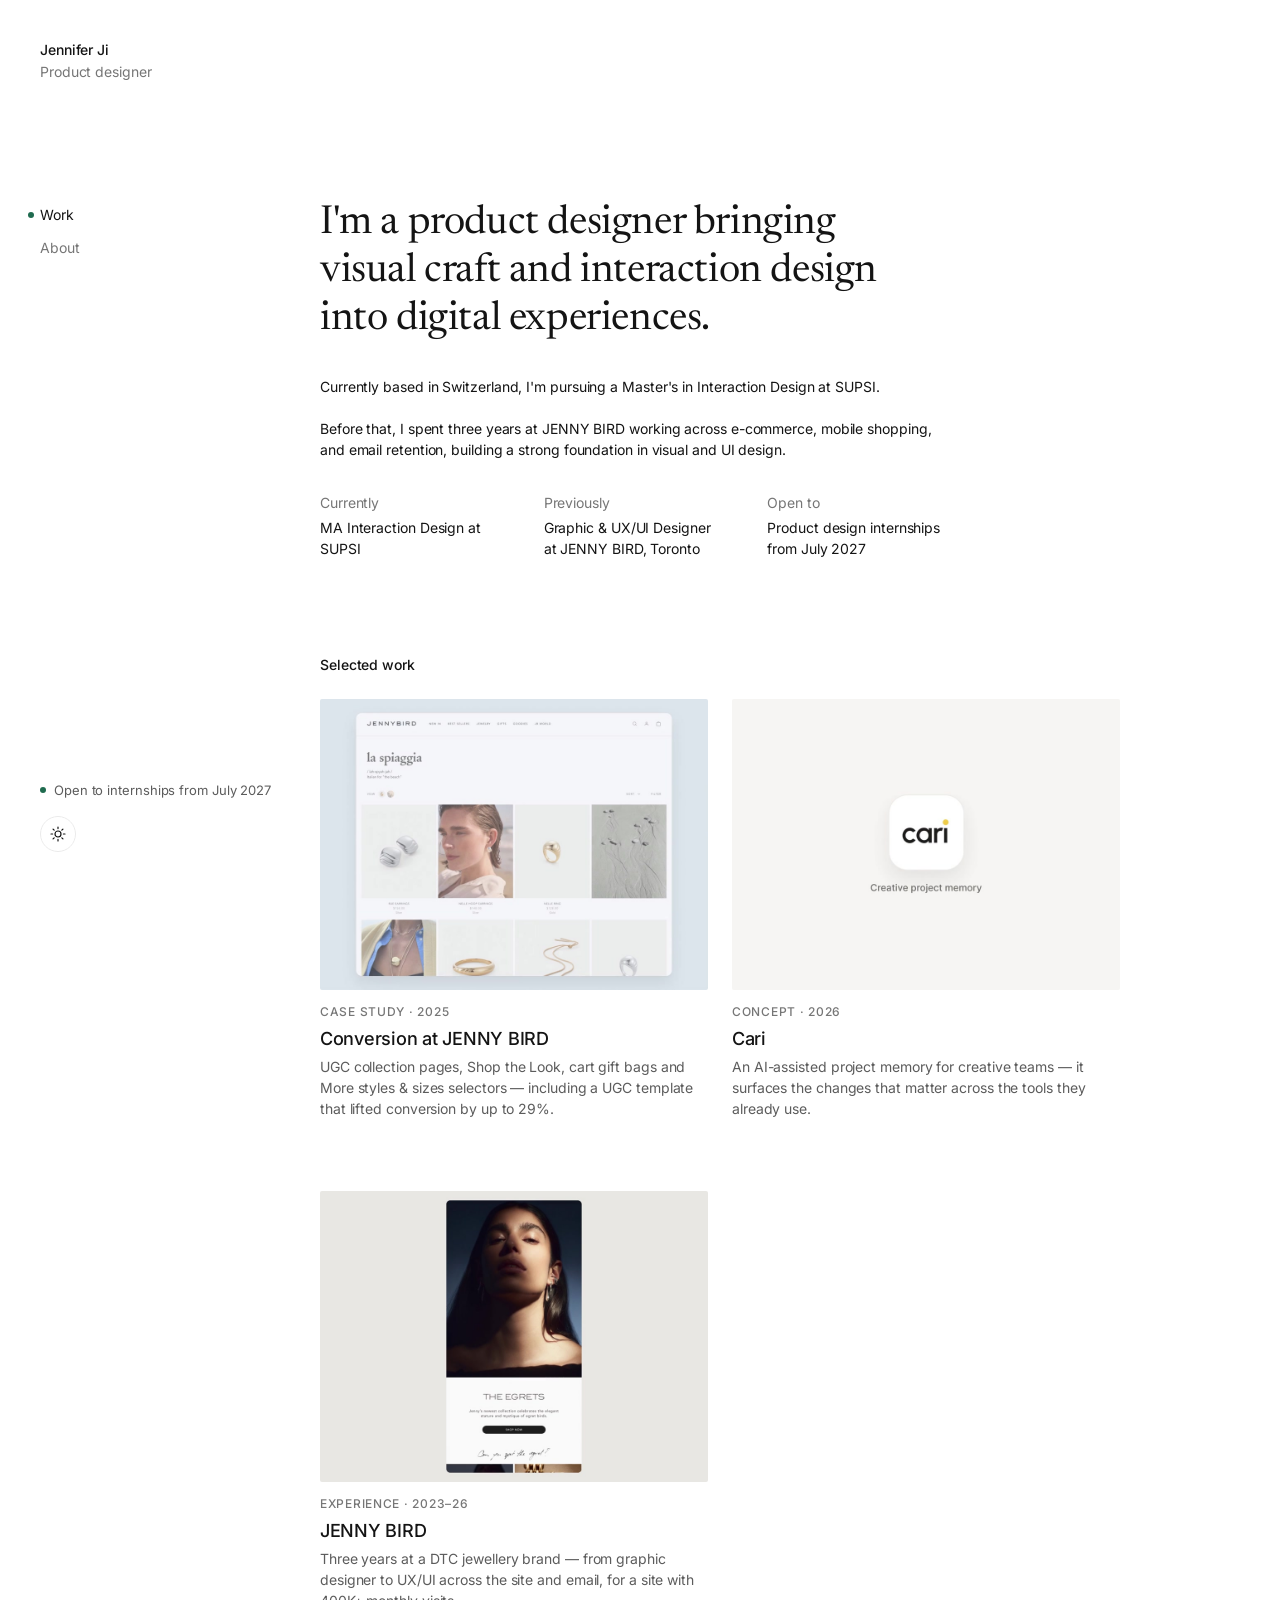
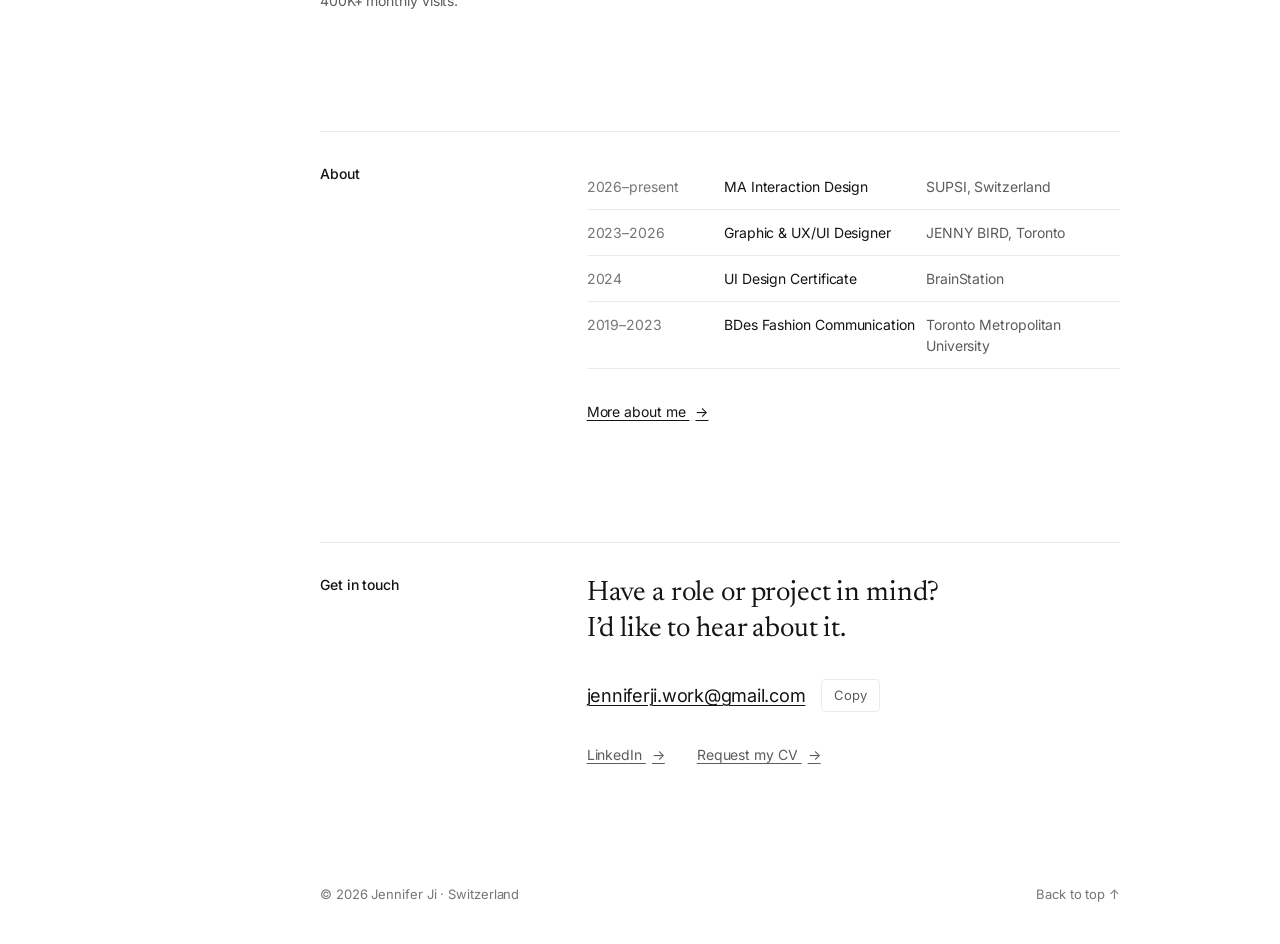
<file: index.html>
<!doctype html>
<html lang="en">
<head>
  <meta charset="utf-8">
  <meta name="viewport" content="width=device-width, initial-scale=1">
  <title>Jennifer Ji — Product designer</title>
  <meta name="description" content="Jennifer Ji is a product designer based in Switzerland, bringing visual craft and interaction design into digital experiences.">
  <link rel="stylesheet" href="/css/fonts.css">
  <link rel="stylesheet" href="/css/styles.css?v=controls-1">
  <script src="/js/main.js?v=clean-urls-1" defer></script>
  <link rel="canonical" href="https://jenniferji.com/">
  <script>if(location.pathname==='/index.html')history.replaceState(null,'','/'+location.search+location.hash);</script>
</head>
<body id="top" data-page="work">
  <a class="skip-link" href="#main">Skip to content</a>
  <!-- Shared navigation: this becomes the same sidebar on future pages. -->
  <header class="sidebar">
    <a class="identity" href="/">Jennifer Ji<span>Product designer</span></a>
    <button class="menu-toggle" type="button" aria-expanded="false" aria-controls="navigation">Menu</button>
    <nav id="navigation" aria-label="Main navigation">
      <a class="active" href="#work" aria-current="page"><span class="dot"></span>Work</a>
      <a href="/about/"><span class="dot invisible"></span>About</a>
      <a class="mobile-contact" href="#contact">Contact</a>
    </nav>
    <div class="rail-footer">
      <p class="availability"><span class="dot"></span>Open to internships from July 2027</p>
      <button class="theme-toggle" type="button" aria-label="Switch to dark theme" aria-pressed="false"><img src="/assets/images/home/theme-light.svg" width="16" height="16" alt=""></button>
    </div>
  </header>

  <main id="main">
    <!-- INTRO: edit your opening statement, bio and current details here. -->
    <section class="intro" aria-labelledby="intro-title">
      <h1 id="intro-title">I'm a product designer bringing visual craft and interaction design into digital experiences.</h1>
      <div class="bio"><p>Currently based in Switzerland, I'm pursuing a Master's in Interaction Design at SUPSI.</p><p>Before that, I spent three years at JENNY BIRD working across e-commerce, mobile shopping, and email retention, building a strong foundation in visual and UI design.</p></div>
      <dl class="facts">
        <div><dt>Currently</dt><dd>MA Interaction Design at SUPSI</dd></div>
        <div><dt>Previously</dt><dd>Graphic &amp; UX/UI Designer at JENNY BIRD, Toronto</dd></div>
        <div><dt>Open to</dt><dd>Product design internships from July 2027</dd></div>
      </dl>
    </section>

    <!-- WORK: cards become links when the project pages are built. -->
    <section class="work" id="work" aria-labelledby="work-title">
      <h2 id="work-title">Selected work</h2>
      <div class="work-grid">
        <article class="project"><a class="project-card-link" href="/projects/conversion/" aria-label="Read Conversion at JENNY BIRD">
          <div class="thumbnail conversion" data-video="/assets/videos/home/conversion-preview.mp4" aria-label="Shop the Look website preview"><img class="video-poster" src="/assets/images/home/conversion-poster.jpg" alt="JENNY BIRD Shop the Look preview" width="936" height="702" loading="lazy"></div>
          <div class="project-caption"><span class="project-type">Case study · 2025</span><h3>Conversion at JENNY BIRD</h3><p>UGC collection pages, Shop the Look, cart gift bags and More styles &amp; sizes selectors — including a UGC template that lifted conversion by up to 29%.</p></div>
        </a></article>
        <article class="project"><a class="project-card-link" href="/projects/cari/" aria-label="Read Cari case study">
          <div class="thumbnail cari" data-video="/assets/videos/home/cari-preview.mp4" aria-label="Cari, creative project memory"><img class="video-poster" src="/assets/images/home/cari-poster.jpg" alt="Cari — creative project memory" width="936" height="702" loading="lazy"></div>
          <div class="project-caption"><span class="project-type">Concept · 2026</span><h3>Cari</h3><p>An AI-assisted project memory for creative teams — it surfaces the changes that matter across the tools they already use.</p></div>
        </a></article>
        <article class="project"><a class="project-card-link" href="/projects/jenny-bird/" aria-label="Read JENNY BIRD experience">
          <!-- Still image remains visible while the video loads. -->
          <div class="thumbnail jenny-bird" data-video="/assets/videos/home/jenny-bird-preview.mp4" aria-label="JENNY BIRD email and shopping preview"><img class="video-poster" src="/assets/images/home/jenny-bird-poster.jpg" alt="JENNY BIRD email and shopping preview" width="936" height="702" loading="lazy"></div>
          <div class="project-caption"><span class="project-type">Experience · 2023–26</span><h3>JENNY BIRD</h3><p>Three years at a DTC jewellery brand — from graphic designer to UX/UI across the site and email, for a site with 400K+ monthly visits.</p></div>
        </a></article>
      </div>
    </section>

    <section class="section-row" id="about" aria-labelledby="about-title">
      <h2 id="about-title">About</h2>
      <div class="section-body">
        <dl class="experience">
          <div><dt>2026–present</dt><dd>MA Interaction Design</dd><dd>SUPSI, Switzerland</dd></div>
          <div><dt>2023–2026</dt><dd>Graphic &amp; UX/UI Designer</dd><dd>JENNY BIRD, Toronto</dd></div>
          <div><dt>2024</dt><dd>UI Design Certificate</dd><dd>BrainStation</dd></div>
          <div><dt>2019–2023</dt><dd>BDes Fashion Communication</dd><dd>Toronto Metropolitan University</dd></div>
        </dl>
        <a class="about-page-link" href="/about/">More about me <span aria-hidden="true">→</span></a>
      </div>
    </section>

    <section class="section-row" id="contact" aria-labelledby="contact-title">
      <h2 id="contact-title">Get in touch</h2>
      <div class="section-body contact-body">
        <p class="contact-statement">Have a role or project in mind?<br>I’d like to hear about it.</p>
        <div class="email-row"><a href="mailto:jenniferji.work@gmail.com">jenniferji.work@gmail.com</a><button type="button" class="copy-button">Copy</button></div>
        <p class="copy-status sr-only" role="status"></p>
        <div class="contact-links"><a href="https://www.linkedin.com/in/jenniferjii/" target="_blank" rel="noopener noreferrer">LinkedIn <span aria-hidden="true">→</span></a><a href="mailto:jenniferji.work@gmail.com?subject=CV%20request">Request my CV <span aria-hidden="true">→</span></a></div>
      </div>
    </section>
    <footer><p>© 2026 Jennifer Ji · Switzerland</p><a href="#top">Back to top ↑</a></footer>
  </main>
</body>
</html>
</file>
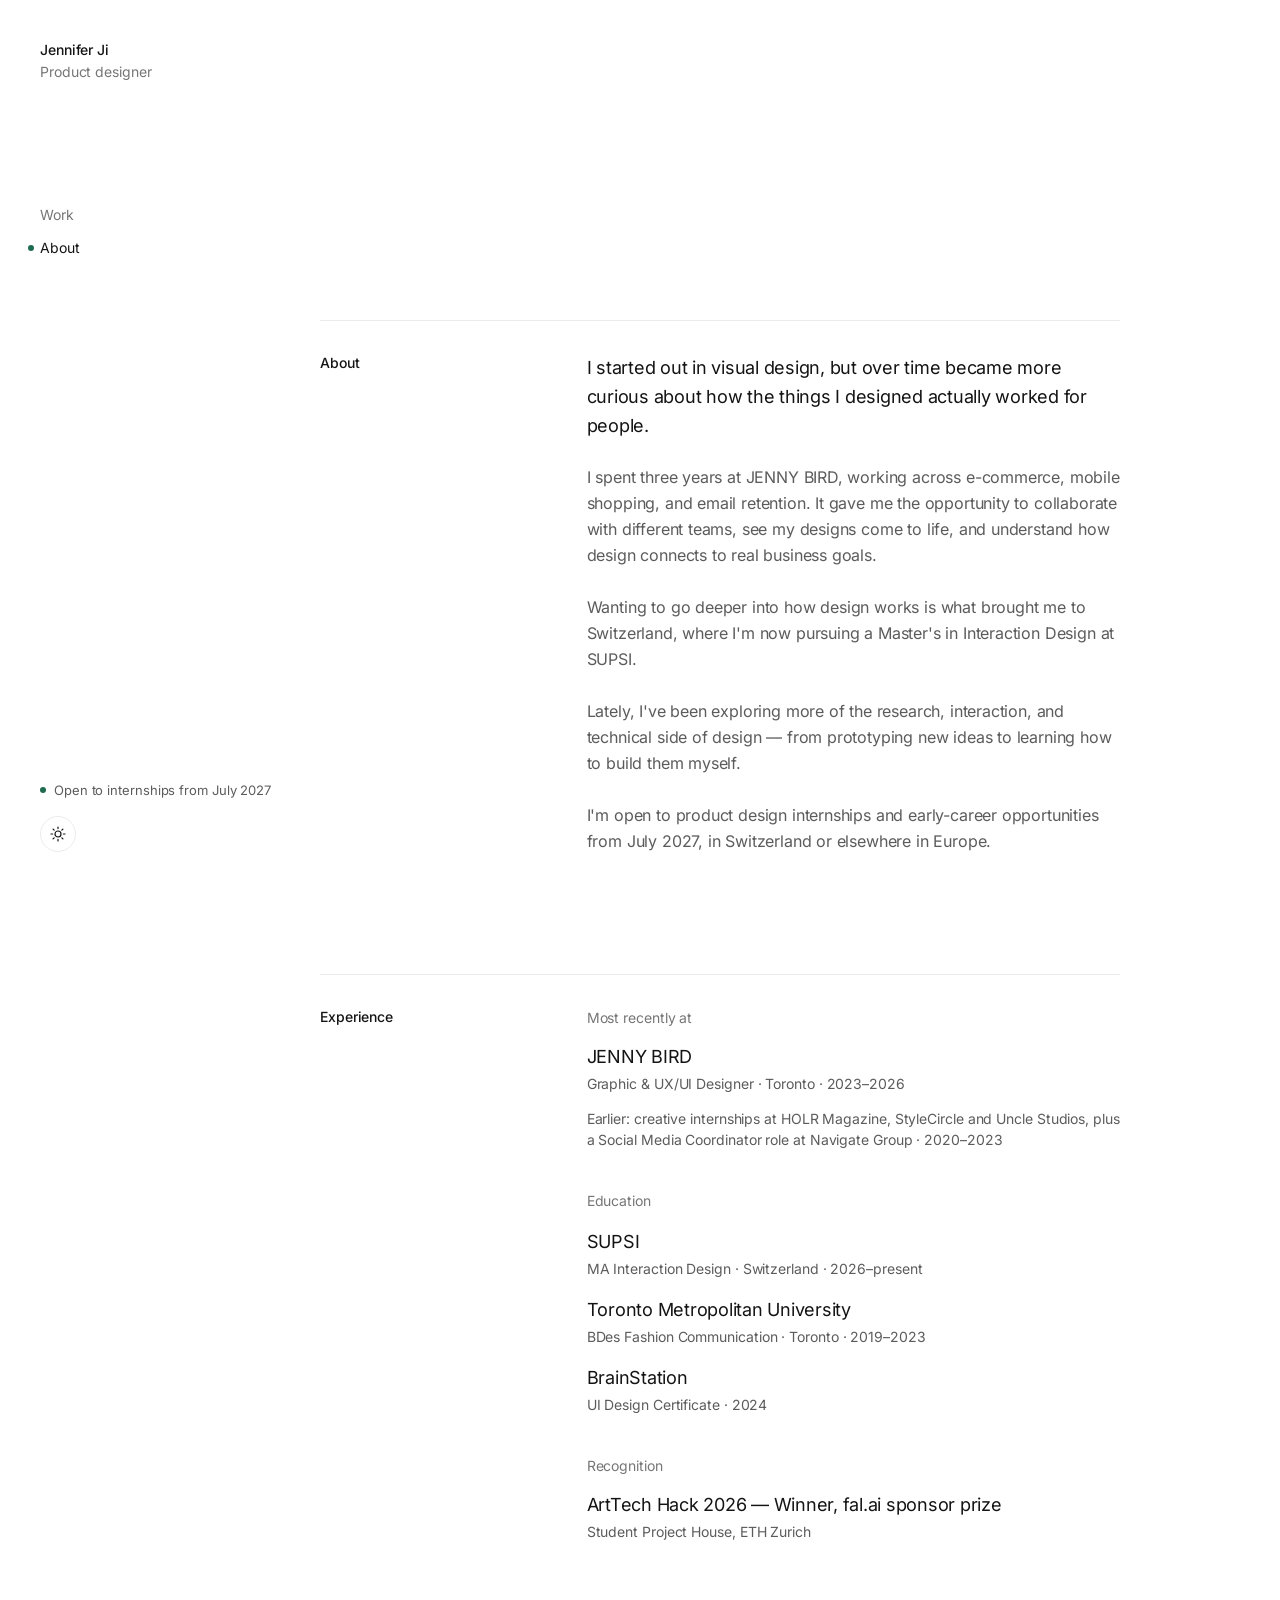
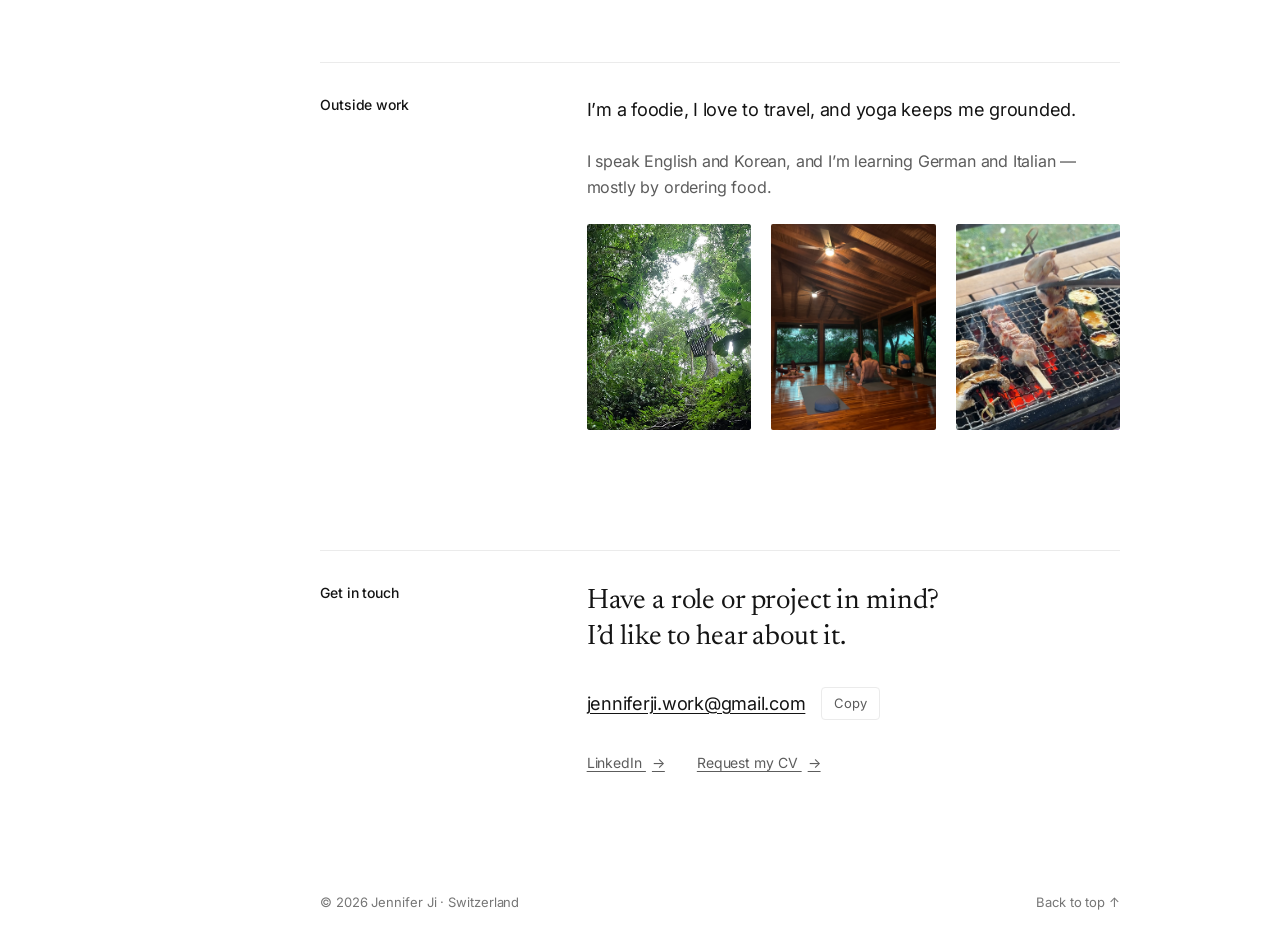
<file: about/index.html>
<!doctype html>
<html lang="en">
<head>
  <meta charset="utf-8">
  <meta name="viewport" content="width=device-width, initial-scale=1">
  <title>About — Jennifer Ji</title>
  <meta name="description" content="About Jennifer Ji: visual design, interaction design, experience at JENNY BIRD, and a Master’s in Interaction Design at SUPSI.">
  <link rel="stylesheet" href="/css/fonts.css">
  <link rel="stylesheet" href="/css/styles.css?v=controls-1">
  <script src="/js/main.js?v=clean-urls-1" defer></script>
  <link rel="canonical" href="https://jenniferji.com/about/">
</head>
<body id="top" class="about-page" data-page="about">
  <a class="skip-link" href="#main">Skip to content</a>
  <header class="sidebar">
    <a class="identity" href="/">Jennifer Ji<span>Product designer</span></a>
    <button class="menu-toggle" type="button" aria-expanded="false" aria-controls="navigation">Menu</button>
    <nav id="navigation" aria-label="Main navigation">
      <a href="/#work"><span class="dot invisible"></span>Work</a>
      <a class="active" href="/about/" aria-current="page"><span class="dot"></span>About</a>
      <a class="mobile-contact" href="#contact">Contact</a>
    </nav>
    <div class="rail-footer">
      <p class="availability"><span class="dot"></span>Open to internships from July 2027</p>
      <button class="theme-toggle" type="button" aria-label="Switch to dark theme" aria-pressed="false"><img src="/assets/images/home/theme-light.svg" width="16" height="16" alt=""></button>
    </div>
  </header>
  <main id="main">
    <section class="section-row about-section about-story" id="about" aria-labelledby="about-heading">
      <h1 id="about-heading" class="section-label">About</h1>
      <div class="section-body about-copy">
        <p class="about-lead">I started out in visual design, but over time became more curious about how the things I designed actually worked for people.</p>
        <div class="story-paragraphs">
          <p>I spent three years at JENNY BIRD, working across e-commerce, mobile shopping, and email retention. It gave me the opportunity to collaborate with different teams, see my designs come to life, and understand how design connects to real business goals.</p>
          <p>Wanting to go deeper into how design works is what brought me to Switzerland, where I'm now pursuing a Master's in Interaction Design at SUPSI.</p>
          <p>Lately, I've been exploring more of the research, interaction, and technical side of design — from prototyping new ideas to learning how to build them myself.</p>
          <p>I'm open to product design internships and early-career opportunities from July 2027, in Switzerland or elsewhere in Europe.</p>
        </div>
      </div>
    </section>
    <section class="section-row about-section" aria-labelledby="experience-heading">
      <h2 id="experience-heading">Experience</h2>
      <div class="section-body career-groups">
        <section class="career-group" aria-labelledby="recent-heading">
          <h3 id="recent-heading" class="career-label">Most recently at</h3>
          <div class="career-entry"><p class="entry-title">JENNY BIRD</p><p>Graphic &amp; UX/UI Designer · Toronto · 2023–2026</p></div>
          <p>Earlier: creative internships at HOLR Magazine, StyleCircle and Uncle Studios, plus a Social Media Coordinator role at Navigate Group · 2020–2023</p>
        </section>
        <section class="career-group education" aria-labelledby="education-heading">
          <h3 id="education-heading" class="career-label">Education</h3>
          <div class="career-entry"><p class="entry-title">SUPSI</p><p>MA Interaction Design · Switzerland · 2026–present</p></div>
          <div class="career-entry"><p class="entry-title">Toronto Metropolitan University</p><p>BDes Fashion Communication · Toronto · 2019–2023</p></div>
          <div class="career-entry"><p class="entry-title">BrainStation</p><p>UI Design Certificate · 2024</p></div>
        </section>
        <section class="career-group" aria-labelledby="recognition-heading">
          <h3 id="recognition-heading" class="career-label">Recognition</h3>
          <div class="career-entry"><p class="entry-title">ArtTech Hack 2026 — Winner, fal.ai sponsor prize</p><p>Student Project House, ETH Zurich</p></div>
        </section>
      </div>
    </section>
    <section class="section-row about-section" aria-labelledby="outside-heading">
      <h2 id="outside-heading">Outside work</h2>
      <div class="section-body about-copy">
        <p class="about-lead">I’m a foodie, I love to travel, and yoga keeps me grounded.</p>
        <p class="about-body">I speak English and Korean, and I’m learning German and Italian — mostly by ordering food.</p>
        <div class="about-photos">
          <div class="about-photo"><img src="/assets/images/about/forest.png" width="200" height="250" alt="Lush green forest and a treehouse" loading="lazy"></div>
          <div class="about-photo travel-photo"><img src="/assets/images/about/travel.png" alt="Open wooden pavilion surrounded by greenery" loading="lazy"></div>
          <div class="about-photo"><img src="/assets/images/about/barbecue.png" width="200" height="250" alt="Skewers and vegetables cooking over a charcoal grill" loading="lazy"></div>
        </div>
      </div>
    </section>
    <section class="section-row about-section" id="contact" aria-labelledby="contact-title">
      <h2 id="contact-title">Get in touch</h2>
      <div class="section-body contact-body">
        <p class="contact-statement">Have a role or project in mind?<br>I’d like to hear about it.</p>
        <div class="email-row"><a href="mailto:jenniferji.work@gmail.com">jenniferji.work@gmail.com</a><button type="button" class="copy-button">Copy</button></div>
        <p class="copy-status sr-only" role="status"></p>
        <div class="contact-links"><a href="https://www.linkedin.com/in/jenniferjii/" target="_blank" rel="noopener noreferrer">LinkedIn <span aria-hidden="true">→</span></a><a href="mailto:jenniferji.work@gmail.com?subject=CV%20request">Request my CV <span aria-hidden="true">→</span></a></div>
      </div>
    </section>
    <footer><p>© 2026 Jennifer Ji · Switzerland</p><a href="#top">Back to top ↑</a></footer>
  </main>
</body>
</html>
</file>
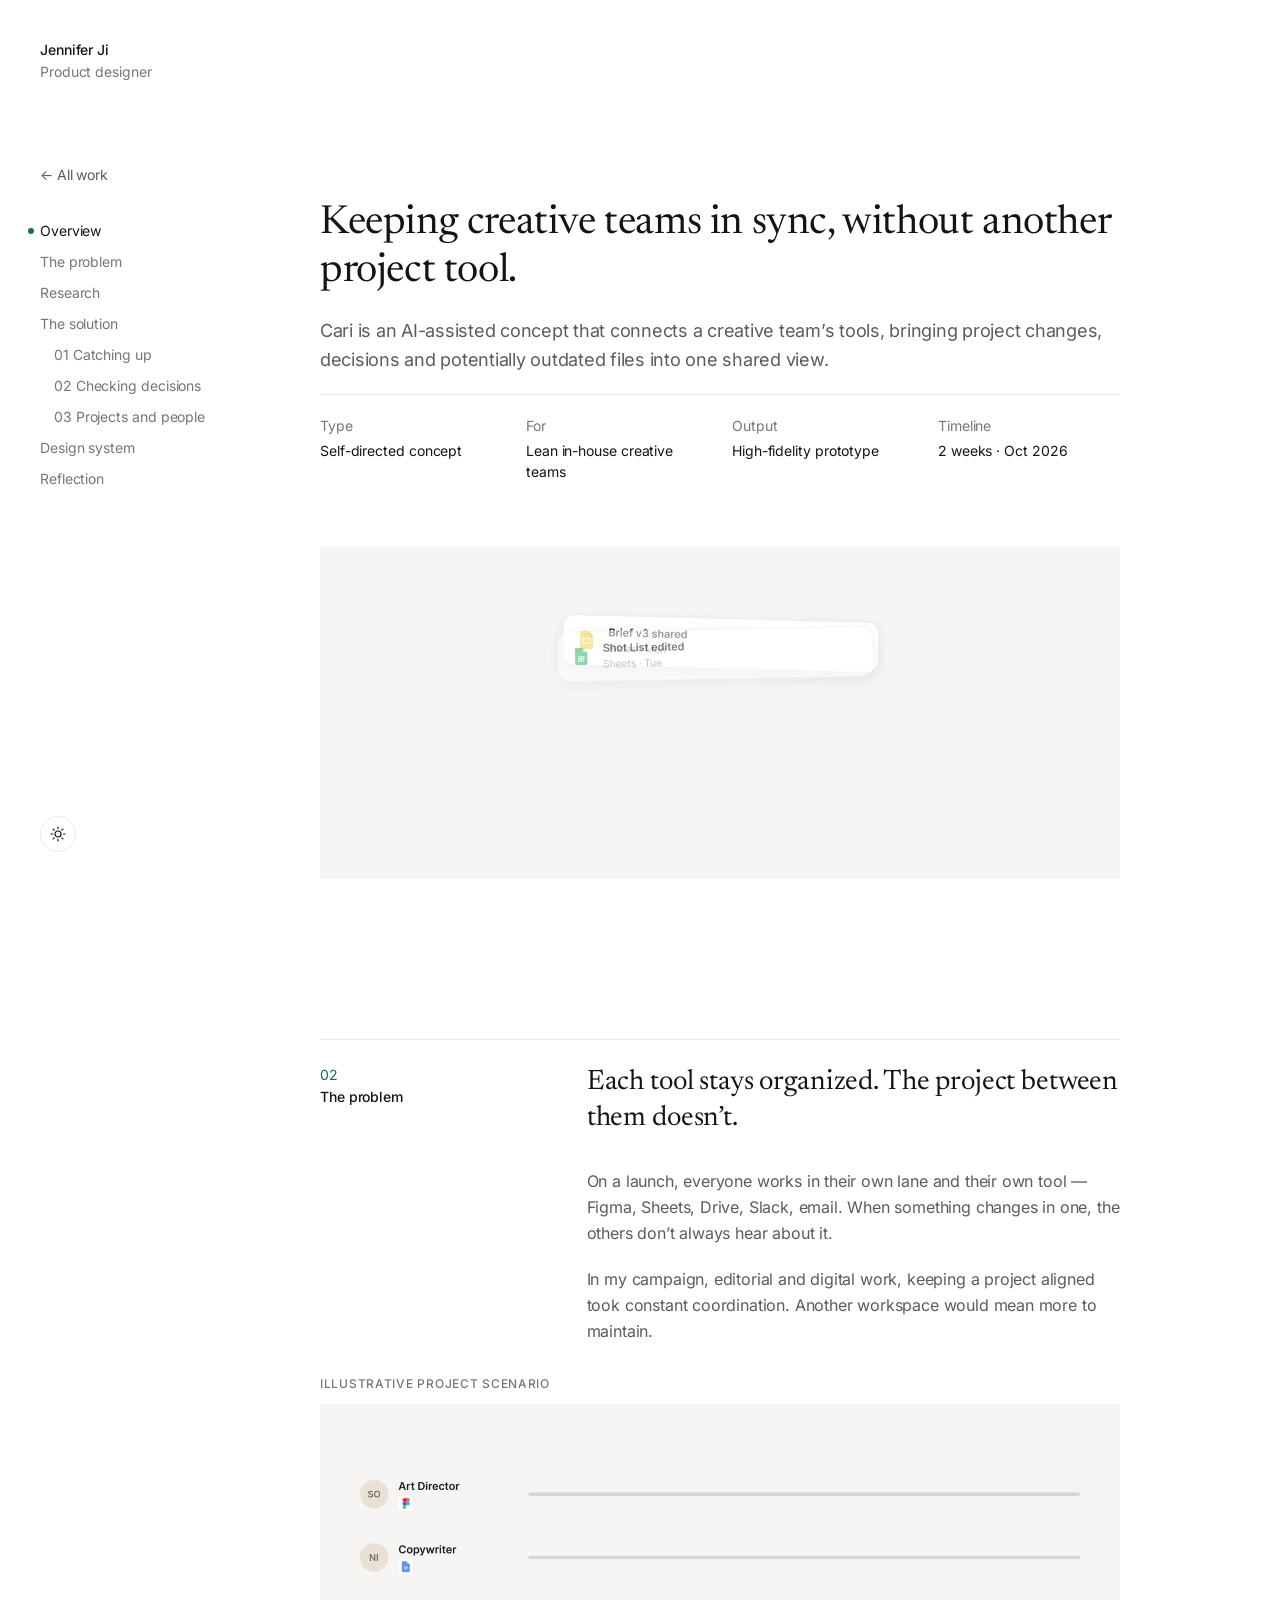
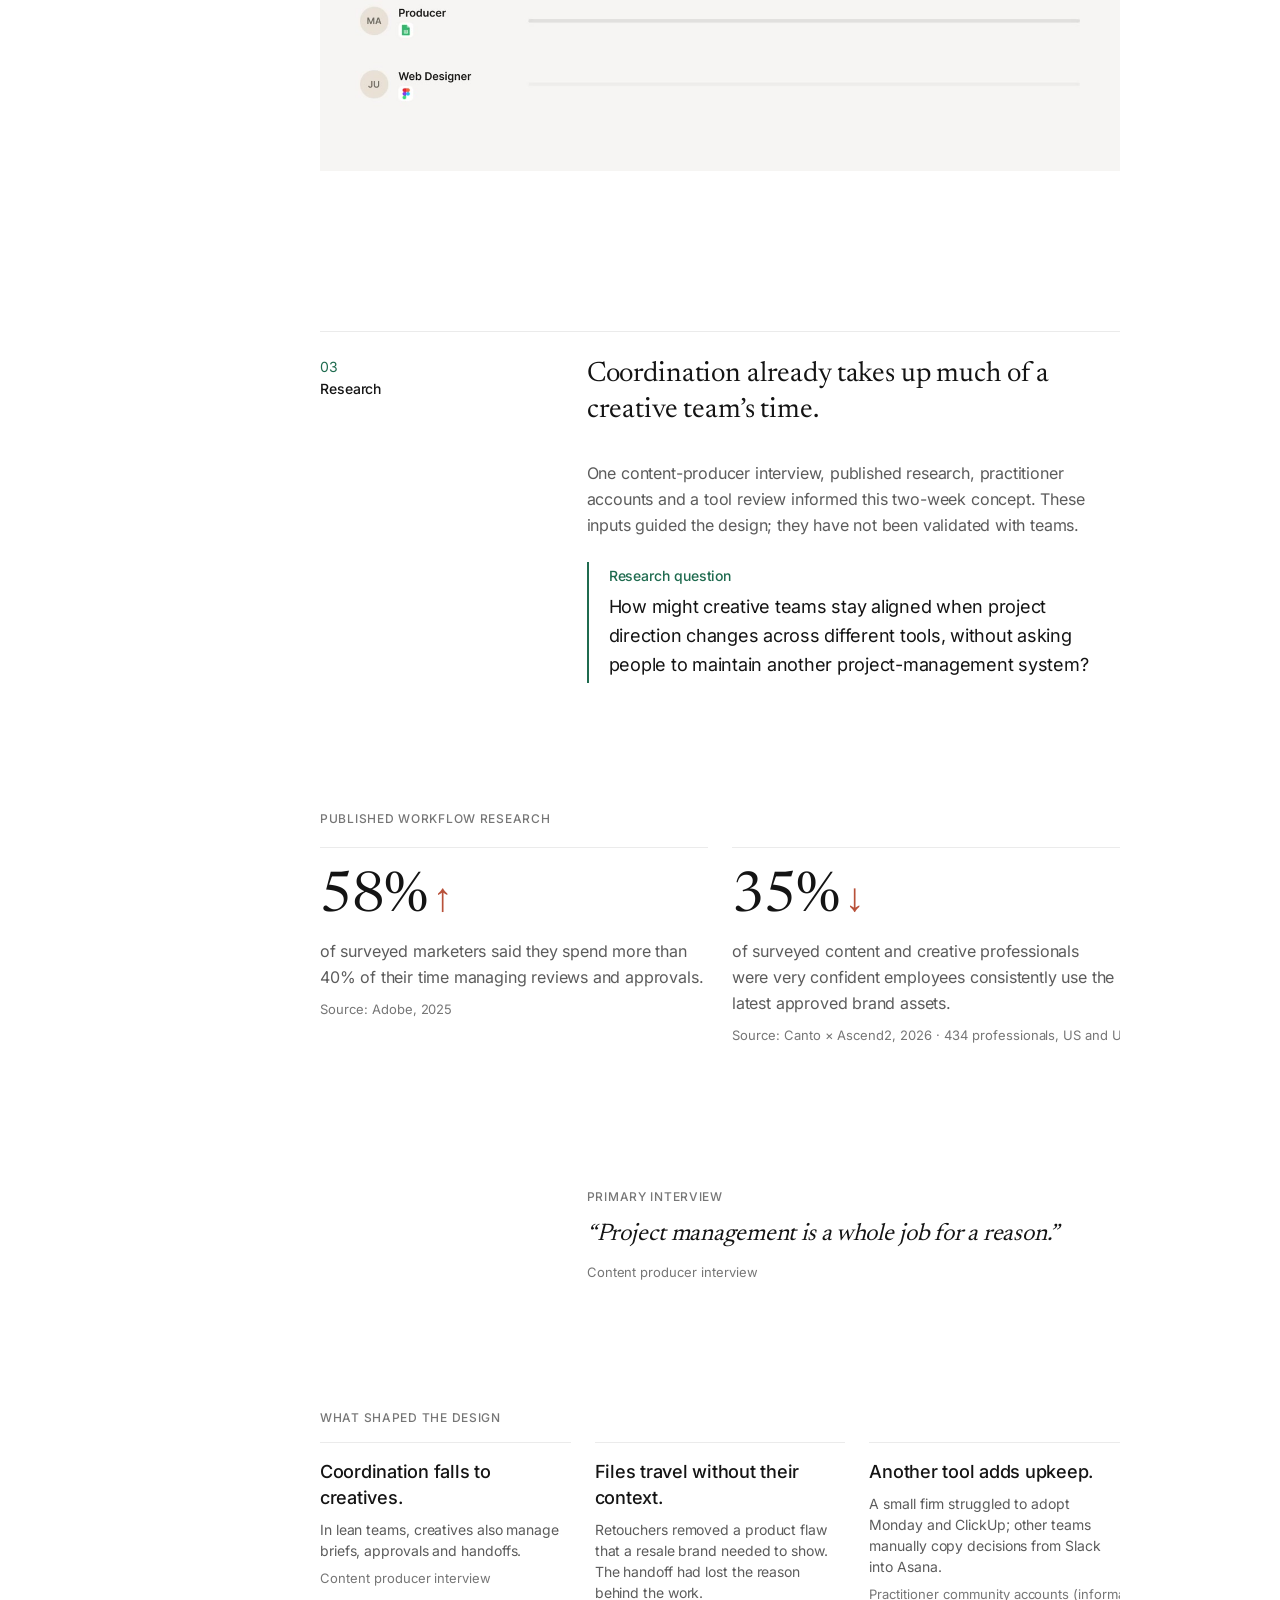
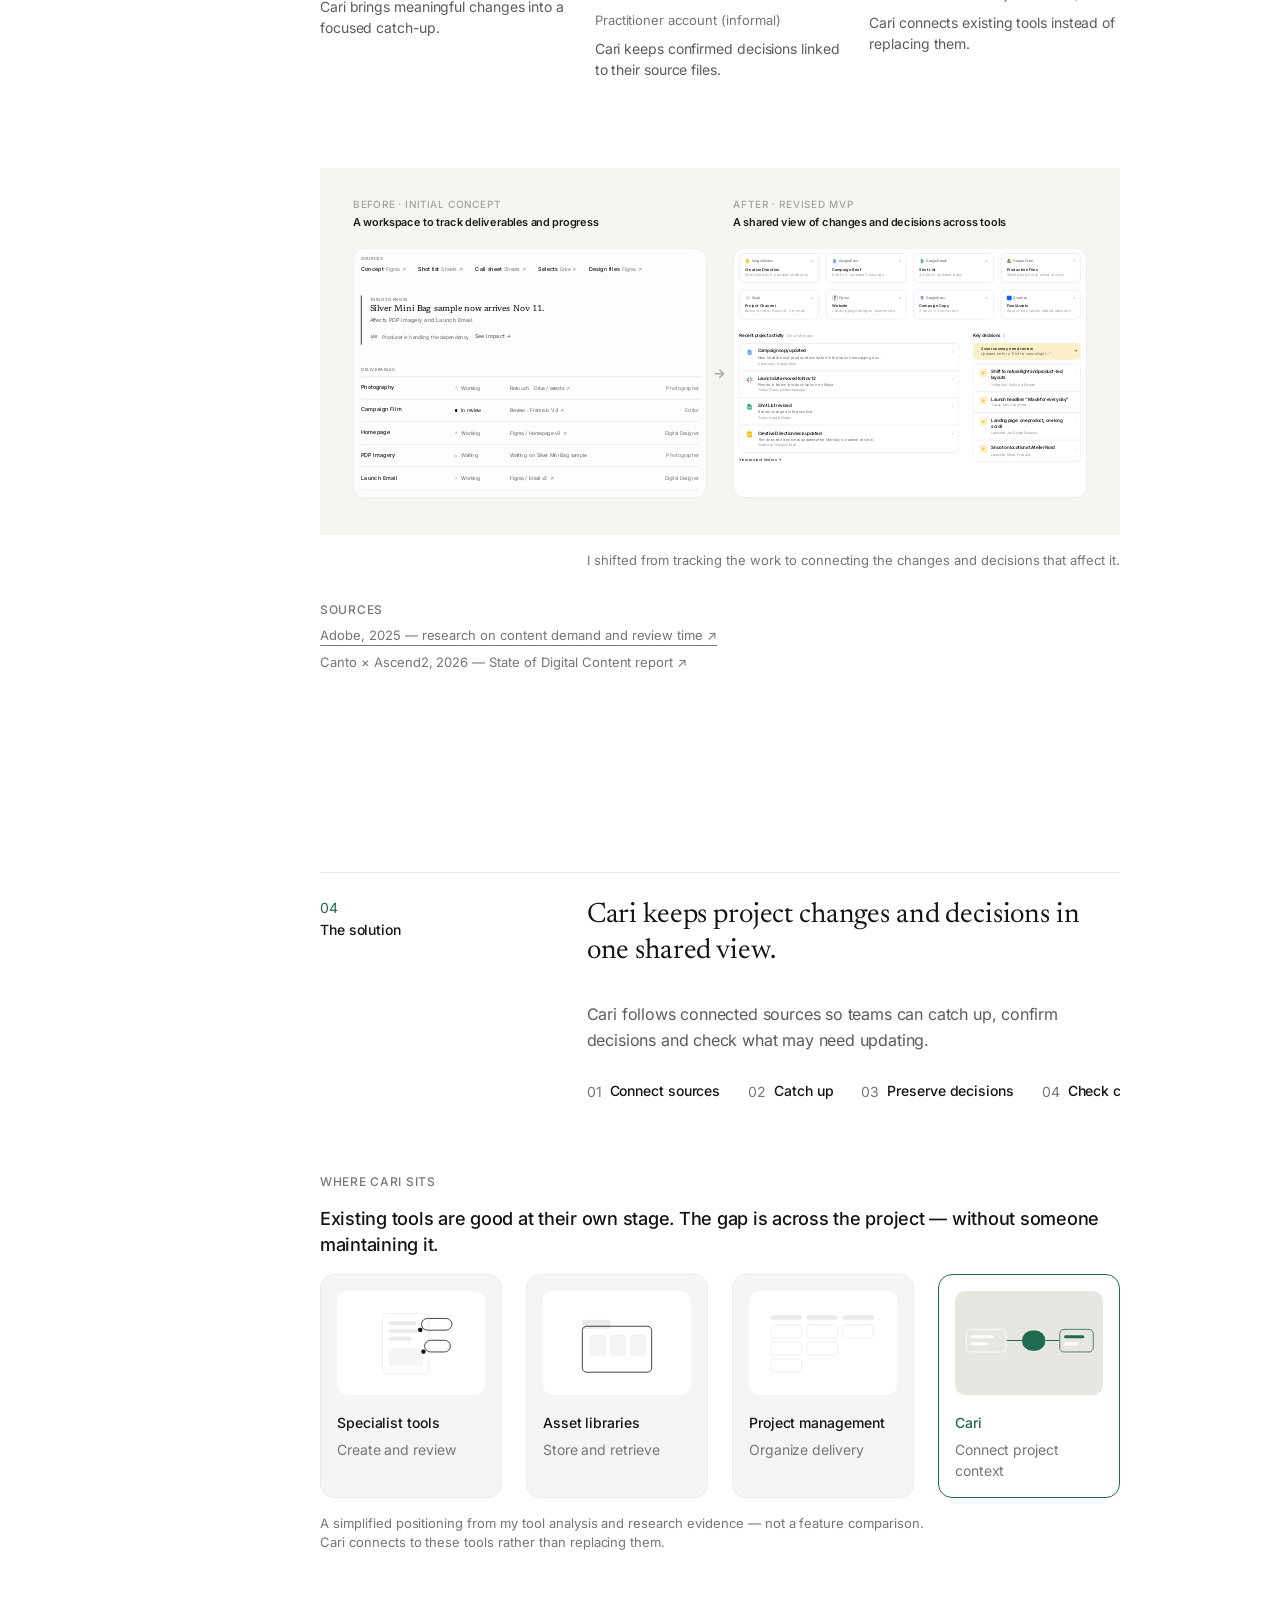
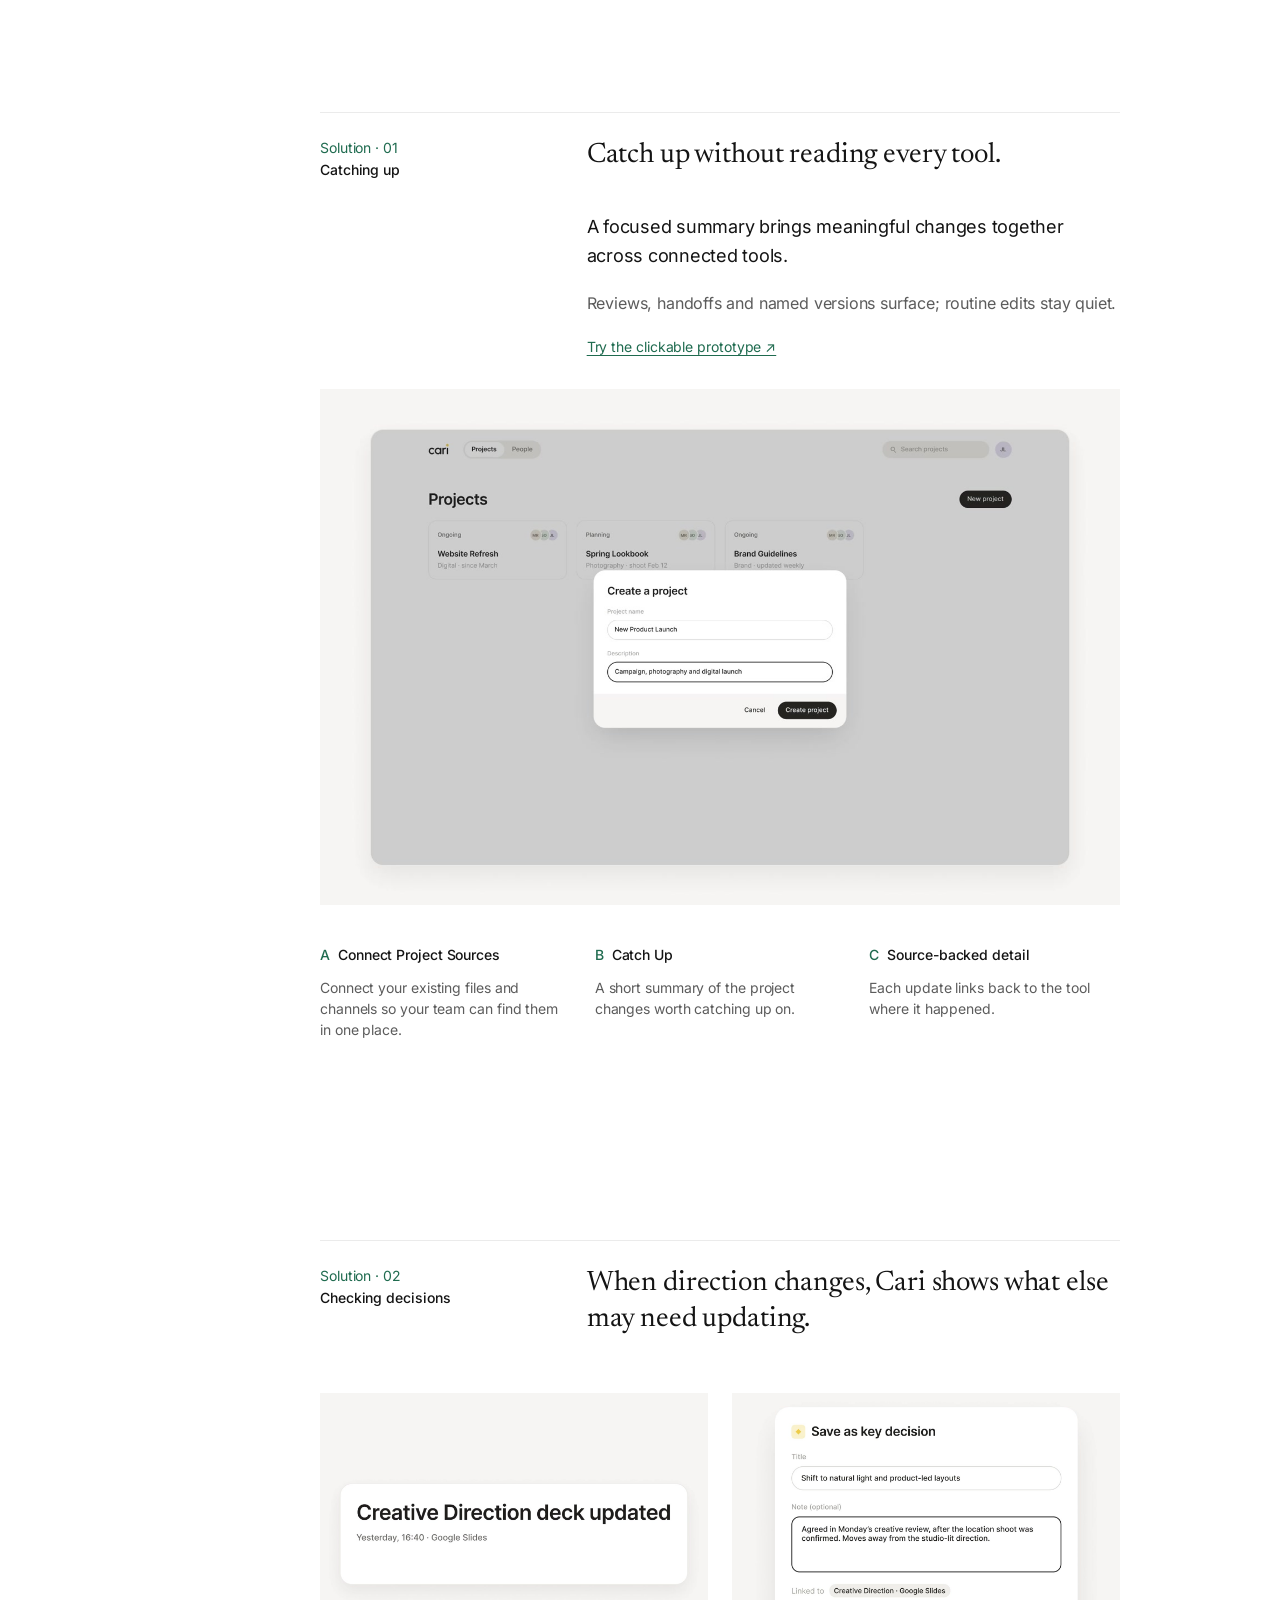
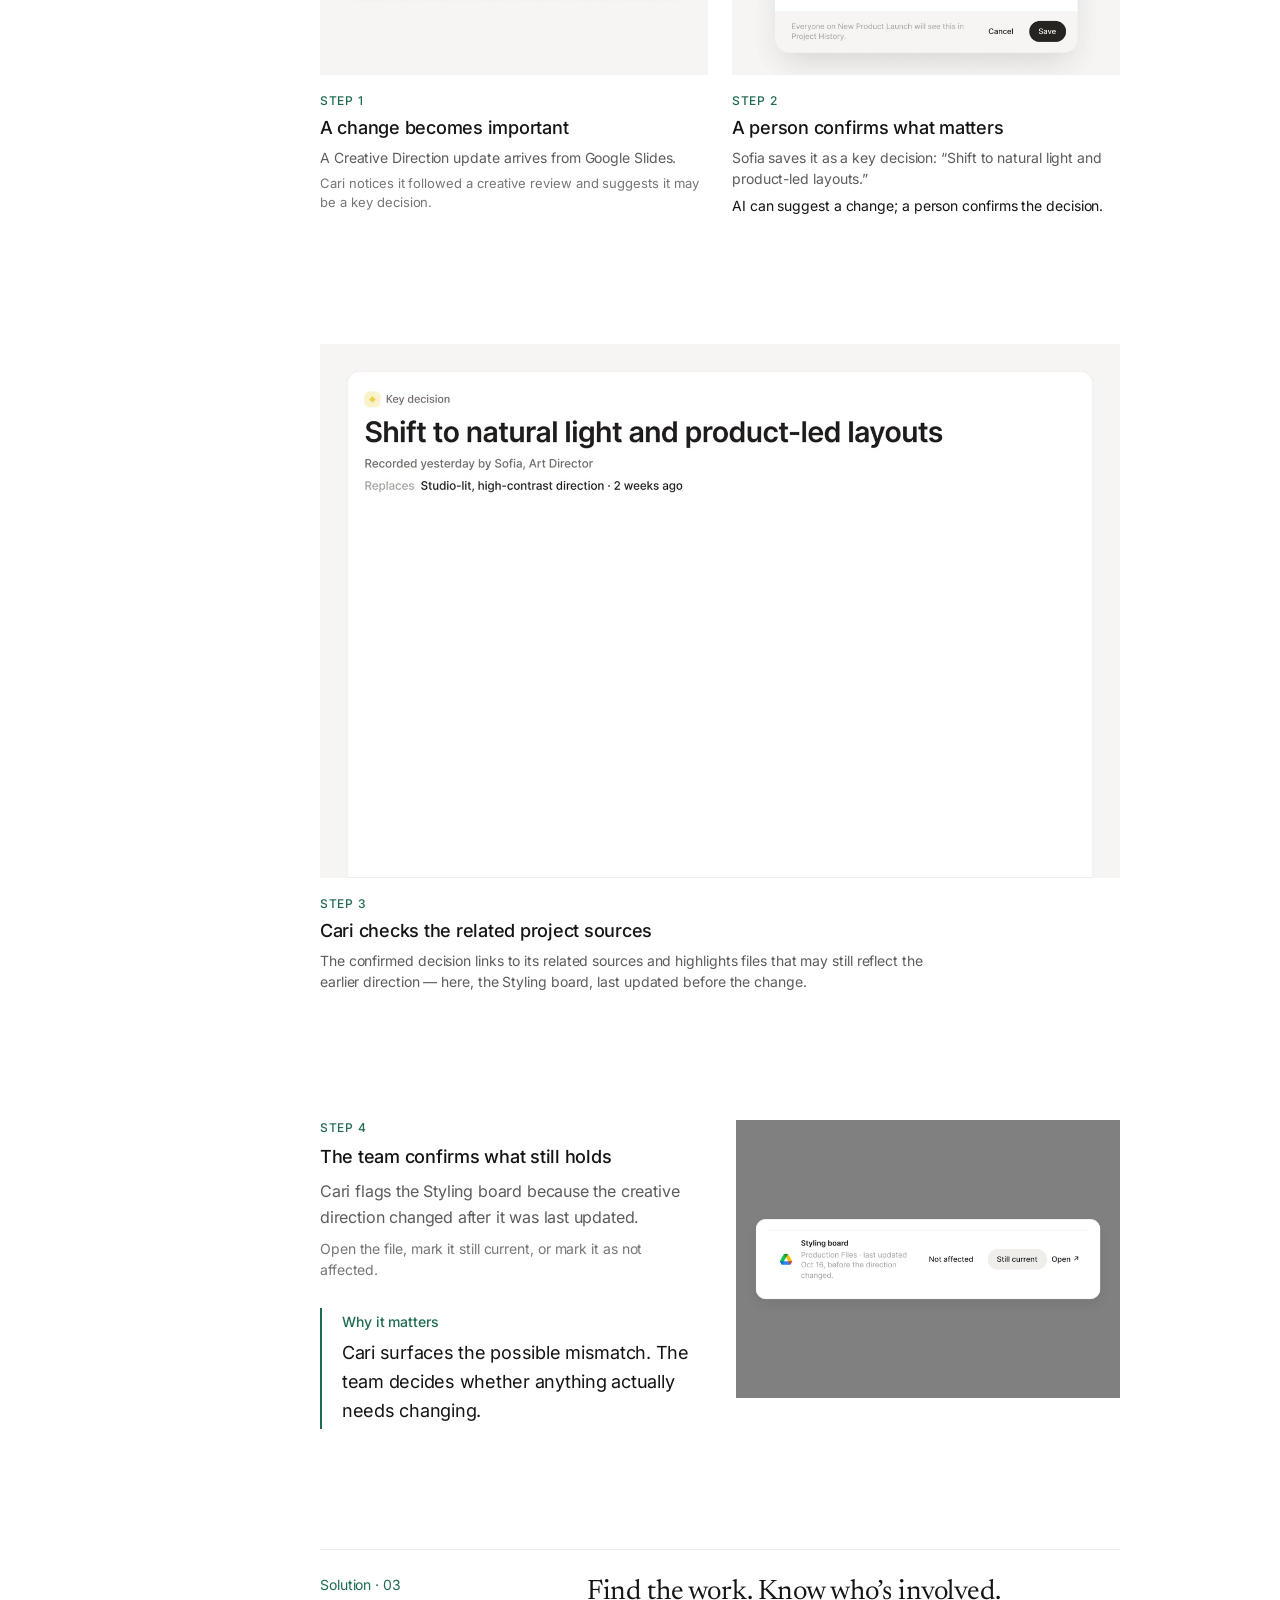
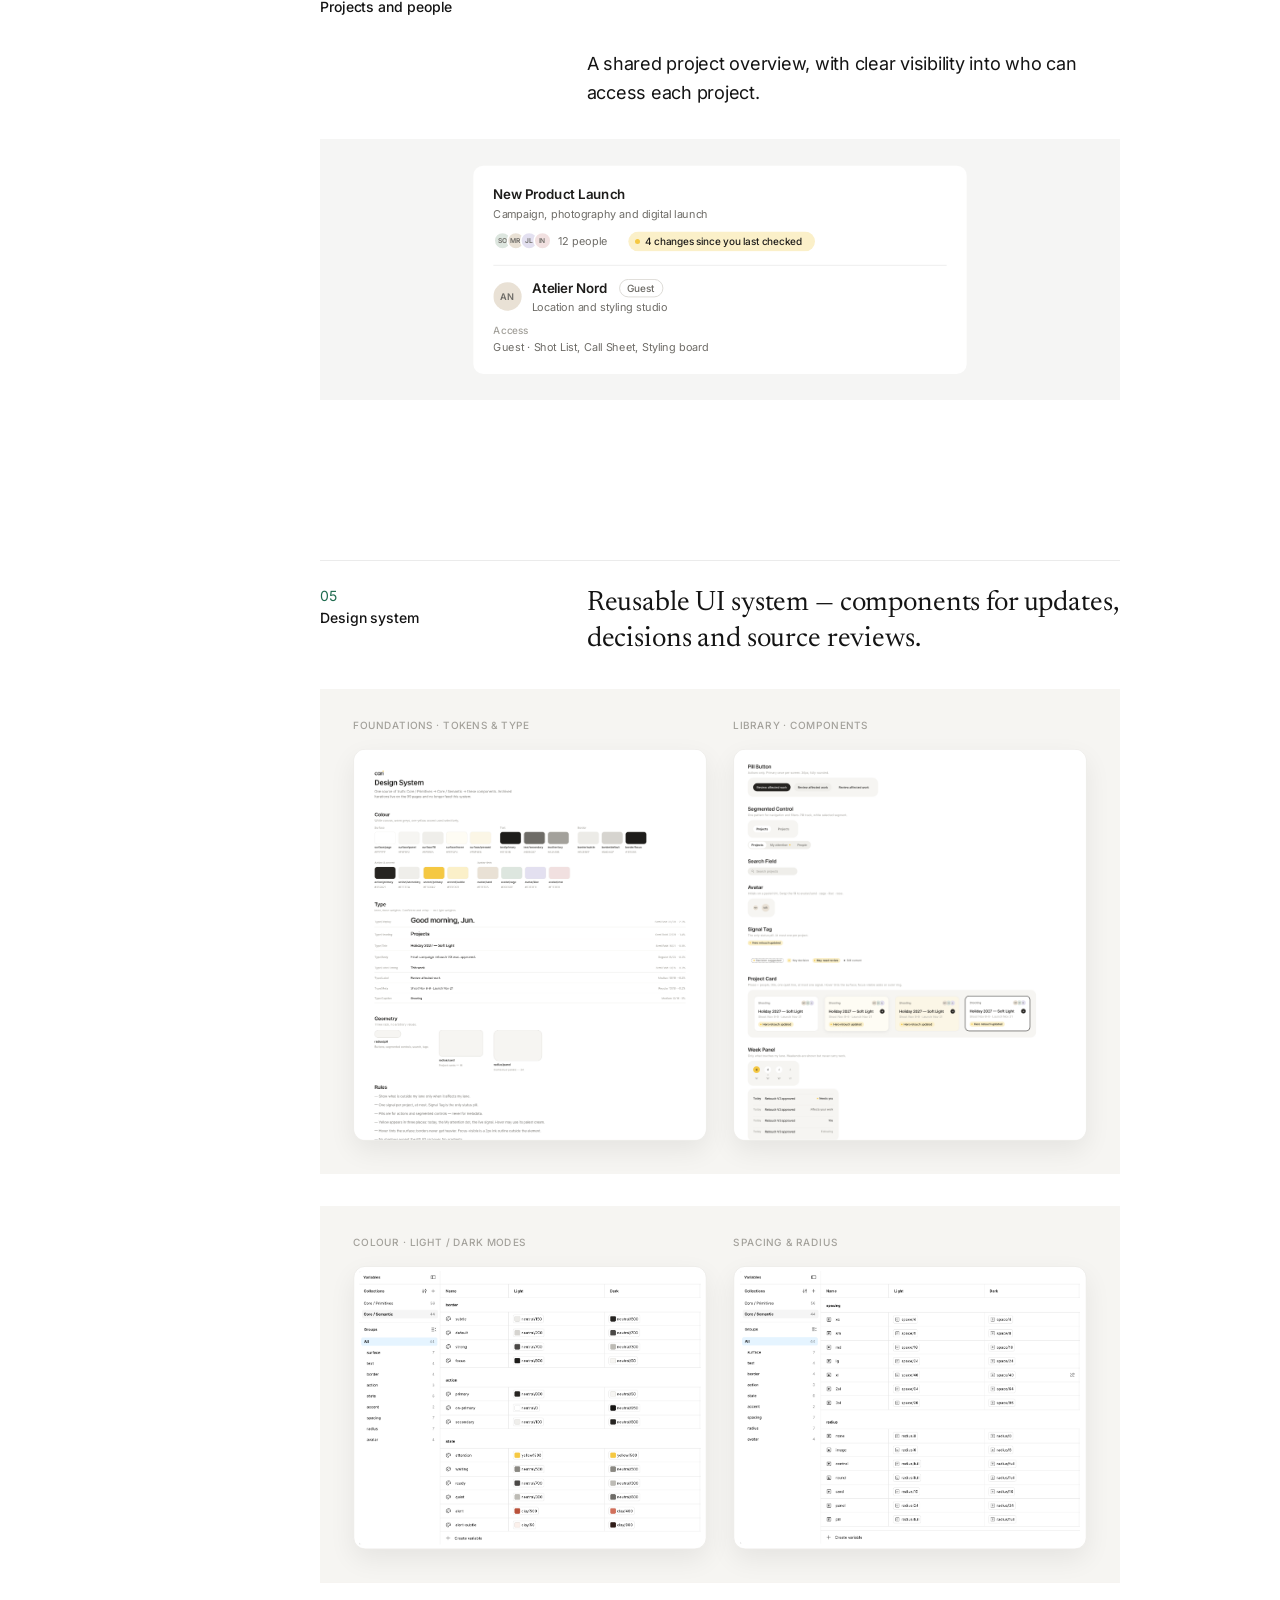
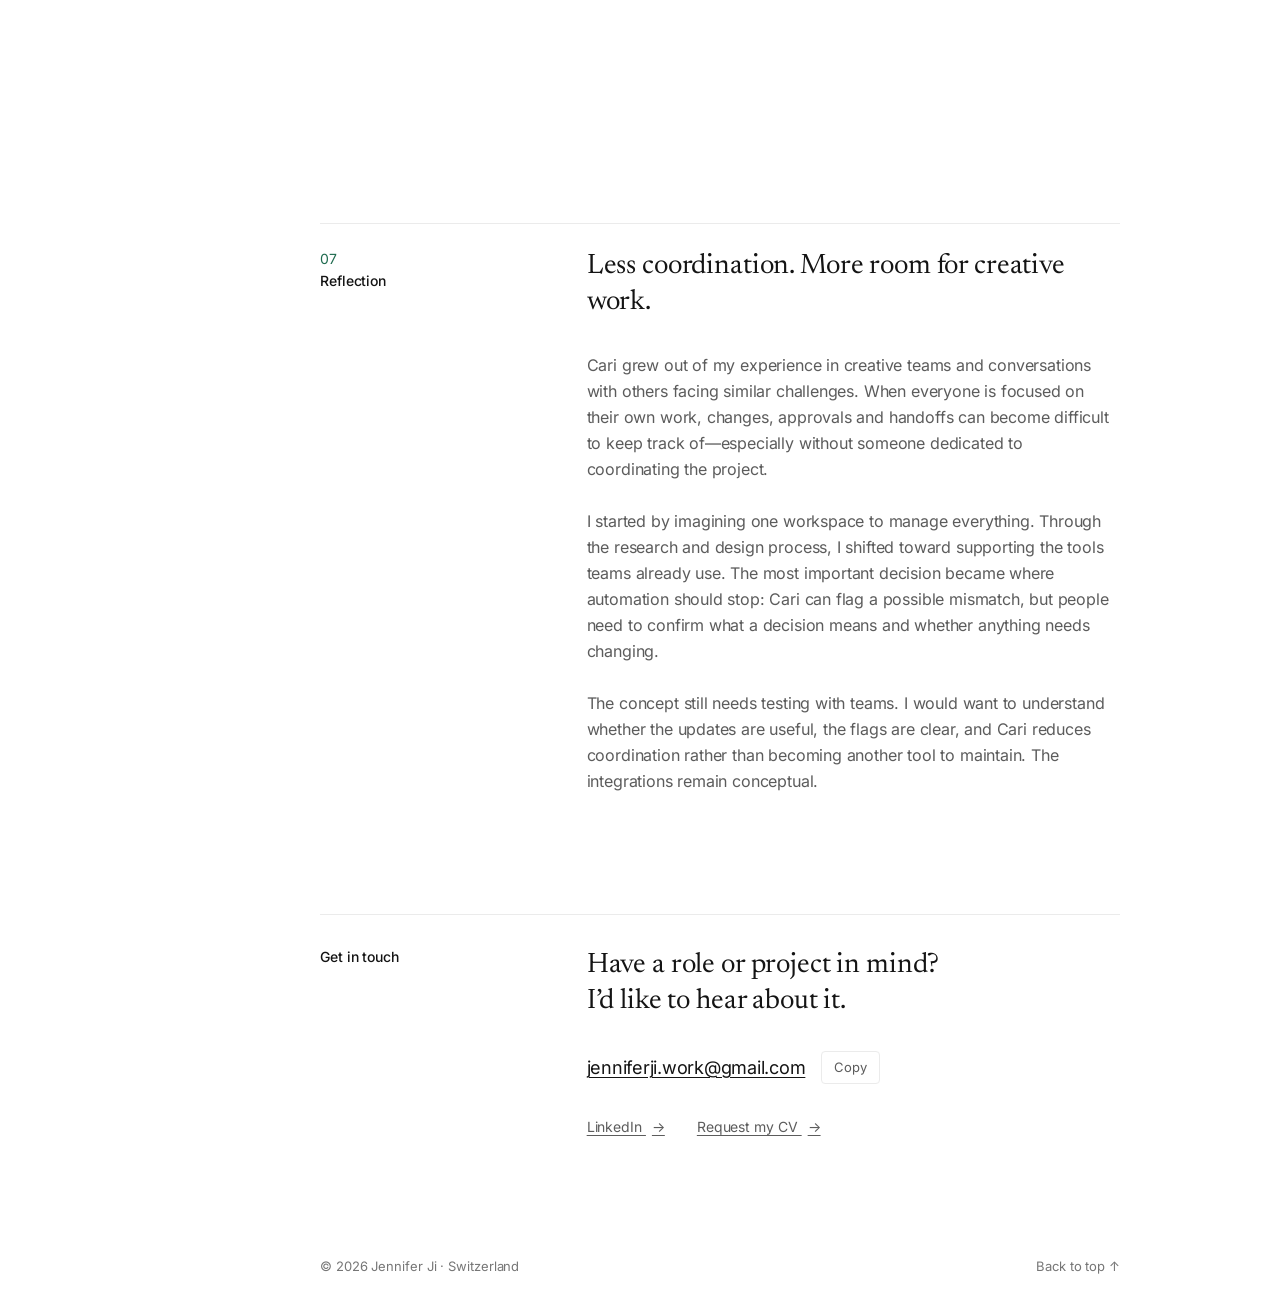
<file: projects/cari/index.html>
<!doctype html>
<html lang="en">
<head>
  <meta charset="utf-8">
  <meta name="viewport" content="width=device-width, initial-scale=1">
  <title>Cari — Jennifer Ji</title>
  <meta name="description" content="Cari, an AI-assisted concept for keeping creative teams aligned across their existing tools. A product design case study by Jennifer Ji.">
  <link rel="stylesheet" href="/css/fonts.css">
  <link rel="stylesheet" href="/css/styles.css?v=controls-1">
  <script src="/js/main.js?v=clean-urls-1" defer></script>
  <link rel="stylesheet" href="/css/conversion.css?v=gift-size-1">
  <link rel="canonical" href="https://jenniferji.com/projects/cari/">
<link rel="stylesheet" href="/css/cari.css?v=3"><script src="/js/cari.js?v=3" defer></script></head>
<body id="top" class="conversion-page cari-page" data-page="cari"><a class="skip-link" href="#main">Skip to content</a>  <header class="sidebar case-sidebar">
    <a class="identity" href="/">Jennifer Ji<span>Product designer</span></a>
    <button class="menu-toggle" type="button" aria-expanded="false" aria-controls="navigation">Menu</button>
    <a class="all-work" href="/#work">← All work</a><nav id="navigation" aria-label="Cari case study sections"><a class="mobile-all-work" href="/#work">← All work</a><a href="#overview" class="active" aria-current="location"><span class="dot"></span>Overview</a><a href="#problem"><span class="dot invisible"></span>The problem</a><a href="#research"><span class="dot invisible"></span>Research</a><a href="#solution"><span class="dot invisible"></span>The solution</a><a href="#catching-up" class="nav-sub"><span class="dot invisible"></span>01 Catching up</a><a href="#checking-decisions" class="nav-sub"><span class="dot invisible"></span>02 Checking decisions</a><a href="#projects-people" class="nav-sub"><span class="dot invisible"></span>03 Projects and people</a><a href="#design-system"><span class="dot invisible"></span>Design system</a><a href="#reflection"><span class="dot invisible"></span>Reflection</a></nav>
    <div class="rail-footer">

      <button class="theme-toggle" type="button" aria-label="Switch to dark theme" aria-pressed="false"><img src="/assets/images/home/theme-light.svg" width="16" height="16" alt=""></button>
    </div>
  </header><main id="main">
<section id="overview"><div class="cf0 cari-flow" data-figma-id="76:2125" data-name="01 Overview"><h1 class="cf1" data-figma-id="76:2128" id="case-title"> Keeping creative teams in sync, without another project tool. </h1><p class="cf2" data-figma-id="76:2129"> Cari is an AI-assisted concept that connects a creative team’s tools, bringing project changes, decisions and potentially outdated files into one shared view. </p><div class="cf3" data-figma-id="106:2326" data-name="Metadata"><div><dt>Type</dt><dd>Self-directed concept</dd></div><div><dt>For</dt><dd>Lean in-house creative teams</dd></div><div><dt>Output</dt><dd>High-fidelity prototype</dd></div><div><dt>Timeline</dt><dd>2 weeks · Oct 2026</dd></div></div></div></section>
<section id="hero"><div class="cf4 cari-flow" data-figma-id="76:2140" data-name="Hero — product film"><div class="cari-video" data-cari-video role="group" aria-label="Cari brings updates across tools into one shared view" style="aspect-ratio:960/400"><img src="/assets/images/cari/posters/01-cari-hero.jpg" width="960" height="400" alt="Cari brings updates across tools into one shared view" loading="lazy"><video data-src="/assets/videos/cari/01-cari-hero.mp4" muted playsinline loop preload="none" aria-label="Cari brings updates across tools into one shared view"></video><button class="scene-toggle" type="button" aria-label="Play demo" hidden></button></div></div></section>
<section id="problem"><div class="cf5 cari-flow" data-figma-id="76:2229" data-name="02 Problem"><header class="case-section-header"><div><p class="section-kicker">02</p><p class="section-name">The problem</p></div><h2>Each tool stays organized. The project between them doesn’t.</h2></header><div class="cf6" data-figma-id="76:2235" data-name="Body"><p class="cf7" data-figma-id="76:2236"> On a launch, everyone works in their own lane and their own tool — Figma, Sheets, Drive, Slack, email. When something changes in one, the others don’t always hear about it. </p><p class="cf7" data-figma-id="76:2237"> In my campaign, editorial and digital work, keeping a project aligned took constant coordination. Another workspace would mean more to maintain. </p></div><div class="cf8" data-figma-id="76:2240" data-name="Figure — Illustrative project scenario"><p class="cf9" data-figma-id="76:2241"> Illustrative project scenario </p><div class="cari-video" data-cari-video role="group" aria-label="Project changes can be missed between tools" style="aspect-ratio:960/440"><img src="/assets/images/cari/posters/02-project-scenario.jpg" width="960" height="440" alt="Project changes can be missed between tools" loading="lazy"><video data-src="/assets/videos/cari/02-project-scenario.mp4" muted playsinline loop preload="none" aria-label="Project changes can be missed between tools"></video><button class="scene-toggle" type="button" aria-label="Play demo" hidden></button></div></div></div></section>
<section id="research"><div class="cf5 cari-flow" data-figma-id="76:2477" data-name="03 Research"><header class="case-section-header"><div><p class="section-kicker">03</p><p class="section-name">Research</p></div><h2>Coordination already takes up much of a creative team’s time.</h2></header><div class="cf10" data-figma-id="76:2483" data-name="Body"><p class="cf11" data-figma-id="76:2484"> One content-producer interview, published research, practitioner accounts and a tool review informed this two-week concept. These inputs guided the design; they have not been validated with teams. </p><div class="cf12" data-figma-id="55:198"><p class="cf13" data-figma-id="55:199">Research question</p><p class="cf14" data-figma-id="55:200">How might creative teams stay aligned when project direction changes across different tools, without asking people to maintain another project-management system?</p></div></div><div class="cf15" data-figma-id="76:2488" data-name="Evidence — published research"><p class="cf16" data-figma-id="76:2489"> Published workflow research </p><div class="cf17" data-figma-id="76:2490" data-name="Stats"><div class="cf18" data-figma-id="76:2495" data-name="Stat / 58%"><div class="cf19" data-figma-id="442:1714" data-name="Number row"><p class="cf20" data-figma-id="76:2496"> 58% </p><p class="cf21" data-figma-id="443:3"> ↑ </p></div><p class="cf22" data-figma-id="76:2497"> of surveyed marketers said they spend more than 40% of their time managing reviews and approvals. </p><p class="cf23" data-figma-id="76:2498"> Source: Adobe, 2025 </p></div><div class="cf18" data-figma-id="76:2499" data-name="Stat / 35%"><div class="cf19" data-figma-id="442:1717" data-name="Number row"><p class="cf20" data-figma-id="76:2500"> 35% </p><p class="cf21" data-figma-id="443:4"> ↓ </p></div><p class="cf22" data-figma-id="76:2501"> of surveyed content and creative professionals were very confident employees consistently use the latest approved brand assets. </p><p class="cf23" data-figma-id="76:2502"> Source: Canto × Ascend2, 2026 · 434 professionals, US and UK </p></div></div></div><div class="cf24" data-figma-id="76:2503" data-name="Evidence — participant"><p class="cf16" data-figma-id="76:2504"> Primary interview </p><p class="cf25" data-figma-id="76:2505"> “Project management is a whole job for a reason.” </p><p class="cf26" data-figma-id="76:2506"> Content producer interview </p></div><div class="cf27" data-figma-id="101:2122" data-name="What the research suggests"><p class="cf28" data-figma-id="101:2123"> What shaped the design </p><div class="cf29" data-figma-id="101:2124" data-name="Findings"><div class="cf30" data-figma-id="101:2125" data-name="Finding 01"><p class="cf31" data-figma-id="101:2127"> Coordination falls to creatives. </p><p class="cf32" data-figma-id="101:2128"> In lean teams, creatives also manage briefs, approvals and handoffs. </p><p class="cf33" data-figma-id="101:2129"> Content producer interview </p><p class="cf34" data-figma-id="459:1712"> Cari brings meaningful changes into a focused catch-up. </p></div><div class="cf30" data-figma-id="101:2130" data-name="Finding 02"><p class="cf31" data-figma-id="101:2132"> Files travel without their context. </p><p class="cf32" data-figma-id="101:2133"> Retouchers removed a product flaw that a resale brand needed to show. The handoff had lost the reason behind the work. </p><p class="cf33" data-figma-id="101:2134"> Practitioner account (informal) </p><p class="cf34" data-figma-id="459:1714"> Cari keeps confirmed decisions linked to their source files. </p></div><div class="cf30" data-figma-id="101:2135" data-name="Finding 03"><p class="cf31" data-figma-id="101:2137"> Another tool adds upkeep. </p><p class="cf32" data-figma-id="101:2138"> A small firm struggled to adopt Monday and ClickUp; other teams manually copy decisions from Slack into Asana. </p><p class="cf33" data-figma-id="101:2139"> Practitioner community accounts (informal) </p><p class="cf34" data-figma-id="459:1716"> Cari connects existing tools instead of replacing them. </p></div></div></div><div class="cf35" data-figma-id="102:2073" data-name="Iteration — before / after"><div class="cari-visual" data-base-width="960" style="aspect-ratio:960/440"><div class="cari-visual-clip"><div class="cf36 cari-canvas" data-figma-id="478:73781" data-name="03 Research — iteration before / after"><p class="cf37" data-figma-id="478:73782"> BEFORE · INITIAL CONCEPT </p><p class="cf38" data-figma-id="478:73783"> A workspace to track deliverables and progress </p><div class="cf39" data-figma-id="478:73784" data-name="One workspace to manage everything"><div class="cf40" data-figma-id="478:73785" data-name="02 — Project Overview / Holiday 2027"><div class="cf41" data-figma-id="478:73786" data-name="Sidebar"><div class="cf42" data-figma-id="478:73787" data-name="Top"><div class="cf43" data-figma-id="478:73788" data-name="Workspace"><p class="cf44" data-figma-id="478:73789"> Studio </p><p class="cf45" data-figma-id="478:73790"> In-house creative </p></div><div class="cf46" data-figma-id="478:73791" data-name="Navigation"><div class="cf47" data-figma-id="478:73792" data-name="Core / Navigation Item"><p class="cf48" data-figma-id="478:73793"> Productions </p></div><div class="cf49" data-figma-id="478:73796" data-name="Core / Navigation Item"><p class="cf50" data-figma-id="478:73797"> My Attention </p><div class="cf51" data-figma-id="478:73798" data-name="Update"><img class="cf52" src="/assets/images/cari/6a5cd.svg" alt="" loading="lazy" decoding="async"></div></div><div class="cf49" data-figma-id="478:73800" data-name="Core / Navigation Item"><p class="cf50" data-figma-id="478:73801"> People </p></div></div></div><div class="cf53" data-figma-id="478:73804" data-name="Me"><div class="cf54" data-figma-id="478:73805" data-name="Core / Person"><div class="cf55" data-figma-id="478:73806" data-name="Avatar"><p class="cf56" data-figma-id="478:73807"> JL </p></div><div class="cf57" data-figma-id="478:73808" data-name="Text"><p class="cf44" data-figma-id="478:73809"> Jun Lee </p><p class="cf45" data-figma-id="478:73810"> Digital Designer </p></div></div></div></div><div class="cf58" data-figma-id="478:73811" data-name="Main"><div class="cf59" data-figma-id="478:73812" data-name="Header"><div class="cf60" data-figma-id="478:73813" data-name="Breadcrumb"><p class="cf61" data-figma-id="478:73814"> Productions </p><p class="cf61" data-figma-id="478:73815"> / </p><p class="cf62" data-figma-id="478:73816"> Holiday 2027 </p></div><div class="cf63" data-figma-id="478:73817" data-name="Title"><p class="cf64" data-figma-id="478:73818"> Holiday 2027 </p><div class="cf65" data-figma-id="478:73819" data-name="Meta"><p class="cf66" data-figma-id="478:73820"> Shoot Nov 8–9 · Launch Nov 21 </p><div class="cf67" data-figma-id="478:73821" data-name="Rectangle"></div><div class="cf68" data-figma-id="478:73822" data-name="Collaborators"><div class="cf69" data-figma-id="478:73823" data-name="Avatars"><div class="cf70" data-figma-id="478:73824" data-name="Core / Person"><div class="cf55" data-figma-id="478:73825" data-name="Avatar"><p class="cf56" data-figma-id="478:73826"> MR </p></div></div><div class="cf70" data-figma-id="478:73827" data-name="Core / Person"><div class="cf55" data-figma-id="478:73828" data-name="Avatar"><p class="cf56" data-figma-id="478:73829"> AK </p></div></div><div class="cf70" data-figma-id="478:73830" data-name="Core / Person"><div class="cf55" data-figma-id="478:73831" data-name="Avatar"><p class="cf56" data-figma-id="478:73832"> JL </p></div></div><div class="cf71" data-figma-id="478:73833" data-name="Core / Person"><div class="cf55" data-figma-id="478:73834" data-name="Avatar"><p class="cf56" data-figma-id="478:73835"> SO </p></div></div></div><p class="cf66" data-figma-id="478:73836"> 11 collaborators </p></div></div></div></div><div class="cf72" data-figma-id="478:73837" data-name="Sources"><div class="cf73" data-figma-id="478:73838" data-name="Core / Section Header"><div class="cf74" data-figma-id="478:73839" data-name="Row"><p class="cf75" data-figma-id="478:73840"> Sources </p></div></div><div class="cf76" data-figma-id="478:73843" data-name="Source list"><div class="cf77" data-figma-id="478:73844" data-name="Core / Source Link"><p class="cf44" data-figma-id="478:73845"> Concept </p><p class="cf45" data-figma-id="478:73846"> Figma </p><p class="cf45" data-figma-id="478:73847"> ↗ </p></div><div class="cf77" data-figma-id="478:73848" data-name="Core / Source Link"><p class="cf44" data-figma-id="478:73849"> Shot list </p><p class="cf45" data-figma-id="478:73850"> Sheets </p><p class="cf45" data-figma-id="478:73851"> ↗ </p></div><div class="cf77" data-figma-id="478:73852" data-name="Core / Source Link"><p class="cf44" data-figma-id="478:73853"> Call sheet </p><p class="cf45" data-figma-id="478:73854"> Sheets </p><p class="cf45" data-figma-id="478:73855"> ↗ </p></div><div class="cf77" data-figma-id="478:73856" data-name="Core / Source Link"><p class="cf44" data-figma-id="478:73857"> Selects </p><p class="cf45" data-figma-id="478:73858"> Drive </p><p class="cf45" data-figma-id="478:73859"> ↗ </p></div><div class="cf77" data-figma-id="478:73860" data-name="Core / Source Link"><p class="cf44" data-figma-id="478:73861"> Design files </p><p class="cf45" data-figma-id="478:73862"> Figma </p><p class="cf45" data-figma-id="478:73863"> ↗ </p></div></div></div><div class="cf78" data-figma-id="478:73864" data-name="Core / Change Event"><p class="cf79" data-figma-id="478:73865"> Thing to know </p><p class="cf80" data-figma-id="478:73866"> Silver Mini Bag sample now arrives Nov 11. </p><p class="cf81" data-figma-id="478:73867"> Affects PDP imagery and Launch Email. </p><div class="cf82" data-figma-id="478:73868" data-name="Footer"><div class="cf68" data-figma-id="478:73869" data-name="Who"><div class="cf71" data-figma-id="478:73870" data-name="Core / Person"><div class="cf55" data-figma-id="478:73871" data-name="Avatar"><p class="cf56" data-figma-id="478:73872"> MR </p></div></div><p class="cf83" data-figma-id="478:73873"> Producer is handling the dependency </p></div><div class="cf84" data-figma-id="478:73874" data-name="Link"><p class="cf85" data-figma-id="478:73875"> See impact → </p></div></div></div><div class="cf86" data-figma-id="478:73877" data-name="Deliverables"><div class="cf73" data-figma-id="478:73878" data-name="Core / Section Header"><div class="cf74" data-figma-id="478:73879" data-name="Row"><p class="cf75" data-figma-id="478:73880"> Deliverables </p></div><div class="cf87" data-figma-id="478:73882" data-name="Rule"></div></div><div class="cf88" data-figma-id="478:73883" data-name="Core / Deliverable Row"><p class="cf89" data-figma-id="478:73884"> Photography </p><div class="cf90" data-figma-id="478:73885" data-name="State"><div class="cf51" data-figma-id="478:73886" data-name="Core / Signal Dot"><img class="cf52" src="/assets/images/cari/204d2.svg" alt="" loading="lazy" decoding="async"></div><p class="cf83" data-figma-id="478:73888"> Working </p></div><div class="cf91" data-figma-id="478:73889" data-name="Context row"><p class="cf62" data-figma-id="478:73890"> Retouch · Drive / selects </p><p class="cf61" data-figma-id="478:73891"> ↗ </p></div><p class="cf92" data-figma-id="478:73892"> Photographer </p></div><div class="cf88" data-figma-id="478:73893" data-name="Core / Deliverable Row"><p class="cf89" data-figma-id="478:73894"> Campaign Film </p><div class="cf90" data-figma-id="478:73895" data-name="State"><div class="cf51" data-figma-id="478:73896" data-name="Core / Signal Dot"><img class="cf52" src="/assets/images/cari/6a5cd.svg" alt="" loading="lazy" decoding="async"></div><p class="cf93" data-figma-id="478:73898"> In review </p></div><div class="cf91" data-figma-id="478:73899" data-name="Context row"><p class="cf62" data-figma-id="478:73900"> Review · Frame.io V4 </p><p class="cf61" data-figma-id="478:73901"> ↗ </p></div><p class="cf92" data-figma-id="478:73902"> Editor </p></div><div class="cf88" data-figma-id="478:73903" data-name="Core / Deliverable Row"><p class="cf89" data-figma-id="478:73904"> Homepage </p><div class="cf90" data-figma-id="478:73905" data-name="State"><div class="cf51" data-figma-id="478:73906" data-name="Core / Signal Dot"><img class="cf52" src="/assets/images/cari/8d0e0.svg" alt="" loading="lazy" decoding="async"></div><p class="cf83" data-figma-id="478:73908"> Working </p></div><div class="cf91" data-figma-id="478:73909" data-name="Context row"><p class="cf62" data-figma-id="478:73910"> Figma / Homepage v3 </p><p class="cf61" data-figma-id="478:73911"> ↗ </p></div><p class="cf92" data-figma-id="478:73912"> Digital Designer </p></div><div class="cf88" data-figma-id="478:73913" data-name="Core / Deliverable Row"><p class="cf89" data-figma-id="478:73914"> PDP Imagery </p><div class="cf90" data-figma-id="478:73915" data-name="State"><div class="cf51" data-figma-id="478:73916" data-name="Core / Signal Dot"><img class="cf52" src="/assets/images/cari/e9708.svg" alt="" loading="lazy" decoding="async"></div><p class="cf83" data-figma-id="478:73918"> Waiting </p></div><div class="cf94" data-figma-id="478:73919" data-name="Context row"><p class="cf83" data-figma-id="478:73920"> Waiting on Silver Mini Bag sample </p></div><p class="cf92" data-figma-id="478:73922"> Photographer </p></div><div class="cf88" data-figma-id="478:73923" data-name="Core / Deliverable Row"><p class="cf89" data-figma-id="478:73924"> Launch Email </p><div class="cf90" data-figma-id="478:73925" data-name="State"><div class="cf51" data-figma-id="478:73926" data-name="Core / Signal Dot"><img class="cf52" src="/assets/images/cari/8c373.svg" alt="" loading="lazy" decoding="async"></div><p class="cf83" data-figma-id="478:73928"> Working </p></div><div class="cf91" data-figma-id="478:73929" data-name="Context row"><p class="cf62" data-figma-id="478:73930"> Figma / Email v2 </p><p class="cf61" data-figma-id="478:73931"> ↗ </p></div><p class="cf92" data-figma-id="478:73932"> Digital Designer </p></div></div></div></div></div><p class="cf95" data-figma-id="478:73933"> AFTER · REVISED MVP </p><p class="cf96" data-figma-id="478:73934"> A shared view of changes and decisions across tools </p><div class="cf97" data-figma-id="478:73935" data-name="A layer around the tools teams already use"><div class="cf98" data-figma-id="478:73936" data-name="1.1 Project Overview — New Product Launch"><div class="cf99" data-figma-id="478:73937" data-name="Top Bar"><div class="cf100" data-figma-id="I478:73937;206:2569" data-name="Left"><div class="cf101" data-figma-id="I478:73937;206:2570" data-name="Wordmark"><p class="cf102" data-figma-id="I478:73937;206:2570;211:1700"> carı </p><div class="cf103" data-figma-id="I478:73937;206:2570;211:1701" data-name="Signal dot"><img class="cf52" src="/assets/images/cari/ea0ad.svg" alt="" loading="lazy" decoding="async"></div></div><div class="cf104" data-figma-id="I478:73937;206:2576" data-name="Segmented Control"><div class="cf105" data-figma-id="I478:73937;206:2576;206:54" data-name="Segment"><p class="cf106" data-figma-id="I478:73937;206:2576;206:54;206:47"> Projects </p></div><div class="cf107" data-figma-id="I478:73937;206:2576;206:60" data-name="Segment"><p class="cf108" data-figma-id="I478:73937;206:2576;206:60;206:50"> People </p></div></div></div><div class="cf109" data-figma-id="I478:73937;206:2586" data-name="Right"><div class="cf110" data-figma-id="I478:73937;206:2587" data-name="Search Field"><div class="cf111" data-figma-id="I478:73937;206:2587;206:67" data-name="Icon"><img class="cf52" src="/assets/images/cari/5be10.svg" alt="" loading="lazy" decoding="async"></div><p class="cf112" data-figma-id="I478:73937;206:2587;206:70"> Search projects </p></div><div class="cf113" data-figma-id="I478:73937;206:2592" data-name="Avatar"><p class="cf114" data-figma-id="I478:73937;206:2592;206:78"> JL </p></div></div></div><div class="cf115" data-figma-id="478:73938" data-name="Content"><div class="cf116" data-figma-id="478:73939" data-name="Breadcrumb"><p class="cf117" data-figma-id="478:73940"> Projects </p><p class="cf117" data-figma-id="478:73941"> / </p><p class="cf118" data-figma-id="478:73942"> New Product Launch </p></div><div class="cf119" data-figma-id="478:73943" data-name="space"></div><div class="cf120" data-figma-id="478:73944" data-name="Header"><div class="cf121" data-figma-id="478:73945" data-name="Title block"><p class="cf122" data-figma-id="478:73946"> New Product Launch </p><p class="cf123" data-figma-id="478:73947"> Campaign, photography and digital launch </p><div class="cf124" data-figma-id="478:73948" data-name="Meta"><div class="cf125" data-figma-id="478:73949" data-name="Avatars"><div class="cf126" data-figma-id="478:73950" data-name="Avatar"><p class="cf127" data-figma-id="I478:73950;206:76"> SO </p></div><div class="cf128" data-figma-id="478:73951" data-name="Avatar"><p class="cf127" data-figma-id="I478:73951;206:76"> MR </p></div><div class="cf129" data-figma-id="478:73952" data-name="Avatar"><p class="cf127" data-figma-id="I478:73952;206:76"> JL </p></div><div class="cf130" data-figma-id="478:73953" data-name="Avatar"><p class="cf127" data-figma-id="I478:73953;206:76"> LK </p></div></div><p class="cf131" data-figma-id="478:73954"> 12 collaborators </p><p class="cf132" data-figma-id="478:73955"> · </p><p class="cf131" data-figma-id="478:73956"> Updated 18 min ago </p></div></div><div class="cf133" data-figma-id="478:73957" data-name="Actions"><div class="cf134" data-figma-id="478:73958" data-name="Pill Button"><p class="cf135" data-figma-id="I478:73958;206:38"> Project history </p></div><div class="cf136" data-figma-id="478:73959" data-name="Pill Button"><p class="cf137" data-figma-id="I478:73959;206:36"> Catch me up </p></div></div></div><div class="cf138" data-figma-id="478:73960" data-name="space"></div><div class="cf139" data-figma-id="478:73961" data-name="Sources header"><div class="cf140" data-figma-id="478:73962" data-name="Title"><p class="cf141" data-figma-id="478:73963"> Project Sources </p><p class="cf142" data-figma-id="478:73964"> 8 </p><p class="cf143" data-figma-id="478:73965"> · What Cari can see </p></div><div class="cf144" data-figma-id="478:73966" data-name="Pill Button"><p class="cf135" data-figma-id="I478:73966;206:40"> Add source </p></div></div><div class="cf145" data-figma-id="478:73967" data-name="space"></div><div class="cf146" data-figma-id="478:73968" data-name="Sources"><div class="cf147" data-figma-id="478:73969" data-name="Source Tile"><div class="cf148" data-figma-id="I478:73969;217:130" data-name="Top"><div class="cf149" data-figma-id="I478:73969;217:131" data-name="Tool"><div class="cf150" data-figma-id="I478:73969;324:1025" data-name="Tool icon"><div class="cf151" aria-hidden="True"><div class="cf152"></div><div class="cf153"><img class="cf154" src="/assets/images/cari/de71f.png" alt="" loading="lazy" decoding="async"></div></div></div><p class="cf155" data-figma-id="I478:73969;217:134"> Google Slides </p></div><p class="cf156" data-figma-id="I478:73969;217:135"> ↗ </p></div><div class="cf119" data-figma-id="I478:73969;217:136" data-name="gap"></div><p class="cf157" data-figma-id="I478:73969;217:137"> Creative Direction </p><p class="cf158" data-figma-id="I478:73969;217:138"> Direction deck · updated yesterday </p></div><div class="cf147" data-figma-id="478:73970" data-name="Source Tile"><div class="cf148" data-figma-id="I478:73970;217:130" data-name="Top"><div class="cf149" data-figma-id="I478:73970;217:131" data-name="Tool"><div class="cf150" data-figma-id="I478:73970;324:1025" data-name="Tool icon"><div class="cf151" aria-hidden="True"><div class="cf159"></div><div class="cf153"><img class="cf160" src="/assets/images/cari/455cc.png" alt="" loading="lazy" decoding="async"></div></div></div><p class="cf155" data-figma-id="I478:73970;217:134"> Google Docs </p></div><p class="cf156" data-figma-id="I478:73970;217:135"> ↗ </p></div><div class="cf119" data-figma-id="I478:73970;217:136" data-name="gap"></div><p class="cf157" data-figma-id="I478:73970;217:137"> Campaign Brief </p><p class="cf158" data-figma-id="I478:73970;217:138"> Brief v2 · updated 3 days ago </p></div><div class="cf147" data-figma-id="478:73971" data-name="Source Tile"><div class="cf148" data-figma-id="I478:73971;217:130" data-name="Top"><div class="cf149" data-figma-id="I478:73971;217:131" data-name="Tool"><div class="cf150" data-figma-id="I478:73971;324:1025" data-name="Tool icon"><div class="cf151" aria-hidden="True"><div class="cf152"></div><div class="cf153"><img class="cf160" src="/assets/images/cari/8fb8e.png" alt="" loading="lazy" decoding="async"></div></div></div><p class="cf155" data-figma-id="I478:73971;217:134"> Google Sheets </p></div><p class="cf156" data-figma-id="I478:73971;217:135"> ↗ </p></div><div class="cf119" data-figma-id="I478:73971;217:136" data-name="gap"></div><p class="cf157" data-figma-id="I478:73971;217:137"> Shot List </p><p class="cf158" data-figma-id="I478:73971;217:138"> 42 shots · updated today </p></div><div class="cf147" data-figma-id="478:73972" data-name="Source Tile"><div class="cf148" data-figma-id="I478:73972;217:130" data-name="Top"><div class="cf149" data-figma-id="I478:73972;217:131" data-name="Tool"><div class="cf150" data-figma-id="I478:73972;324:1025" data-name="Tool icon"><div class="cf151" aria-hidden="True"><div class="cf152"></div><div class="cf153"><img class="cf161" src="/assets/images/cari/e169c.png" alt="" loading="lazy" decoding="async"></div></div></div><p class="cf155" data-figma-id="I478:73972;217:134"> Google Drive </p></div><p class="cf156" data-figma-id="I478:73972;217:135"> ↗ </p></div><div class="cf119" data-figma-id="I478:73972;217:136" data-name="gap"></div><p class="cf157" data-figma-id="I478:73972;217:137"> Production Files </p><p class="cf158" data-figma-id="I478:73972;217:138"> Styling board may need review </p></div><div class="cf147" data-figma-id="478:73973" data-name="Source Tile"><div class="cf148" data-figma-id="I478:73973;217:130" data-name="Top"><div class="cf149" data-figma-id="I478:73973;217:131" data-name="Tool"><div class="cf150" data-figma-id="I478:73973;324:1025" data-name="Tool icon"><div class="cf151" aria-hidden="True"><div class="cf152"></div><div class="cf153"><img class="cf162" src="/assets/images/cari/b0a9d.png" alt="" loading="lazy" decoding="async"></div></div></div><p class="cf155" data-figma-id="I478:73973;217:134"> Slack </p></div><p class="cf156" data-figma-id="I478:73973;217:135"> ↗ </p></div><div class="cf119" data-figma-id="I478:73973;217:136" data-name="gap"></div><p class="cf157" data-figma-id="I478:73973;217:137"> Project Channel </p><p class="cf158" data-figma-id="I478:73973;217:138"> #new-product-launch · 2 pinned </p></div><div class="cf147" data-figma-id="478:73974" data-name="Source Tile"><div class="cf148" data-figma-id="I478:73974;217:130" data-name="Top"><div class="cf149" data-figma-id="I478:73974;217:131" data-name="Tool"><div class="cf150" data-figma-id="I478:73974;324:1025" data-name="Tool icon"><div class="cf151" aria-hidden="True"><div class="cf163"></div><div class="cf153"><img class="cf164" src="/assets/images/cari/55264.png" alt="" loading="lazy" decoding="async"></div></div></div><p class="cf155" data-figma-id="I478:73974;217:134"> Figma </p></div><p class="cf156" data-figma-id="I478:73974;217:135"> ↗ </p></div><div class="cf119" data-figma-id="I478:73974;217:136" data-name="gap"></div><p class="cf157" data-figma-id="I478:73974;217:137"> Website </p><p class="cf158" data-figma-id="I478:73974;217:138"> Landing page designs · quiet mode </p></div><div class="cf147" data-figma-id="478:73975" data-name="Source Tile"><div class="cf148" data-figma-id="I478:73975;217:130" data-name="Top"><div class="cf149" data-figma-id="I478:73975;217:131" data-name="Tool"><div class="cf150" data-figma-id="I478:73975;324:1025" data-name="Tool icon"><div class="cf151" aria-hidden="True"><div class="cf159"></div><div class="cf153"><img class="cf160" src="/assets/images/cari/455cc.png" alt="" loading="lazy" decoding="async"></div></div></div><p class="cf155" data-figma-id="I478:73975;217:134"> Google Docs </p></div><p class="cf156" data-figma-id="I478:73975;217:135"> ↗ </p></div><div class="cf119" data-figma-id="I478:73975;217:136" data-name="gap"></div><p class="cf157" data-figma-id="I478:73975;217:137"> Campaign Copy </p><p class="cf158" data-figma-id="I478:73975;217:138"> 3 docs · v3 is current </p></div><div class="cf147" data-figma-id="478:73976" data-name="Source Tile"><div class="cf148" data-figma-id="I478:73976;217:130" data-name="Top"><div class="cf149" data-figma-id="I478:73976;217:131" data-name="Tool"><div class="cf150" data-figma-id="I478:73976;324:1025" data-name="Tool icon"><div class="cf151" aria-hidden="True"><div class="cf165"></div><img class="cf166" src="/assets/images/cari/3740b.png" alt="" loading="lazy" decoding="async"></div></div><p class="cf155" data-figma-id="I478:73976;217:134"> Dropbox </p></div><p class="cf156" data-figma-id="I478:73976;217:135"> ↗ </p></div><div class="cf119" data-figma-id="I478:73976;217:136" data-name="gap"></div><p class="cf157" data-figma-id="I478:73976;217:137"> Final Assets </p><p class="cf158" data-figma-id="I478:73976;217:138"> Approved exports · added last week </p></div></div><div class="cf167" data-figma-id="478:73977" data-name="space"></div><div class="cf168" data-figma-id="478:73978" data-name="Columns"><div class="cf169" data-figma-id="478:73979" data-name="Recent project activity"><div class="cf170" data-figma-id="478:73980" data-name="h"><p class="cf141" data-figma-id="478:73981"> Recent project activity </p><p class="cf142" data-figma-id="478:73982"> Since Monday </p></div><div class="cf171" data-figma-id="478:73983" data-name="Activity"><div class="cf172" data-figma-id="478:73984" data-name="Moment Row"><div class="cf173" data-figma-id="I478:73984;324:1111" data-name="Tool icon"><div class="cf174" aria-hidden="True"><div class="cf175"></div><div class="cf176"><img class="cf177" src="/assets/images/cari/455cc.png" alt="" loading="lazy" decoding="async"></div></div></div><div class="cf178" data-figma-id="I478:73984;309:129" data-name="Text"><p class="cf179" data-figma-id="I478:73984;309:130"> Campaign copy updated </p><p class="cf180" data-figma-id="I478:73984;309:131"> New headline and product description in the launch messaging doc. </p><p class="cf181" data-figma-id="I478:73984;309:132"> 2 hours ago · Google Docs </p></div><div class="cf182" data-figma-id="I478:73984;309:133" data-name="Chevron"><p class="cf156" data-figma-id="I478:73984;309:134"> › </p></div></div><div class="cf183" data-figma-id="478:73985" data-name="Moment Row"><div class="cf173" data-figma-id="I478:73985;324:1111" data-name="Tool icon"><div class="cf174" aria-hidden="True"><div class="cf175"></div><div class="cf176"><img class="cf162" src="/assets/images/cari/b0a9d.png" alt="" loading="lazy" decoding="async"></div></div></div><div class="cf178" data-figma-id="I478:73985;309:129" data-name="Text"><p class="cf179" data-figma-id="I478:73985;309:130"> Launch date moved to Nov 12 </p><p class="cf180" data-figma-id="I478:73985;309:131"> Pinned in #new-product-launch by Maya. </p><p class="cf181" data-figma-id="I478:73985;309:132"> Today · Slack · pinned message </p></div><div class="cf182" data-figma-id="I478:73985;309:133" data-name="Chevron"><p class="cf156" data-figma-id="I478:73985;309:134"> › </p></div></div><div class="cf183" data-figma-id="478:73986" data-name="Moment Row"><div class="cf173" data-figma-id="I478:73986;324:1111" data-name="Tool icon"><div class="cf174" aria-hidden="True"><div class="cf175"></div><div class="cf176"><img class="cf154" src="/assets/images/cari/8fb8e.png" alt="" loading="lazy" decoding="async"></div></div></div><div class="cf178" data-figma-id="I478:73986;309:129" data-name="Text"><p class="cf179" data-figma-id="I478:73986;309:130"> Shot List revised </p><p class="cf180" data-figma-id="I478:73986;309:131"> 6 shots changed in the shot list. </p><p class="cf181" data-figma-id="I478:73986;309:132"> Today · Google Sheets </p></div><div class="cf182" data-figma-id="I478:73986;309:133" data-name="Chevron"><p class="cf156" data-figma-id="I478:73986;309:134"> › </p></div></div><div class="cf183" data-figma-id="478:73987" data-name="Moment Row"><div class="cf173" data-figma-id="I478:73987;324:1111" data-name="Tool icon"><div class="cf174" aria-hidden="True"><div class="cf175"></div><div class="cf176"><img class="cf154" src="/assets/images/cari/de71f.png" alt="" loading="lazy" decoding="async"></div></div></div><div class="cf178" data-figma-id="I478:73987;309:129" data-name="Text"><p class="cf179" data-figma-id="I478:73987;309:130"> Creative Direction deck updated </p><p class="cf180" data-figma-id="I478:73987;309:131"> The direction deck was updated after Monday’s creative review. </p><p class="cf181" data-figma-id="I478:73987;309:132"> Yesterday · Google Slides </p></div><div class="cf182" data-figma-id="I478:73987;309:133" data-name="Chevron"><p class="cf156" data-figma-id="I478:73987;309:134"> › </p></div></div></div><p class="cf184" data-figma-id="478:73988"> View project history → </p></div><div class="cf185" data-figma-id="478:73989" data-name="Key decisions"><div class="cf170" data-figma-id="478:73990" data-name="h"><p class="cf141" data-figma-id="478:73991"> Key decisions </p><p class="cf142" data-figma-id="478:73992"> 4 </p></div><div class="cf186" data-figma-id="478:73993" data-name="Consistency cue"><div class="cf187" data-figma-id="478:73994" data-name="Ellipse"><img class="cf52" src="/assets/images/cari/bcdc7.svg" alt="" loading="lazy" decoding="async"></div><div class="cf188" data-figma-id="478:73995" data-name="t"><p class="cf189" data-figma-id="478:73996"> 2 sources may need review </p><p class="cf190" data-figma-id="478:73997"> Updated before “Shift to natural light…” </p></div><p class="cf184" data-figma-id="478:73998"> → </p></div><div class="cf171" data-figma-id="478:73999" data-name="Decisions"><div class="cf191" data-figma-id="478:74000" data-name="Decision · latest"><div class="cf192" data-figma-id="I478:74000;309:136" data-name="Glyph"><img class="cf52" src="/assets/images/cari/60769.svg" alt="" loading="lazy" decoding="async"></div><div class="cf178" data-figma-id="I478:74000;309:138" data-name="Text"><p class="cf179" data-figma-id="I478:74000;309:139"> Shift to natural light and product-led layouts </p><p class="cf181" data-figma-id="I478:74000;309:141"> Yesterday · Sofia, Art Director </p></div><div class="cf182" data-figma-id="I478:74000;309:142" data-name="Chevron"><p class="cf156" data-figma-id="I478:74000;309:143"> › </p></div></div><div class="cf193" data-figma-id="478:74001" data-name="Moment Row"><div class="cf192" data-figma-id="I478:74001;309:136" data-name="Glyph"><img class="cf52" src="/assets/images/cari/60769.svg" alt="" loading="lazy" decoding="async"></div><div class="cf178" data-figma-id="I478:74001;309:138" data-name="Text"><p class="cf179" data-figma-id="I478:74001;309:139"> Launch headline: “Made for every day” </p><p class="cf181" data-figma-id="I478:74001;309:141"> Today · Ines, Copywriter </p></div><div class="cf182" data-figma-id="I478:74001;309:142" data-name="Chevron"><p class="cf156" data-figma-id="I478:74001;309:143"> › </p></div></div><div class="cf193" data-figma-id="478:74002" data-name="Moment Row"><div class="cf192" data-figma-id="I478:74002;309:136" data-name="Glyph"><img class="cf52" src="/assets/images/cari/60769.svg" alt="" loading="lazy" decoding="async"></div><div class="cf178" data-figma-id="I478:74002;309:138" data-name="Text"><p class="cf179" data-figma-id="I478:74002;309:139"> Landing page: one product, one long scroll </p><p class="cf181" data-figma-id="I478:74002;309:141"> Last week · Jun, Digital Designer </p></div><div class="cf182" data-figma-id="I478:74002;309:142" data-name="Chevron"><p class="cf156" data-figma-id="I478:74002;309:143"> › </p></div></div><div class="cf193" data-figma-id="478:74003" data-name="Moment Row"><div class="cf192" data-figma-id="I478:74003;309:136" data-name="Glyph"><img class="cf52" src="/assets/images/cari/60769.svg" alt="" loading="lazy" decoding="async"></div><div class="cf178" data-figma-id="I478:74003;309:138" data-name="Text"><p class="cf179" data-figma-id="I478:74003;309:139"> Shoot on location at Atelier Nord </p><p class="cf181" data-figma-id="I478:74003;309:141"> Last week · Maya, Producer </p></div><div class="cf182" data-figma-id="I478:74003;309:142" data-name="Chevron"><p class="cf156" data-figma-id="I478:74003;309:143"> › </p></div></div></div></div></div></div></div></div><p class="cf194" data-figma-id="478:74004"> → </p></div></div></div><p class="cf195" data-figma-id="478:74552"> I shifted from tracking the work to connecting the changes and decisions that affect it. </p></div><div class="cf196" data-figma-id="558:2587" data-name="Sources"><p class="cf197" data-figma-id="558:2588"> Sources </p><a class="cf198" data-figma-id="558:2589" href="https://business.adobe.com/uk/blog/71-percent-of-marketers-say-content-demand-to-increase-5x" target="_blank"> Adobe, 2025 — research on content demand and review time ↗ </a><a class="cf198" data-figma-id="558:2590" href="https://www.canto.com/press-releases/cantos-state-of-digital-content-report-new-research-reveals-key-digital-content-trends-for-2026/" target="_blank"> Canto × Ascend2, 2026 — State of Digital Content report ↗ </a></div></div></section>
<section id="solution"><div class="cf199 cari-flow" data-figma-id="77:2218" data-name="04 Solution"><header class="case-section-header"><div><p class="section-kicker">04</p><p class="section-name">The solution</p></div><h2>Cari keeps project changes and decisions in one shared view.</h2></header><div class="cf200" data-figma-id="77:2224" data-name="Body"><p class="cf201" data-figma-id="77:2225"> Cari follows connected sources so teams can catch up, confirm decisions and check what may need updating. </p><div class="cf202" data-figma-id="77:2226" data-name="Capabilities (light)"><div class="cf203" data-figma-id="77:2227" data-name="Connect sources"><p class="cf204" data-figma-id="77:2228"> 01 </p><p class="cf205" data-figma-id="77:2229"> Connect sources </p></div><div class="cf203" data-figma-id="77:2230" data-name="Catch up"><p class="cf204" data-figma-id="77:2231"> 02 </p><p class="cf205" data-figma-id="77:2232"> Catch up </p></div><div class="cf203" data-figma-id="77:2233" data-name="Preserve decisions"><p class="cf204" data-figma-id="77:2234"> 03 </p><p class="cf205" data-figma-id="77:2235"> Preserve decisions </p></div><div class="cf203" data-figma-id="77:2236" data-name="Check consistency"><p class="cf204" data-figma-id="77:2237"> 04 </p><p class="cf205" data-figma-id="77:2238"> Check consistency </p></div></div></div><div id="positioning" class="cf206 cari-positioning" data-figma-id="102:2160" data-name="Positioning — where Cari sits"><p class="cf9" data-figma-id="102:2161"> Where Cari sits </p><p class="cf207" data-figma-id="102:2162"> Existing tools are good at their own stage. The gap is across the project — without someone maintaining it. </p><div class="cf29" data-figma-id="483:2532" data-name="Where Cari sits — four cards"><div class="cf208" data-figma-id="483:2533" data-name="Card — Specialist tools"><div class="cf209" data-figma-id="483:2534" data-name="Visual"><div class="positioning-art"><div class="cf210" data-figma-id="483:2535" data-name="Rectangle"></div><div class="cf211" data-figma-id="483:2536" data-name="Rectangle"></div><div class="cf212" data-figma-id="483:2537" data-name="Rectangle"></div><div class="cf213" data-figma-id="483:2538" data-name="Rectangle"></div><div class="cf214" data-figma-id="483:2539" data-name="Rectangle"></div><div class="cf215" data-figma-id="483:2540" data-name="Rectangle"></div><div class="cf216" data-figma-id="483:2541" data-name="Rectangle"></div><div class="cf217" data-figma-id="483:2542" data-name="Ellipse"><img class="cf52" src="/assets/images/cari/9ae3a.svg" alt="" loading="lazy" decoding="async"></div><div class="cf218" data-figma-id="483:2543" data-name="Ellipse"><img class="cf52" src="/assets/images/cari/9ae3a.svg" alt="" loading="lazy" decoding="async"></div></div></div><div class="cf219" data-figma-id="483:2544" data-name="Frame"></div><p class="cf220" data-figma-id="483:2545"> Specialist tools </p><p class="cf221" data-figma-id="483:2546"> Create and review </p></div><div class="cf208" data-figma-id="483:2547" data-name="Card — Asset libraries"><div class="cf209" data-figma-id="483:2548" data-name="Visual"><div class="positioning-art"><div class="cf222" data-figma-id="483:2549" data-name="Rectangle"></div><div class="cf223" data-figma-id="483:2550" data-name="Rectangle"></div><div class="cf224" data-figma-id="483:2551" data-name="Rectangle"></div><div class="cf225" data-figma-id="483:2552" data-name="Rectangle"></div><div class="cf226" data-figma-id="483:2553" data-name="Rectangle"></div></div></div><div class="cf219" data-figma-id="483:2554" data-name="Frame"></div><p class="cf220" data-figma-id="483:2555"> Asset libraries </p><p class="cf221" data-figma-id="483:2556"> Store and retrieve </p></div><div class="cf208" data-figma-id="483:2557" data-name="Card — Project management"><div class="cf209" data-figma-id="483:2558" data-name="Visual"><div class="positioning-art"><div class="cf227" data-figma-id="483:2559" data-name="Rectangle"></div><div class="cf228" data-figma-id="483:2560" data-name="Rectangle"></div><div class="cf229" data-figma-id="483:2561" data-name="Rectangle"></div><div class="cf230" data-figma-id="483:2562" data-name="Rectangle"></div><div class="cf231" data-figma-id="483:2563" data-name="Rectangle"></div><div class="cf232" data-figma-id="483:2564" data-name="Rectangle"></div><div class="cf233" data-figma-id="483:2565" data-name="Rectangle"></div><div class="cf234" data-figma-id="483:2566" data-name="Rectangle"></div><div class="cf235" data-figma-id="483:2567" data-name="Rectangle"></div></div></div><div class="cf219" data-figma-id="483:2568" data-name="Frame"></div><p class="cf220" data-figma-id="483:2569"> Project management </p><p class="cf221" data-figma-id="483:2570"> Organize delivery </p></div><div class="cf236" data-figma-id="483:2571" data-name="Card — Cari"><div class="cf237" data-figma-id="483:2572" data-name="Visual"><div class="positioning-art"><div class="cf238" data-figma-id="483:2573" data-name="Rectangle"></div><div class="cf239" data-figma-id="483:2574" data-name="Rectangle"></div><div class="cf240" data-figma-id="483:2575" data-name="Rectangle"></div><div class="cf241" data-figma-id="483:2576" data-name="Vector"><div class="cf242"><img class="cf243" src="/assets/images/cari/c9e5b.svg" alt="" loading="lazy" decoding="async"></div></div><div class="cf244" data-figma-id="483:2577" data-name="Rectangle"></div><div class="cf245" data-figma-id="483:2578" data-name="Vector"><div class="cf242"><img class="cf243" src="/assets/images/cari/f3757.svg" alt="" loading="lazy" decoding="async"></div></div><div class="cf246" data-figma-id="483:2579" data-name="Rectangle"></div><div class="cf247" data-figma-id="483:2580" data-name="Rectangle"></div><div class="cf248" data-figma-id="483:2581" data-name="Rectangle"></div></div></div><div class="cf219" data-figma-id="483:2582" data-name="Frame"></div><p class="cf249" data-figma-id="483:2583"> Cari </p><p class="cf221" data-figma-id="483:2584"> Connect project context </p></div></div><p class="cf250" data-figma-id="102:2194"> A simplified positioning from my tool analysis and research evidence — not a feature comparison. Cari connects to these tools rather than replacing them. </p></div></div></section>
<section id="catching-up"><div class="cari-flow case-section"><header class="case-section-header"><div><p class="section-kicker">Solution · 01</p><p class="section-name">Catching up</p></div><h2>Catch up without reading every tool.</h2></header><div class="cf317" data-figma-id="77:2331" data-name="Body"><p class="cf318" data-figma-id="77:2332"> A focused summary brings meaningful changes together across connected tools. </p><p class="cf319" data-figma-id="77:2333"> Reviews, handoffs and named versions surface; routine edits stay quiet. </p><a class="cf320" data-figma-id="499:2698" href="https://www.figma.com/proto/NATDUDOMWEH9c22cWHRqGj/Cari-Case-Study?node-id=314-151&amp;starting-point-node-id=314%3A151&amp;page-id=309%3A30" target="_blank"> Try the clickable prototype ↗ </a></div><div class="cari-video" data-cari-video role="group" aria-label="Connect project sources, catch up, and save a decision" style="aspect-ratio:960/620"><img src="/assets/images/cari/posters/03-catch-up-walkthrough.jpg" width="960" height="620" alt="Connect project sources, catch up, and save a decision" loading="lazy"><video data-src="/assets/videos/cari/03-catch-up-walkthrough.mp4" muted playsinline loop preload="none" aria-label="Connect project sources, catch up, and save a decision"></video><button class="scene-toggle" type="button" aria-label="Play demo" hidden></button></div><div class="cf321" data-figma-id="77:2334" data-name="Steps — A / B / C"><div class="cf322" data-figma-id="77:2335" data-name="Step A"><div class="cf323" data-figma-id="77:2402" data-name="Label"><p class="cf324" data-figma-id="77:2403"> A </p><p class="cf325" data-figma-id="77:2404"> Connect Project Sources </p></div><p class="cf326" data-figma-id="77:2405"> Connect your existing files and channels so your team can find them in one place. </p></div><div class="cf322" data-figma-id="77:2406" data-name="Step B"><div class="cf323" data-figma-id="77:2424" data-name="Label"><p class="cf324" data-figma-id="77:2425"> B </p><p class="cf325" data-figma-id="77:2426"> Catch Up </p></div><p class="cf326" data-figma-id="77:2427"> A short summary of the project changes worth catching up on. </p></div><div class="cf322" data-figma-id="77:2430" data-name="Step C"><div class="cf323" data-figma-id="77:2444" data-name="Label"><p class="cf324" data-figma-id="77:2445"> C </p><p class="cf325" data-figma-id="77:2446"> Source-backed detail </p></div><p class="cf326" data-figma-id="77:2447"> Each update links back to the tool where it happened. </p></div></div></div></section>
<section id="checking-decisions"><div class="cf199 cari-flow" data-figma-id="78:2397" data-name="04b Checking decisions"><header class="case-section-header"><div><p class="section-kicker">Solution · 02</p><p class="section-name">Checking decisions</p></div><h2>When direction changes, Cari shows what else may need updating.</h2></header><div class="cf251" data-figma-id="78:2403" data-name="Steps 1–2"><div class="cf252" data-figma-id="78:2404" data-name="Step 1"><div class="cari-video" data-cari-video role="group" aria-label="A project update arrives" style="aspect-ratio:468/340"><img src="/assets/images/cari/posters/04-decision-update.jpg" width="468" height="340" alt="A project update arrives" loading="lazy"><video data-src="/assets/videos/cari/04-decision-update.mp4" muted playsinline loop preload="none" aria-label="A project update arrives"></video><button class="scene-toggle" type="button" aria-label="Play demo" hidden></button></div><div class="cf253" data-figma-id="78:2420" data-name="Text"><p class="cf254" data-figma-id="78:2421"> Step 1 </p><p class="cf31" data-figma-id="78:2422"> A change becomes important </p><p class="cf32" data-figma-id="78:2423"> A Creative Direction update arrives from Google Slides. </p><p class="cf255" data-figma-id="78:2424"> Cari notices it followed a creative review and suggests it may be a key decision. </p></div></div><div class="cf252" data-figma-id="78:2425" data-name="Step 2"><div class="cari-video" data-cari-video role="group" aria-label="Confirm a key decision" style="aspect-ratio:468/340"><img src="/assets/images/cari/posters/05-save-key-decision.jpg" width="468" height="340" alt="Confirm a key decision" loading="lazy"><video data-src="/assets/videos/cari/05-save-key-decision.mp4" muted playsinline loop preload="none" aria-label="Confirm a key decision"></video><button class="scene-toggle" type="button" aria-label="Play demo" hidden></button></div><div class="cf253" data-figma-id="78:2441" data-name="Text"><p class="cf254" data-figma-id="78:2442"> Step 2 </p><p class="cf31" data-figma-id="78:2443"> A person confirms what matters </p><p class="cf32" data-figma-id="78:2444"> Sofia saves it as a key decision: “Shift to natural light and product-led layouts.” </p><p class="cf256" data-figma-id="78:2445"> AI can suggest a change; a person confirms the decision. </p></div></div></div><div class="cf257" data-figma-id="78:2446" data-name="Step 3 — Consistency check (hero)"><div class="cari-video" data-cari-video role="group" aria-label="Review sources affected by a decision" style="aspect-ratio:960/640"><img src="/assets/images/cari/posters/06-consistency-check.jpg" width="960" height="640" alt="Review sources affected by a decision" loading="lazy"><video data-src="/assets/videos/cari/06-consistency-check.mp4" muted playsinline loop preload="none" aria-label="Review sources affected by a decision"></video><button class="scene-toggle" type="button" aria-label="Play demo" hidden></button></div><div class="cf258" data-figma-id="91:2326" data-name="Text"><p class="cf254" data-figma-id="91:2327"> Step 3 </p><p class="cf31" data-figma-id="91:2328"> Cari checks the related project sources </p><p class="cf32" data-figma-id="91:2329"> The confirmed decision links to its related sources and highlights files that may still reflect the earlier direction — here, the Styling board, last updated before the change. </p></div></div><div class="cf259" data-figma-id="78:2487" data-name="Step 4"><div class="cf260" data-figma-id="78:2488" data-name="Text"><p class="cf261" data-figma-id="78:2489"> Step 4 </p><p class="cf207" data-figma-id="78:2490"> The team confirms what still holds </p><p class="cf262" data-figma-id="78:2491"> Cari flags the Styling board because the creative direction changed after it was last updated. </p><p class="cf263" data-figma-id="78:2492"> Open the file, mark it still current, or mark it as not affected. </p><div class="cf264" data-figma-id="91:2331" data-name="Why it matters"><div class="cf12" data-figma-id="55:198"><p class="cf13" data-figma-id="55:199">Why it matters</p><p class="cf14" data-figma-id="55:200">Cari surfaces the possible mismatch. The team decides whether anything actually needs changing.</p></div></div></div><div class="cari-video" data-cari-video role="group" aria-label="The team confirms what is still current" style="aspect-ratio:468/340"><img src="/assets/images/cari/posters/07-team-confirms.jpg" width="468" height="340" alt="The team confirms what is still current" loading="lazy"><video data-src="/assets/videos/cari/07-team-confirms.mp4" muted playsinline loop preload="none" aria-label="The team confirms what is still current"></video><button class="scene-toggle" type="button" aria-label="Play demo" hidden></button></div></div></div></section>
<section id="projects-people"><div class="cf265 cari-flow" data-figma-id="79:2472" data-name="04c Projects and people"><header class="case-section-header"><div><p class="section-kicker">Solution · 03</p><p class="section-name">Projects and people</p></div><h2>Find the work. Know who’s involved.</h2></header><div class="cf266" data-figma-id="503:2694" data-name="Body"><p class="cf267" data-figma-id="503:2695"> A shared project overview, with clear visibility into who can access each project. </p></div><div class="cari-visual" data-base-width="960" style="aspect-ratio:960/314"><div class="cari-visual-clip"><div class="cf268 cari-canvas" data-figma-id="499:2699" data-name="Figure — Projects and people"><div class="cf269" data-figma-id="499:2704" data-name="Existing MVP excerpts — project and guest access"><div class="cf270" data-figma-id="499:2705" data-name="Project overview excerpt"><div class="cf271" data-figma-id="499:2706" data-name="Name"><p class="cf272" data-figma-id="499:2707"> New Product Launch </p><p class="cf273" data-figma-id="499:2708"> Campaign, photography and digital launch </p></div><div class="cf274" data-figma-id="499:2709" data-name="Project people and catch-up"><div class="cf275" data-figma-id="499:2710" data-name="People"><div class="cf276" data-figma-id="499:2711" data-name="Avatars"><div class="cf277" data-figma-id="499:2712" data-name="Avatar"><p class="cf278" data-figma-id="499:2713"> SO </p></div><div class="cf279" data-figma-id="499:2714" data-name="Avatar"><p class="cf280" data-figma-id="499:2715"> MR </p></div><div class="cf281" data-figma-id="499:2716" data-name="Avatar"><p class="cf282" data-figma-id="499:2717"> JL </p></div><div class="cf283" data-figma-id="499:2718" data-name="Avatar"><p class="cf284" data-figma-id="499:2719"> IN </p></div></div><p class="cf285" data-figma-id="499:2720"> 12 people </p></div><div class="cf286" data-figma-id="499:2721" data-name="Catch me up"><div class="cf287" data-figma-id="499:2722" data-name="Ellipse"><img class="cf52" src="/assets/images/cari/71ca4.svg" alt="" loading="lazy" decoding="async"></div><p class="cf288" data-figma-id="499:2723"> 4 changes since you last checked </p></div></div></div><div class="cf289" data-figma-id="499:2724" data-name="Guest access excerpt"><div class="cf290" data-figma-id="499:2725" data-name="Guest identity"><div class="cf291" data-figma-id="499:2726" data-name="Avatar"><p class="cf292" data-figma-id="499:2727"> AN </p></div><div class="cf293" data-figma-id="499:2728" data-name="Name"><div class="cf294" data-figma-id="499:2729" data-name="n"><p class="cf295" data-figma-id="499:2730"> Atelier Nord </p><div class="cf296" data-figma-id="499:2731" data-name="Guest"><p class="cf297" data-figma-id="499:2732"> Guest </p></div></div><p class="cf298" data-figma-id="499:2733"> Location and styling studio </p></div></div><div class="cf299" data-figma-id="499:2734" data-name="Recent"><p class="cf300" data-figma-id="499:2735"> Access </p><p class="cf301" data-figma-id="499:2736"> Guest · Shot List, Call Sheet, Styling board </p></div></div></div></div></div></div></div></section>
<section id="design-system"><div class="cf5 cari-flow" data-figma-id="412:24742" data-name="05 Design system"><header class="case-section-header"><div><p class="section-kicker">05</p><p class="section-name">Design system</p></div><h2>Reusable UI system — components for updates,<br>decisions and source reviews.</h2></header><div class="cari-visual" data-base-width="960" style="aspect-ratio:960/582"><div class="cari-visual-clip"><div class="cf302 cari-canvas" data-figma-id="515:83341" data-name="DS 01 Far view — Foundations + Library (960×582)"><div class="cf303" data-figma-id="515:83342" data-name="Foundations — real page export"><div class="cf304" data-figma-id="515:83343" data-name="Foundations (export of 02 — Design System)"><img class="cf305" src="/assets/images/cari/31c59.png" alt="" loading="lazy" decoding="async"></div></div><p class="cf37" data-figma-id="515:83344">FOUNDATIONS · TOKENS &amp; TYPE</p><div class="cf306" data-figma-id="515:83345" data-name="Library — real page export"><div class="cf307" data-figma-id="515:83346" data-name="Library (export of 02 — Design System)"><img class="cf305" src="/assets/images/cari/ecc79.png" alt="" loading="lazy" decoding="async"></div></div><p class="cf95" data-figma-id="515:83347"> LIBRARY · COMPONENTS </p></div></div></div><div class="cari-visual" data-base-width="960" style="aspect-ratio:960/452"><div class="cari-visual-clip"><div class="cf308 cari-canvas" data-figma-id="515:83349" data-name="DS 02 Variables — Core / Semantic, Light + Dark (960×452)"><div class="cf309" data-figma-id="515:83350" data-name="Variables — colour"><div class="cf310" data-figma-id="515:83351" data-name="cari-variables-colour 1"><img class="cf305" src="/assets/images/cari/2c88f.png" alt="" loading="lazy" decoding="async"></div></div><div class="cf311" data-figma-id="515:83352" data-name="Variables — spacing &amp; radius"><div class="cf312" data-figma-id="515:83353" data-name="cari-variables-spacing 1"><img class="cf305" src="/assets/images/cari/77e5b.png" alt="" loading="lazy" decoding="async"></div></div><p class="cf37" data-figma-id="515:83354"> COLOUR · LIGHT / DARK MODES </p><p class="cf95" data-figma-id="515:83355">SPACING &amp; RADIUS</p></div></div></div></div></section>
<section id="reflection"><div class="cf313 cari-flow" data-figma-id="79:2664" data-name="09 Reflection"><header class="case-section-header"><div><p class="section-kicker">07</p><p class="section-name">Reflection</p></div><h2>Less coordination. More room for creative work.</h2></header><div class="cf10" data-figma-id="79:2670" data-name="Body"><div class="cf314" data-figma-id="92:2231"><p class="cf315">Cari grew out of my experience in creative teams and conversations with others facing similar challenges. When everyone is focused on their own work, changes, approvals and handoffs can become difficult to keep track of—especially without someone dedicated to coordinating the project.</p><p class="cf315">​</p><p class="cf315">I started by imagining one workspace to manage everything. Through the research and design process, I shifted toward supporting the tools teams already use. The most important decision became where automation should stop: Cari can flag a possible mismatch, but people need to confirm what a decision means and whether anything needs changing.</p><p class="cf315">​</p><p class="cf316">The concept still needs testing with teams. I would want to understand whether the updates are useful, the flags are clear, and Cari reduces coordination rather than becoming another tool to maintain. The integrations remain conceptual.</p></div></div></div></section>
<section class="section-row" id="contact" aria-labelledby="contact-title">
      <h2 id="contact-title">Get in touch</h2>
      <div class="section-body contact-body">
        <p class="contact-statement">Have a role or project in mind?<br>I’d like to hear about it.</p>
        <div class="email-row"><a href="mailto:jenniferji.work@gmail.com">jenniferji.work@gmail.com</a><button type="button" class="copy-button">Copy</button></div>
        <p class="copy-status sr-only" role="status"></p>
        <div class="contact-links"><a href="https://www.linkedin.com/in/jenniferjii/" target="_blank" rel="noopener noreferrer">LinkedIn <span aria-hidden="true">→</span></a><a href="mailto:jenniferji.work@gmail.com?subject=CV%20request">Request my CV <span aria-hidden="true">→</span></a></div>
      </div>
    </section>
<footer><p>© 2026 Jennifer Ji · Switzerland</p><a href="#top">Back to top ↑</a></footer>
</main></body></html>
</file>
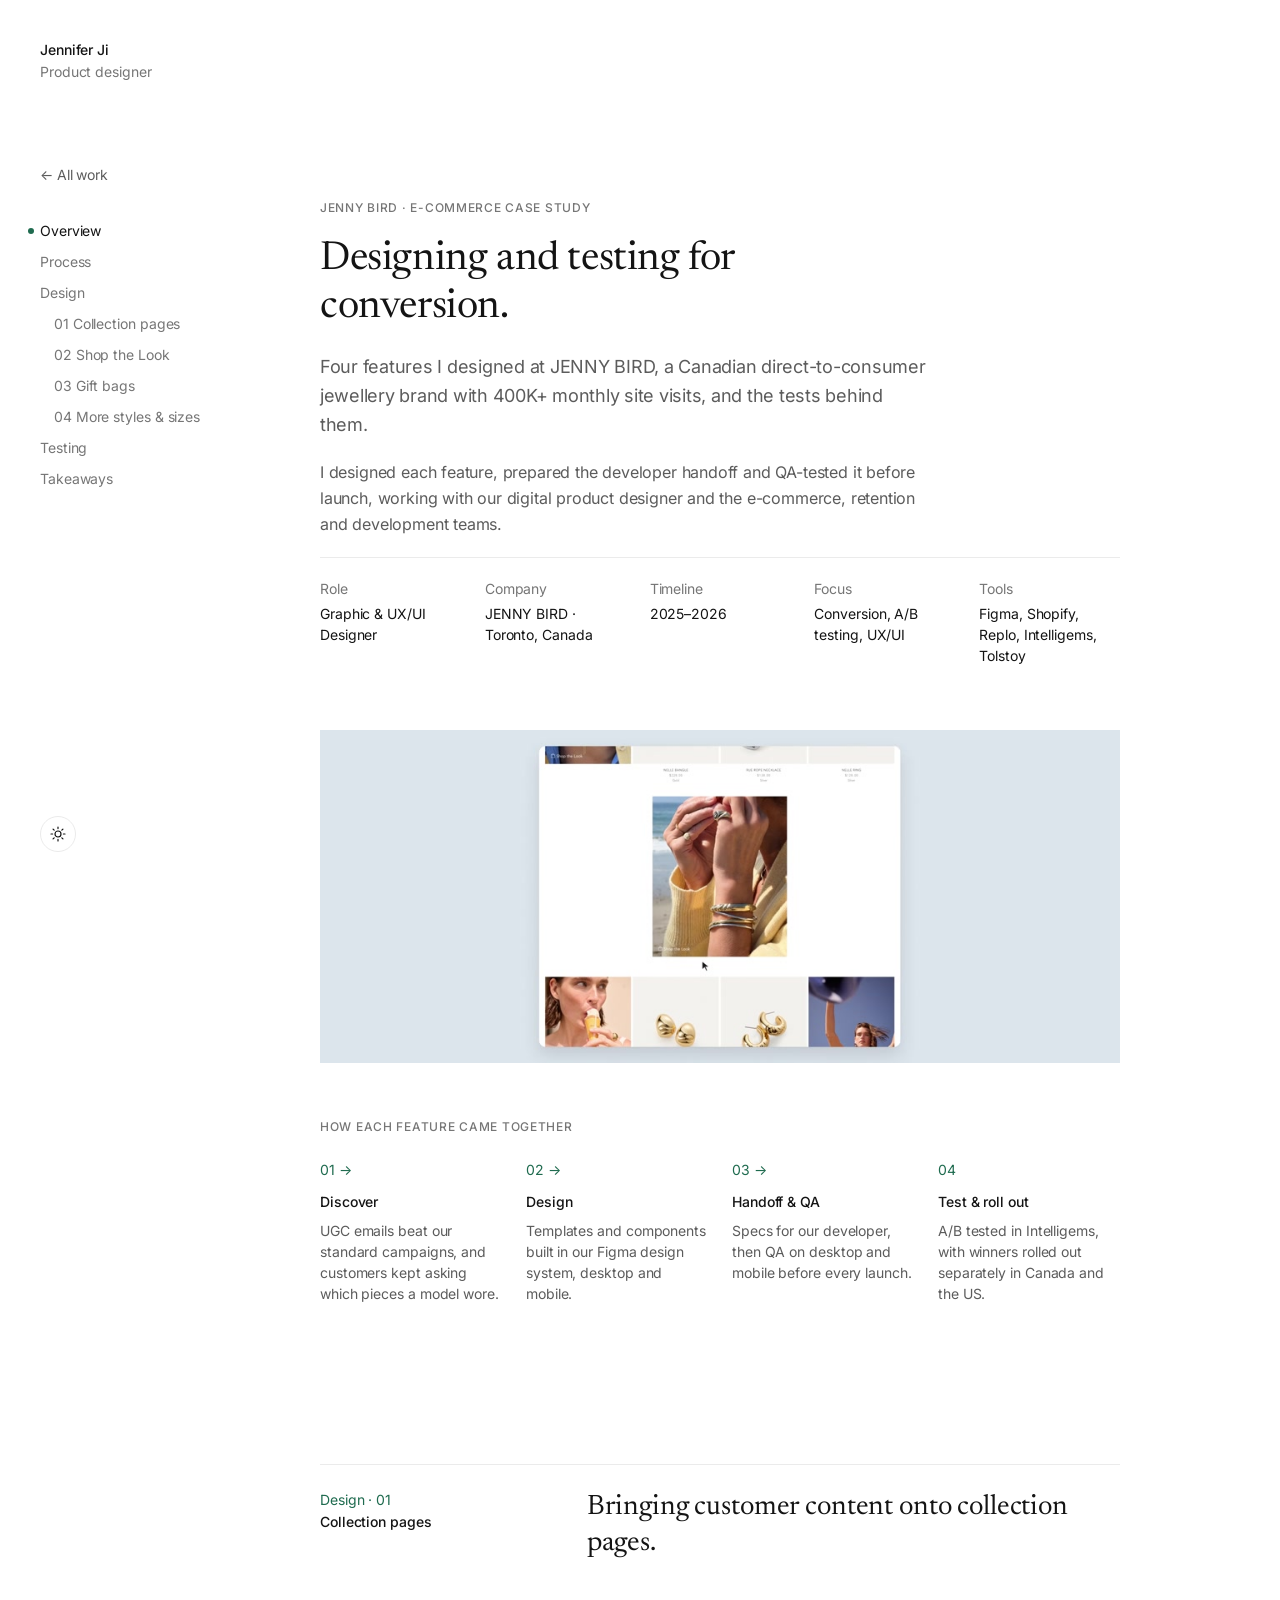
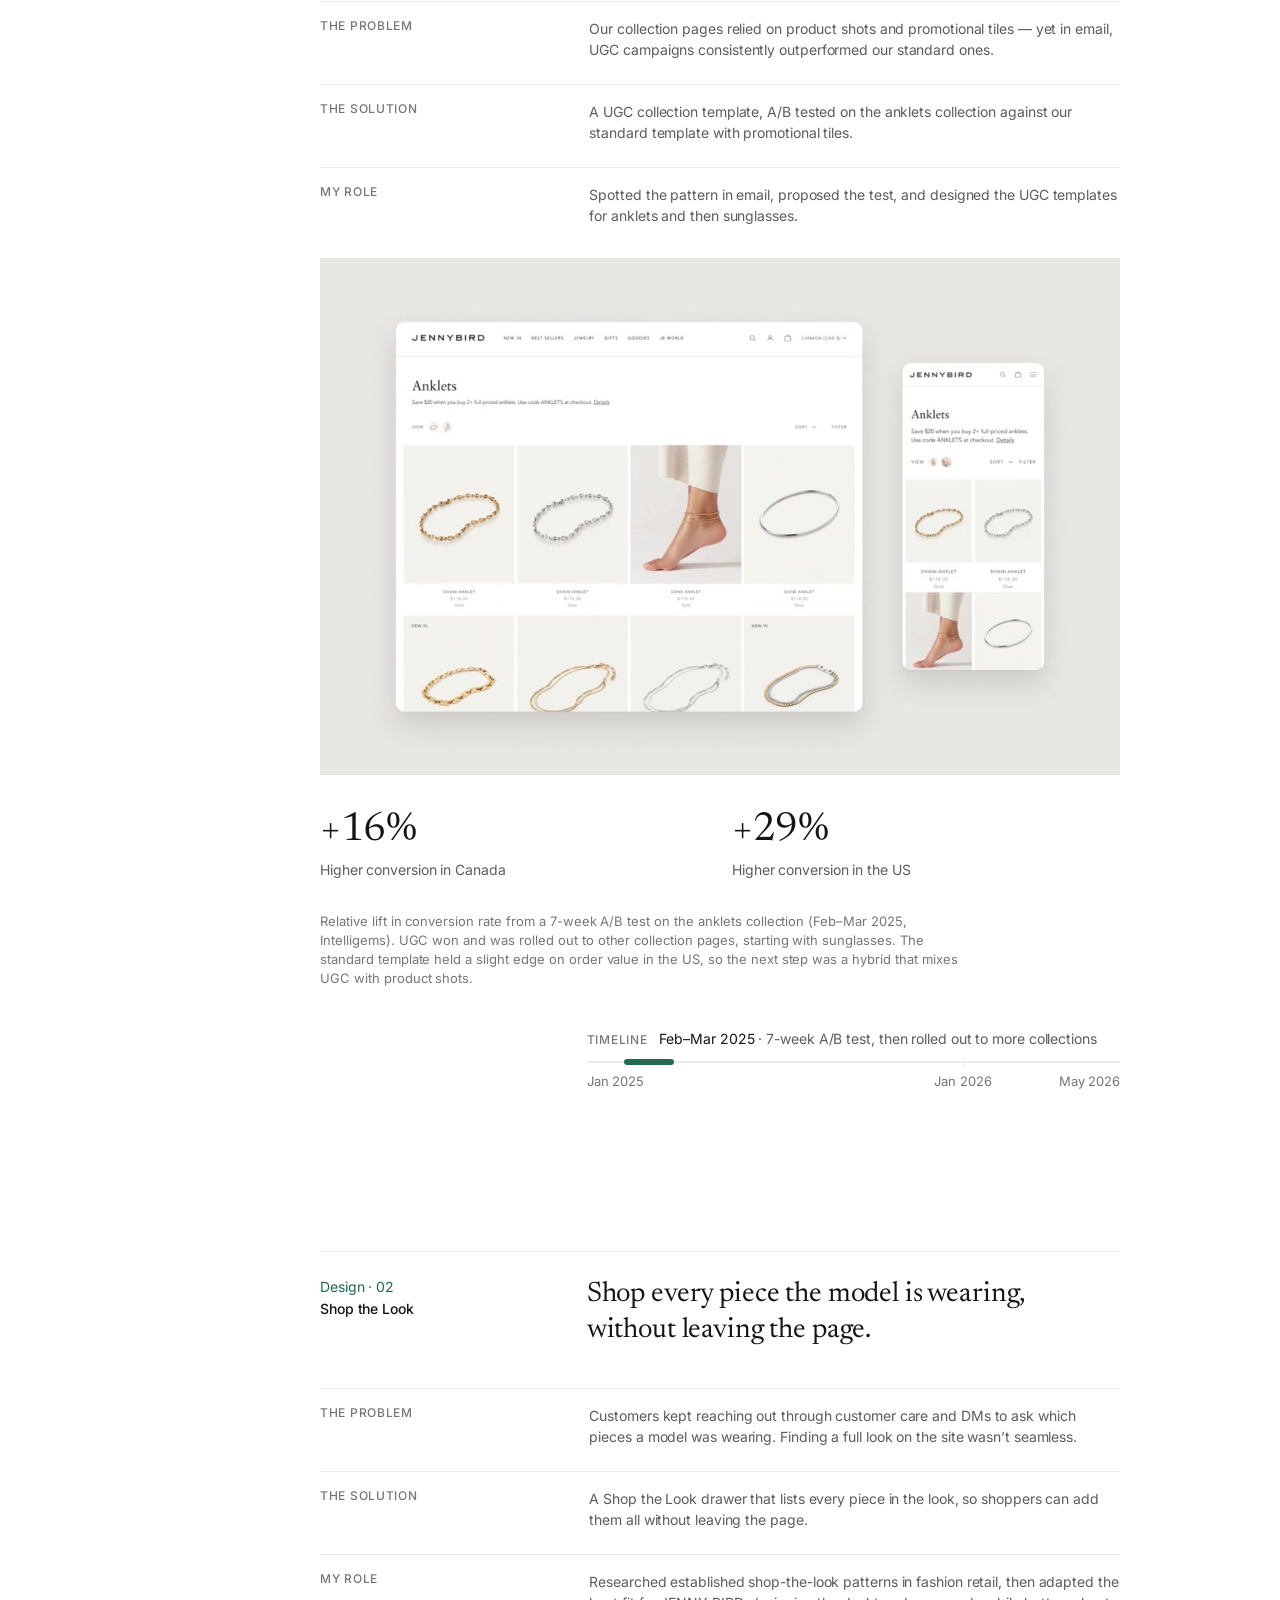
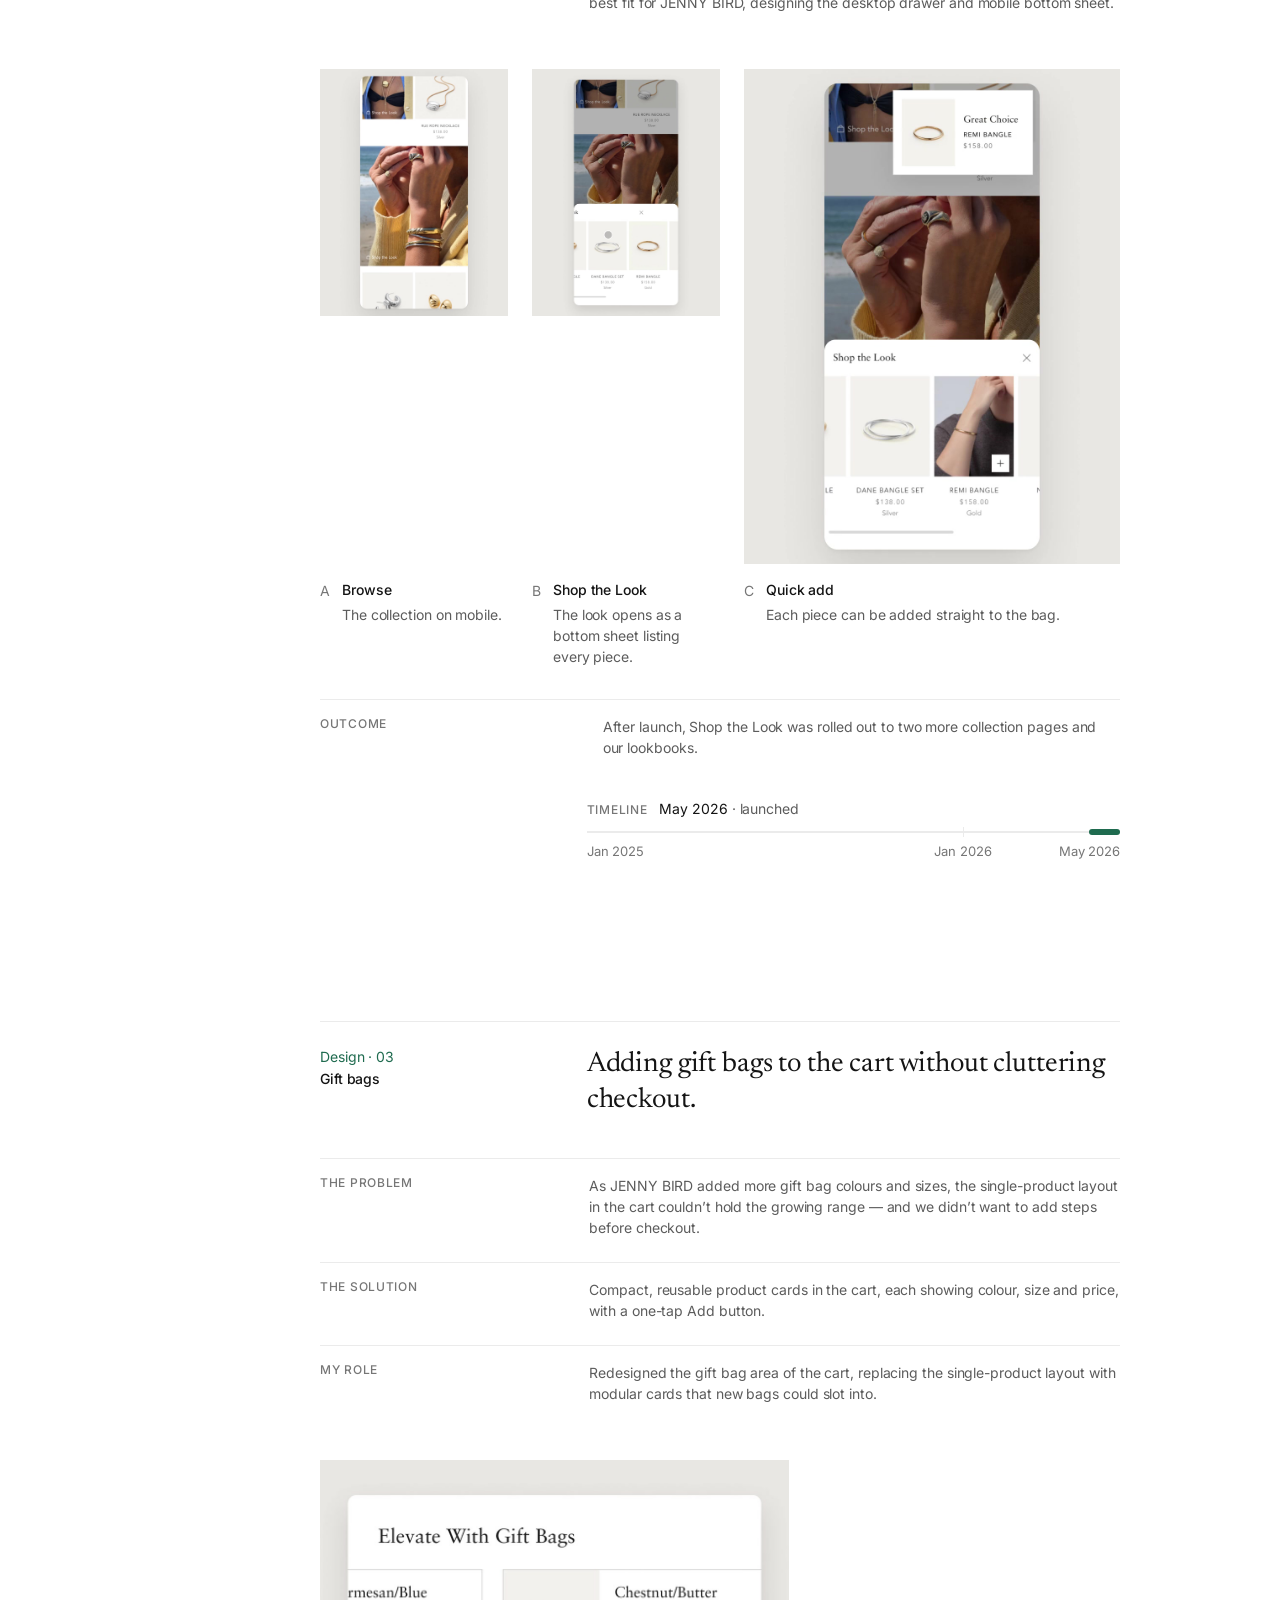
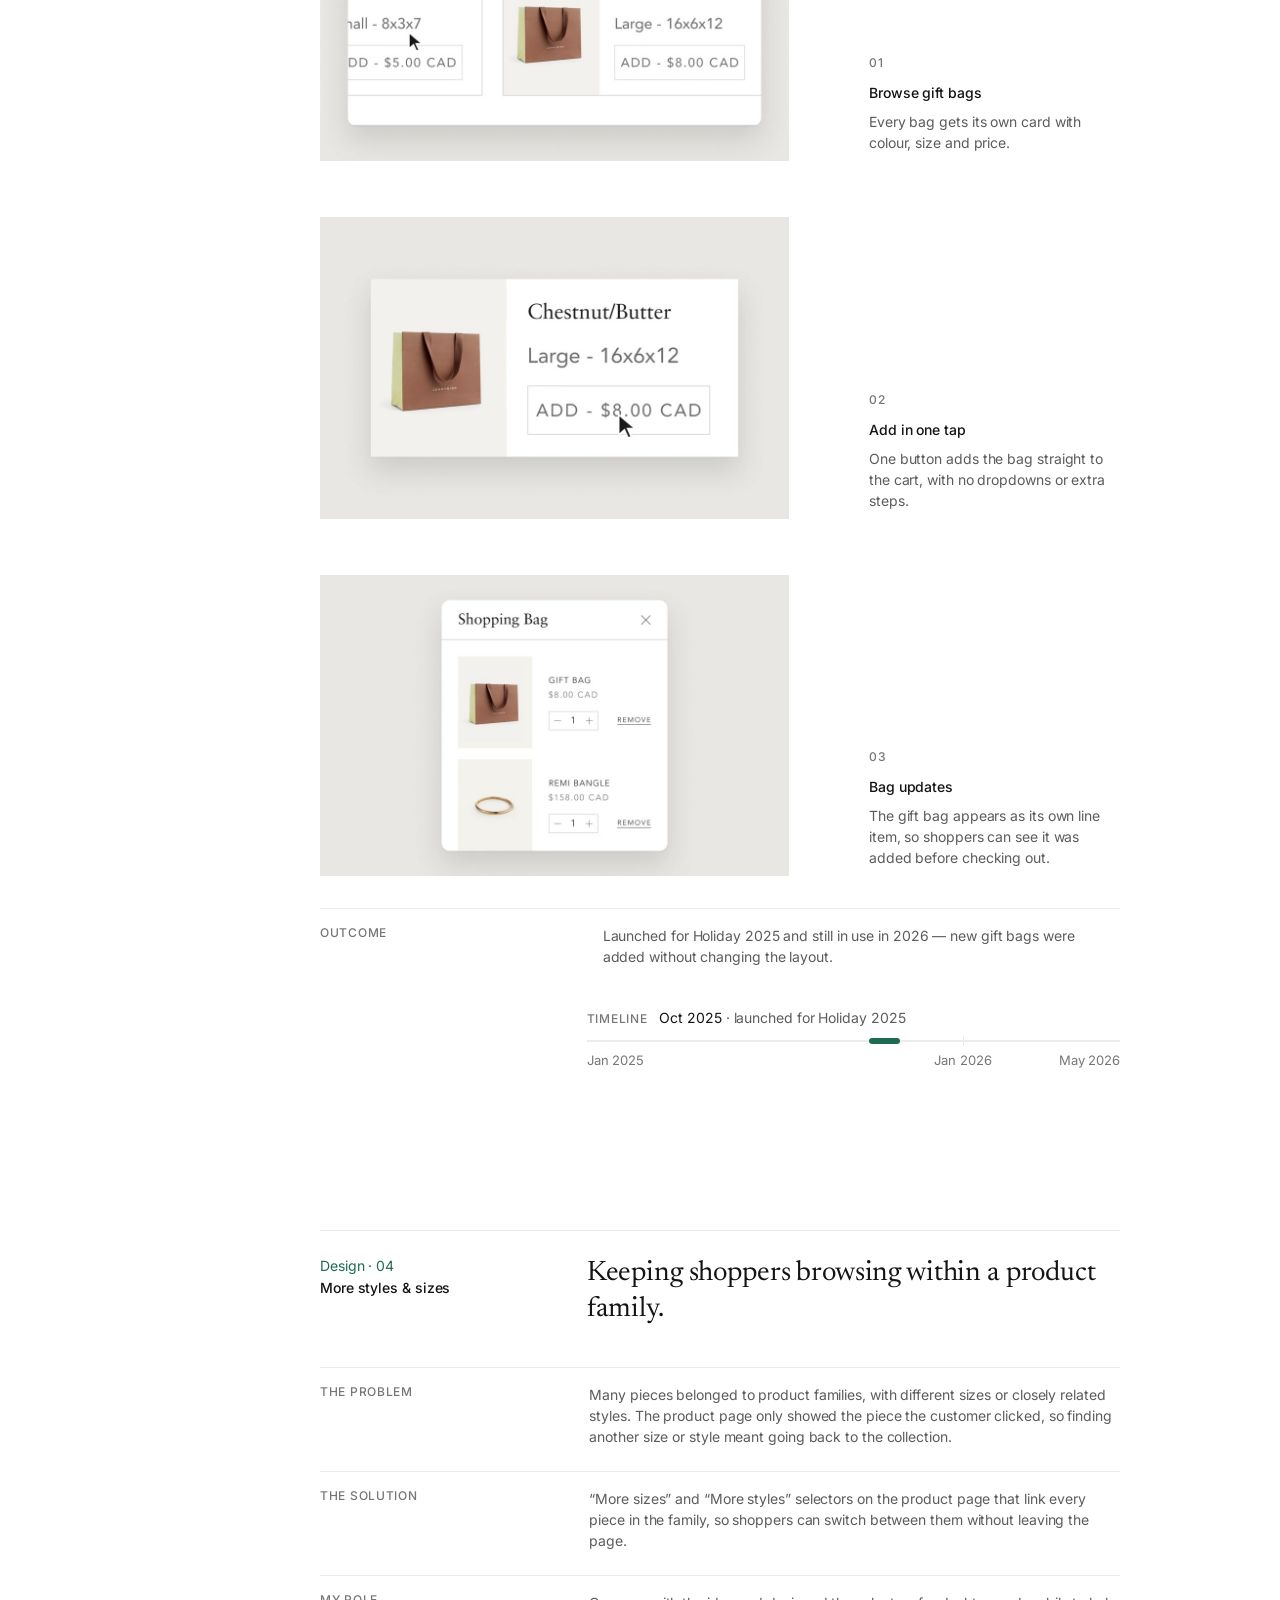
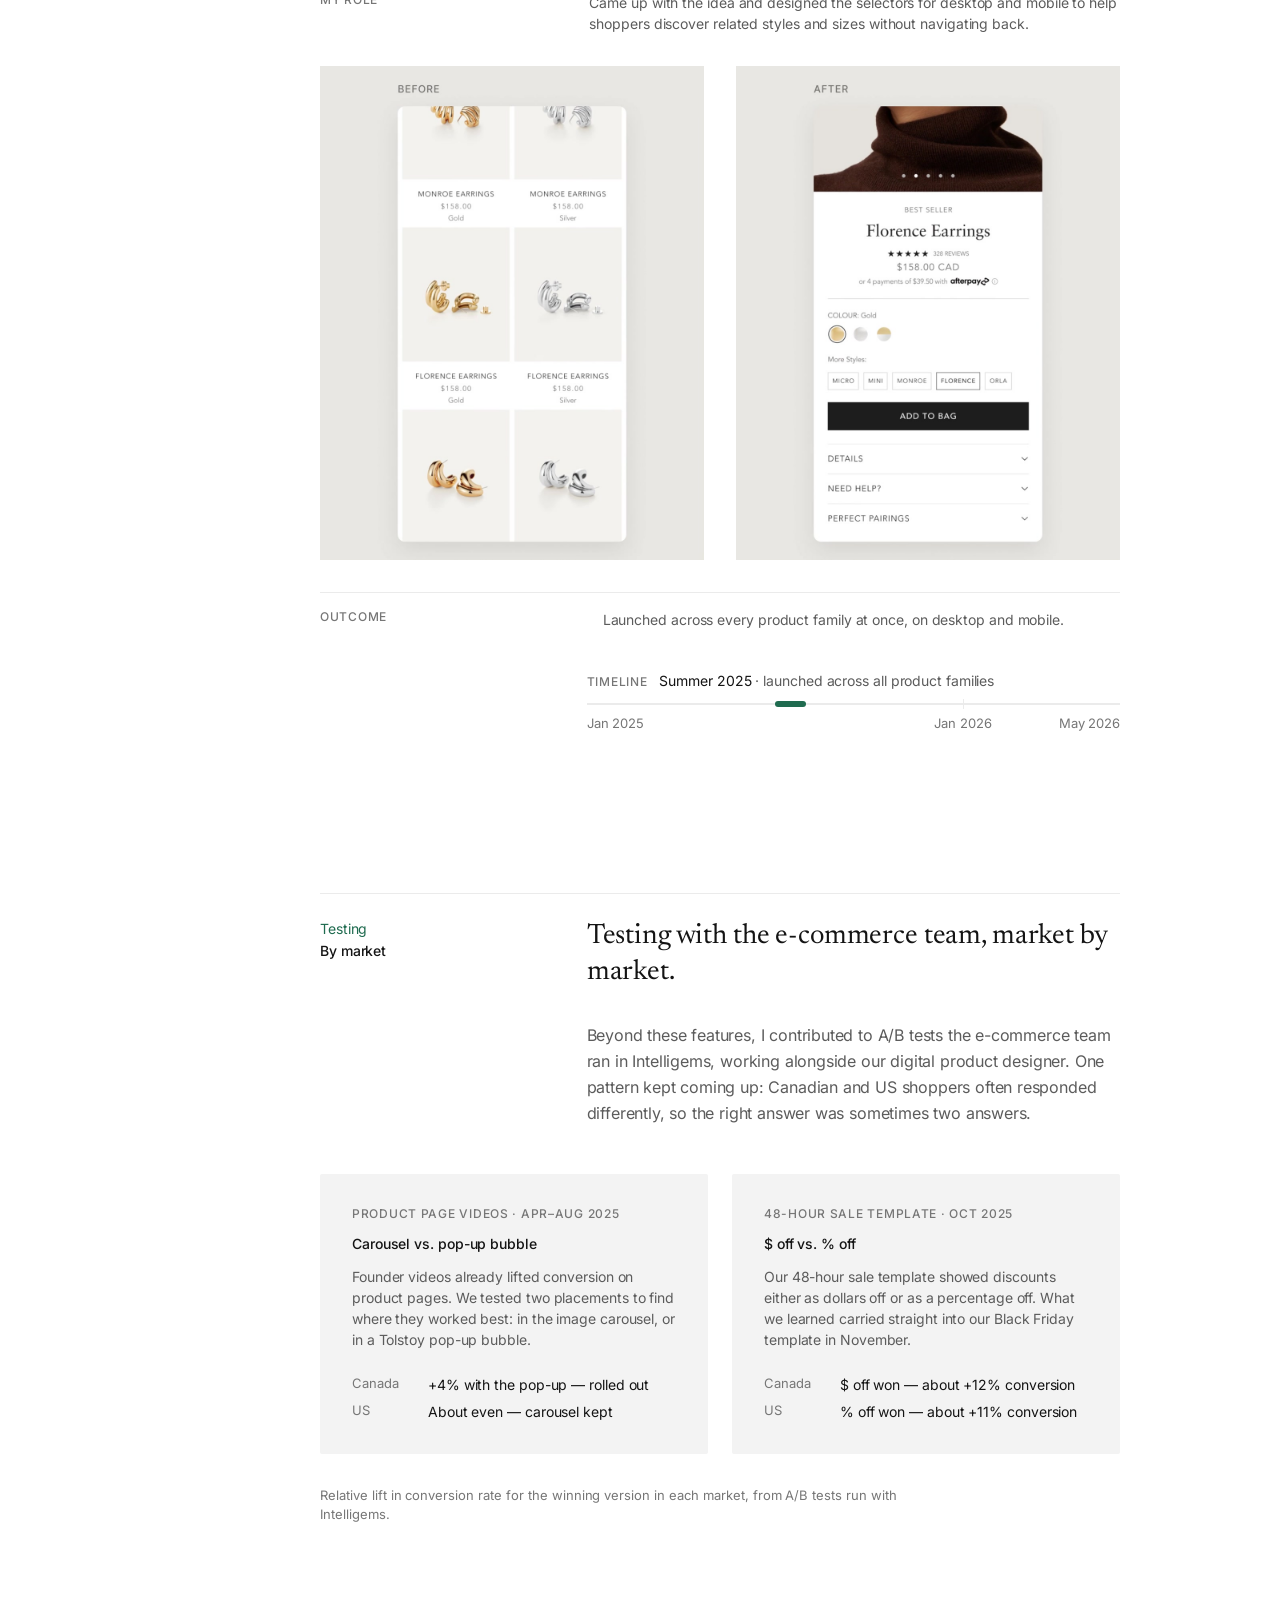
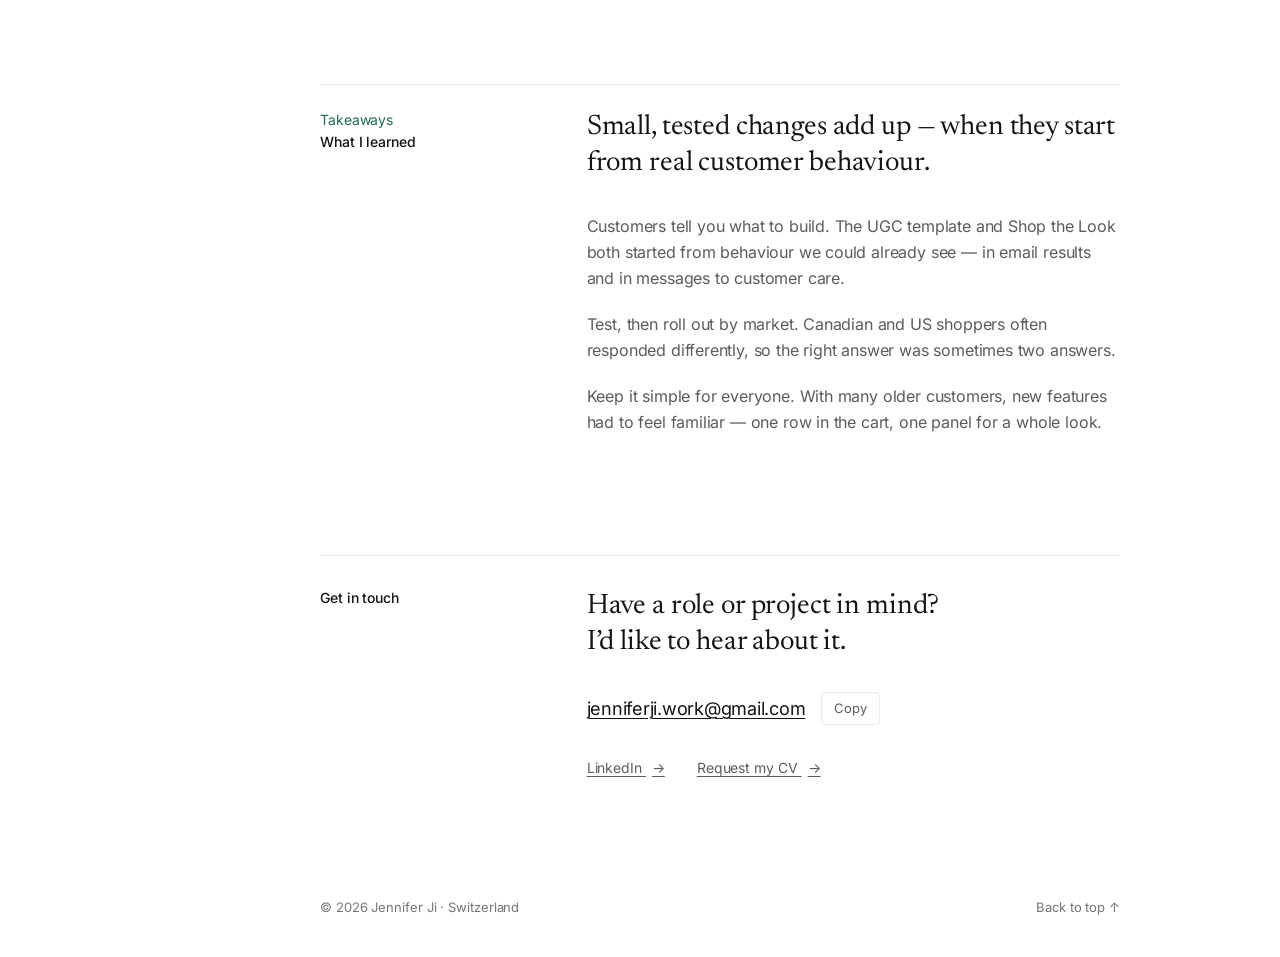
<file: projects/conversion/index.html>
<!doctype html>
<html lang="en">
<head>
  <meta charset="utf-8">
  <meta name="viewport" content="width=device-width, initial-scale=1">
  <title>Conversion at JENNY BIRD — Jennifer Ji</title>
  <meta name="description" content="Four e-commerce features designed and tested by Jennifer Ji at JENNY BIRD: collection pages, Shop the Look, gift bags and product-family selectors.">
  <link rel="stylesheet" href="/css/fonts.css">
  <link rel="stylesheet" href="/css/styles.css?v=controls-1">
  <script src="/js/main.js?v=clean-urls-1" defer></script>
  <link rel="stylesheet" href="/css/conversion.css?v=aligned-clips-1">
  <script src="/js/conversion.js?v=aligned-clips-1" defer></script>
  <link rel="canonical" href="https://jenniferji.com/projects/conversion/">
</head>
<body id="top" class="conversion-page" data-page="conversion">
<a class="skip-link" href="#main">Skip to content</a>
  <header class="sidebar case-sidebar">
    <a class="identity" href="/">Jennifer Ji<span>Product designer</span></a>
    <button class="menu-toggle" type="button" aria-expanded="false" aria-controls="navigation">Menu</button>
    <a class="all-work" href="/#work">← All work</a><nav id="navigation" aria-label="Case study sections"><a class="mobile-all-work" href="/#work">← All work</a><a href="#overview" class="active" aria-current="location"><span class="dot"></span>Overview</a><a href="#process" ><span class="dot invisible"></span>Process</a><a href="#design" ><span class="dot invisible"></span>Design</a><a href="#collection-pages" class="nav-sub"><span class="dot invisible"></span>01  Collection pages</a><a href="#shop-the-look" class="nav-sub"><span class="dot invisible"></span>02  Shop the Look</a><a href="#gift-bags" class="nav-sub"><span class="dot invisible"></span>03  Gift bags</a><a href="#more-styles" class="nav-sub"><span class="dot invisible"></span>04  More styles &amp; sizes</a><a href="#testing" ><span class="dot invisible"></span>Testing</a><a href="#takeaways" ><span class="dot invisible"></span>Takeaways</a></nav>
    <div class="rail-footer">

      <button class="theme-toggle" type="button" aria-label="Switch to dark theme" aria-pressed="false"><img src="/assets/images/home/theme-light.svg" width="16" height="16" alt=""></button>
    </div>
  </header>
<main id="main">
<section id="overview" class="case-overview" aria-labelledby="case-title"><p class="eyebrow">JENNY BIRD · E-COMMERCE CASE STUDY</p><h1 id="case-title">Designing and testing for conversion.</h1><p class="case-lead">Four features I designed at JENNY BIRD, a Canadian direct-to-consumer jewellery brand with 400K+ monthly site visits, and the tests behind them.</p><p class="case-summary">I designed each feature, prepared the developer handoff and QA-tested it before launch, working with our digital product designer and the e-commerce, retention and development teams.</p><dl class="case-facts"><div><dt>Role</dt><dd>Graphic &amp; UX/UI Designer</dd></div><div><dt>Company</dt><dd>JENNY BIRD · Toronto, Canada</dd></div><div><dt>Timeline</dt><dd>2025–2026</dd></div><div><dt>Focus</dt><dd>Conversion, A/B testing, UX/UI</dd></div><div><dt>Tools</dt><dd>Figma, Shopify, Replo, Intelligems, Tolstoy</dd></div></dl></section>
<div class="case-hero"><div class="motion-stage case-video" data-case-video data-video-controls="true" role="group" aria-label="Cover — Designing for conversion · Shop the Look (960×400, 12.2s loop)" style="aspect-ratio:1920/800">
<img class="case-video-poster" src="/assets/images/conversion/posters/01-conversion-hero.jpg" alt="Cover — Designing for conversion · Shop the Look (960×400, 12.2s loop)" width="1920" height="800" loading="lazy" decoding="async">
<video data-src="/assets/videos/conversion/01-conversion-hero.mp4" data-poster="/assets/images/conversion/posters/01-conversion-hero.jpg" muted playsinline preload="none" width="1920" height="800" aria-label="Cover — Designing for conversion · Shop the Look (960×400, 12.2s loop)"></video>
<button class="scene-toggle" type="button" aria-label="Play demo" hidden></button>
</div></div>
<section id="process" class="case-process" aria-labelledby="process-title"><h2 class="eyebrow" id="process-title">HOW EACH FEATURE CAME TOGETHER</h2><ol class="process-grid"><li><span class="process-number">01 →</span><h3>Discover</h3><p>UGC emails beat our standard campaigns, and customers kept asking which pieces a model wore.</p></li><li><span class="process-number">02 →</span><h3>Design</h3><p>Templates and components built in our Figma design system, desktop and mobile.</p></li><li><span class="process-number">03 →</span><h3>Handoff &amp; QA</h3><p>Specs for our developer, then QA on desktop and mobile before every launch.</p></li><li><span class="process-number">04</span><h3>Test &amp; roll out</h3><p>A/B tested in Intelligems, with winners rolled out separately in Canada and the US.</p></li></ol></section>
<div id="design" class="case-design"><section id="collection-pages" class="case-section"><header class="case-section-header"><div><p class="section-kicker">Design · 01</p><p class="section-name">Collection pages</p></div><h2>Bringing customer content onto collection pages.</h2></header><dl class="case-context"><div><dt>The problem</dt><dd>Our collection pages relied on product shots and promotional tiles — yet in email, UGC campaigns consistently outperformed our standard ones.</dd></div><div><dt>The solution</dt><dd>A UGC collection template, A/B tested on the anklets collection against our standard template with promotional tiles.</dd></div><div><dt>My role</dt><dd>Spotted the pattern in email, proposed the test, and designed the UGC templates for anklets and then sunglasses.</dd></div></dl><div class="motion-stage case-video" data-case-video data-video-controls="true" role="group" aria-label="Motion / Feature 01 — UGC collection pages" style="aspect-ratio:1920/1240">
<img class="case-video-poster" src="/assets/images/conversion/posters/02-collection-pages.jpg" alt="Motion / Feature 01 — UGC collection pages" width="1920" height="1240" loading="lazy" decoding="async">
<video data-src="/assets/videos/conversion/02-collection-pages.mp4" data-poster="/assets/images/conversion/posters/02-collection-pages.jpg" muted playsinline preload="none" width="1920" height="1240" aria-label="Motion / Feature 01 — UGC collection pages"></video>
<button class="scene-toggle" type="button" aria-label="Play demo" hidden></button>
</div><div class="case-stats"><div><strong>+16%</strong><p>Higher conversion in Canada</p></div><div><strong>+29%</strong><p>Higher conversion in the US</p></div></div><p class="case-note">Relative lift in conversion rate from a 7-week A/B test on the anklets collection (Feb–Mar 2025, Intelligems). UGC won and was rolled out to other collection pages, starting with sunglasses. The standard template held a slight edge on order value in the US, so the next step was a hybrid that mixes UGC with product shots.</p><div class="case-timeline"><div class="timeline-caption"><span class="eyebrow">Timeline</span><p>Feb–Mar 2025 <span>· 7-week A/B test, then rolled out to more collections</span></p></div><div class="timeline-line"><i class="timeline-progress" style="left:6.932812%;width:9.385937%"></i><i class="year-tick"></i></div><div class="timeline-dates"><span>Jan 2025</span><span>Jan 2026</span><span>May 2026</span></div></div></section>
<section id="shop-the-look" class="case-section"><header class="case-section-header"><div><p class="section-kicker">Design · 02</p><p class="section-name">Shop the Look</p></div><h2>Shop every piece the model is wearing,<br>without leaving the page.</h2></header><dl class="case-context"><div><dt>The problem</dt><dd>Customers kept reaching out through customer care and DMs to ask which pieces a model was wearing. Finding a full look on the site wasn’t seamless.</dd></div><div><dt>The solution</dt><dd>A Shop the Look drawer that lists every piece in the look, so shoppers can add them all without leaving the page.</dd></div><div><dt>My role</dt><dd>Researched established shop-the-look patterns in fashion retail, then adapted the best fit for JENNY BIRD, designing the desktop drawer and mobile bottom sheet.</dd></div></dl><div class="mobile-sequence" data-active-step="a">
<figure><div class="motion-stage case-video" data-case-video data-video-controls="false" role="group" aria-label="Stage — motion A" style="aspect-ratio:912/1200">
<img class="case-video-poster" src="/assets/images/conversion/posters/04-browse-mobile.jpg" alt="Stage — motion A" width="912" height="1200" loading="lazy" decoding="async">
<video data-src="/assets/videos/conversion/04-browse-mobile.mp4" data-poster="/assets/images/conversion/posters/04-browse-mobile.jpg" muted playsinline preload="none" width="912" height="1200" aria-label="Stage — motion A"></video>
<button class="scene-toggle" type="button" aria-label="Play demo" hidden></button>
</div><figcaption><span class="step-letter">A</span><div><h3>Browse</h3><p>The collection on mobile.</p></div></figcaption></figure>
<figure><div class="motion-stage case-video" data-case-video data-video-controls="false" role="group" aria-label="Stage — motion B" style="aspect-ratio:1368/1740">
<img class="case-video-poster" src="/assets/images/conversion/posters/05-shop-the-look-mobile.jpg" alt="Stage — motion B" width="1368" height="1740" loading="lazy" decoding="async">
<video data-src="/assets/videos/conversion/05-shop-the-look-mobile.mp4" data-poster="/assets/images/conversion/posters/05-shop-the-look-mobile.jpg" muted playsinline preload="none" width="1368" height="1740" aria-label="Stage — motion B"></video>
<button class="scene-toggle" type="button" aria-label="Play demo" hidden></button>
</div><figcaption><span class="step-letter">B</span><div><h3>Shop the Look</h3><p>The look opens as a bottom sheet listing every piece.</p></div></figcaption></figure>
<figure><div class="motion-stage case-video" data-case-video data-video-controls="false" role="group" aria-label="Stage — motion C" style="aspect-ratio:912/1200">
<img class="case-video-poster" src="/assets/images/conversion/posters/06-quick-add-mobile.jpg" alt="Stage — motion C" width="912" height="1200" loading="lazy" decoding="async">
<video data-src="/assets/videos/conversion/06-quick-add-mobile.mp4" data-poster="/assets/images/conversion/posters/06-quick-add-mobile.jpg" muted playsinline preload="none" width="912" height="1200" aria-label="Stage — motion C"></video>
<button class="scene-toggle" type="button" aria-label="Play demo" hidden></button>
</div><figcaption><span class="step-letter">C</span><div><h3>Quick add</h3><p>Each piece can be added straight to the bag.</p></div></figcaption></figure>
</div><div class="case-outcome"><p class="eyebrow">Outcome</p><p>After launch, Shop the Look was rolled out to two more collection pages and our lookbooks.</p></div><div class="case-timeline"><div class="timeline-caption"><span class="eyebrow">Timeline</span><p>May 2026 <span>· launched</span></p></div><div class="timeline-line"><i class="timeline-progress" style="left:94.117188%;width:5.882344%"></i><i class="year-tick"></i></div><div class="timeline-dates"><span>Jan 2025</span><span>Jan 2026</span><span>May 2026</span></div></div></section>
<section id="gift-bags" class="case-section"><header class="case-section-header"><div><p class="section-kicker">Design · 03</p><p class="section-name">Gift bags</p></div><h2>Adding gift bags to the cart without cluttering checkout.</h2></header><dl class="case-context"><div><dt>The problem</dt><dd>As JENNY BIRD added more gift bag colours and sizes, the single-product layout in the cart couldn’t hold the growing range — and we didn’t want to add steps before checkout.</dd></div><div><dt>The solution</dt><dd>Compact, reusable product cards in the cart, each showing colour, size and price, with a one-tap Add button.</dd></div><div><dt>My role</dt><dd>Redesigned the gift bag area of the cart, replacing the single-product layout with modular cards that new bags could slot into.</dd></div></dl><div class="gift-steps">
<figure><div class="motion-stage case-video" data-case-video data-video-controls="false" role="group" aria-label="Motion — Browse gift bags" style="aspect-ratio:2240/1440">
<img class="case-video-poster" src="/assets/images/conversion/posters/07-gift-bags-browse.jpg" alt="Motion — Browse gift bags" width="2240" height="1440" loading="lazy" decoding="async">
<video data-src="/assets/videos/conversion/07-gift-bags-browse.mp4" data-poster="/assets/images/conversion/posters/07-gift-bags-browse.jpg" muted playsinline preload="none" width="2240" height="1440" aria-label="Motion — Browse gift bags"></video>
<button class="scene-toggle" type="button" aria-label="Play demo" hidden></button>
</div><figcaption><p class="eyebrow">01</p><h3>Browse gift bags</h3><p>Every bag gets its own card with colour, size and price.</p></figcaption></figure>
<figure><div class="motion-stage case-video" data-case-video data-video-controls="false" role="group" aria-label="Motion — Add in one tap" style="aspect-ratio:2240/1440">
<img class="case-video-poster" src="/assets/images/conversion/posters/08-gift-bags-add.jpg" alt="Motion — Add in one tap" width="2240" height="1440" loading="lazy" decoding="async">
<video data-src="/assets/videos/conversion/08-gift-bags-add.mp4" data-poster="/assets/images/conversion/posters/08-gift-bags-add.jpg" muted playsinline preload="none" width="2240" height="1440" aria-label="Motion — Add in one tap"></video>
<button class="scene-toggle" type="button" aria-label="Play demo" hidden></button>
</div><figcaption><p class="eyebrow">02</p><h3>Add in one tap</h3><p>One button adds the bag straight to the cart, with no dropdowns or extra steps.</p></figcaption></figure>
<figure><div class="motion-stage case-video" data-case-video data-video-controls="false" role="group" aria-label="Motion — Bag updates" style="aspect-ratio:2240/1440">
<img class="case-video-poster" src="/assets/images/conversion/posters/09-gift-bags-cart-update.jpg" alt="Motion — Bag updates" width="2240" height="1440" loading="lazy" decoding="async">
<video data-src="/assets/videos/conversion/09-gift-bags-cart-update.mp4" data-poster="/assets/images/conversion/posters/09-gift-bags-cart-update.jpg" muted playsinline preload="none" width="2240" height="1440" aria-label="Motion — Bag updates"></video>
<button class="scene-toggle" type="button" aria-label="Play demo" hidden></button>
</div><figcaption><p class="eyebrow">03</p><h3>Bag updates</h3><p>The gift bag appears as its own line item, so shoppers can see it was added before checking out.</p></figcaption></figure>
</div><div class="case-outcome"><p class="eyebrow">Outcome</p><p>Launched for Holiday 2025 and still in use in 2026 — new gift bags were added without changing the layout.</p></div><div class="case-timeline"><div class="timeline-caption"><span class="eyebrow">Timeline</span><p>Oct 2025 <span>· launched for Holiday 2025</span></p></div><div class="timeline-line"><i class="timeline-progress" style="left:52.940625%;width:5.882344%"></i><i class="year-tick"></i></div><div class="timeline-dates"><span>Jan 2025</span><span>Jan 2026</span><span>May 2026</span></div></div></section>
<section id="more-styles" class="case-section"><header class="case-section-header"><div><p class="section-kicker">Design · 04</p><p class="section-name">More styles &amp; sizes</p></div><h2>Keeping shoppers browsing within a product family.</h2></header><dl class="case-context"><div><dt>The problem</dt><dd>Many pieces belonged to product families, with different sizes or closely related styles. The product page only showed the piece the customer clicked, so finding another size or style meant going back to the collection.</dd></div><div><dt>The solution</dt><dd>“More sizes” and “More styles” selectors on the product page that link every piece in the family, so shoppers can switch between them without leaving the page.</dd></div><div><dt>My role</dt><dd>Came up with the idea and designed the selectors for desktop and mobile to help shoppers discover related styles and sizes without navigating back.</dd></div></dl><div class="before-after"><div class="motion-stage case-video" data-case-video data-video-controls="true" role="group" aria-label="Before — More styles &amp; sizes · collection → Florence → swipe → scroll (no selector) → back → keep scrolling (420×540, 15s)" style="aspect-ratio:1260/1620">
<img class="case-video-poster" src="/assets/images/conversion/posters/10-more-styles-before.jpg" alt="Before — More styles &amp; sizes · collection → Florence → swipe → scroll (no selector) → back → keep scrolling (420×540, 15s)" width="1260" height="1620" loading="lazy" decoding="async">
<video data-src="/assets/videos/conversion/10-more-styles-before.mp4" data-poster="/assets/images/conversion/posters/10-more-styles-before.jpg" muted playsinline preload="none" width="1260" height="1620" aria-label="Before — More styles &amp; sizes · collection → Florence → swipe → scroll (no selector) → back → keep scrolling (420×540, 15s)"></video>
<button class="scene-toggle" type="button" aria-label="Play demo" hidden></button>
</div><div class="motion-stage case-video" data-case-video data-video-controls="true" role="group" aria-label="After — More styles &amp; sizes · PDP → Monroe → swipe (420×540, 15s)" style="aspect-ratio:1260/1620">
<img class="case-video-poster" src="/assets/images/conversion/posters/11-more-styles-after.jpg" alt="After — More styles &amp; sizes · PDP → Monroe → swipe (420×540, 15s)" width="1260" height="1620" loading="lazy" decoding="async">
<video data-src="/assets/videos/conversion/11-more-styles-after.mp4" data-poster="/assets/images/conversion/posters/11-more-styles-after.jpg" muted playsinline preload="none" width="1260" height="1620" aria-label="After — More styles &amp; sizes · PDP → Monroe → swipe (420×540, 15s)"></video>
<button class="scene-toggle" type="button" aria-label="Play demo" hidden></button>
</div></div><div class="case-outcome"><p class="eyebrow">Outcome</p><p>Launched across every product family at once, on desktop and mobile.</p></div><div class="case-timeline"><div class="timeline-caption"><span class="eyebrow">Timeline</span><p>Summer 2025 <span>· launched across all product families</span></p></div><div class="timeline-line"><i class="timeline-progress" style="left:35.312500%;width:5.882344%"></i><i class="year-tick"></i></div><div class="timeline-dates"><span>Jan 2025</span><span>Jan 2026</span><span>May 2026</span></div></div></section></div>
<section id="testing" class="case-section"><header class="case-section-header"><div><p class="section-kicker">Testing</p><p class="section-name">By market</p></div><h2>Testing with the e-commerce team, market by market.</h2></header><p class="case-body-offset">Beyond these features, I contributed to A/B tests the e-commerce team ran in Intelligems, working alongside our digital product designer. One pattern kept coming up: Canadian and US shoppers often responded differently, so the right answer was sometimes two answers.</p><div class="test-grid">
<article class="test-card"><p class="eyebrow">PRODUCT PAGE VIDEOS · APR–AUG 2025</p><h3>Carousel vs. pop-up bubble</h3><p>Founder videos already lifted conversion on product pages. We tested two placements to find where they worked best: in the image carousel, or in a Tolstoy pop-up bubble.</p><dl><div><dt>Canada</dt><dd>+4% with the pop-up — rolled out</dd></div><div><dt>US</dt><dd>About even — carousel kept</dd></div></dl></article>
<article class="test-card"><p class="eyebrow">48-HOUR SALE TEMPLATE · OCT 2025</p><h3>$ off vs. % off</h3><p>Our 48-hour sale template showed discounts either as dollars off or as a percentage off. What we learned carried straight into our Black Friday template in November.</p><dl><div><dt>Canada</dt><dd>$ off won — about +12% conversion</dd></div><div><dt>US</dt><dd>% off won — about +11% conversion</dd></div></dl></article>
</div><p class="case-note">Relative lift in conversion rate for the winning version in each market, from A/B tests run with Intelligems.</p></section>
<section id="takeaways" class="case-section"><header class="case-section-header"><div><p class="section-kicker">Takeaways</p><p class="section-name">What I learned</p></div><h2>Small, tested changes add up — when they start from real customer behaviour.</h2></header><div class="case-body-offset takeaways"><p>Customers tell you what to build. The UGC template and Shop the Look both started from behaviour we could already see — in email results and in messages to customer care.</p><p>Test, then roll out by market. Canadian and US shoppers often responded differently, so the right answer was sometimes two answers.</p><p>Keep it simple for everyone. With many older customers, new features had to feel familiar — one row in the cart, one panel for a whole look.</p></div></section>
    <section class="section-row" id="contact" aria-labelledby="contact-title">
      <h2 id="contact-title">Get in touch</h2>
      <div class="section-body contact-body">
        <p class="contact-statement">Have a role or project in mind?<br>I’d like to hear about it.</p>
        <div class="email-row"><a href="mailto:jenniferji.work@gmail.com">jenniferji.work@gmail.com</a><button type="button" class="copy-button">Copy</button></div>
        <p class="copy-status sr-only" role="status"></p>
        <div class="contact-links"><a href="https://www.linkedin.com/in/jenniferjii/" target="_blank" rel="noopener noreferrer">LinkedIn <span aria-hidden="true">→</span></a><a href="mailto:jenniferji.work@gmail.com?subject=CV%20request">Request my CV <span aria-hidden="true">→</span></a></div>
      </div>
    </section>
    <footer><p>© 2026 Jennifer Ji · Switzerland</p><a href="#top">Back to top ↑</a></footer>
</main></body></html>
</file>
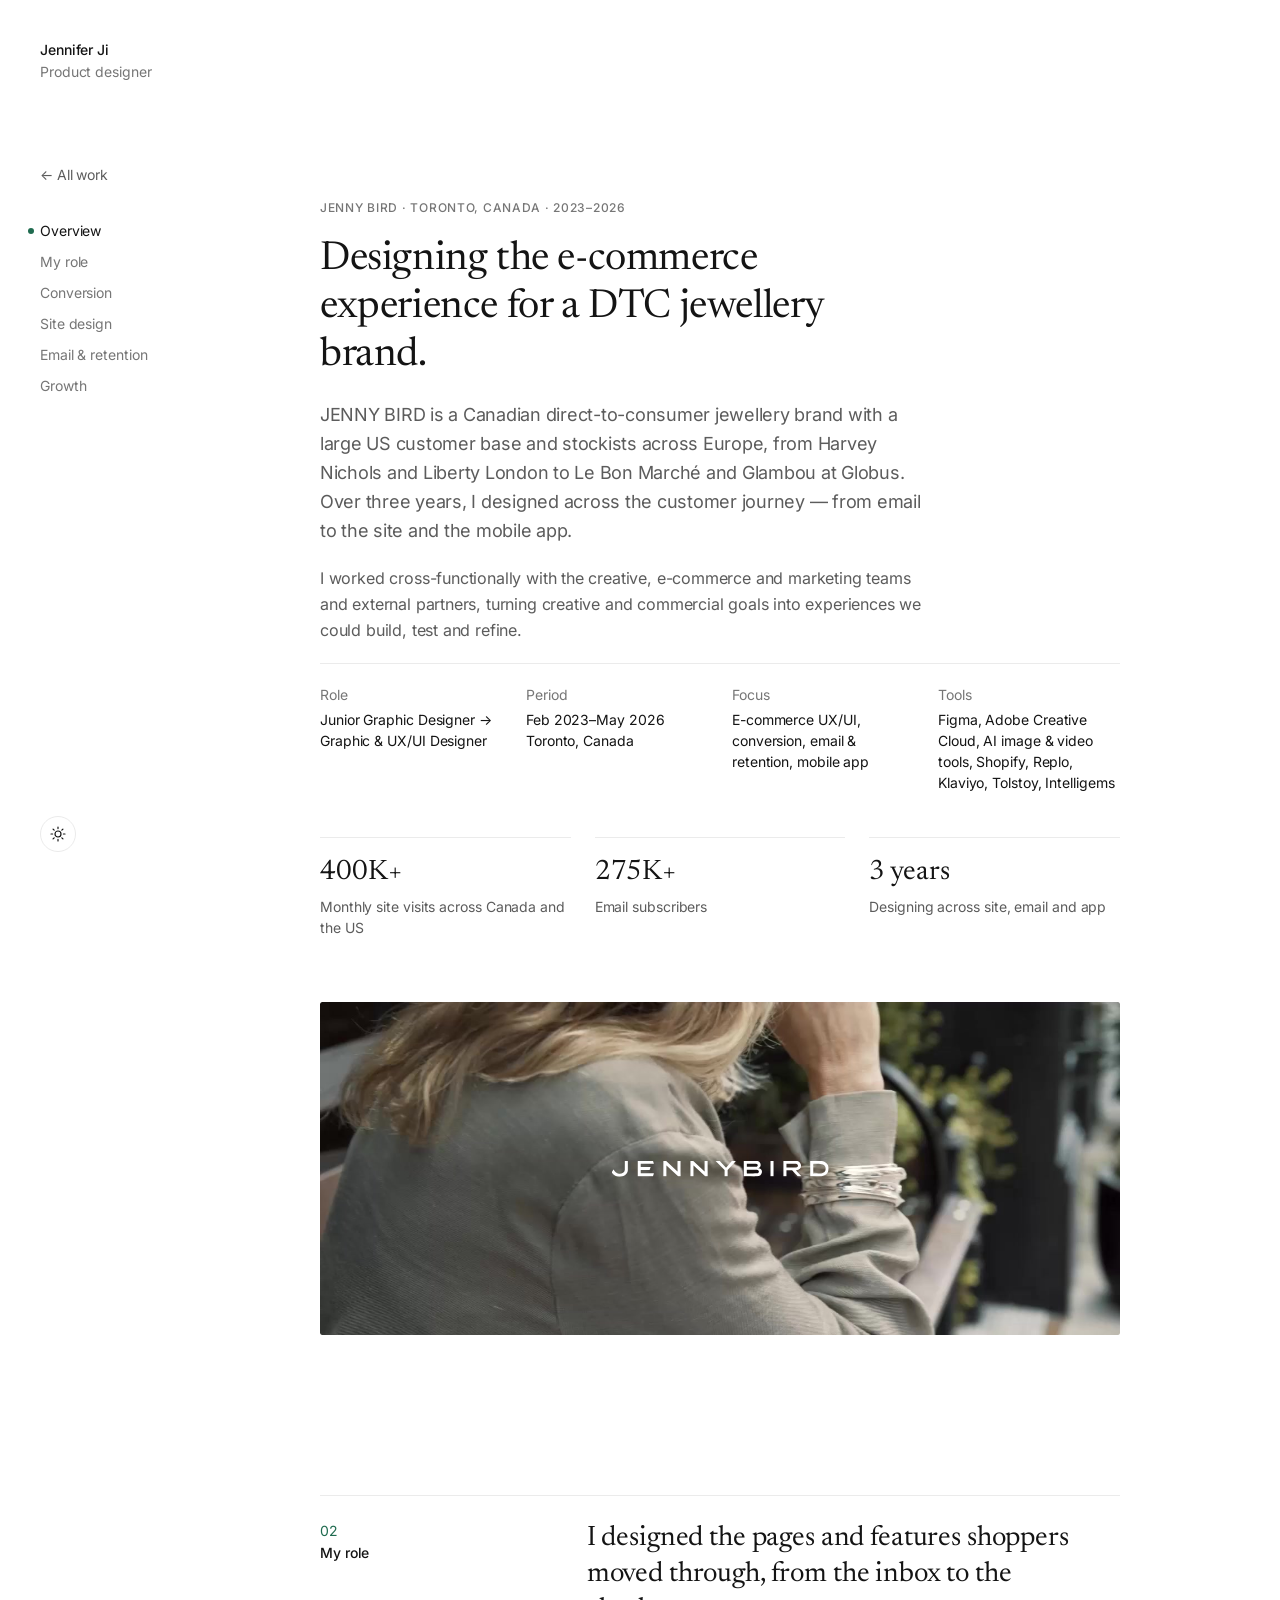
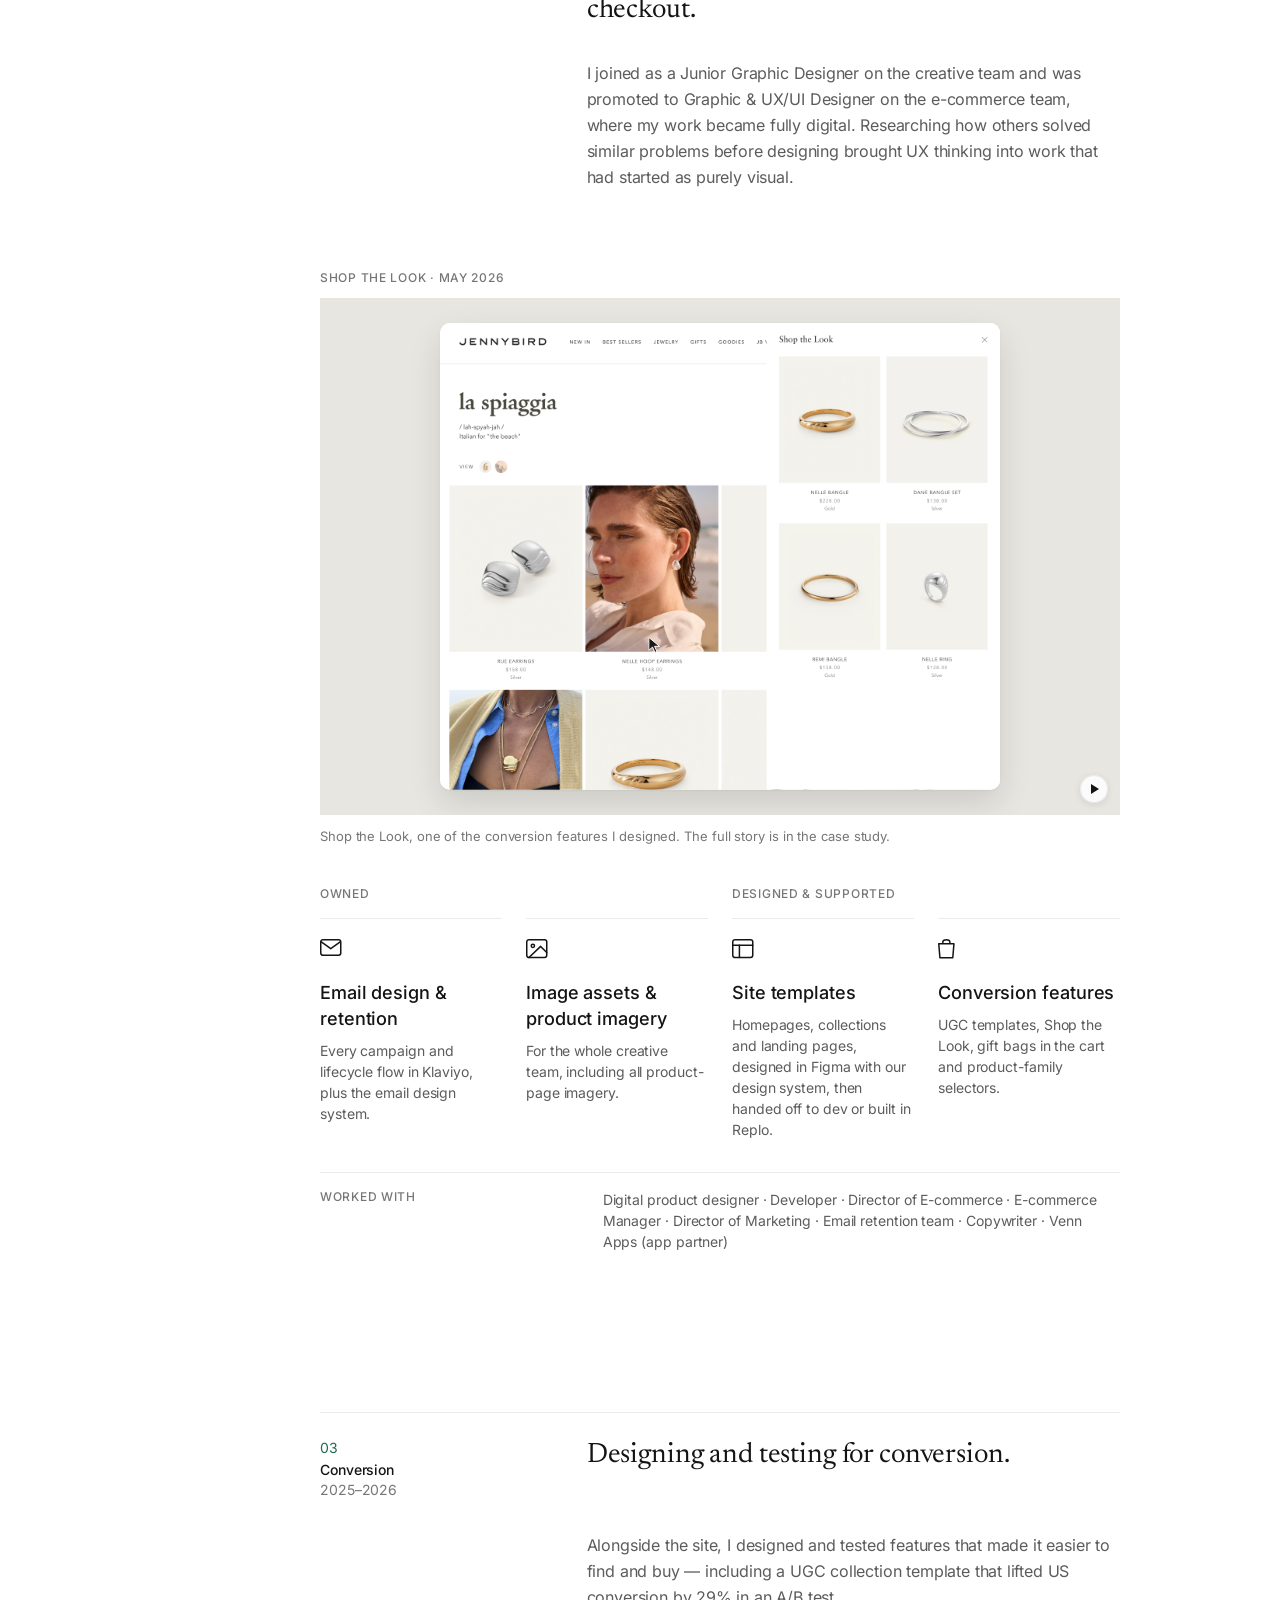
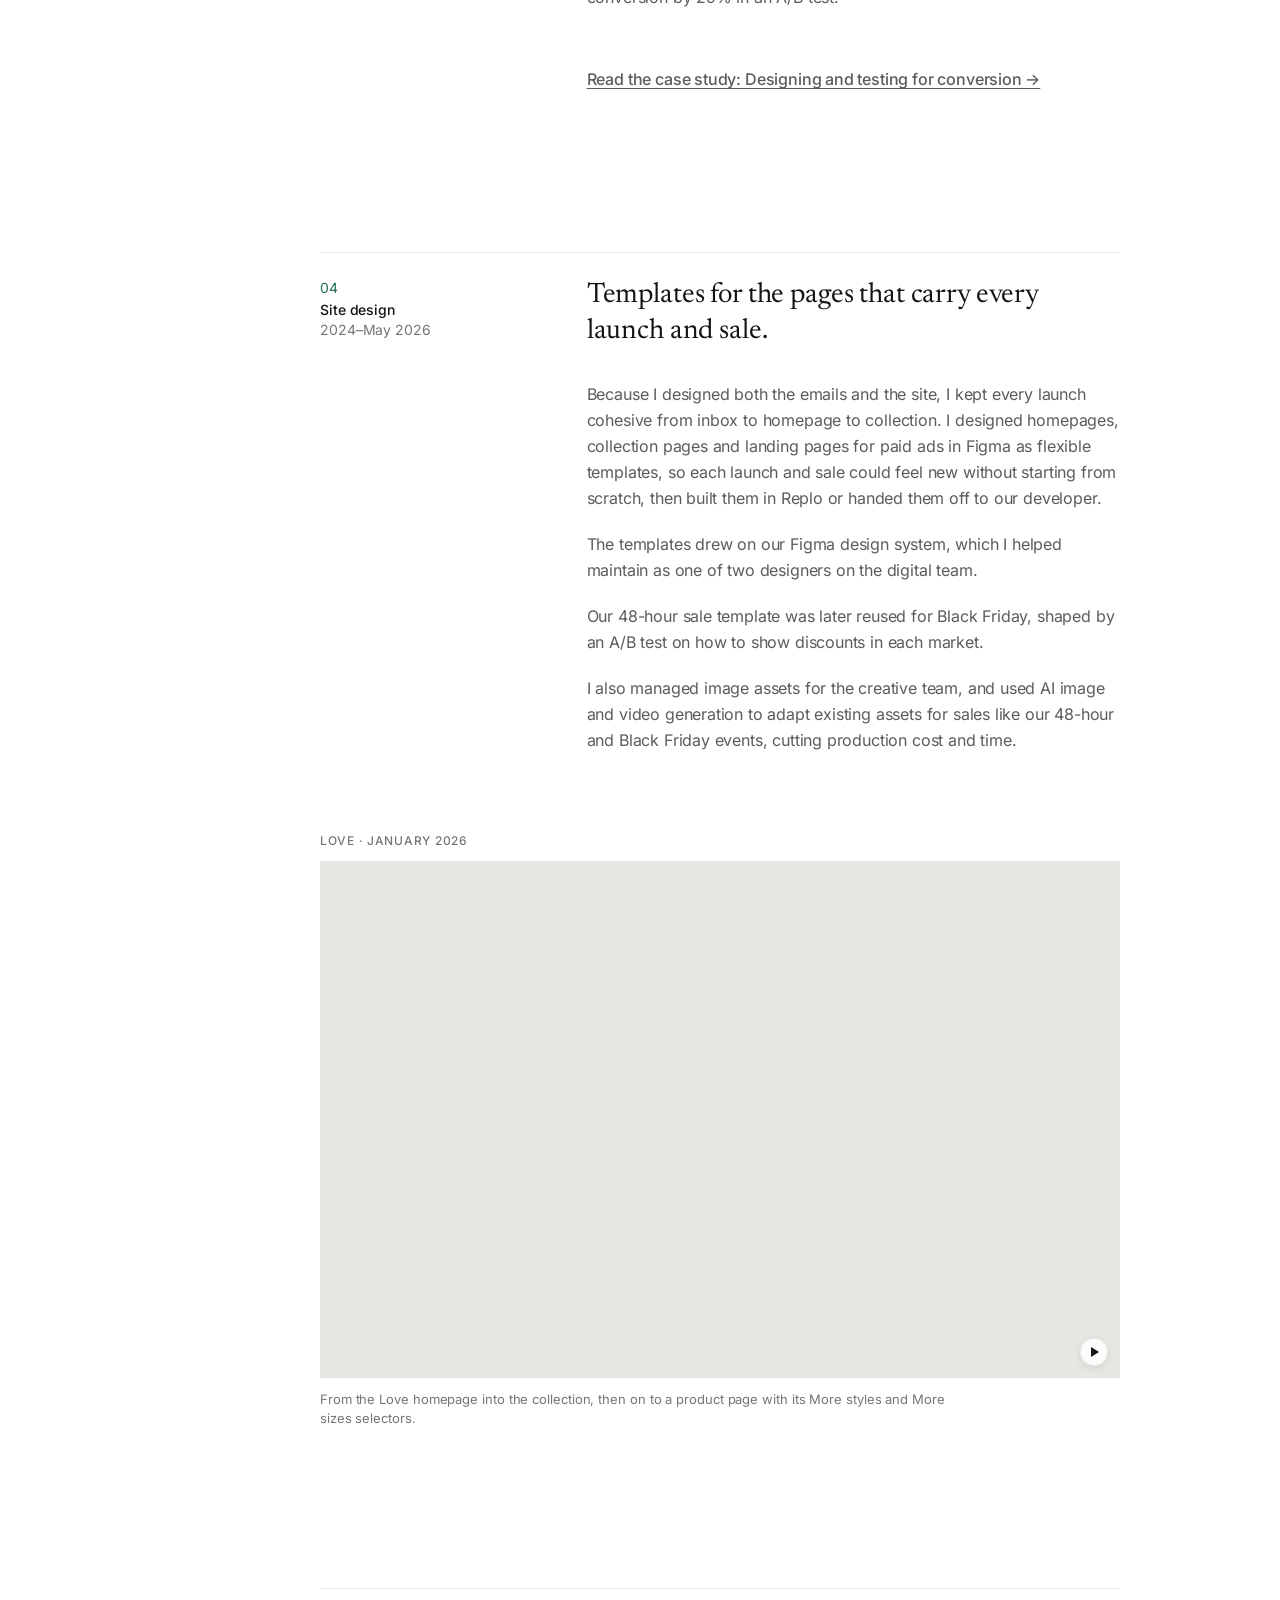
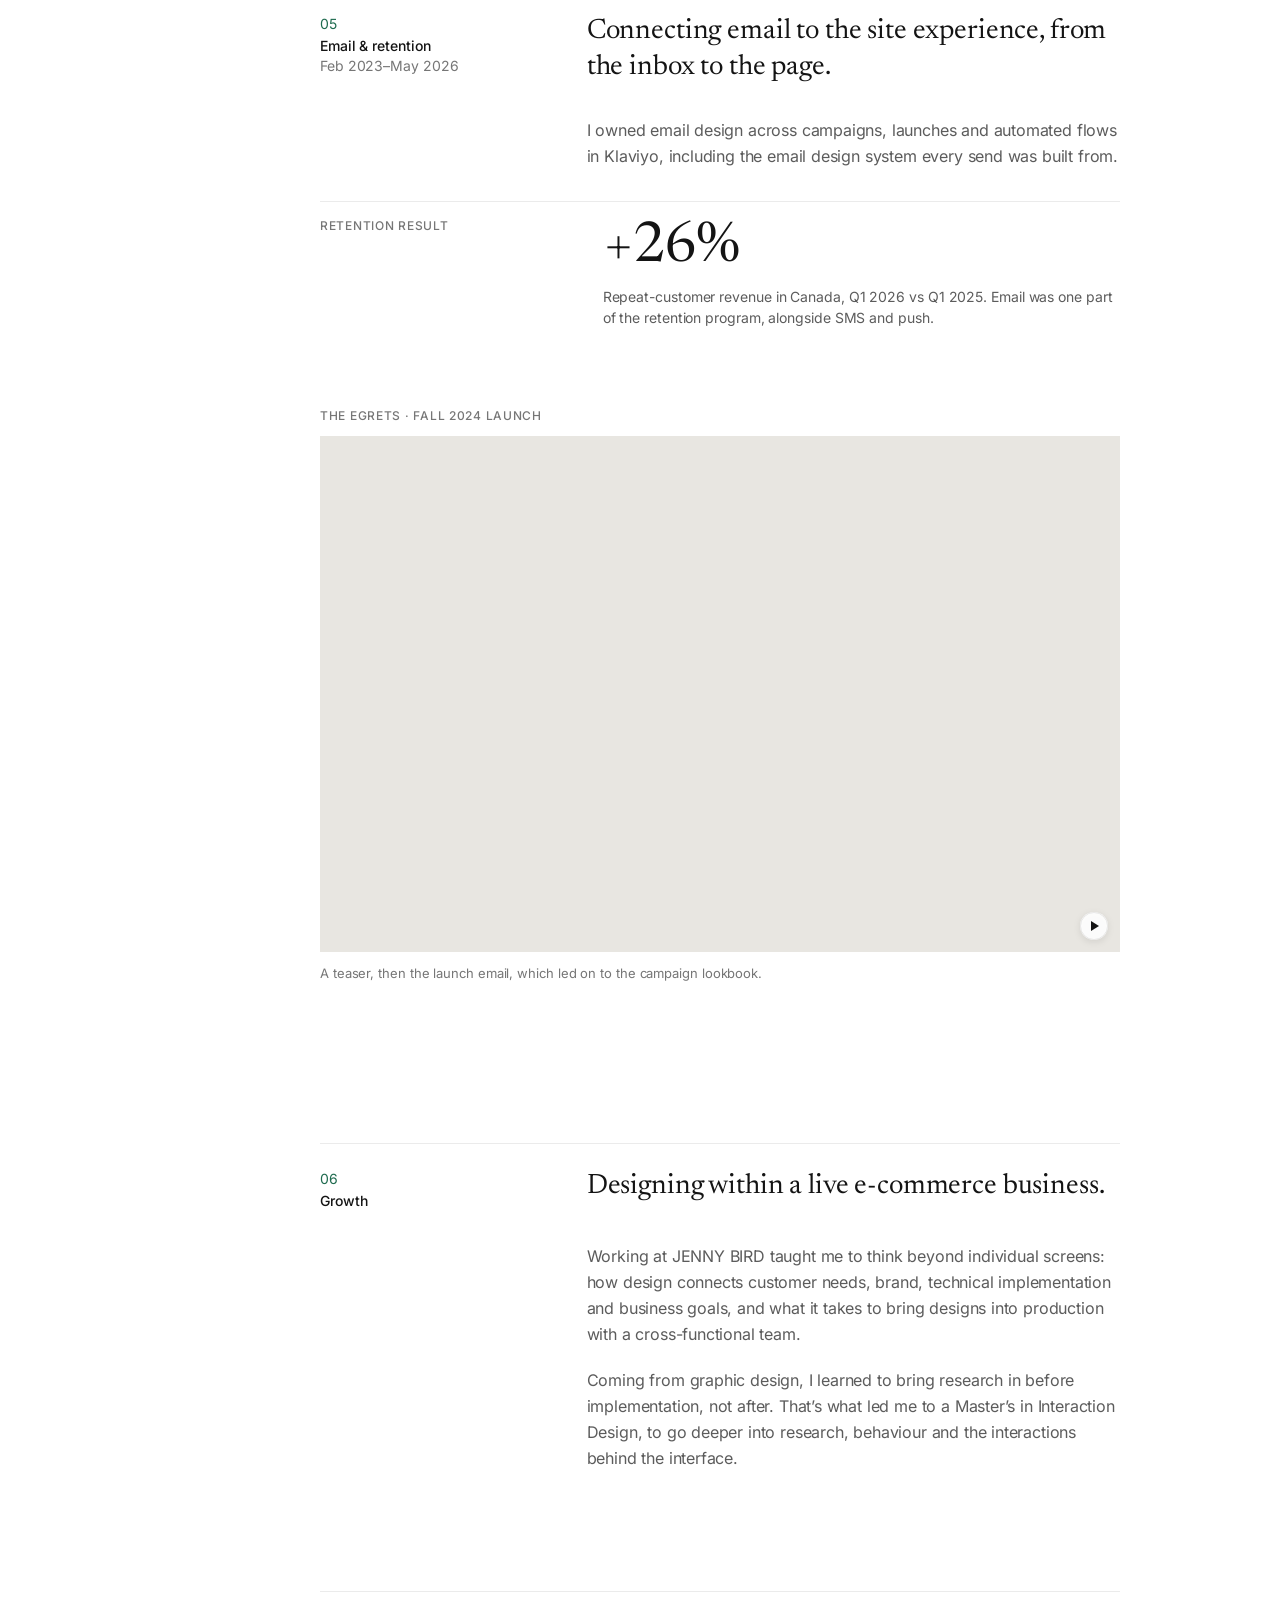
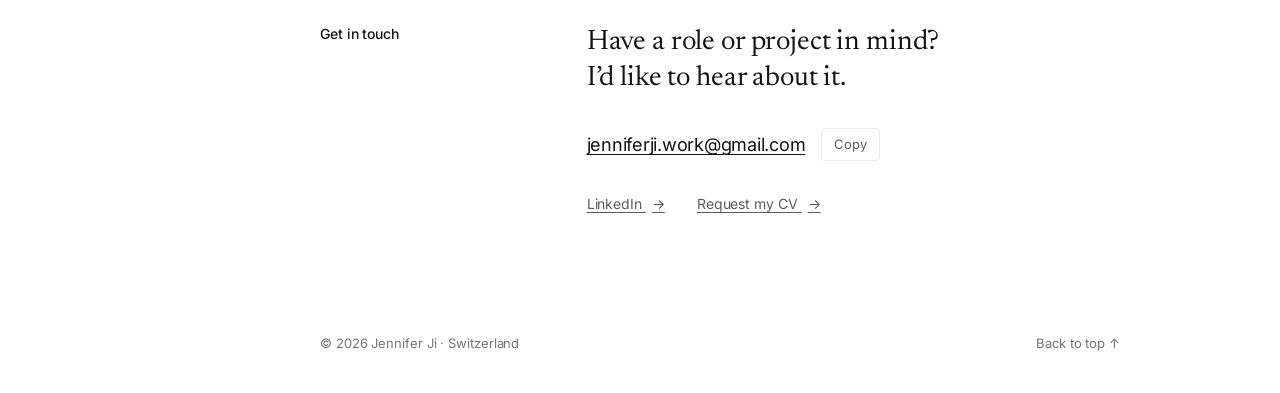
<file: projects/jenny-bird/index.html>
<!doctype html>
<html lang="en">
<head>
  <meta charset="utf-8">
  <meta name="viewport" content="width=device-width, initial-scale=1">
  <title>JENNY BIRD — Jennifer Ji</title>
  <meta name="description" content="Three years of e-commerce, site, email and mobile design at JENNY BIRD by Jennifer Ji.">
  <link rel="stylesheet" href="/css/fonts.css">
  <link rel="stylesheet" href="/css/styles.css?v=controls-1">
  <script src="/js/main.js?v=clean-urls-1" defer></script>
  <link rel="stylesheet" href="/css/conversion.css?v=gift-size-1">
  <link rel="stylesheet" href="/css/jenny-bird.css">
  <link rel="stylesheet" href="/css/jenny-bird-motion.css">
  <script src="/js/jenny-bird.js" defer></script>
  <link rel="canonical" href="https://jenniferji.com/projects/jenny-bird/">
</head>
<body id="top" class="conversion-page jenny-bird-page" data-page="jenny-bird"><a class="skip-link" href="#main">Skip to content</a>  <header class="sidebar case-sidebar">
    <a class="identity" href="/">Jennifer Ji<span>Product designer</span></a>
    <button class="menu-toggle" type="button" aria-expanded="false" aria-controls="navigation">Menu</button>
    <a class="all-work" href="/#work">← All work</a><nav id="navigation" aria-label="Project sections"><a class="mobile-all-work" href="/#work">← All work</a><a href="#overview" class="active" aria-current="location"><span class="dot"></span>Overview</a><a href="#my-role"><span class="dot invisible"></span>My role</a><a href="#conversion"><span class="dot invisible"></span>Conversion</a><a href="#site-design"><span class="dot invisible"></span>Site design</a><a href="#email-retention"><span class="dot invisible"></span>Email &amp; retention</a><a href="#growth"><span class="dot invisible"></span>Growth</a></nav>
    <div class="rail-footer">

      <button class="theme-toggle" type="button" aria-label="Switch to dark theme" aria-pressed="false"><img src="/assets/images/home/theme-light.svg" width="16" height="16" alt=""></button>
    </div>
  </header><main id="main">
<section id="overview" class="case-overview" aria-labelledby="case-title"><p class="eyebrow">JENNY BIRD · Toronto, Canada · 2023–2026</p><h1 id="case-title">Designing the e-commerce experience for a DTC jewellery brand.</h1><p class="case-lead">JENNY BIRD is a Canadian direct-to-consumer jewellery brand with a large US customer base and stockists across Europe, from Harvey Nichols and Liberty London to Le Bon Marché and Glambou at Globus. Over three years, I designed across the customer journey — from email to the site and the mobile app.</p><p class="case-summary">I worked cross-functionally with the creative, e-commerce and marketing teams and external partners, turning creative and commercial goals into experiences we could build, test and refine.</p><dl class="case-facts"><div><dt>Role</dt><dd>Junior Graphic Designer → Graphic &amp; UX/UI Designer</dd></div><div><dt>Period</dt><dd>Feb 2023–May 2026<br>Toronto, Canada</dd></div><div><dt>Focus</dt><dd>E-commerce UX/UI, conversion, email &amp; retention, mobile app</dd></div><div><dt>Tools</dt><dd>Figma, Adobe Creative Cloud, AI image &amp; video tools, Shopify, Replo, Klaviyo, Tolstoy, Intelligems</dd></div></dl><div class="jb-scale"><div><strong>400K+</strong><p>Monthly site visits across Canada and the US</p></div><div><strong>275K+</strong><p>Email subscribers</p></div><div><strong>3 years</strong><p>Designing across site, email and app</p></div></div></section>
<div class="case-hero"><div class="jb-hero-media" role="group" aria-label="JENNY BIRD campaign video">
  <video class="jb-cover jb-hero-video" muted playsinline loop preload="none" poster="/assets/images/jenny-bird/hero-poster.jpg" width="960" height="400" aria-label="JENNY BIRD campaign" data-src="/assets/videos/jenny-bird/hero.mp4"></video>
  <div class="jb-hero-wordmark"><img src="/assets/images/jenny-bird/67210.svg" width="259.998" height="20.0004" alt="JENNY BIRD"></div>
  <button class="scene-toggle jb-hero-toggle" type="button" aria-label="Play campaign video" hidden></button>
</div></div>
<section id="my-role" class="case-section"><header class="case-section-header"><div><p class="section-kicker">02</p><p class="section-name">My role</p></div><h2>I designed the pages and features shoppers moved through, from the inbox to the checkout.</h2></header><div class="case-body-offset jb-body"><p>I joined as a Junior Graphic Designer on the creative team and was promoted to Graphic &amp; UX/UI Designer on the e-commerce team, where my work became fully digital. Researching how others solved similar problems before designing brought UX thinking into work that had started as purely visual.</p></div><figure class="jb-figure"><p class="eyebrow">Shop the Look · May 2026</p><div class="motion-stage" data-base-width="960.0" style="aspect-ratio:960.0/620.0" aria-label="Stage / Shop the Look"><div class="scene-clip"><div style="background:#e8e6e1;height:620px;overflow:hidden;position:relative;flex-shrink:0;width:960px" class="scene-canvas" data-figma-id="381:3558"><div style="position:absolute;background:#fff;height:560px;left:144px;overflow:hidden;border-radius:12px;box-shadow:0px 1px 2.4px 0px rgba(0,0,0,0.05),0px 16px 38px 0px rgba(0,0,0,0.12);top:30px;width:672px" data-figma-id="381:3559"><div style="position:absolute;height:1698.055px;left:0;top:0;width:672px" data-figma-id="381:3560" data-motion-node><img style="position:absolute;inset:0;max-width:none;object-fit:cover;pointer-events:none;width:100%;height:100%" alt="" src="/assets/images/jenny-bird/e33e3.png"></div><div style="position:absolute;background:#000;height:560px;left:0;opacity:0.0;top:0;width:672px" data-figma-id="381:3561" data-motion-node></div><div style="position:absolute;background:#fff;height:560px;left:392px;overflow:hidden;top:0;width:280px" data-figma-id="381:3562" data-motion-node><div style="position:absolute;height:448px;left:0;top:0;width:280px" data-figma-id="381:3563"><img style="position:absolute;inset:0;max-width:none;object-fit:cover;pointer-events:none;width:100%;height:100%" alt="" src="/assets/images/jenny-bird/37d85.png"></div><div style="position:absolute;height:448px;left:0;opacity:0.0;top:0;width:280px" data-figma-id="381:3564" data-motion-node><img style="position:absolute;inset:0;max-width:none;object-fit:cover;pointer-events:none;width:100%;height:100%" alt="" src="/assets/images/jenny-bird/6abfc.png"></div></div><div style="position:absolute;height:74.667px;left:537.6px;opacity:0.0;box-shadow:0px 6px 18px 0px rgba(0,0,0,0.1);top:11.2px;width:123.2px" data-figma-id="381:3565" data-motion-node><img style="position:absolute;inset:0;max-width:none;object-fit:cover;pointer-events:none;width:100%;height:100%" alt="" src="/assets/images/jenny-bird/01473.png"></div><div style="position:absolute;height:18.5px;left:250.13px;top:377.07px;width:13px" data-figma-id="381:3566" data-motion-node><div style="position:absolute;inset:-6.99% -12.6% -4.15% -4.62%"><img style="display:block;max-width:none;width:100%;height:100%" alt="" src="/assets/images/jenny-bird/84337.svg"></div></div></div></div></div><button class="scene-toggle" type="button" aria-pressed="false">Play demo</button></div><figcaption>Shop the Look, one of the conversion features I designed. The full story is in the case study.</figcaption></figure><div class="ownership-labels"><p class="eyebrow">Owned</p><p class="eyebrow">Designed &amp; supported</p></div><div class="ownership-grid">
<article><img src="/assets/images/jenny-bird/87c58.svg" width="22" height="20" alt="" loading="lazy"><h3>Email design &amp; retention</h3><p>Every campaign and lifecycle flow in Klaviyo, plus the email design system.</p></article>
<article><img src="/assets/images/jenny-bird/4a771.svg" width="22" height="20" alt="" loading="lazy"><h3>Image assets &amp; product imagery</h3><p>For the whole creative team, including all product-page imagery.</p></article>
<article><img src="/assets/images/jenny-bird/ba49b.svg" width="22" height="20" alt="" loading="lazy"><h3>Site templates</h3><p>Homepages, collections and landing pages, designed in Figma with our design system, then handed off to dev or built in Replo.</p></article>
<article><img src="/assets/images/jenny-bird/5cec7.svg" width="22" height="20" alt="" loading="lazy"><h3>Conversion features</h3><p>UGC templates, Shop the Look, gift bags in the cart and product-family selectors.</p></article>
</div><div class="case-outcome"><p class="eyebrow">Worked with</p><p>Digital product designer · Developer · Director of E-commerce · E-commerce Manager · Director of Marketing · Email retention team · Copywriter · Venn Apps (app partner)</p></div></section>
<section id="conversion" class="case-section"><header class="case-section-header"><div><p class="section-kicker">03</p><p class="section-name">Conversion</p><p class="period">2025–2026</p></div><h2>Designing and testing for conversion.</h2></header><div class="case-body-offset jb-body"><p>Alongside the site, I designed and tested features that made it easier to find and buy — including a UGC collection template that lifted US conversion by 29% in an A/B test.</p></div><p class="case-body-offset jb-case-link"><a href="/projects/conversion/">Read the case study: Designing and testing for conversion →</a></p></section>
<section id="site-design" class="case-section"><header class="case-section-header"><div><p class="section-kicker">04</p><p class="section-name">Site design</p><p class="period">2024–May 2026</p></div><h2>Templates for the pages that carry every launch and sale.</h2></header><div class="case-body-offset jb-body"><p>Because I designed both the emails and the site, I kept every launch cohesive from inbox to homepage to collection. I designed homepages, collection pages and landing pages for paid ads in Figma as flexible templates, so each launch and sale could feel new without starting from scratch, then built them in Replo or handed them off to our developer.</p><p>The templates drew on our Figma design system, which I helped maintain as one of two designers on the digital team.</p><p>Our 48-hour sale template was later reused for Black Friday, shaped by an A/B test on how to show discounts in each market.</p><p>I also managed image assets for the creative team, and used AI image and video generation to adapt existing assets for sales like our 48-hour and Black Friday events, cutting production cost and time.</p></div><figure class="jb-figure"><p class="eyebrow">Love · January 2026</p><div class="motion-stage" data-base-width="960.0" data-mobile-base="420" style="aspect-ratio:960.0/620.0" aria-label="Stage / Love 2026"><div class="scene-clip"><div style="background:#e8e6e1;height:620px;overflow:hidden;position:relative;flex-shrink:0;width:960px" class="scene-canvas" data-figma-id="393:7570"><div style="position:absolute;background:#fff;height:580px;left:336px;overflow:hidden;border-radius:8px;top:20px;width:288px" data-figma-id="393:7571"><div style="position:absolute;background:#fff;height:2114.082px;left:0;top:0;width:288px" data-figma-id="393:7572" data-motion-node><div style="position:absolute;height:2114.083px;left:0;top:0;width:288px" data-figma-id="393:7573"><img style="position:absolute;inset:0;max-width:none;object-fit:cover;pointer-events:none;width:100%;height:100%" alt="" src="/assets/images/jenny-bird/20e9c.png"></div></div><div style="position:absolute;background:#fff;height:1111.947px;left:0;overflow:hidden;top:0;width:288px" data-figma-id="393:7574" data-motion-node><div style="position:absolute;height:1111.947px;left:0;top:0;width:288px" data-figma-id="393:7575"><div style="position:absolute;inset:0;overflow:hidden;pointer-events:none"><img style="position:absolute;height:106.24%;left:0;max-width:none;top:-6.24%;width:100%" alt="" src="/assets/images/jenny-bird/c235b.png"></div></div></div><div style="position:absolute;background:#fff;height:1002.619px;left:0;top:0;width:288px" data-figma-id="393:7576" data-motion-node><div style="position:absolute;height:1002.619px;left:0;top:0;width:288px" data-figma-id="393:7577"><div style="position:absolute;inset:0;overflow:hidden;pointer-events:none"><img style="position:absolute;height:106.92%;left:0;max-width:none;top:-6.92%;width:100%" alt="" src="/assets/images/jenny-bird/84cf6.png"></div></div></div></div><div style="position:absolute;left:463px;width:34px;height:34px;top:423px" data-figma-id="393:7578" data-motion-node><img style="position:absolute;display:block;inset:0;max-width:none;width:100%;height:100%" alt="" src="/assets/images/jenny-bird/5729b.svg"></div><div style="position:absolute;left:392.11px;width:34px;height:34px;top:434.08px" data-figma-id="393:7579" data-motion-node><img style="position:absolute;display:block;inset:0;max-width:none;width:100%;height:100%" alt="" src="/assets/images/jenny-bird/9da35.svg"></div><div style="position:absolute;background:#e8e6e1;height:620px;left:0;top:0;width:960px" data-figma-id="393:7580" data-motion-node></div></div></div><button class="scene-toggle" type="button" aria-pressed="false">Play demo</button></div><figcaption>From the Love homepage into the collection, then on to a product page with its More styles and More sizes selectors.</figcaption></figure></section>
<section id="email-retention" class="case-section"><header class="case-section-header"><div><p class="section-kicker">05</p><p class="section-name">Email &amp; retention</p><p class="period">Feb 2023–May 2026</p></div><h2>Connecting email to the site experience, from the inbox to the page.</h2></header><div class="case-body-offset jb-body"><p>I owned email design across campaigns, launches and automated flows in Klaviyo, including the email design system every send was built from.</p></div><div class="case-outcome jb-retention"><p class="eyebrow">Retention result</p><div><strong>+26%</strong><p>Repeat-customer revenue in Canada, Q1 2026 vs Q1 2025. Email was one part of the retention program, alongside SMS and push.</p></div></div><figure class="jb-figure"><p class="eyebrow">The Egrets · Fall 2024 launch</p><div class="motion-stage" data-base-width="960.0" data-mobile-base="431.666667" style="aspect-ratio:960.0/620.0" aria-label="Stage / Inbox motion"><div class="scene-clip"><div style="background:#e8e6e1;height:620px;overflow:hidden;position:relative;flex-shrink:0;width:960px" class="scene-canvas" data-figma-id="393:7227"><div style="position:absolute;background:#fff;height:580px;left:336px;overflow:hidden;border-radius:8px;top:20px;width:288px" data-figma-id="393:7228"><div style="position:absolute;background:#fff;height:580px;left:0;overflow:hidden;top:0;width:288px" data-figma-id="393:7229"><p style="overflow-wrap:break-word;position:absolute;font-family:Inter,Arial,sans-serif;font-weight:600;line-height:normal;left:20px;font-style:normal;font-size:22px;color:#141414;top:44px;white-space:nowrap" data-figma-id="393:7230">Inbox</p><div style="position:absolute;background:#fff;height:76px;left:0;overflow:hidden;top:88px;width:288px" data-figma-id="393:7231"><div style="position:absolute;background:#f5f5f4;height:75px;left:0;top:0;width:288px" data-figma-id="393:7232" data-motion-node></div><div style="position:absolute;background:#2959d9;left:9px;border-radius:4px;width:7px;height:7px;top:30px" data-figma-id="393:7233"></div><p style="overflow-wrap:break-word;position:absolute;font-family:Inter,Arial,sans-serif;font-weight:600;line-height:normal;left:22px;font-style:normal;font-size:13px;color:#141414;top:12px;white-space:nowrap" data-figma-id="393:7234">JENNY BIRD</p><p style="overflow-wrap:break-word;position:absolute;font-family:Inter,Arial,sans-serif;font-weight:500;line-height:normal;left:22px;font-style:normal;font-size:12.5px;color:#141414;top:31px;white-space:nowrap" data-figma-id="393:7235">The Egrets Are Here</p><p style="overflow-wrap:break-word;position:absolute;font-family:Inter,Arial,sans-serif;font-weight:400;line-height:normal;left:22px;font-style:normal;font-size:12px;color:#767676;top:49px;white-space:nowrap" data-figma-id="393:7236">Explore the Collection</p><div style="position:absolute;background:#ebebeb;height:1px;left:22px;top:75px;width:266px" data-figma-id="393:7237"></div></div><div style="position:absolute;background:#fff;height:76px;left:0;overflow:hidden;top:164px;width:288px" data-figma-id="393:7238"><div style="position:absolute;background:#2959d9;left:9px;border-radius:4px;width:7px;height:7px;top:30px" data-figma-id="393:7239"></div><p style="overflow-wrap:break-word;position:absolute;font-family:Inter,Arial,sans-serif;font-weight:600;line-height:normal;left:22px;font-style:normal;font-size:13px;color:#141414;top:12px;white-space:nowrap" data-figma-id="393:7240">JENNY BIRD</p><p style="overflow-wrap:break-word;position:absolute;font-family:Inter,Arial,sans-serif;font-weight:500;line-height:normal;left:22px;font-style:normal;font-size:12.5px;color:#141414;top:31px;white-space:nowrap" data-figma-id="393:7241">Something New Is Coming</p><p style="overflow-wrap:break-word;position:absolute;font-family:Inter,Arial,sans-serif;font-weight:400;line-height:normal;left:22px;font-style:normal;font-size:12px;color:#767676;top:49px;white-space:nowrap" data-figma-id="393:7242">Sign Up for Early Access</p><div style="position:absolute;background:#ebebeb;height:1px;left:22px;top:75px;width:266px" data-figma-id="393:7243"></div></div><div style="position:absolute;background:#f5f5f4;height:9px;left:22px;border-radius:4px;top:254px;width:90px" data-figma-id="393:7244"></div><div style="position:absolute;background:#f5f5f4;height:8px;left:22px;border-radius:4px;top:272px;width:170px" data-figma-id="393:7245"></div><div style="position:absolute;background:#f5f5f4;height:8px;left:22px;border-radius:4px;top:288px;width:210px" data-figma-id="393:7246"></div><div style="position:absolute;background:#ebebeb;height:1px;left:22px;top:315px;width:266px" data-figma-id="393:7247"></div><div style="position:absolute;background:#f5f5f4;height:9px;left:22px;border-radius:4px;top:330px;width:90px" data-figma-id="393:7248"></div><div style="position:absolute;background:#f5f5f4;height:8px;left:22px;border-radius:4px;top:348px;width:170px" data-figma-id="393:7249"></div><div style="position:absolute;background:#f5f5f4;height:8px;left:22px;border-radius:4px;top:364px;width:210px" data-figma-id="393:7250"></div><div style="position:absolute;background:#ebebeb;height:1px;left:22px;top:391px;width:266px" data-figma-id="393:7251"></div><div style="position:absolute;background:#f5f5f4;height:9px;left:22px;border-radius:4px;top:406px;width:90px" data-figma-id="393:7252"></div><div style="position:absolute;background:#f5f5f4;height:8px;left:22px;border-radius:4px;top:424px;width:170px" data-figma-id="393:7253"></div><div style="position:absolute;background:#f5f5f4;height:8px;left:22px;border-radius:4px;top:440px;width:210px" data-figma-id="393:7254"></div><div style="position:absolute;background:#ebebeb;height:1px;left:22px;top:467px;width:266px" data-figma-id="393:7255"></div><div style="position:absolute;background:#f5f5f4;height:9px;left:22px;border-radius:4px;top:482px;width:90px" data-figma-id="393:7256"></div><div style="position:absolute;background:#f5f5f4;height:8px;left:22px;border-radius:4px;top:500px;width:170px" data-figma-id="393:7257"></div><div style="position:absolute;background:#f5f5f4;height:8px;left:22px;border-radius:4px;top:516px;width:210px" data-figma-id="393:7258"></div><div style="position:absolute;background:#ebebeb;height:1px;left:22px;top:543px;width:266px" data-figma-id="393:7259"></div></div><div style="position:absolute;height:580px;left:0;overflow:hidden;top:0;width:288px" data-figma-id="393:7260"><div style="position:absolute;height:1611.84px;left:0;top:0;width:288px" data-figma-id="393:7261" data-motion-node><img style="position:absolute;inset:0;max-width:none;object-fit:cover;pointer-events:none;width:100%;height:100%" alt="" src="/assets/images/jenny-bird/91f92.png"></div></div><div style="position:absolute;background:#fff;height:3934.998px;left:0;top:0;width:288px" data-figma-id="393:7262" data-motion-node><div style="position:absolute;height:43.106px;left:0;top:0;width:288px" data-figma-id="393:7263"><img style="position:absolute;inset:0;max-width:none;object-fit:cover;pointer-events:none;width:100%;height:100%" alt="" src="/assets/images/jenny-bird/fe92c.png"></div><div style="position:absolute;height:3891.892px;left:0;top:43.11px;width:288px" data-figma-id="393:7264"><img style="position:absolute;inset:0;max-width:none;object-fit:cover;pointer-events:none;width:100%;height:100%" alt="" src="/assets/images/jenny-bird/94a83.png"></div></div></div><div style="position:absolute;background:#e8e6e1;height:588px;left:332px;top:16px;width:296px" data-figma-id="393:7265" data-motion-node></div><div style="position:absolute;background:#fff;height:580px;left:336px;border-radius:8px;top:20px;width:288px" data-figma-id="393:7266" data-motion-node></div><div style="position:absolute;left:442px;width:76px;height:76px;top:272px" data-figma-id="393:7267" data-motion-node><div style="position:absolute;inset:-15.79% -26.32% -36.84% -26.32%"><img style="display:block;max-width:none;width:100%;height:100%" alt="" src="/assets/images/jenny-bird/b6fc6.svg"></div></div><p style="overflow-wrap:break-word;position:absolute;font-family:Inter,Arial,sans-serif;font-weight:500;line-height:normal;left:468px;font-style:normal;font-size:12px;color:#141414;top:356px;white-space:nowrap" data-figma-id="393:7270" data-motion-node>Mail</p><div style="position:absolute;background:#ff3b30;align-content:stretch;display:flex;align-items:center;justify-content:center;left:501px;overflow:hidden;border-radius:13px;width:26px;height:26px;top:263px" data-figma-id="393:7271" data-motion-node><p style="overflow-wrap:break-word;font-family:Inter,Arial,sans-serif;font-weight:600;line-height:normal;font-style:normal;position:relative;flex-shrink:0;font-size:14px;color:white;white-space:nowrap" data-figma-id="393:7272">1</p></div><div style="position:absolute;background:#ff3b30;align-content:stretch;display:flex;align-items:center;justify-content:center;left:501px;overflow:hidden;border-radius:13px;width:26px;height:26px;top:263px" data-figma-id="393:7273" data-motion-node><p style="overflow-wrap:break-word;font-family:Inter,Arial,sans-serif;font-weight:600;line-height:normal;font-style:normal;position:relative;flex-shrink:0;font-size:14px;color:white;white-space:nowrap" data-figma-id="393:7274">2</p></div><div style="position:absolute;left:463px;width:34px;height:34px;top:293px" data-figma-id="393:7275" data-motion-node><img style="position:absolute;display:block;inset:0;max-width:none;width:100%;height:100%" alt="" src="/assets/images/jenny-bird/137d9.svg"></div><div style="position:absolute;left:463px;width:34px;height:34px;top:129px" data-figma-id="393:7276" data-motion-node><img style="position:absolute;display:block;inset:0;max-width:none;width:100%;height:100%" alt="" src="/assets/images/jenny-bird/693c5.svg"></div><div style="position:absolute;left:463px;width:34px;height:34px;top:303px" data-figma-id="393:7277" data-motion-node><img style="position:absolute;display:block;inset:0;max-width:none;width:100%;height:100%" alt="" src="/assets/images/jenny-bird/780d7.svg"></div><div style="position:absolute;background:#e8e6e1;height:620px;left:0;top:0;width:960px" data-figma-id="393:7278" data-motion-node></div></div></div><button class="scene-toggle" type="button" aria-pressed="false">Play demo</button></div><figcaption>A teaser, then the launch email, which led on to the campaign lookbook.</figcaption></figure></section>
<section id="growth" class="case-section"><header class="case-section-header"><div><p class="section-kicker">06</p><p class="section-name">Growth</p></div><h2>Designing within a live e-commerce business.</h2></header><div class="case-body-offset jb-body"><p>Working at JENNY BIRD taught me to think beyond individual screens: how design connects customer needs, brand, technical implementation and business goals, and what it takes to bring designs into production with a cross-functional team.</p><p>Coming from graphic design, I learned to bring research in before implementation, not after. That’s what led me to a Master’s in Interaction Design, to go deeper into research, behaviour and the interactions behind the interface.</p></div></section>
<section class="section-row" id="contact" aria-labelledby="contact-title">
      <h2 id="contact-title">Get in touch</h2>
      <div class="section-body contact-body">
        <p class="contact-statement">Have a role or project in mind?<br>I’d like to hear about it.</p>
        <div class="email-row"><a href="mailto:jenniferji.work@gmail.com">jenniferji.work@gmail.com</a><button type="button" class="copy-button">Copy</button></div>
        <p class="copy-status sr-only" role="status"></p>
        <div class="contact-links"><a href="https://www.linkedin.com/in/jenniferjii/" target="_blank" rel="noopener noreferrer">LinkedIn <span aria-hidden="true">→</span></a><a href="mailto:jenniferji.work@gmail.com?subject=CV%20request">Request my CV <span aria-hidden="true">→</span></a></div>
      </div>
    </section>
<footer><p>© 2026 Jennifer Ji · Switzerland</p><a href="#top">Back to top ↑</a></footer>
</main></body></html>
</file>
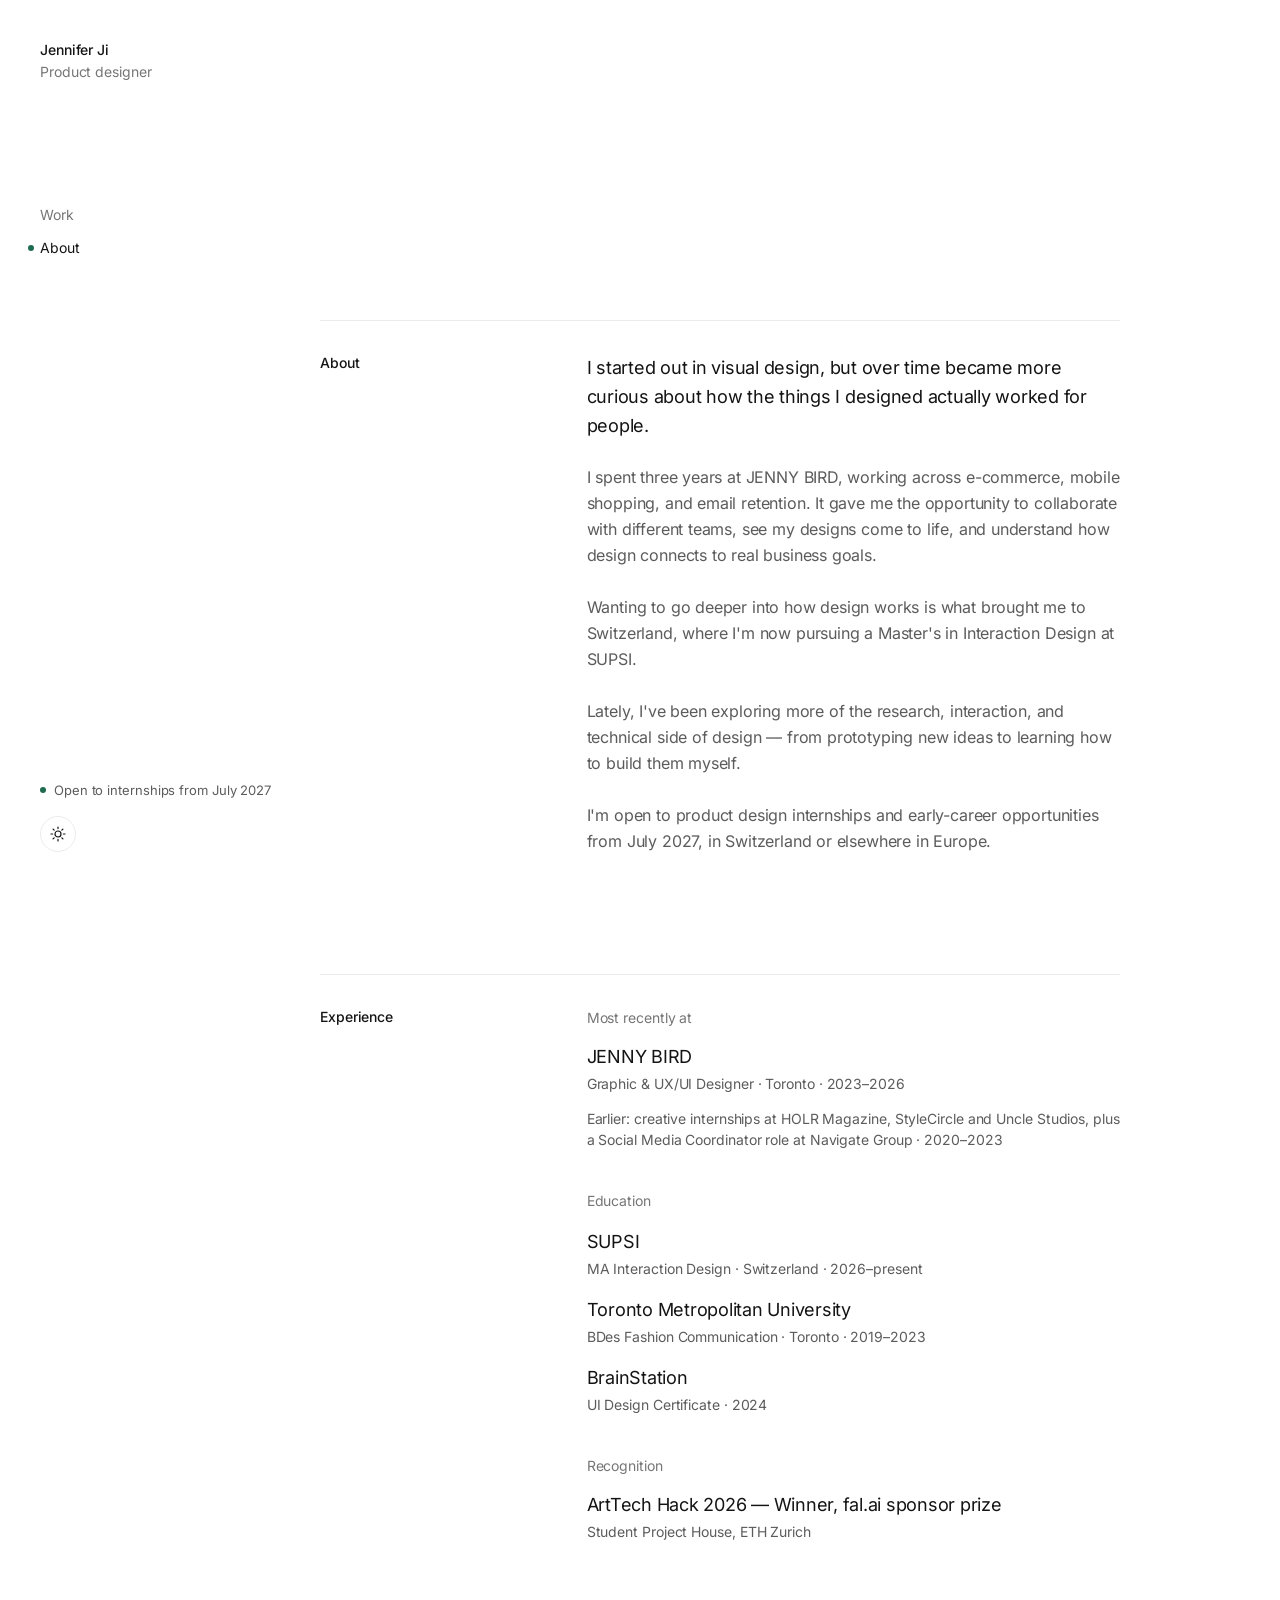
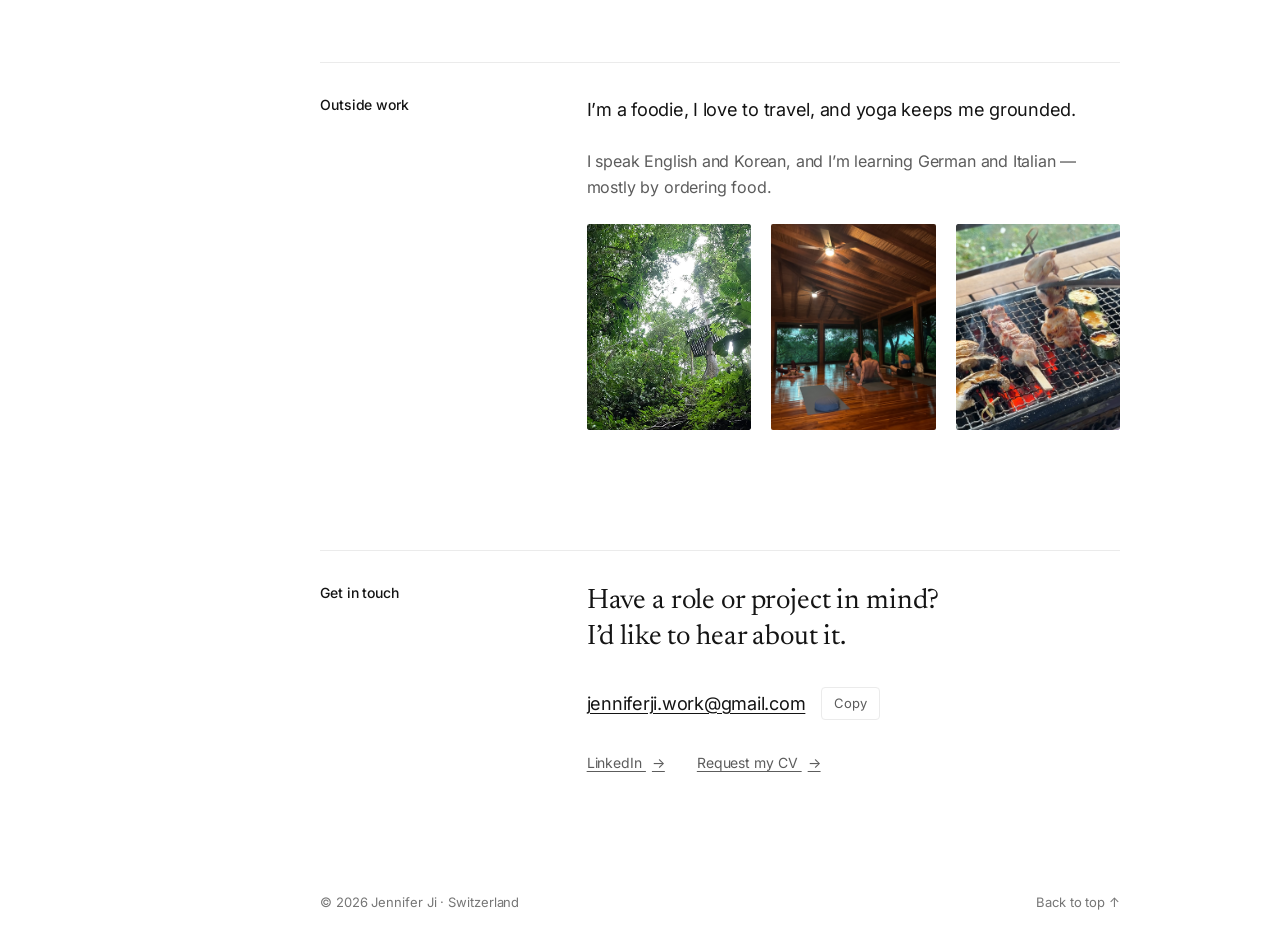
<file: about.html>
<!doctype html><html lang="en"><head><meta charset="utf-8"><meta name="viewport" content="width=device-width, initial-scale=1"><title>Jennifer Ji — Redirecting</title><link rel="canonical" href="https://jenniferji.com/about/"><meta http-equiv="refresh" content="0;url=/about/"><script>location.replace('/about/'+location.search+location.hash);</script></head><body><a href="/about/">Continue to this page</a></body></html>
</file>
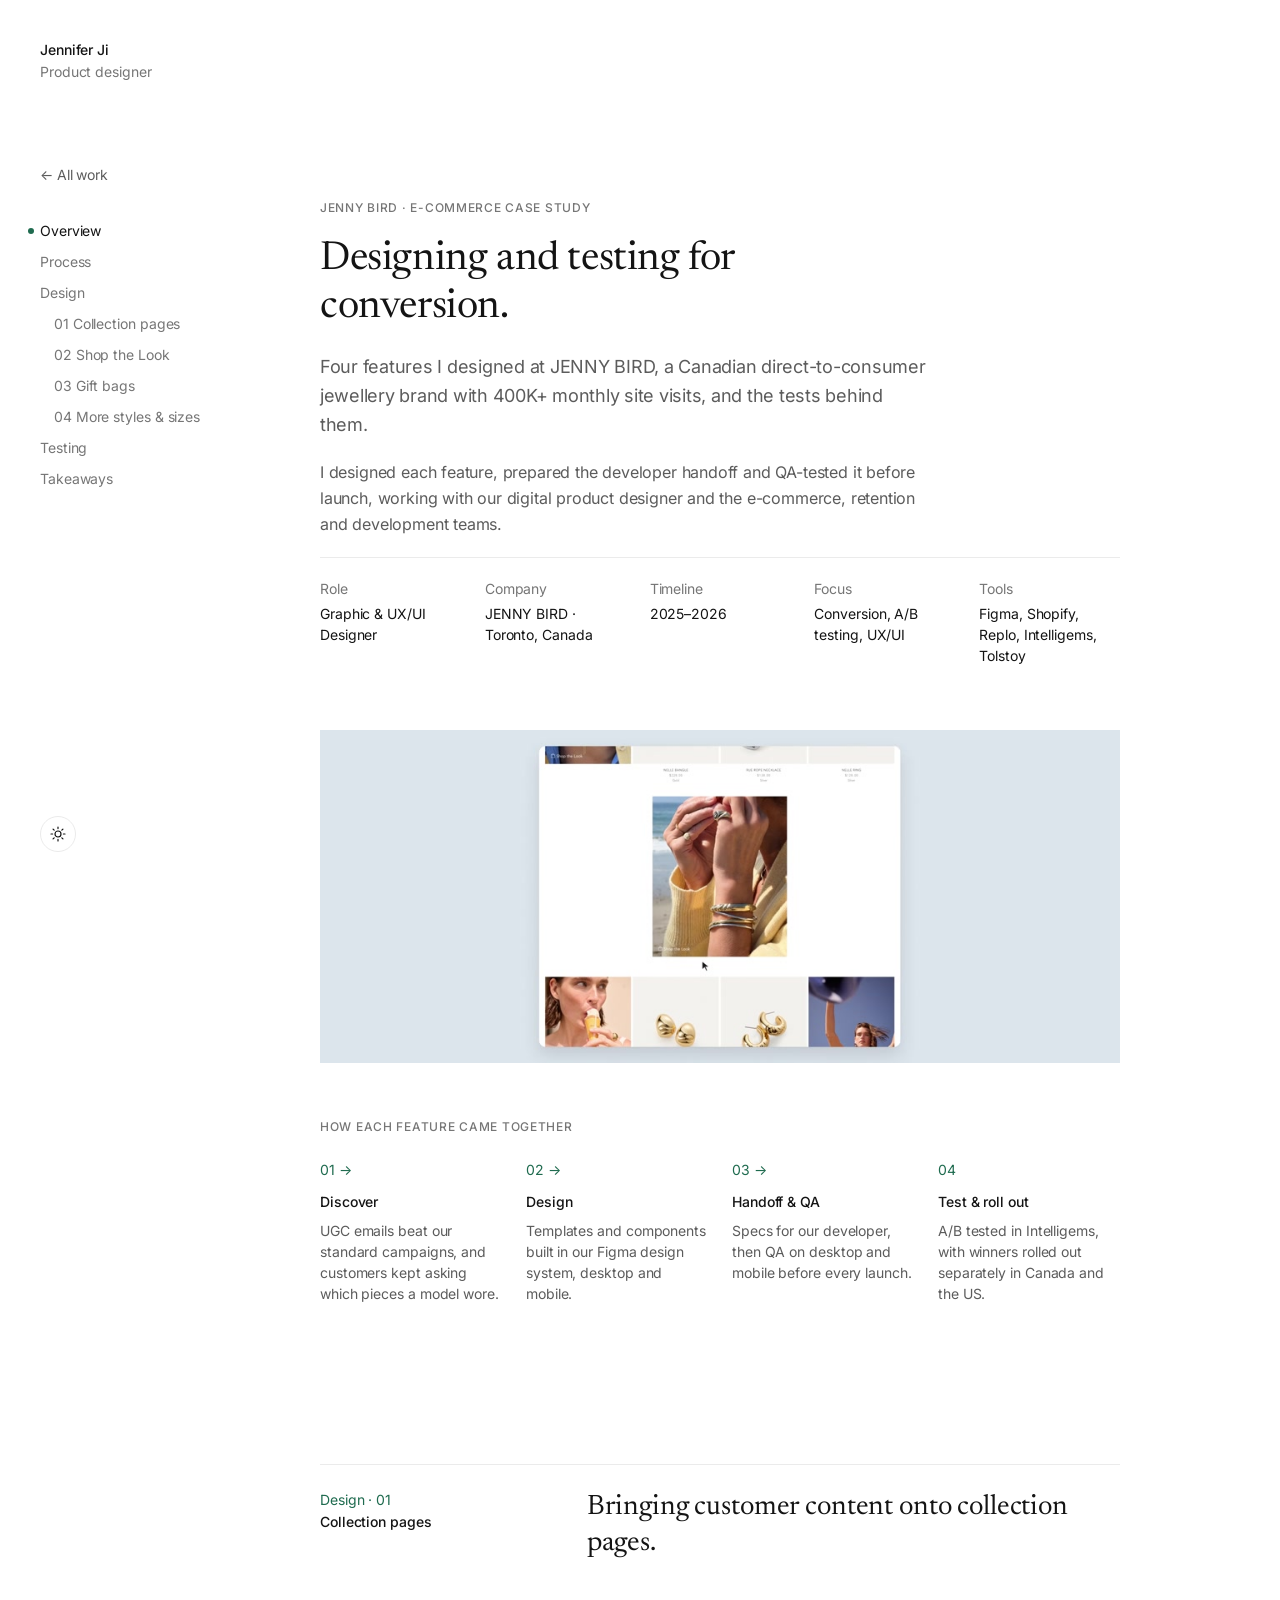
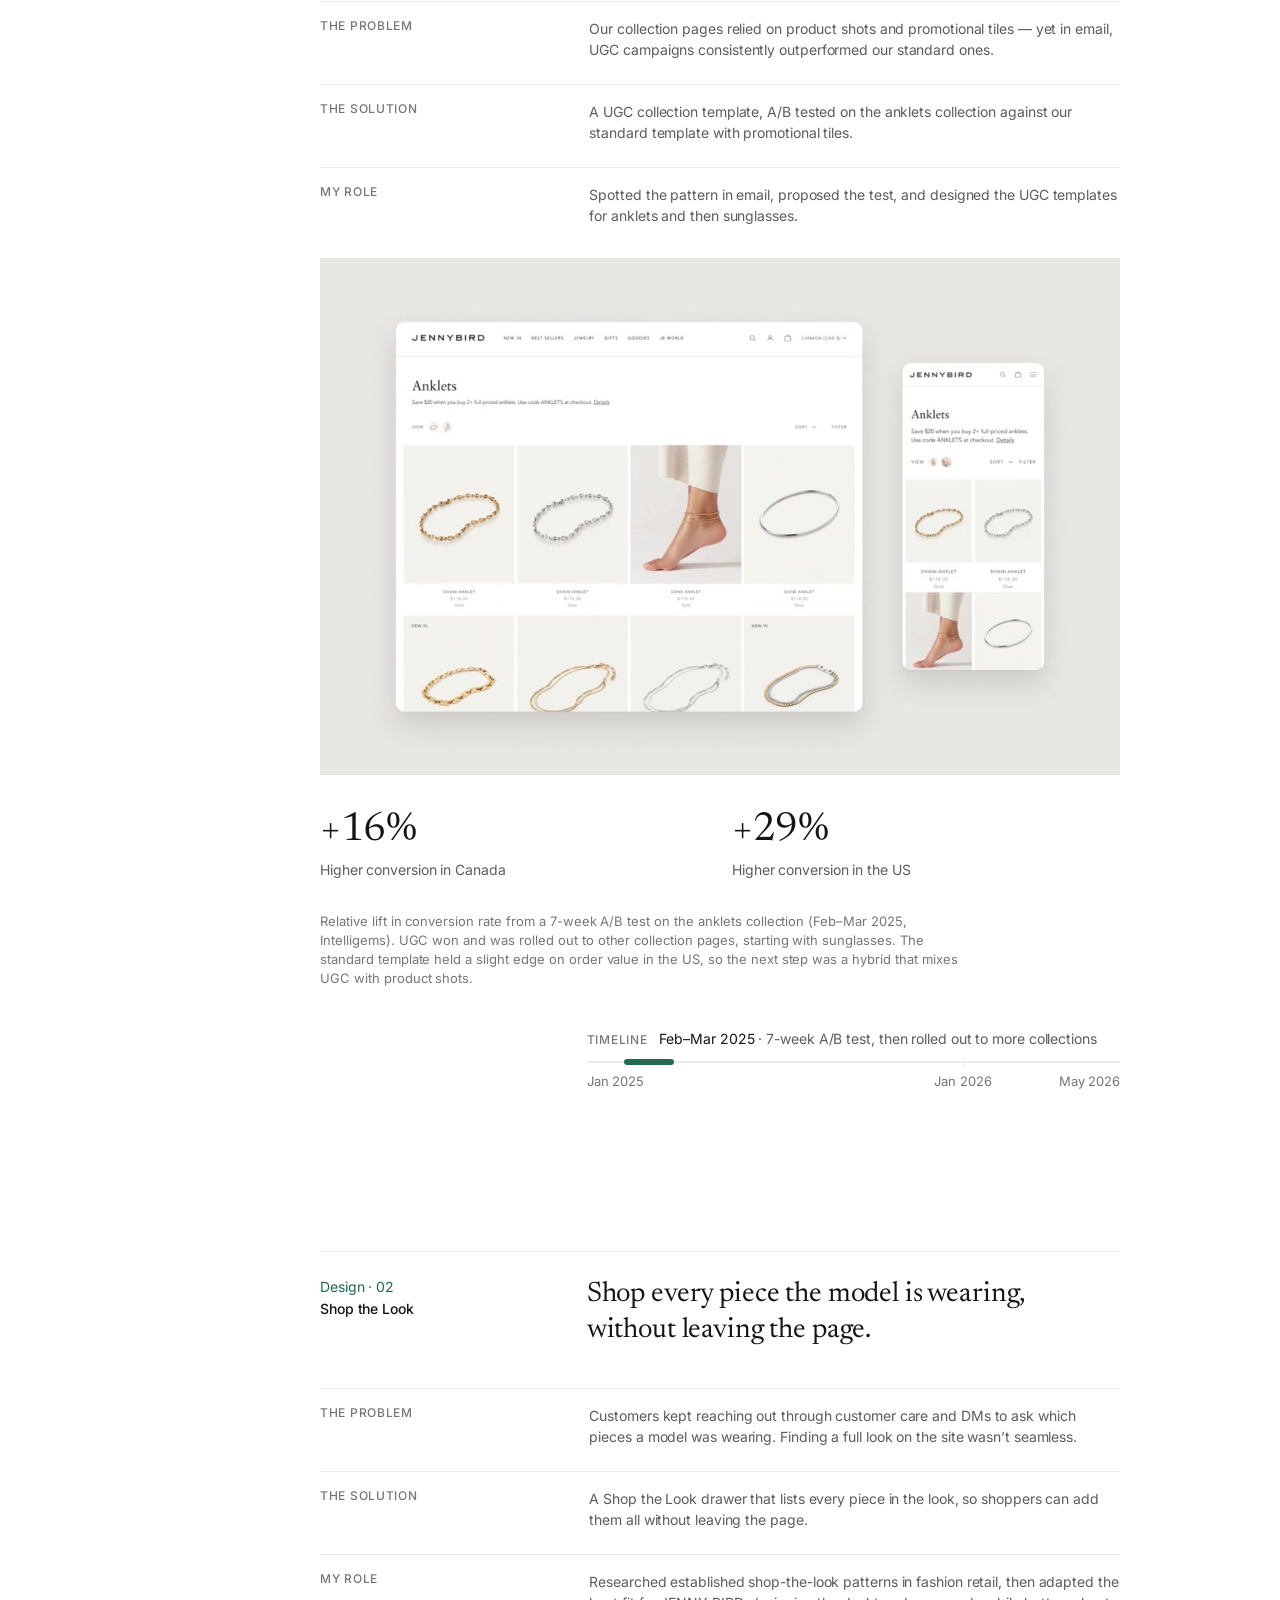
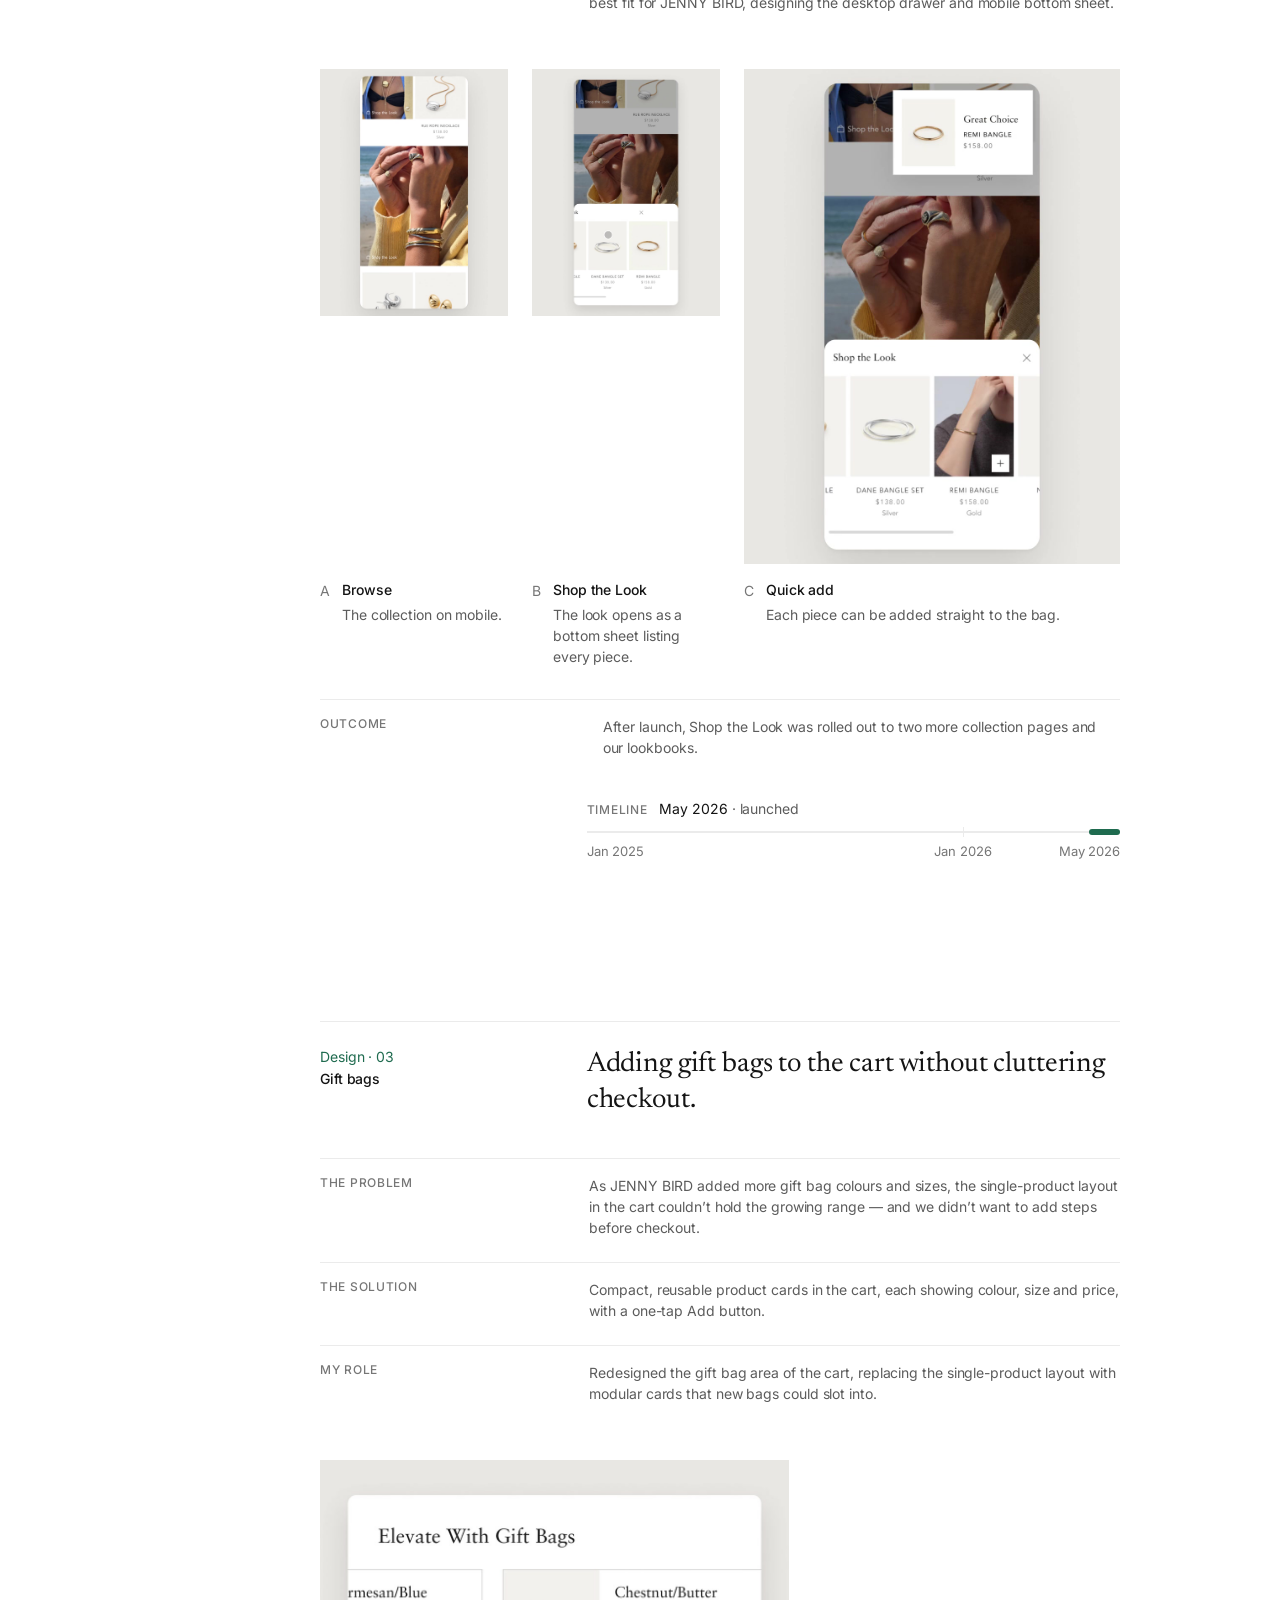
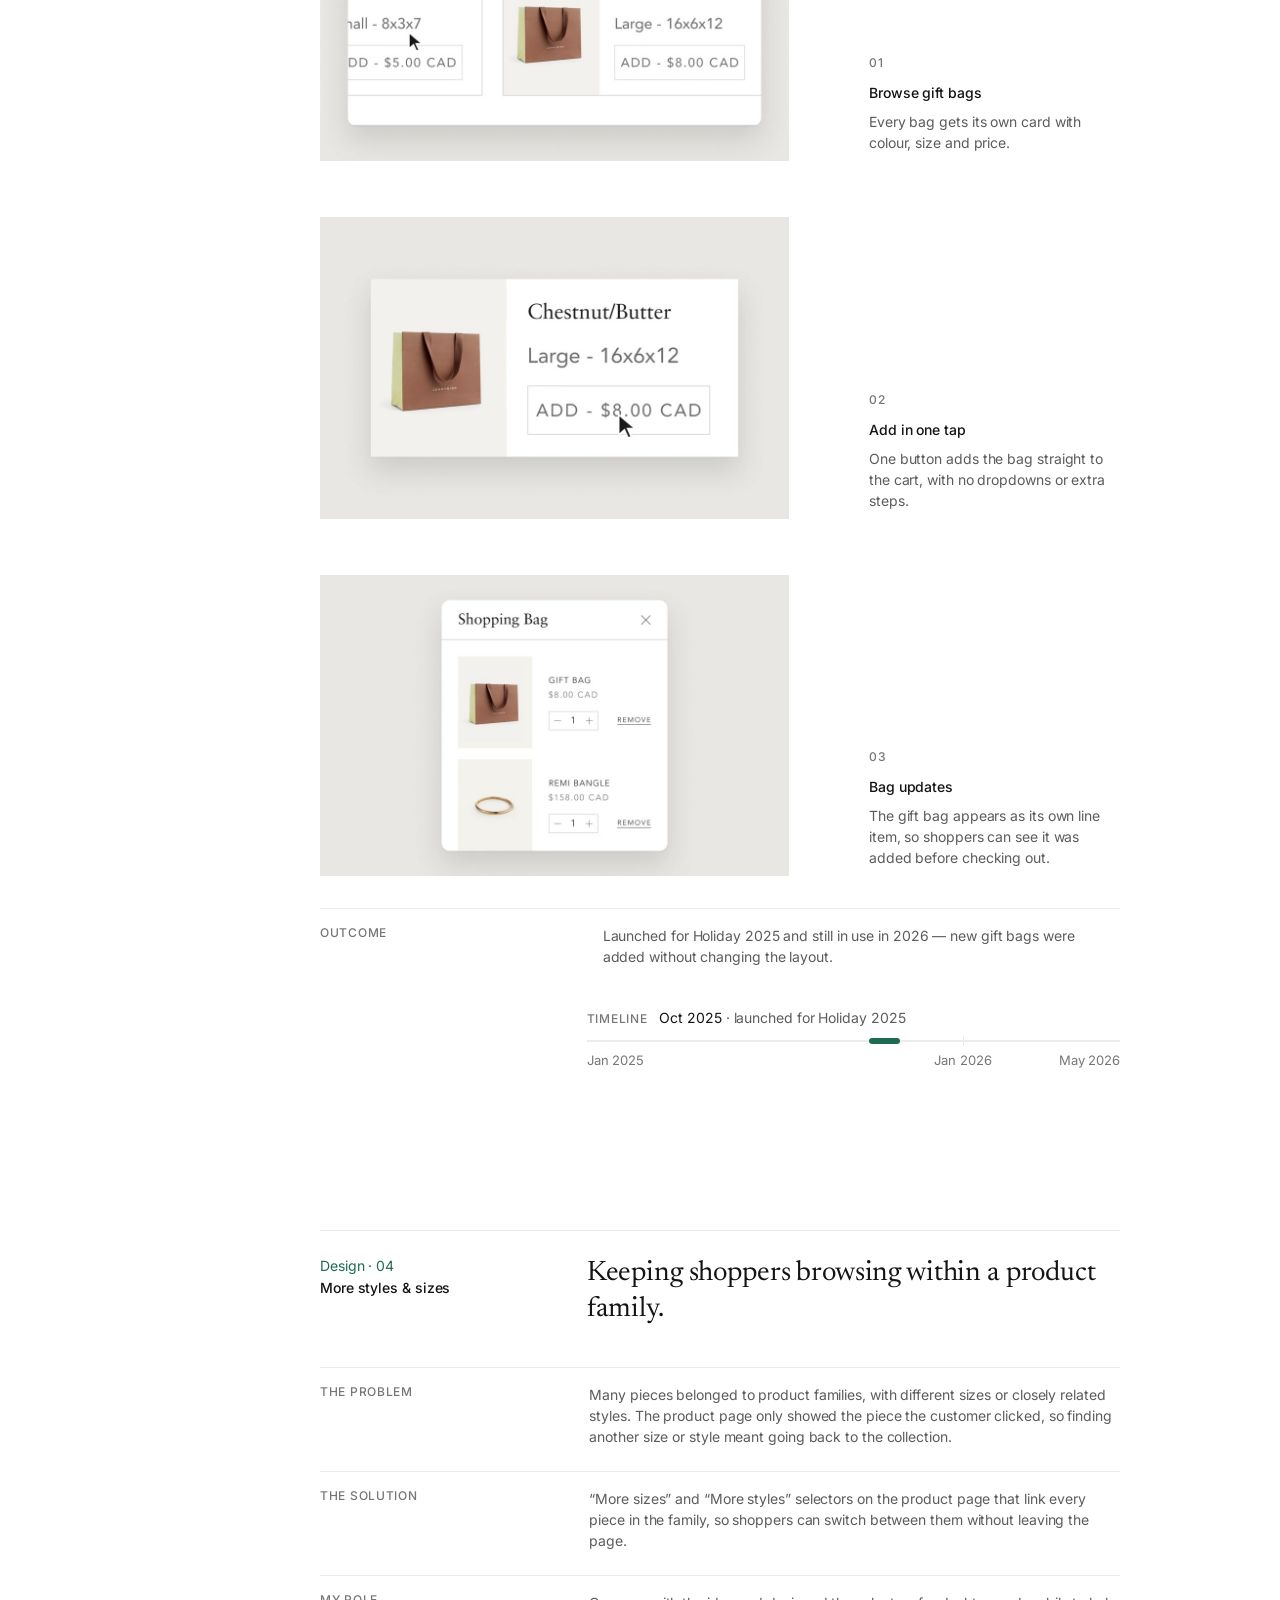
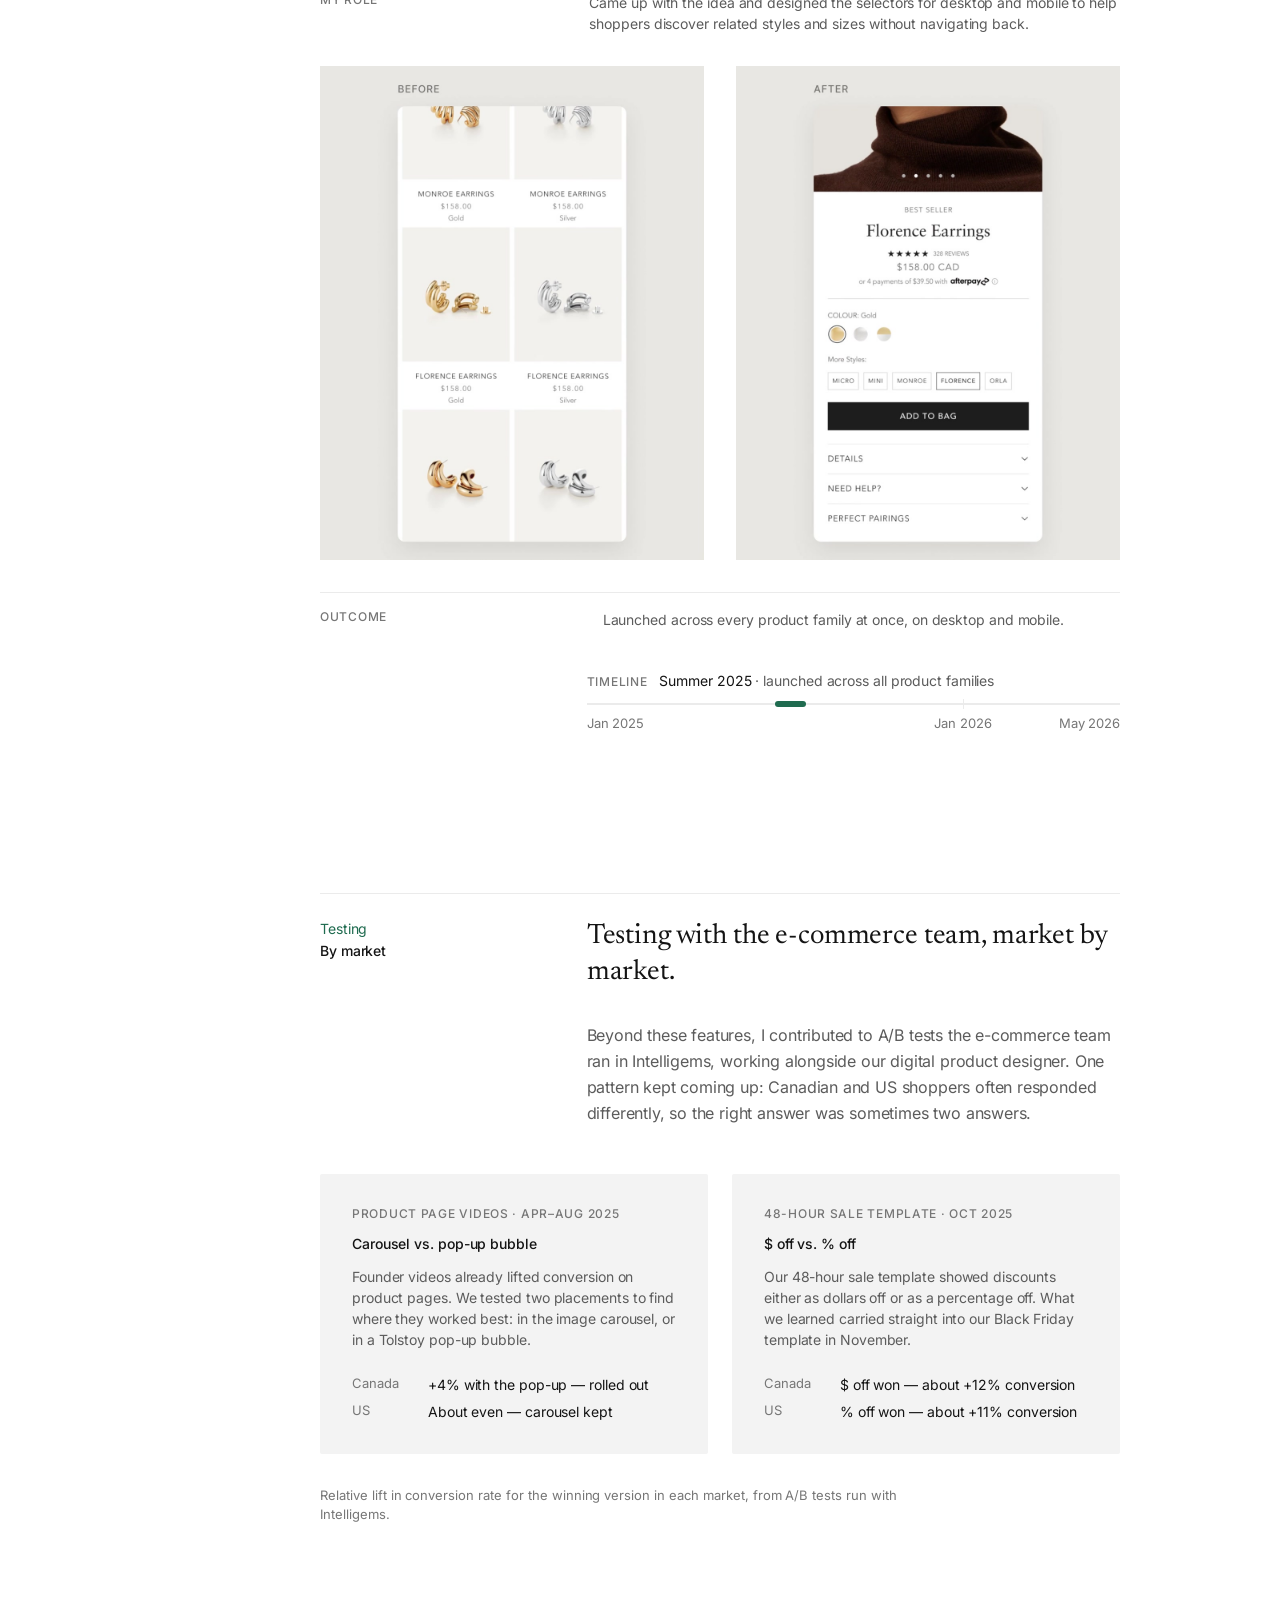
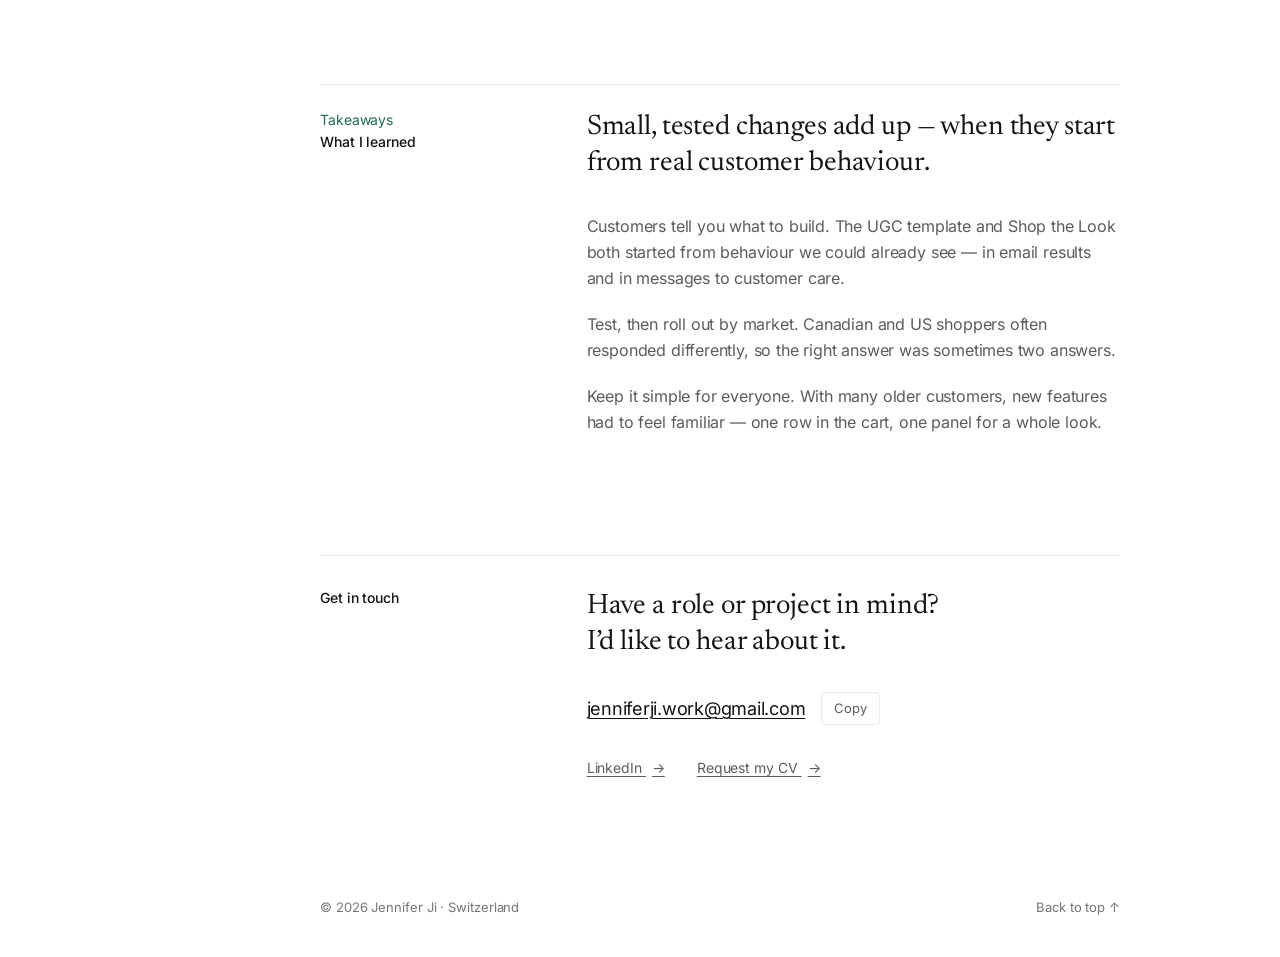
<file: projects/conversion.html>
<!doctype html><html lang="en"><head><meta charset="utf-8"><meta name="viewport" content="width=device-width, initial-scale=1"><title>Jennifer Ji — Redirecting</title><link rel="canonical" href="https://jenniferji.com/projects/conversion/"><meta http-equiv="refresh" content="0;url=/projects/conversion/"><script>location.replace('/projects/conversion/'+location.search+location.hash);</script></head><body><a href="/projects/conversion/">Continue to this page</a></body></html>
</file>
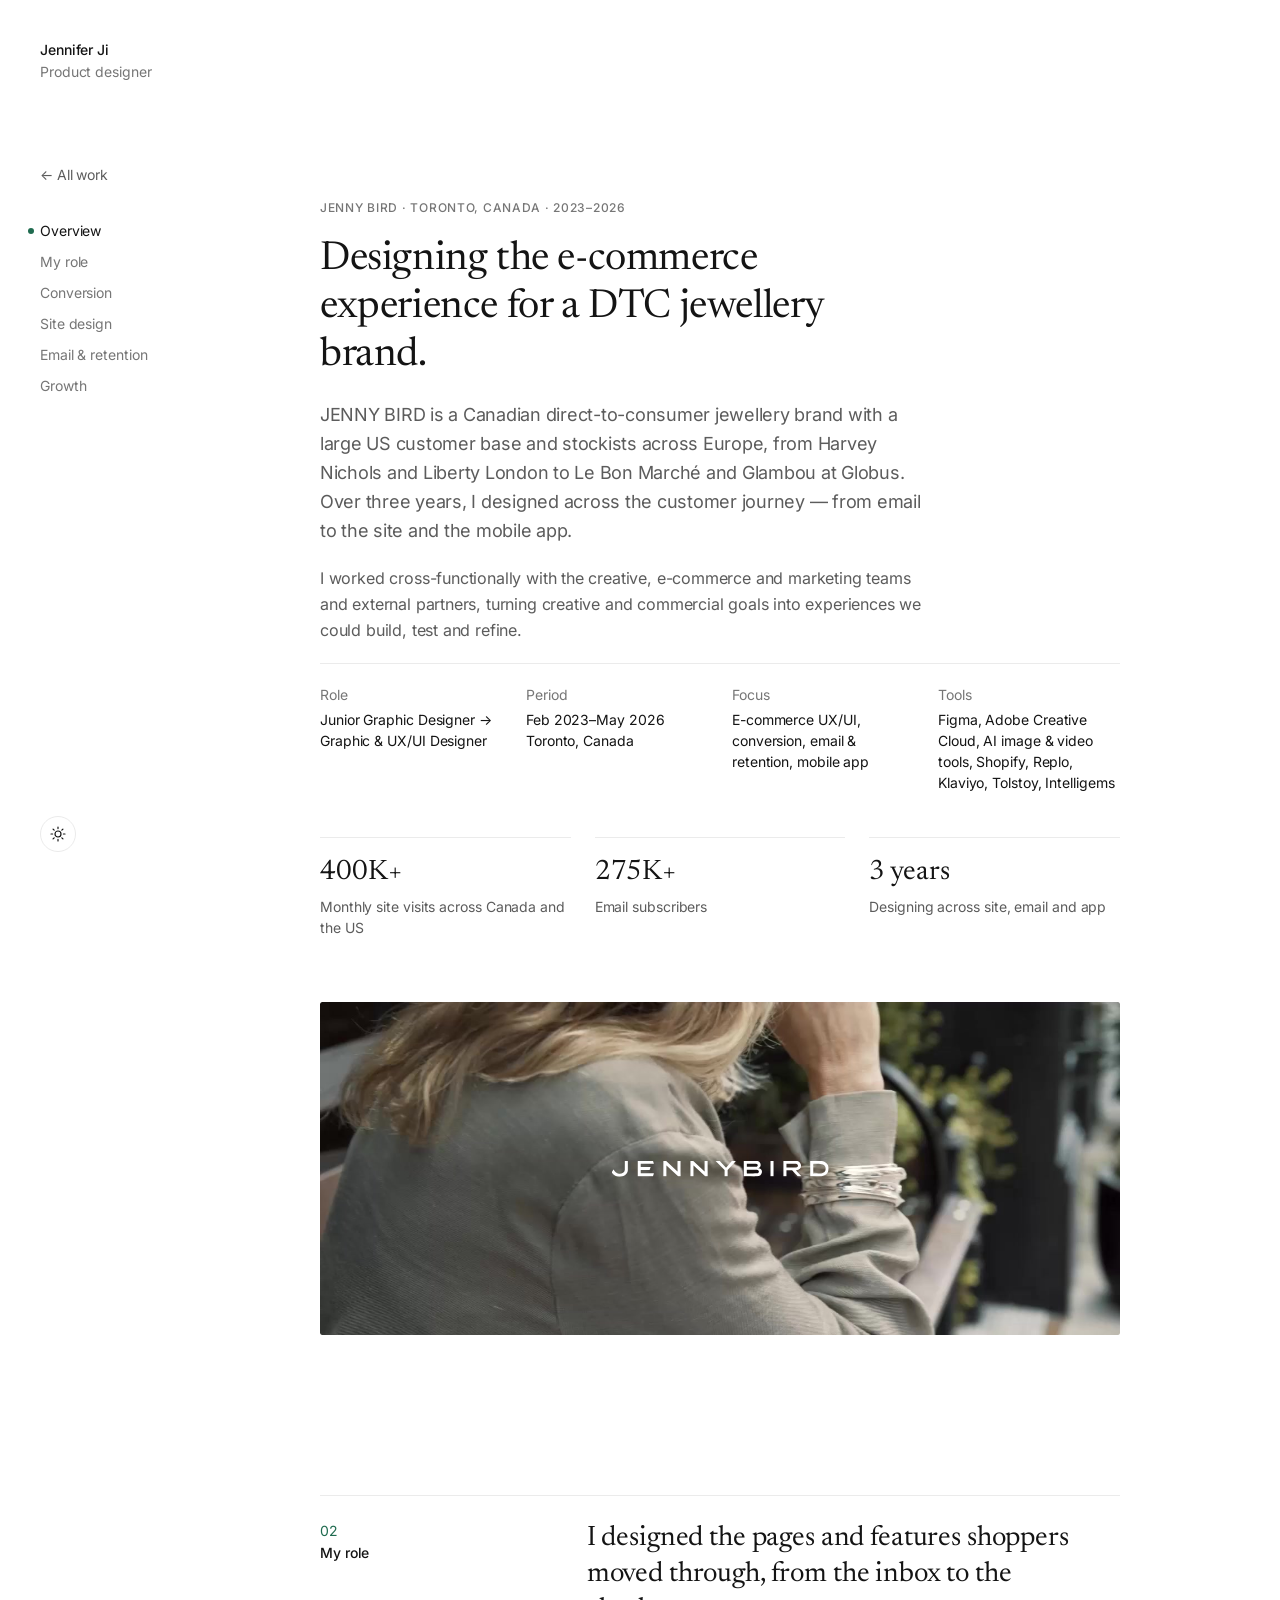
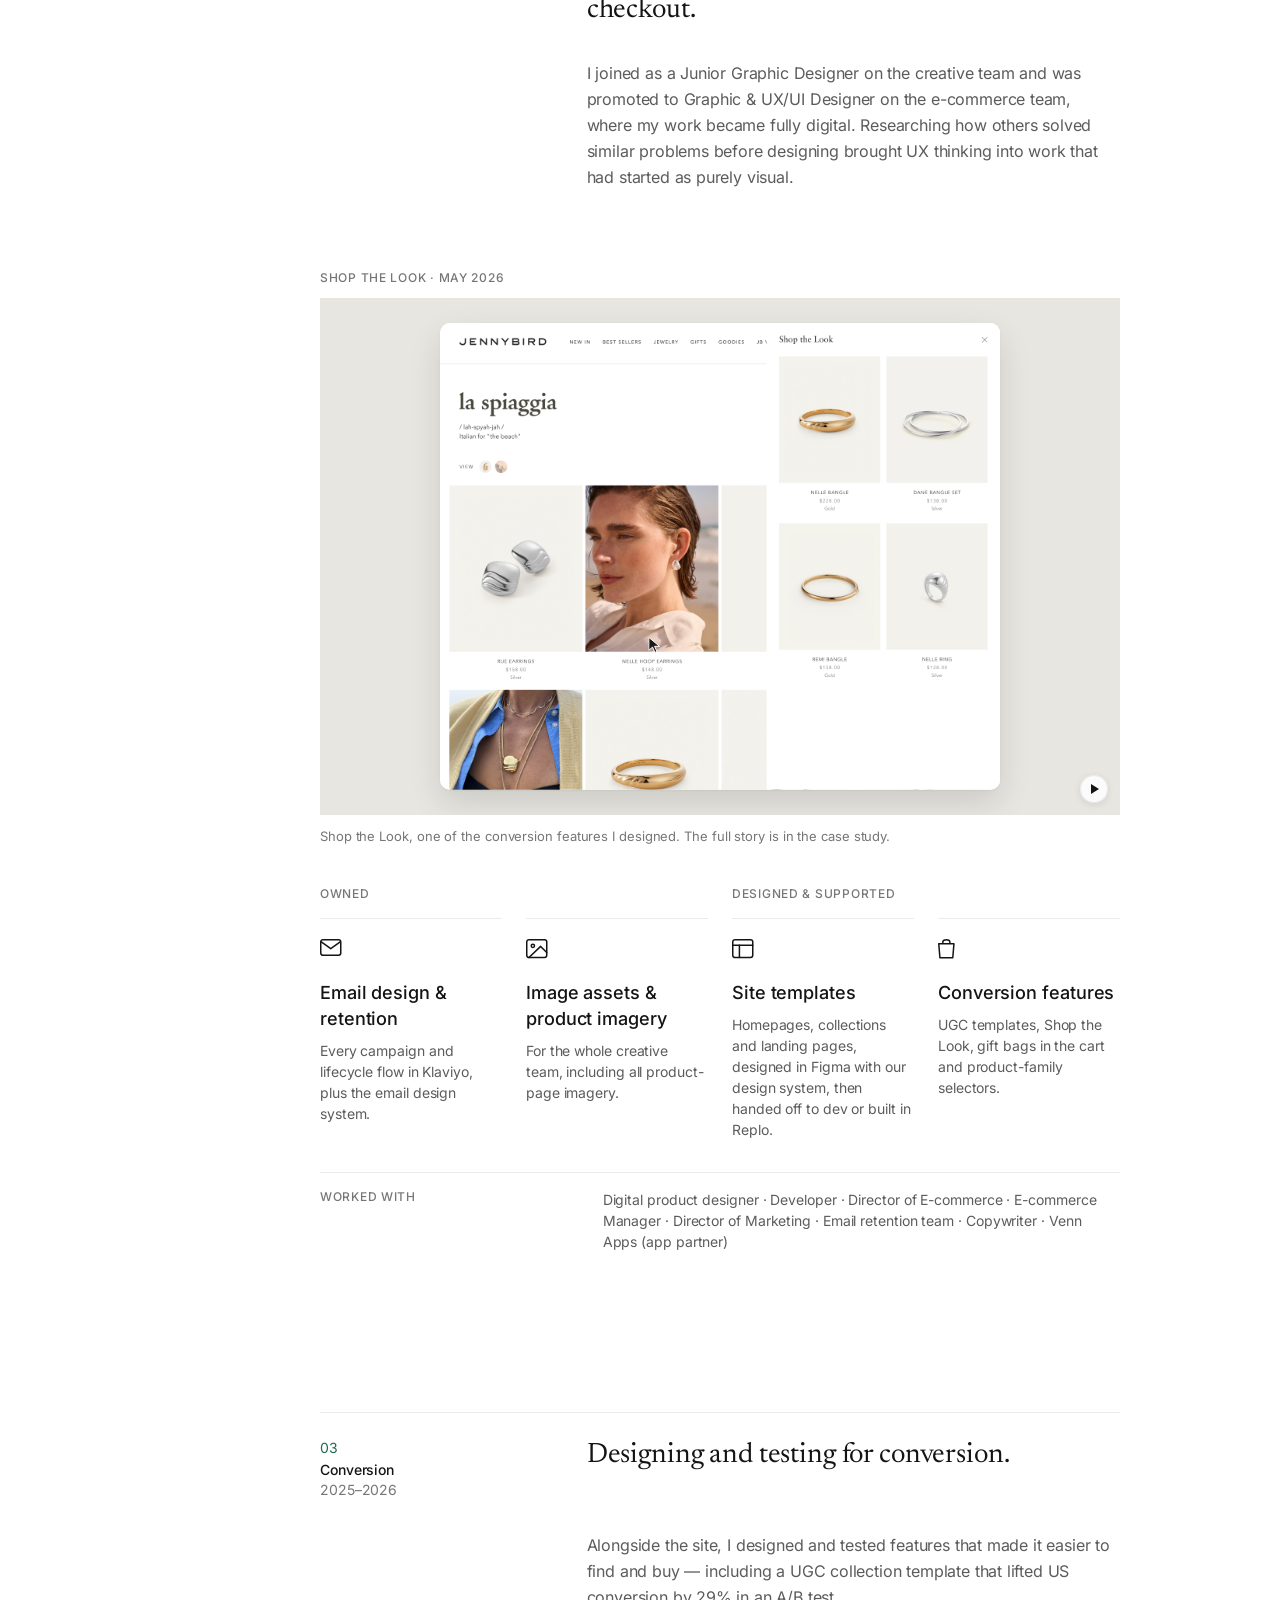
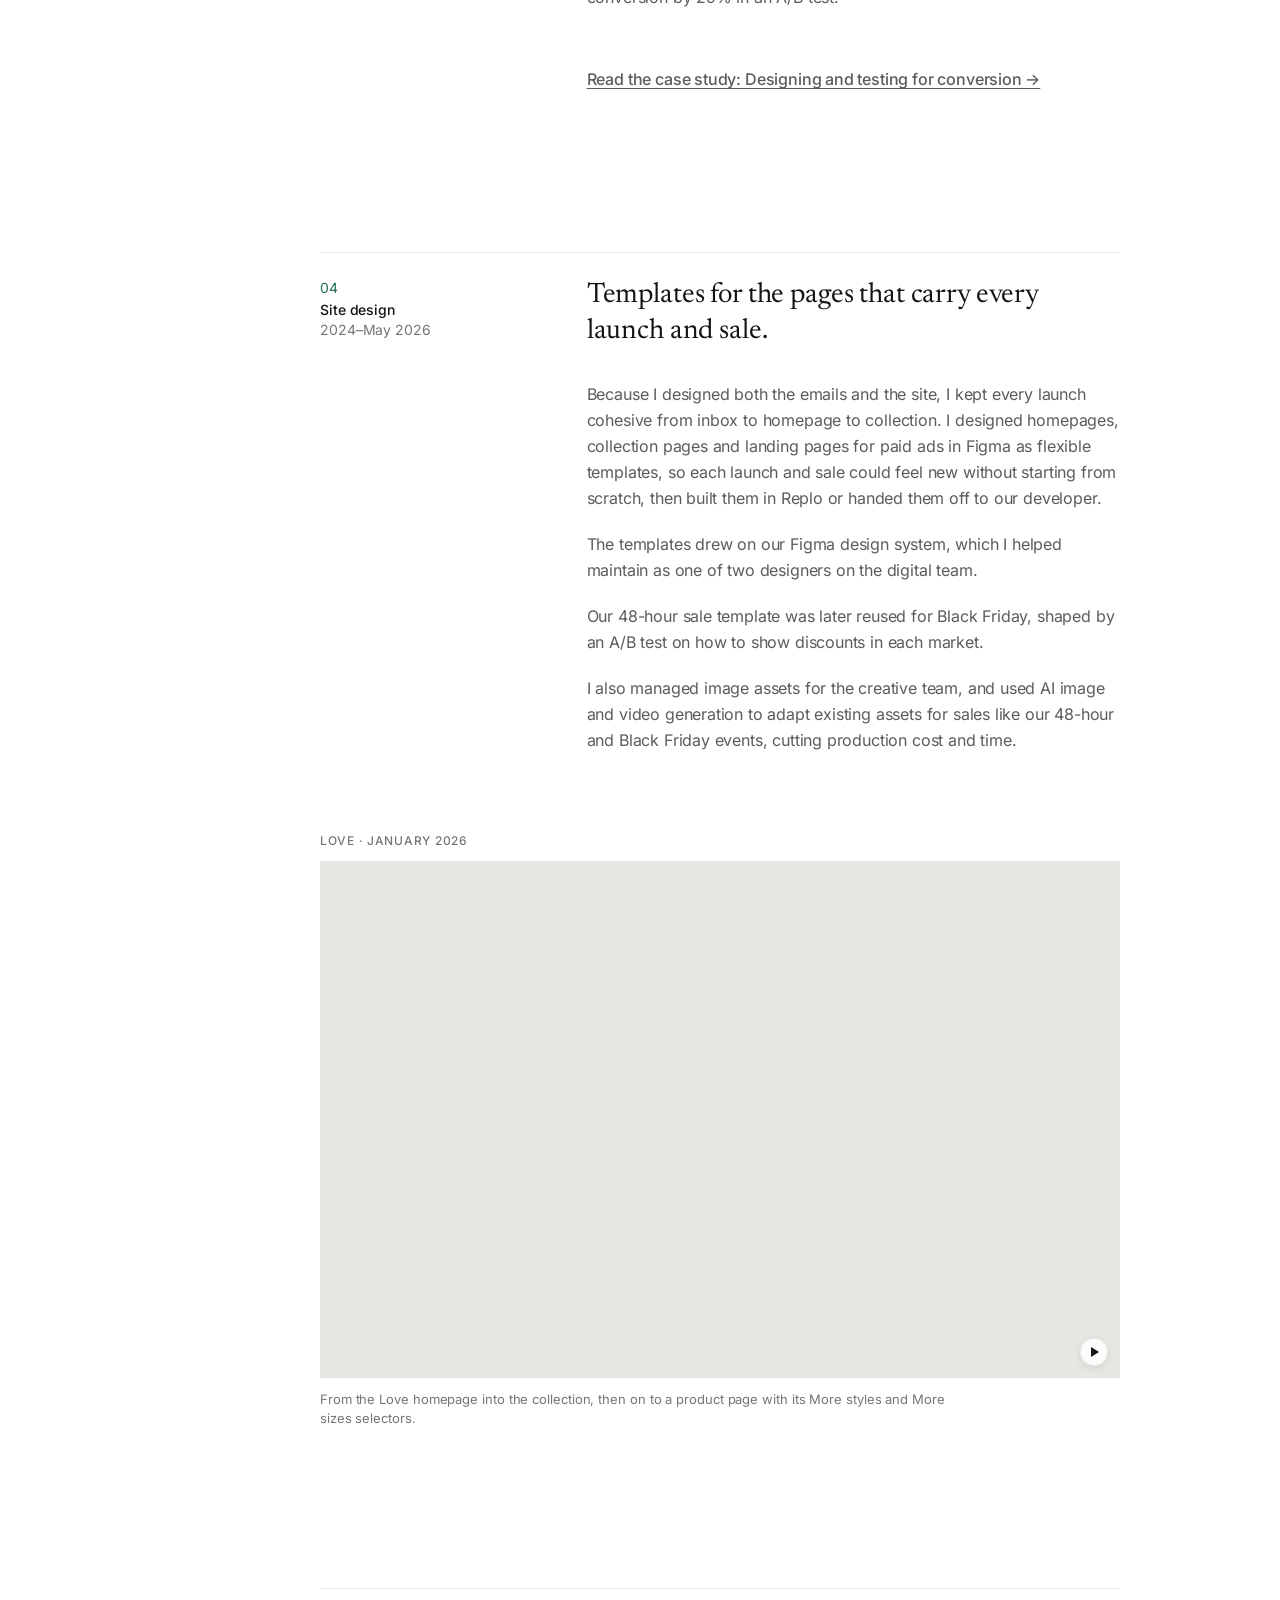
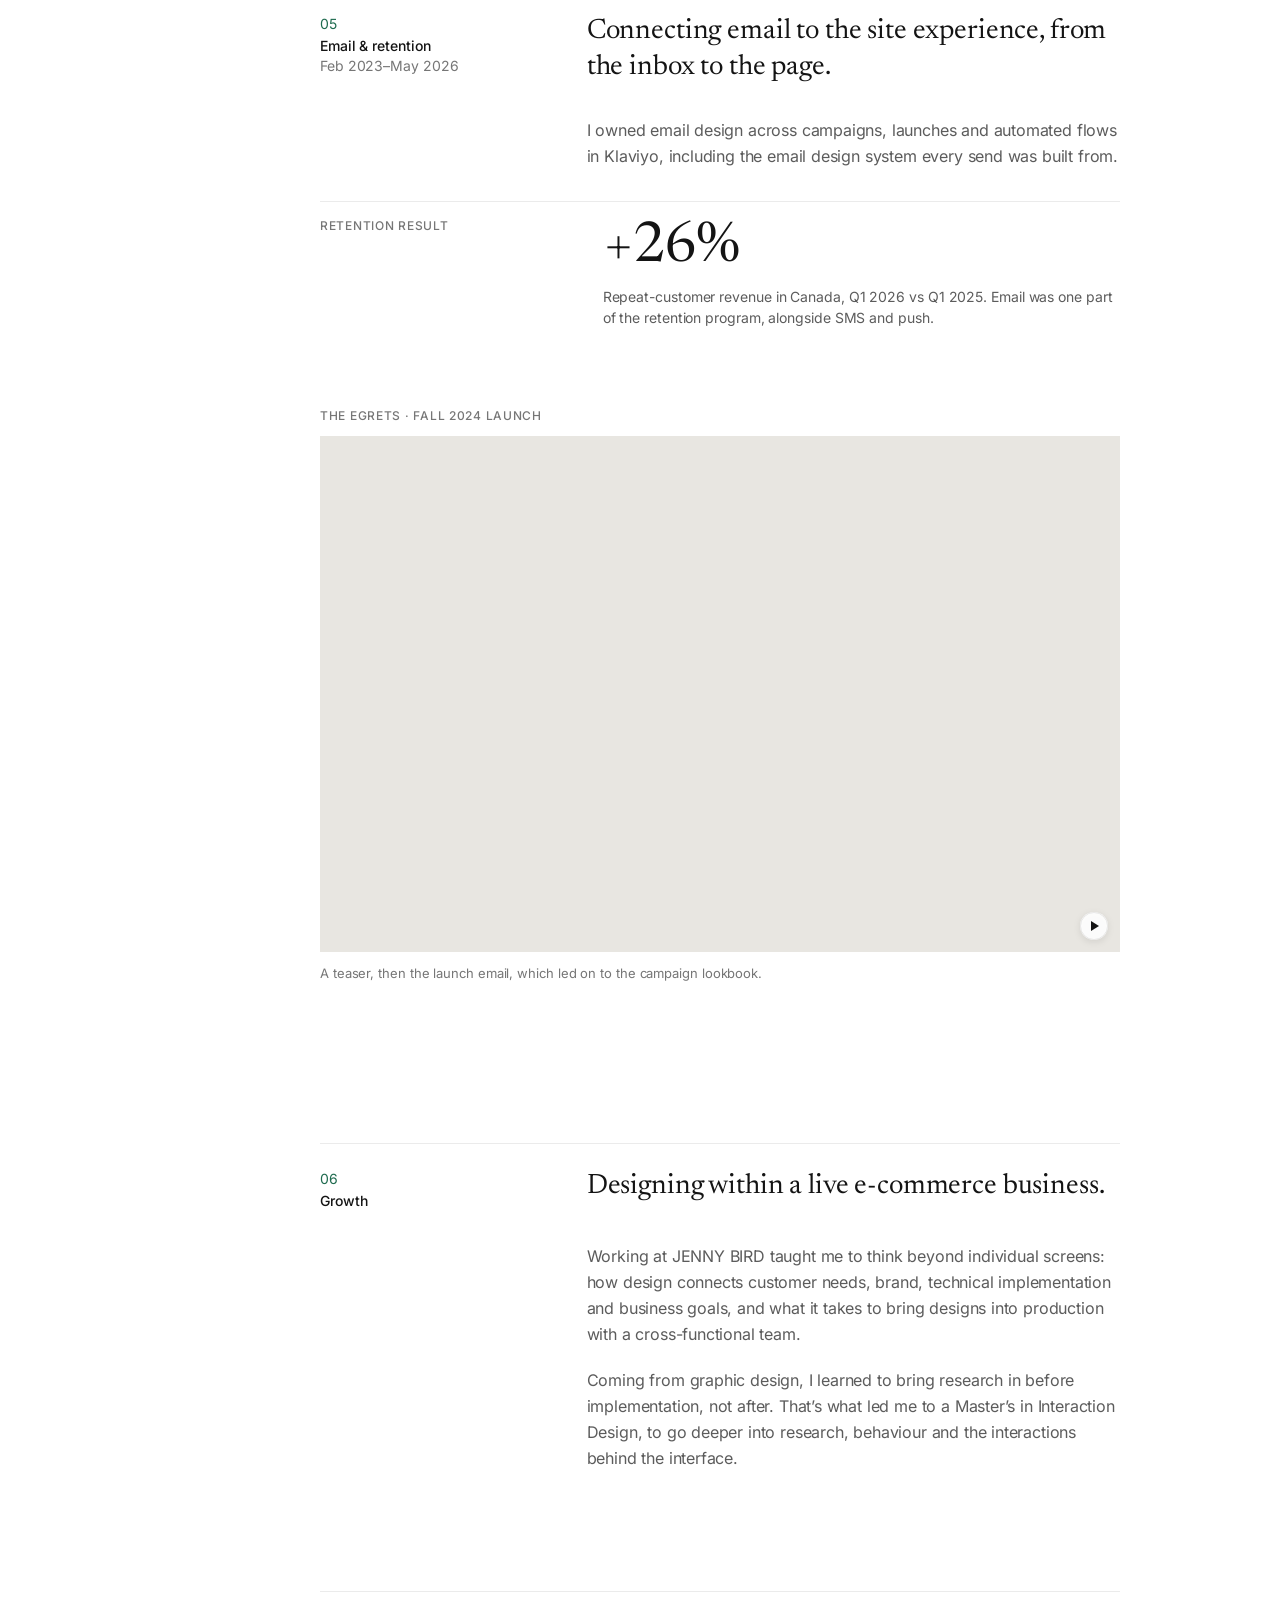
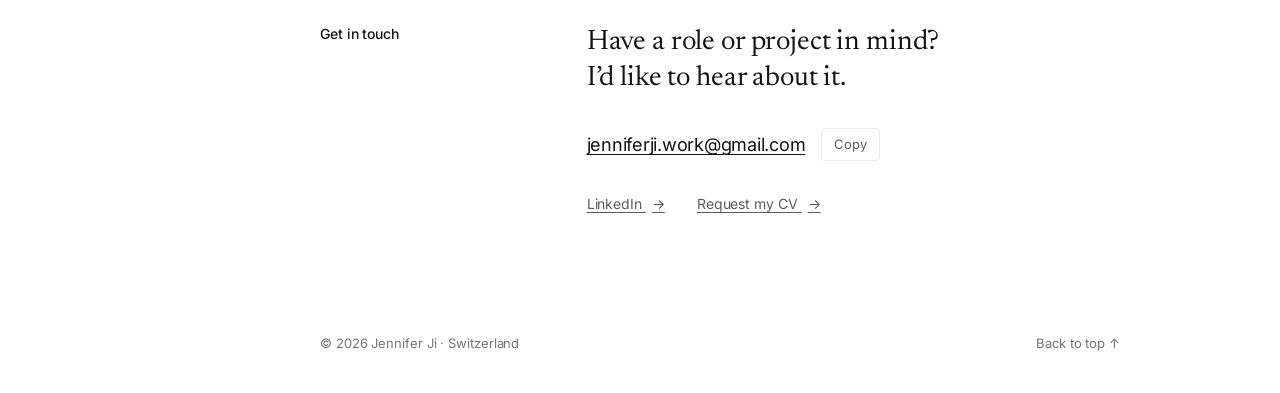
<file: projects/jenny-bird.html>
<!doctype html><html lang="en"><head><meta charset="utf-8"><meta name="viewport" content="width=device-width, initial-scale=1"><title>Jennifer Ji — Redirecting</title><link rel="canonical" href="https://jenniferji.com/projects/jenny-bird/"><meta http-equiv="refresh" content="0;url=/projects/jenny-bird/"><script>location.replace('/projects/jenny-bird/'+location.search+location.hash);</script></head><body><a href="/projects/jenny-bird/">Continue to this page</a></body></html>
</file>
<file: css/fonts.css>
@font-face {
  font-family: 'Inter';
  font-style: normal;
  font-weight: 400;
  font-display: swap;
  src: url(../assets/fonts/inter-400.ttf) format('truetype');
}
@font-face {
  font-family: 'Inter';
  font-style: normal;
  font-weight: 500;
  font-display: swap;
  src: url(../assets/fonts/inter-500.ttf) format('truetype');
}
@font-face {
  font-family: 'Inter';
  font-style: normal;
  font-weight: 600;
  font-display: swap;
  src: url(../assets/fonts/inter-600.ttf) format('truetype');
}
@font-face {
  font-family: 'Newsreader';
  font-style: normal;
  font-weight: 200 800;
  font-display: swap;
  src: url(../assets/fonts/newsreader-variable.ttf) format('truetype');
}
@font-face {
  font-family: 'Urbanist';
  font-style: normal;
  font-weight: 600;
  font-display: swap;
  src: url(../assets/fonts/urbanist-600.ttf) format('truetype');
}
</file>
<file: css/styles.css>
/* SHARED DESIGN TOKENS — change site-wide colours here. */
:root{color-scheme:light;--page:#fff;--text:#141414;--secondary:#5c5c5c;--muted:#767676;--border:#ebebeb;--accent:#1f6b4f}
:root[data-theme="dark"]{color-scheme:dark;--page:#171817;--text:#f2f2ef;--secondary:#c3c3bd;--muted:#aaa9a2;--border:#383a36;--accent:#8bc7ab}
*{box-sizing:border-box}html{scroll-behavior:smooth;scroll-padding-top:30px}body{margin:0;background:var(--page);color:var(--text);font-family:Inter,Arial,sans-serif;font-size:14px;line-height:1.5;letter-spacing:-.084px}h1,h2,h3,p,dd,dl{margin:0}a{color:inherit;text-decoration-thickness:1px;text-underline-offset:3px}button{font:inherit;color:inherit;background:none;cursor:pointer}button,a,summary{-webkit-tap-highlight-color:transparent}a:hover,summary:hover{color:var(--accent)}:focus-visible{outline:2px solid var(--accent);outline-offset:5px}h2,h3{font-size:14px;line-height:20px;font-weight:500}button{border:1px solid var(--border)}.sr-only{position:absolute;width:1px;height:1px;padding:0;overflow:hidden;clip-path:inset(50%);white-space:nowrap}.skip-link{position:fixed;top:12px;left:12px;z-index:10;background:var(--page);padding:12px;transform:translateY(-150%)}.skip-link:focus{transform:none}
/* DESKTOP LAYOUT — 1440px Figma frame: 320px left, 160px right. */
.sidebar{position:fixed;inset:0 auto 0 0;width:240px;z-index:3;background:var(--page)}.identity{position:absolute;left:40px;top:40px;text-decoration:none;font-weight:500;line-height:20px}.identity span{display:block;color:var(--muted);font-weight:400;margin-top:2px}.sidebar nav{position:absolute;top:200px;left:28px;display:flex;flex-direction:column;gap:4px}.sidebar nav a{display:flex;align-items:center;gap:6px;padding:4px 0;text-decoration:none;color:var(--muted)}.sidebar nav a.active{color:var(--text)}.dot{display:inline-block;width:6px;height:6px;border-radius:50%;background:var(--accent);flex-shrink:0}.invisible{visibility:hidden}.rail-footer{position:absolute;left:40px;bottom:48px;display:flex;flex-direction:column;gap:16px}.availability{display:flex;align-items:center;gap:8px;font-size:13px;color:var(--secondary);white-space:nowrap}.theme-toggle{border-radius:50%;width:36px;height:36px;display:grid;place-items:center}.theme-toggle img{width:16px;height:16px}html[data-theme="dark"] .theme-toggle img{filter:invert(1)}.menu-toggle,.sidebar .mobile-contact{display:none}
main{max-width:1600px;margin:auto;padding:200px 160px 40px 320px}.intro{max-width:631px;display:flex;flex-direction:column;gap:32px}h1{max-width:607px;font:400 40px/48px Newsreader,Georgia,serif;letter-spacing:-.4px}.bio p+p{margin-top:21px}.facts{display:grid;grid-template-columns:repeat(3,1fr);gap:40px}.facts dt{color:var(--muted);margin-bottom:4px}.work{padding-top:96px;scroll-margin-top:24px}.work>h2{margin-bottom:24px}.work-grid{display:grid;grid-template-columns:repeat(2,minmax(0,1fr));gap:72px 24px}.project{min-width:0}.thumbnail{width:100%;aspect-ratio:4/3;overflow:hidden;position:relative;border-radius:2px;container-type:inline-size}.conversion{background:#dce4ec}.shop-window{position:absolute;left:9.3%;top:4.84%;width:81.29%;height:90.32%;overflow:hidden;border-radius:6.794px;background:#fff;box-shadow:0 9px 22px #0000001f}.shop-page{display:block;width:100%;height:auto}.cari{background:#f6f5f2;color:#1e1d1b;display:grid;place-items:center}.cari-end{display:flex;flex-direction:column;align-items:center;gap:14.04px}.cari-icon{width:91.26px;height:91.26px;border: .877px solid #ecebe7;border-radius:22.815px;background:white;box-shadow:0 10.53px 28.08px #00000014;display:grid;place-items:center}.cari-wordmark{position:relative;width:59.67px;height:35.26px;font:600 35.26px/1 Urbanist,sans-serif;letter-spacing:-.7052px}.cari-wordmark img{position:absolute;left:49.59px;top:1.81px}.cari-end>p{font-size:11.408px;line-height:14.04px;color:#6e6c67;font-weight:500}.jenny-bird{background:#e8e6e1}.project-caption{margin-top:14px}.project-caption h3{display:inline}.project-type{color:var(--muted)}.project-type:before{content:' / ';white-space:pre}.project-caption>p{margin-top:4px;color:var(--secondary)}.thumbnail video{position:absolute;inset:0;width:100%;height:100%;object-fit:cover;background:inherit}.video-toggle{position:absolute;bottom:10px;right:10px;z-index:1;background:var(--page);border-radius:4px;padding:5px 9px;font-size:12px}
.section-row{margin-top:120px;border-top:1px solid var(--border);padding-top:32px;display:grid;grid-template-columns:1fr 2fr;gap:0}.section-body{min-width:0}.experience>div{display:grid;grid-template-columns:1fr 1.5fr 1.5fr;padding:12px 0;border-bottom:1px solid var(--border);gap:8px}.experience dt{color:var(--muted)}.experience dd:last-child{color:var(--secondary)}.about-more{margin-top:32px}.about-more summary{cursor:pointer;list-style:none;text-decoration:underline;text-underline-offset:3px}.about-more summary::-webkit-details-marker{display:none}.about-more summary span{display:inline-block;margin-left:6px;text-decoration:none}.about-more[open] p{margin-top:20px;color:var(--secondary)}.contact-body{display:flex;flex-direction:column;gap:32px}.contact-statement{max-width:560px;font:400 28px/36px Newsreader,Georgia,serif;letter-spacing:-.14px}.email-row{display:flex;align-items:center;gap:16px;flex-wrap:wrap}.email-row a{font-size:18px;line-height:29px;letter-spacing:-.252px}.copy-button{border-radius:4px;padding:6px 12px;font-size:13px;line-height:19px;color:var(--secondary)}.contact-links{display:flex;gap:32px;color:var(--secondary)}.contact-links span[aria-hidden]{margin-left:6px}.pending-link{text-decoration:underline;text-underline-offset:3px;color:var(--muted)}footer{display:flex;justify-content:space-between;gap:20px;padding-top:120px;font-size:13px;line-height:19px;color:var(--muted)}footer a{text-decoration:none}
/* TABLET: keep the rail, allow the content to breathe. */
@media(max-width:1199px) and (min-width:761px){main{padding:160px 48px 40px 250px}.sidebar{width:210px}.rail-footer{left:28px}.availability{white-space:normal;max-width:160px}.facts{gap:20px}.section-row{grid-template-columns:1fr;gap:32px}.work-grid{gap:48px 24px}}
/* MOBILE: follow the 390px Figma frame with 20px side margins. */
@media(max-width:760px){html{scroll-padding-top:20px}.sidebar{position:relative;inset:auto;width:auto;height:56px;margin:0 20px;display:flex;align-items:center;justify-content:space-between;padding:0}.identity{position:static;font-size:11.14px;line-height:15.909px}.identity span,.rail-footer{display:none}.menu-toggle{display:block;border:0;font-size:12.73px;min-height:44px;padding:0}.sidebar nav{display:none;position:absolute;left:0;right:0;top:56px;background:var(--page);border:1px solid var(--border);padding:16px 20px;box-shadow:0 12px 20px #00000009}.sidebar nav.open{display:flex}.sidebar nav a{min-height:44px}.sidebar .mobile-contact{display:block}.sidebar nav .dot{display:none}main{padding:0 20px 40px;max-width:560px}.intro{gap:20px;padding-top:48px}h1{font-size:28px;line-height:36px;letter-spacing:-.28px;max-width:none}.facts{grid-template-columns:1fr;gap:16px}.work{padding-top:38px}.work-grid{grid-template-columns:1fr;gap:40px}.cari-end{gap:10.5px}.cari-icon{width:68.25px;height:68.25px;border-radius:17.06px}.cari-wordmark{transform:scale(.748)}.cari-end>p{font-size:8.53px;line-height:10.5px}.section-row{margin-top:48px;padding-top:32px;grid-template-columns:1fr;gap:24px}.experience>div{grid-template-columns:1fr;gap:8px;padding:12px 0}.about-more{margin-top:32px}.contact-statement{font-size:24px;line-height:30px}.contact-links{gap:24px}footer{padding-top:48px;font-size:12px;gap:12px}.email-row{gap:16px}}
@media(prefers-reduced-motion:reduce){html{scroll-behavior:auto}}

/* Use Newsreader’s optical-size axis for crisp display headings. */
h1,.contact-statement{font-optical-sizing:auto;font-weight:400}

/* Homepage captions: category, title, then description, matching Figma. */
.project-caption .project-type{display:block;font-size:12px;line-height:16px;font-weight:500;letter-spacing:.72px;text-transform:uppercase;margin-bottom:6px}
.project-caption .project-type:before{content:none}
.project-caption h3{display:block;font-size:18px;line-height:26px;font-weight:500;letter-spacing:-.252px}

.video-poster{display:block;width:100%;height:100%;object-fit:cover}

/* Keep intrinsic media/text sizes from widening narrow browser layouts. */
main{width:100%;min-width:0}
.intro,.intro>*{min-width:0}
.work,.work-grid,.project,.thumbnail,.section-row,.section-body,.facts>*,.experience>div>*{min-width:0;max-width:100%}
.facts{grid-template-columns:repeat(3,minmax(0,1fr))}
.section-row{grid-template-columns:minmax(0,1fr) minmax(0,2fr)}
.thumbnail img,.thumbnail video{max-width:100%;min-width:0}
.contact-links{flex-wrap:wrap}
.email-row a{min-width:0;max-width:100%;overflow-wrap:anywhere}
footer{flex-wrap:wrap}footer p{min-width:0}footer a{flex-shrink:0}
@media(max-width:1199px){.section-row{grid-template-columns:minmax(0,1fr)}}
@media(max-width:760px){
  .facts{grid-template-columns:minmax(0,1fr)}
  .work-grid{grid-template-columns:minmax(0,1fr)}
  .experience>div{grid-template-columns:minmax(0,1fr)}
  .project-caption,.intro,.section-body{overflow-wrap:anywhere}
}

/* ABOUT PAGE — Figma's 320px label / 640px body columns at 1440px. */
.about-page .about-section{grid-template-columns:minmax(0,1fr) minmax(0,2fr)}
.about-page .section-label{font:500 14px/20px Inter,Arial,sans-serif;letter-spacing:-.084px}
.about-copy{display:flex;flex-direction:column;gap:24px}
.about-lead,.entry-title{font-size:18px;line-height:29px;letter-spacing:-.252px;color:var(--text)}
.story-paragraphs,.about-body{font-size:16px;line-height:26px;letter-spacing:-.176px;color:var(--secondary)}
.story-paragraphs p+p{margin-top:26px}
.career-groups{display:flex;flex-direction:column;gap:40px;color:var(--secondary)}
.career-group{display:flex;flex-direction:column;gap:14px;min-width:0}
.career-group.education{gap:16px}
.career-label{font-size:14px;line-height:21px;font-weight:400;color:var(--muted)}
.career-entry{display:flex;flex-direction:column;gap:2px;min-width:0}
.about-photos{display:grid;grid-template-columns:repeat(3,minmax(0,1fr));gap:20px}
.about-photo{position:relative;aspect-ratio:4/5;overflow:hidden;border-radius:2px;min-width:0}
.about-photo img{display:block;width:100%;height:100%;object-fit:cover}
.travel-photo img{position:absolute;width:108.26%;height:115.48%;max-width:none;left:-3.76%;top:-6.05%}
.about-page-link{display:inline-block;margin-top:32px}.about-page-link span{margin-left:6px}
@media(min-width:761px) and (max-width:1199px){.about-page .about-section{grid-template-columns:minmax(0,1fr);gap:32px}}
@media(max-width:760px){
  .about-page .about-section{grid-template-columns:minmax(0,1fr);gap:12px}
  .about-lead,.entry-title{font-size:17px;line-height:27px;letter-spacing:-.221px}
  .career-groups{gap:20px}
  .about-photos{gap:8px}
  .about-page .contact-statement{line-height:32px}
  .about-page .email-row a{font-size:17px;line-height:27px}
  .desktop-break{display:none}
}

.project-card-link{display:block;text-decoration:none;color:inherit}.project-card-link:hover h3{color:var(--accent)}

/* Shared Video Control: 28px artwork, 12px visual inset, 44px tap target. */
button.figma-video-control{position:absolute;right:4px;bottom:4px;z-index:2;width:44px;height:44px;padding:0;border:0;border-radius:50%;background:transparent;box-shadow:none;overflow:visible}
.video-control-face{position:absolute;left:8px;top:8px;width:28px;height:28px;pointer-events:none}
.video-control-art{position:absolute;inset:-14.29% -21.43% -28.57%}
.video-control-art img{display:block;width:100%;height:100%;max-width:none}
.video-control-pause{background:rgba(255,255,255,.9);border:1px solid rgba(0,0,0,.08);border-radius:14px;filter:drop-shadow(0 2px 3px rgba(0,0,0,.08))}
.pause-bar{position:absolute;background:#141414;top:8px;left:9px;width:3px;height:10px;border-radius:1px}.pause-bar+.pause-bar{left:14px}
.figma-video-control[data-state="pause"] .video-control-play,.figma-video-control[data-state="play"] .video-control-pause{display:none}
</file>
<file: css/conversion.css>
/* Conversion case study. All layouts remain fluid; artwork scales within its scene. */
.conversion-page .case-sidebar nav{top:216px;gap:2px;max-width:calc(100% - 40px)}
.case-sidebar .all-work{position:absolute;left:40px;top:160px;padding:4px 0;color:var(--secondary);text-decoration:none}
.case-sidebar .nav-sub{padding-left:14px}.case-sidebar .mobile-all-work{display:none}
.case-overview{display:flex;flex-direction:column;gap:20px;scroll-margin-top:32px}
.eyebrow{font:500 12px/16px Inter,Arial,sans-serif;letter-spacing:.72px;text-transform:uppercase;color:var(--muted)}
.case-overview h1,.case-lead,.case-summary{max-width:608px}
.case-lead{font-size:18px;line-height:29px;letter-spacing:-.252px;color:var(--secondary)}
.case-summary{font-size:16px;line-height:26px;letter-spacing:-.176px;color:var(--secondary)}
.case-facts{display:grid;grid-template-columns:repeat(5,minmax(0,1fr));gap:24px;border-top:1px solid var(--border);padding-top:20px;width:100%}
.case-facts>div{min-width:0}.case-facts dt{color:var(--muted);margin-bottom:4px}
.case-hero{padding-top:64px}.case-process{padding-top:56px;scroll-margin-top:32px}
.process-grid{list-style:none;padding:24px 0 0;margin:0;display:grid;grid-template-columns:repeat(4,minmax(0,1fr));gap:24px}
.process-number{display:block;margin-bottom:12px;color:var(--accent)}.process-grid h3{margin-bottom:8px}.process-grid p{color:var(--secondary)}
.case-section{padding-top:160px;display:flex;flex-direction:column;gap:32px;scroll-margin-top:0;min-width:0}
.case-section-header{border-top:1px solid var(--border);padding-top:24px;display:grid;grid-template-columns:minmax(0,1fr) minmax(0,2fr)}
.section-kicker{color:var(--accent);line-height:21px}.section-name{font-weight:500;line-height:20px;margin-top:2px}
.case-section-header h2{font:400 28px/36px Newsreader,Georgia,serif;letter-spacing:-.14px;font-optical-sizing:auto}
.case-context{display:flex;flex-direction:column;gap:24px;padding-top:8px}
.case-context>div,.case-outcome{display:grid;grid-template-columns:minmax(0,1fr) minmax(0,2fr);gap:24px;border-top:1px solid var(--border);padding-top:16px}
.case-context>div{grid-template-columns:minmax(0,296fr) minmax(0,640fr)}
.case-context dt{font-size:12px;line-height:16px;letter-spacing:.72px;font-weight:500;text-transform:uppercase;color:var(--muted)}
.case-context dd,.case-outcome>p:last-child{color:var(--secondary)}
.motion-stage{width:100%;min-width:0;position:relative;overflow:hidden;background:#e8e6e1}
.scene-clip{position:absolute;inset:0;overflow:hidden}
.scene-canvas{transform-origin:0 0;transform:scale(var(--scene-scale,1));max-width:none}
.scene-canvas img{max-width:none}.scene-canvas p{margin:0}
.motion-stage:not([data-playing="true"]) [data-motion-node]{animation-play-state:paused!important}
.scene-toggle{position:absolute;right:12px;bottom:12px;z-index:2;border:1px solid #ddd;border-radius:4px;padding:6px 10px;font:400 12px/18px Inter,sans-serif;background:#fff;color:#141414;box-shadow:0 2px 8px #0000000a}
.case-stats{display:grid;grid-template-columns:repeat(2,minmax(0,1fr));gap:24px}
.case-stats strong{display:block;font:400 40px/48px Newsreader,Georgia,serif;letter-spacing:-.4px;font-optical-sizing:auto}.case-stats p{margin-top:4px;color:var(--secondary)}
.case-note{font-size:13px;line-height:19px;letter-spacing:-.0325px;color:var(--muted);max-width:640px}
.case-timeline{width:66.6667%;margin-left:auto;padding-top:8px;min-width:0}
.timeline-caption{display:flex;align-items:baseline;gap:12px;flex-wrap:wrap}.timeline-caption p{line-height:21px}.timeline-caption p span{color:var(--secondary)}
.timeline-line{height:2px;background:var(--border);position:relative;margin-top:12px}
.timeline-progress{position:absolute;top:-2px;height:6px;border-radius:3px;background:var(--accent)}.year-tick{position:absolute;top:-4px;left:70.588%;height:10px;width:1px;background:var(--border)}
.timeline-dates{position:relative;height:19px;margin-top:9px;font-size:13px;line-height:19px;color:var(--muted)}.timeline-dates span:nth-child(2){position:absolute;left:70.588%;transform:translateX(-50%)}.timeline-dates span:last-child{position:absolute;right:0}
.mobile-sequence{display:grid;grid-template-columns:minmax(0,1fr) minmax(0,2fr) minmax(0,1fr);gap:24px;padding-top:24px;align-items:start}
figure{margin:0;min-width:0}.mobile-sequence figcaption{display:flex;gap:12px;margin-top:16px}.step-letter{color:var(--muted)}figcaption h3{margin-bottom:4px}figcaption>p,figcaption>div>p{color:var(--secondary)}
.gift-steps{display:flex;flex-direction:column;gap:56px;padding-top:24px}.gift-steps figure{display:grid;grid-template-columns:minmax(0,469px) minmax(0,1fr);gap:80px;align-items:end}.gift-steps figcaption{padding-bottom:8px}.gift-steps figcaption>.eyebrow{margin-bottom:12px}.gift-steps h3{margin-bottom:8px}
.before-after{display:grid;grid-template-columns:repeat(2,minmax(0,1fr));gap:32px;max-width:872px;width:100%;margin:0 auto}
.case-body-offset{margin-left:33.3333%;font-size:16px;line-height:26px;letter-spacing:-.176px;color:var(--secondary)}
.test-grid{display:grid;grid-template-columns:repeat(2,minmax(0,1fr));gap:24px;padding-top:16px}
.test-card{background:color-mix(in srgb,var(--page) 95%,var(--text));padding:32px;display:flex;flex-direction:column;gap:12px;min-width:0;border-radius:2px}.test-card>p:not(.eyebrow){color:var(--secondary)}.test-card dl{padding-top:12px;display:flex;flex-direction:column;gap:6px}.test-card dl>div{display:grid;grid-template-columns:64px minmax(0,1fr);gap:12px}.test-card dt{color:var(--muted);font-size:13px;line-height:19px}.test-card dd{color:var(--text)}
.takeaways{display:flex;flex-direction:column;gap:20px}
@media(min-width:761px) and (max-width:1199px){
 .case-facts{grid-template-columns:repeat(3,minmax(0,1fr))}.process-grid{grid-template-columns:repeat(2,minmax(0,1fr))}
 .case-section-header,.case-context>div,.case-outcome{grid-template-columns:minmax(0,1fr);gap:16px}.case-body-offset{margin-left:0}.case-timeline{width:100%}.gift-steps figure{grid-template-columns:minmax(0,1fr) minmax(0,1fr);gap:24px}.test-card{padding:24px}
}
@media(max-width:760px){
 .conversion-page .case-sidebar nav{top:56px;max-width:none;gap:2px;max-height:calc(100dvh - 76px);overflow-y:auto}
 .case-sidebar .all-work{display:none}.case-sidebar .mobile-all-work{display:block;min-height:44px}.case-sidebar .nav-sub{padding-left:12px}
 .conversion-page main{padding-top:48px}
 .case-overview h1{max-width:100%}.case-lead{font-size:17px;line-height:27px;letter-spacing:-.221px}
 .case-facts{grid-template-columns:minmax(0,1fr);gap:24px}.case-hero{padding-top:26px}
 .case-process{padding-top:22px}.process-grid{grid-template-columns:minmax(0,1fr);gap:24px;padding-top:24px}.process-number{margin-bottom:8px}
 .case-section{padding-top:64px}
 .case-section-header{grid-template-columns:minmax(0,1fr);gap:16px}
 .case-section-header h2{font-size:24px;line-height:32px;letter-spacing:-.12px}
 .case-context>div,.case-outcome{grid-template-columns:minmax(0,1fr);gap:12px}
 .case-context{padding-top:0}.case-timeline{width:100%}.timeline-caption{gap:8px}.timeline-caption p{font-size:13px}
 .case-stats strong{font-size:32px;line-height:40px}
 .mobile-sequence{grid-template-columns:minmax(0,1fr);gap:24px}
 .gift-steps{gap:28px}.gift-steps figure{grid-template-columns:minmax(0,1fr);gap:16px}
 .before-after{grid-template-columns:minmax(0,1fr);gap:24px}
 .case-body-offset{margin-left:0}.test-grid{grid-template-columns:minmax(0,1fr)}.test-card{padding:24px}
 .scene-toggle{right:8px;bottom:8px;padding:4px 8px;font-size:11px}
}

/* Hero canvas and loop-reset layer share the same Figma mist background. */
.case-hero .motion-stage{background:#dce4ec}

/* Shop the Look uses automatic demos without individual playback buttons. */
#shop-the-look > .motion-stage .scene-toggle,.mobile-sequence .scene-toggle{display:none}

/* MP4 replacements retain the original panel shape and show a still while loading. */
.case-video-poster{display:block;width:100%;height:100%;object-fit:contain}
.case-video video{position:absolute;inset:0;width:100%;height:100%;object-fit:contain;opacity:0}
.case-video[data-ready="true"] video{opacity:1}
.case-video[data-error="true"] video{display:none}
.case-video .scene-toggle[hidden]{display:none}

/* Give the currently playing Shop the Look clip the wider column. */
@media(min-width:761px){
 .mobile-sequence{transition:grid-template-columns .45s ease}
 .mobile-sequence[data-active-step="a"]{grid-template-columns:minmax(0,2fr) minmax(0,1fr) minmax(0,1fr)}
 .mobile-sequence[data-active-step="b"]{grid-template-columns:minmax(0,1fr) minmax(0,2fr) minmax(0,1fr)}
 .mobile-sequence[data-active-step="c"]{grid-template-columns:minmax(0,1fr) minmax(0,1fr) minmax(0,2fr)}
 .mobile-sequence>figure{display:grid;grid-template-rows:var(--sequence-media-height,auto) auto;align-items:start}
}
@media(prefers-reduced-motion:reduce){.mobile-sequence{transition:none}}

/* Trim the tiny black corners baked into the rounded MP4 exports. */
.mobile-sequence .case-video-poster,.mobile-sequence .case-video video{transform:scale(1.02)}

/* Normalize all three export shapes so inactive panels have matching edges. */
.mobile-sequence .case-video{aspect-ratio:912/1200!important}
.mobile-sequence .case-video-poster{position:absolute;inset:0;object-fit:cover}
.mobile-sequence .case-video video{object-fit:cover}
</file>
<file: css/cari.css>
/* Cari figure and content styles translated from Figma; no framework dependency. */
.cari-page .cf0{align-content:stretch;display:flex;flex-direction:column;gap:20px;align-items:flex-start;position:relative;width:100%;height:100%;height:auto;width:100%;max-width:100%}
.cari-page .cf1{overflow-wrap:break-word;font-family:Newsreader,Georgia,serif;font-weight:400;line-height:48px;position:relative;flex-shrink:0;font-size:40px;color:#141414;letter-spacing:-0.4px;width:608px}
.cari-page .cf2{overflow-wrap:break-word;font-family:Inter,Arial,sans-serif;font-weight:400;line-height:29px;font-style:normal;position:relative;flex-shrink:0;font-size:18px;color:#5c5c5c;letter-spacing:-0.252px;width:608px}
.cari-page .cf3{border-color:#ebebeb;border-style:solid;border-top-width:1px;align-content:stretch;display:flex;gap:24px;align-items:flex-start;overflow:hidden;padding-top:20px;position:relative;flex-shrink:0;width:100%}
.cari-page .cf4{align-content:stretch;display:flex;flex-direction:column;align-items:flex-start;padding-top:64px;position:relative;width:100%;height:100%;height:auto;width:100%;max-width:100%}
.cari-page .cf5{align-content:stretch;display:flex;flex-direction:column;gap:32px;align-items:flex-start;padding-top:160px;position:relative;width:100%;height:100%;height:auto;width:100%;max-width:100%}
.cari-page .cf6{overflow-wrap:break-word;align-content:stretch;display:flex;flex-direction:column;font-family:Inter,Arial,sans-serif;font-weight:400;gap:20px;align-items:flex-start;line-height:26px;font-style:normal;overflow:hidden;padding-left:320px;position:relative;flex-shrink:0;font-size:16px;color:#5c5c5c;letter-spacing:-0.176px;width:100%}
.cari-page .cf7{position:relative;flex-shrink:0;width:100%}
.cari-page .cf8{align-content:stretch;display:flex;flex-direction:column;gap:12px;align-items:flex-start;overflow:hidden;position:relative;flex-shrink:0;width:100%}
.cari-page .cf9{overflow-wrap:break-word;font-family:Inter,Arial,sans-serif;font-weight:500;line-height:16px;font-style:normal;position:relative;flex-shrink:0;font-size:12px;color:#767676;letter-spacing:0.72px;text-transform:uppercase;white-space:nowrap}
.cari-page .cf10{align-content:stretch;display:flex;flex-direction:column;gap:24px;align-items:flex-start;overflow:hidden;padding-left:320px;position:relative;flex-shrink:0;width:100%}
.cari-page .cf11{overflow-wrap:break-word;font-family:Inter,Arial,sans-serif;font-weight:400;line-height:26px;font-style:normal;position:relative;flex-shrink:0;font-size:16px;color:#5c5c5c;letter-spacing:-0.176px;width:100%}
.cari-page .cf12{overflow-wrap:break-word;border-color:#1f6b4f;border-left-width:2px;border-style:solid;align-content:stretch;display:flex;flex-direction:column;gap:6px;align-items:flex-start;font-style:normal;padding-left:20px;padding-block:4px;position:relative;flex-shrink:0;width:100%}
.cari-page .cf13{font-family:Inter,Arial,sans-serif;font-weight:500;line-height:20px;position:relative;flex-shrink:0;font-size:14px;color:#1f6b4f;letter-spacing:-0.084px;white-space:nowrap}
.cari-page .cf14{font-family:Inter,Arial,sans-serif;font-weight:400;line-height:29px;min-width:100%;position:relative;flex-shrink:0;font-size:18px;color:#141414;letter-spacing:-0.252px;width:min-content}
.cari-page .cf15{overflow-wrap:break-word;align-content:stretch;display:flex;flex-direction:column;gap:20px;align-items:flex-start;overflow:hidden;padding-top:96px;position:relative;flex-shrink:0;width:100%}
.cari-page .cf16{font-family:Inter,Arial,sans-serif;font-weight:500;line-height:16px;font-style:normal;position:relative;flex-shrink:0;font-size:12px;color:#767676;letter-spacing:0.72px;text-transform:uppercase;white-space:nowrap}
.cari-page .cf17{align-content:stretch;display:flex;font-weight:400;gap:24px;align-items:flex-start;overflow:hidden;position:relative;flex-shrink:0;width:100%}
.cari-page .cf18{border-color:#ebebeb;border-style:solid;border-top-width:1px;align-content:stretch;display:flex;flex:1 0 0;flex-direction:column;gap:10px;align-items:flex-start;min-width:1px;overflow:hidden;padding-top:20px;position:relative}
.cari-page .cf19{align-content:stretch;display:flex;font-family:Newsreader,Georgia,serif;gap:6px;align-items:baseline;overflow:hidden;position:relative;flex-shrink:0;white-space:nowrap}
.cari-page .cf20{line-height:60px;position:relative;flex-shrink:0;font-size:56px;color:#141414;letter-spacing:-1.12px}
.cari-page .cf21{line-height:normal;position:relative;flex-shrink:0;color:#b8513a;font-size:40px}
.cari-page .cf22{font-family:Inter,Arial,sans-serif;line-height:26px;min-width:100%;font-style:normal;position:relative;flex-shrink:0;font-size:16px;color:#5c5c5c;letter-spacing:-0.176px;width:min-content}
.cari-page .cf23{font-family:Inter,Arial,sans-serif;line-height:19px;font-style:normal;position:relative;flex-shrink:0;font-size:13px;color:#767676;letter-spacing:-0.0325px;white-space:nowrap}
.cari-page .cf24{overflow-wrap:break-word;align-content:stretch;display:flex;flex-direction:column;gap:12px;align-items:flex-start;overflow:hidden;padding-left:320px;padding-top:112px;position:relative;flex-shrink:0;width:100%}
.cari-page .cf25{font-family:Newsreader,Georgia,serif;font-weight:400;font-style:italic;line-height:34px;min-width:100%;position:relative;flex-shrink:0;font-size:24px;color:#141414;letter-spacing:-0.12px;width:min-content}
.cari-page .cf26{font-family:Inter,Arial,sans-serif;font-weight:400;line-height:19px;font-style:normal;position:relative;flex-shrink:0;font-size:13px;color:#767676;letter-spacing:-0.0325px;width:640px}
.cari-page .cf27{overflow-wrap:break-word;align-content:stretch;display:flex;flex-direction:column;gap:16px;align-items:flex-start;font-style:normal;overflow:hidden;padding-top:96px;position:relative;flex-shrink:0;width:100%}
.cari-page .cf28{font-family:Inter,Arial,sans-serif;font-weight:500;line-height:16px;position:relative;flex-shrink:0;font-size:12px;color:#767676;letter-spacing:0.72px;text-transform:uppercase;width:640px}
.cari-page .cf29{align-content:stretch;display:flex;gap:24px;align-items:flex-start;overflow:hidden;position:relative;flex-shrink:0;width:100%}
.cari-page .cf30{border-color:#ebebeb;border-style:solid;border-top-width:1px;align-content:stretch;display:flex;flex:1 0 0;flex-direction:column;gap:8px;align-items:flex-start;min-width:1px;overflow:hidden;padding-top:16px;position:relative}
.cari-page .cf31{font-family:Inter,Arial,sans-serif;font-weight:500;line-height:26px;min-width:100%;position:relative;flex-shrink:0;font-size:18px;color:#141414;letter-spacing:-0.252px;width:min-content}
.cari-page .cf32{font-family:Inter,Arial,sans-serif;font-weight:400;line-height:21px;min-width:100%;position:relative;flex-shrink:0;font-size:14px;color:#5c5c5c;letter-spacing:-0.084px;width:min-content}
.cari-page .cf33{font-family:Inter,Arial,sans-serif;font-weight:400;line-height:19px;position:relative;flex-shrink:0;font-size:13px;color:#767676;letter-spacing:-0.0325px;white-space:nowrap}
.cari-page .cf34{font-family:Inter,Arial,sans-serif;font-weight:400;line-height:21px;position:relative;flex-shrink:0;font-size:14px;color:#5c5c5c;letter-spacing:-0.084px;width:304px}
.cari-page .cf35{align-content:stretch;display:flex;flex-direction:column;gap:16px;align-items:flex-end;justify-content:flex-end;overflow:hidden;padding-top:56px;position:relative;flex-shrink:0;width:100%}
.cari-page .cf36{background:#f6f5f2;height:440px;overflow:hidden;position:relative;flex-shrink:0;width:960px}
.cari-page .cf37{overflow-wrap:break-word;position:absolute;font-family:Inter,Arial,sans-serif;font-weight:500;line-height:16px;left:40px;font-style:normal;font-size:12px;color:#a3a19b;top:36px;letter-spacing:0.72px;white-space:nowrap}
.cari-page .cf38{overflow-wrap:break-word;position:absolute;font-family:Inter,Arial,sans-serif;font-weight:600;line-height:16px;left:40px;font-style:normal;font-size:13px;color:#1e1d1b;top:56px;letter-spacing:-0.039px;white-space:nowrap}
.cari-page .cf39{position:absolute;background:white;border-width:1px;border-color:#ecebe7;border-style:solid;height:300px;left:40px;overflow:hidden;border-radius:14px;top:96px;width:424px}
.cari-page .cf40{position:absolute;background:#fdfdfc;align-content:stretch;display:flex;align-items:flex-start;left:-139.26px;min-height:442.43475341796875px;overflow:hidden;top:-107px;width:663.652px}
.cari-page .cf41{align-content:stretch;display:flex;flex-direction:column;align-items:flex-start;justify-content:space-between;overflow:hidden;padding-bottom:14.748px;padding-top:16.591px;padding-inline:11.061px;position:relative;align-self:stretch;flex-shrink:0;width:106.922px}
.cari-page .cf42{align-content:stretch;display:flex;flex-direction:column;gap:12.904px;align-items:flex-start;overflow:hidden;position:relative;flex-shrink:0;width:100%}
.cari-page .cf43{overflow-wrap:break-word;align-content:stretch;display:flex;flex-direction:column;gap:0.922px;align-items:flex-start;overflow:hidden;padding-left:5.53px;position:relative;flex-shrink:0;white-space:nowrap}
.cari-page .cf44{font-family:Inter,Arial,sans-serif;font-weight:500;line-height:9.678px;position:relative;flex-shrink:0;color:#121211;font-size:6.452px;letter-spacing:-0.0129px}
.cari-page .cf45{font-family:Inter,Arial,sans-serif;font-weight:400;line-height:8.296px;position:relative;flex-shrink:0;color:#7a7a75;font-size:5.991px}
.cari-page .cf46{align-content:stretch;display:flex;flex-direction:column;gap:0.922px;align-items:flex-start;overflow:hidden;position:relative;flex-shrink:0;width:100%}
.cari-page .cf47{background:#f1f1ee;align-content:stretch;display:flex;gap:3.687px;align-items:center;padding-inline:5.53px;position:relative;border-radius:2.765px;flex-shrink:0;width:84.8px}
.cari-page .cf48{overflow-wrap:break-word;flex:1 0 0;font-family:Inter,Arial,sans-serif;font-weight:500;line-height:9.678px;min-width:1px;position:relative;color:#121211;font-size:6.452px;letter-spacing:-0.0129px}
.cari-page .cf49{align-content:stretch;display:flex;gap:3.687px;align-items:center;padding-inline:5.53px;position:relative;border-radius:2.765px;flex-shrink:0;width:84.8px}
.cari-page .cf50{overflow-wrap:break-word;flex:1 0 0;font-family:Inter,Arial,sans-serif;font-weight:500;line-height:9.678px;min-width:1px;position:relative;color:#63635e;font-size:6.452px;letter-spacing:-0.0129px}
.cari-page .cf51{position:relative;flex-shrink:0;width:3.687px;height:3.687px}
.cari-page .cf52{position:absolute;display:block;inset:0;max-width:none;width:100%;height:100%}
.cari-page .cf53{align-content:stretch;display:flex;align-items:flex-start;overflow:hidden;padding-left:5.53px;position:relative;flex-shrink:0}
.cari-page .cf54{align-content:stretch;display:flex;gap:4.609px;align-items:center;position:relative;flex-shrink:0}
.cari-page .cf55{background:#f1f1ee;border-width:0.691px;border-style:solid;border-color:white;align-content:stretch;display:flex;align-items:center;justify-content:center;overflow:hidden;position:relative;border-radius:5.53px;flex-shrink:0;width:11.061px;height:11.061px}
.cari-page .cf56{overflow-wrap:break-word;font-family:Inter,Arial,sans-serif;font-weight:500;line-height:6.452px;position:relative;flex-shrink:0;color:#63635e;font-size:4.609px;text-transform:uppercase;white-space:nowrap}
.cari-page .cf57{overflow-wrap:break-word;align-content:stretch;display:flex;flex-direction:column;align-items:flex-start;overflow:hidden;position:relative;flex-shrink:0;white-space:nowrap}
.cari-page .cf58{align-content:stretch;display:flex;flex:1 0 0;flex-direction:column;gap:25.809px;align-items:flex-start;min-width:1px;overflow:hidden;padding-bottom:55.304px;padding-top:33.183px;padding-inline:40.557px;position:relative}
.cari-page .cf59{align-content:stretch;display:flex;flex-direction:column;gap:9.217px;align-items:flex-start;overflow:hidden;position:relative;flex-shrink:0}
.cari-page .cf60{overflow-wrap:break-word;align-content:stretch;display:flex;font-family:Inter,Arial,sans-serif;font-weight:400;gap:3.687px;align-items:flex-start;line-height:8.296px;overflow:hidden;position:relative;flex-shrink:0;font-size:5.991px;white-space:nowrap}
.cari-page .cf61{position:relative;flex-shrink:0;color:#7a7a75}
.cari-page .cf62{position:relative;flex-shrink:0;color:#63635e}
.cari-page .cf63{align-content:stretch;display:flex;flex-direction:column;gap:4.609px;align-items:flex-start;overflow:hidden;position:relative;flex-shrink:0}
.cari-page .cf64{overflow-wrap:break-word;font-family:Newsreader,Georgia,serif;font-weight:400;line-height:23.043px;position:relative;flex-shrink:0;color:#121211;font-size:20.278px;letter-spacing:-0.3042px;white-space:nowrap}
.cari-page .cf65{align-content:stretch;display:flex;gap:9.217px;align-items:center;overflow:hidden;position:relative;flex-shrink:0}
.cari-page .cf66{overflow-wrap:break-word;font-family:Inter,Arial,sans-serif;font-weight:400;line-height:9.678px;position:relative;flex-shrink:0;color:#63635e;font-size:6.452px;letter-spacing:-0.0129px;white-space:nowrap}
.cari-page .cf67{background:#e9e9e4;height:6.452px;position:relative;flex-shrink:0;width:0.461px}
.cari-page .cf68{align-content:stretch;display:flex;gap:3.687px;align-items:center;overflow:hidden;position:relative;flex-shrink:0}
.cari-page .cf69{align-content:stretch;display:flex;align-items:flex-start;overflow:hidden;position:relative;flex-shrink:0}
.cari-page .cf70{align-content:stretch;display:flex;align-items:center;margin-right:-2.765px;position:relative;flex-shrink:0}
.cari-page .cf71{align-content:stretch;display:flex;align-items:center;position:relative;flex-shrink:0}
.cari-page .cf72{align-content:stretch;display:flex;flex-direction:column;gap:6.452px;align-items:flex-start;overflow:hidden;position:relative;flex-shrink:0}
.cari-page .cf73{align-content:stretch;display:flex;flex-direction:column;gap:5.53px;align-items:flex-start;position:relative;flex-shrink:0;width:405.565px}
.cari-page .cf74{align-content:stretch;display:flex;gap:7.374px;align-items:flex-start;overflow:hidden;position:relative;flex-shrink:0;width:100%}
.cari-page .cf75{overflow-wrap:break-word;flex:1 0 0;font-family:Inter,Arial,sans-serif;font-weight:500;line-height:6.452px;min-width:1px;position:relative;color:#7a7a75;font-size:5.07px;letter-spacing:0.3042px;text-transform:uppercase}
.cari-page .cf76{overflow-wrap:break-word;align-content:stretch;display:flex;gap:14.748px;align-items:flex-start;overflow:hidden;position:relative;flex-shrink:0;white-space:nowrap}
.cari-page .cf77{align-content:stretch;display:flex;gap:2.765px;align-items:baseline;position:relative;flex-shrink:0}
.cari-page .cf78{border-color:#121211;border-left-width:0.922px;border-style:solid;align-content:stretch;display:flex;flex-direction:column;gap:2.765px;align-items:flex-start;padding-left:9.217px;padding-block:0.922px;position:relative;flex-shrink:0;width:294.957px}
.cari-page .cf79{overflow-wrap:break-word;font-family:Inter,Arial,sans-serif;font-weight:500;line-height:6.452px;position:relative;flex-shrink:0;color:#7a7a75;font-size:5.07px;letter-spacing:0.3042px;text-transform:uppercase;white-space:nowrap}
.cari-page .cf80{overflow-wrap:break-word;font-family:Newsreader,Georgia,serif;font-weight:400;line-height:12.904px;min-width:100%;position:relative;flex-shrink:0;color:#121211;font-size:10.139px;letter-spacing:-0.0507px;width:min-content}
.cari-page .cf81{overflow-wrap:break-word;font-family:Inter,Arial,sans-serif;font-weight:400;line-height:9.678px;min-width:100%;position:relative;flex-shrink:0;color:#63635e;font-size:6.452px;letter-spacing:-0.0129px;width:min-content}
.cari-page .cf82{align-content:center;display:flex;flex-wrap:wrap;gap:1.8434782028198242px 7.374px;align-items:center;overflow:hidden;padding-top:2.765px;position:relative;flex-shrink:0;width:100%}
.cari-page .cf83{overflow-wrap:break-word;font-family:Inter,Arial,sans-serif;font-weight:400;line-height:8.296px;position:relative;flex-shrink:0;color:#63635e;font-size:5.991px;white-space:nowrap}
.cari-page .cf84{align-content:stretch;display:flex;gap:2.765px;align-items:center;padding-block:3.687px;position:relative;border-radius:2.765px;flex-shrink:0}
.cari-page .cf85{overflow-wrap:break-word;font-family:Inter,Arial,sans-serif;font-weight:500;line-height:9.678px;position:relative;flex-shrink:0;color:#63635e;font-size:6.452px;letter-spacing:-0.0129px;white-space:nowrap}
.cari-page .cf86{align-content:stretch;display:flex;flex-direction:column;align-items:flex-start;overflow:hidden;position:relative;flex-shrink:0}
.cari-page .cf87{background:#e9e9e4;height:0.461px;position:relative;flex-shrink:0;width:100%}
.cari-page .cf88{border-color:#e9e9e4;border-bottom-width:0.461px;border-style:solid;align-content:stretch;display:flex;gap:11.061px;align-items:center;padding-block:8.296px;position:relative;flex-shrink:0;width:405.565px}
.cari-page .cf89{overflow-wrap:break-word;font-family:Inter,Arial,sans-serif;font-weight:500;line-height:9.678px;position:relative;flex-shrink:0;color:#121211;font-size:6.452px;letter-spacing:-0.0129px;width:101.391px}
.cari-page .cf90{align-content:stretch;display:flex;gap:3.687px;align-items:center;overflow:hidden;position:relative;flex-shrink:0;width:55.304px}
.cari-page .cf91{overflow-wrap:break-word;align-content:stretch;display:flex;flex:1 0 0;font-family:Inter,Arial,sans-serif;font-weight:400;gap:2.765px;align-items:baseline;line-height:8.296px;min-width:1px;overflow:hidden;position:relative;font-size:5.991px;white-space:nowrap}
.cari-page .cf92{overflow-wrap:break-word;font-family:Inter,Arial,sans-serif;font-weight:400;line-height:8.296px;position:relative;flex-shrink:0;color:#7a7a75;font-size:5.991px;white-space:nowrap}
.cari-page .cf93{overflow-wrap:break-word;font-family:Inter,Arial,sans-serif;font-weight:400;line-height:8.296px;position:relative;flex-shrink:0;color:#121211;font-size:5.991px;white-space:nowrap}
.cari-page .cf94{align-content:stretch;display:flex;flex:1 0 0;gap:2.765px;align-items:baseline;min-width:1px;overflow:hidden;position:relative}
.cari-page .cf95{overflow-wrap:break-word;position:absolute;font-family:Inter,Arial,sans-serif;font-weight:500;line-height:16px;left:496px;font-style:normal;font-size:12px;color:#a3a19b;top:36px;letter-spacing:0.72px;white-space:nowrap}
.cari-page .cf96{overflow-wrap:break-word;position:absolute;font-family:Inter,Arial,sans-serif;font-weight:600;line-height:16px;left:496px;font-style:normal;font-size:13px;color:#1e1d1b;top:56px;letter-spacing:-0.039px;white-space:nowrap}
.cari-page .cf97{position:absolute;background:white;border-width:1px;border-color:#ecebe7;border-style:solid;height:300px;left:496px;overflow:hidden;border-radius:14px;top:96px;width:424px}
.cari-page .cf98{position:absolute;background:white;align-content:stretch;display:flex;flex-direction:column;align-items:flex-start;left:-35.19px;overflow:hidden;top:-113.84px;width:492.387px}
.cari-page .cf99{background:white;align-content:stretch;display:flex;align-items:center;justify-content:space-between;padding-inline:41.032px;padding-block:8.206px;position:relative;flex-shrink:0;width:492.387px}
.cari-page .cf100{align-content:stretch;display:flex;gap:9.574px;align-items:center;overflow:hidden;position:relative;flex-shrink:0}
.cari-page .cf101{height:8.89px;position:relative;flex-shrink:0;width:15.045px}
.cari-page .cf102{overflow-wrap:break-word;position:absolute;font-family:Urbanist,Inter,sans-serif;font-weight:600;line-height:1;left:0;font-size:8.89px;color:#1e1d1b;top:0;letter-spacing:-0.1778px;white-space:nowrap}
.cari-page .cf103{position:absolute;left:12.5px;width:1.757px;height:1.757px;top:0.46px}
.cari-page .cf104{background:#efeeea;align-content:stretch;display:flex;gap:0.684px;align-items:flex-start;padding:1.026px;position:relative;border-radius:341.594px;flex-shrink:0}
.cari-page .cf105{background:white;align-content:stretch;display:flex;gap:2.052px;align-items:center;padding-inline:4.787px;padding-block:2.394px;position:relative;border-radius:341.594px;flex-shrink:0}
.cari-page .cf106{overflow-wrap:break-word;font-family:Inter,Arial,sans-serif;font-weight:600;line-height:5.471px;font-style:normal;position:relative;flex-shrink:0;font-size:4.45px;color:#1e1d1b;letter-spacing:-0.0134px;white-space:nowrap}
.cari-page .cf107{align-content:stretch;display:flex;gap:2.052px;align-items:center;padding-inline:4.787px;padding-block:2.394px;position:relative;border-radius:341.594px;flex-shrink:0}
.cari-page .cf108{overflow-wrap:break-word;font-family:Inter,Arial,sans-serif;font-weight:500;line-height:5.471px;font-style:normal;position:relative;flex-shrink:0;font-size:4.45px;color:#6e6c67;letter-spacing:-0.0089px;white-space:nowrap}
.cari-page .cf109{align-content:stretch;display:flex;gap:4.103px;align-items:center;overflow:hidden;position:relative;flex-shrink:0}
.cari-page .cf110{background:#efeeea;align-content:stretch;display:flex;gap:2.735px;align-items:center;padding-inline:5.471px;padding-block:3.077px;position:relative;border-radius:341.594px;flex-shrink:0;width:75.226px}
.cari-page .cf111{position:relative;flex-shrink:0;width:4.787px;height:4.787px}
.cari-page .cf112{overflow-wrap:break-word;flex:1 0 0;font-family:Inter,Arial,sans-serif;font-weight:500;line-height:5.471px;min-width:1px;font-style:normal;position:relative;font-size:4.45px;color:#a3a19b;letter-spacing:-0.0089px}
.cari-page .cf113{background:#e3e0f0;align-content:stretch;display:flex;align-items:center;justify-content:center;position:relative;border-radius:341.594px;flex-shrink:0;width:11.626px;height:11.626px}
.cari-page .cf114{overflow-wrap:break-word;font-family:Inter,Arial,sans-serif;font-weight:600;line-height:5.471px;font-style:normal;position:relative;flex-shrink:0;font-size:3.76px;color:#6e6c67;white-space:nowrap}
.cari-page .cf115{align-content:stretch;display:flex;flex-direction:column;align-items:flex-start;overflow:hidden;padding-bottom:41.032px;padding-top:13.677px;padding-inline:41.032px;position:relative;flex-shrink:0;width:100%}
.cari-page .cf116{overflow-wrap:break-word;align-content:stretch;display:flex;font-family:Inter,Arial,sans-serif;font-weight:500;gap:2.052px;align-items:flex-start;line-height:5.471px;font-style:normal;overflow:hidden;position:relative;flex-shrink:0;font-size:4.103px;white-space:nowrap}
.cari-page .cf117{position:relative;flex-shrink:0;color:#a3a19b}
.cari-page .cf118{position:relative;flex-shrink:0;color:#6e6c67}
.cari-page .cf119{height:4.787px;position:relative;flex-shrink:0;width:3.419px}
.cari-page .cf120{align-content:stretch;display:flex;gap:8.206px;align-items:flex-end;overflow:hidden;position:relative;flex-shrink:0;width:100%}
.cari-page .cf121{align-content:stretch;display:flex;flex:1 0 0;flex-direction:column;gap:2.735px;align-items:flex-start;min-width:1px;overflow:hidden;position:relative}
.cari-page .cf122{overflow-wrap:break-word;font-family:Inter,Arial,sans-serif;font-weight:600;line-height:12.994px;font-style:normal;position:relative;flex-shrink:0;font-size:10.942px;color:#1e1d1b;letter-spacing:-0.2407px;white-space:nowrap}
.cari-page .cf123{overflow-wrap:break-word;font-family:Inter,Arial,sans-serif;font-weight:400;line-height:7.865px;font-style:normal;position:relative;flex-shrink:0;font-size:5.129px;color:#6e6c67;letter-spacing:-0.0154px;white-space:nowrap}
.cari-page .cf124{align-content:stretch;display:flex;gap:3.419px;align-items:center;overflow:hidden;position:relative;flex-shrink:0}
.cari-page .cf125{align-content:stretch;display:flex;isolation:isolate;align-items:flex-start;overflow:hidden;position:relative;flex-shrink:0}
.cari-page .cf126{background:#dde6df;border-width:0.684px;border-color:white;border-style:solid;align-content:stretch;display:flex;align-items:center;justify-content:center;margin-right:-2.052px;position:relative;border-radius:341.594px;flex-shrink:0;width:7.523px;height:7.523px;z-index:4}
.cari-page .cf127{overflow-wrap:break-word;font-family:Inter,Arial,sans-serif;font-weight:600;line-height:3.419px;font-style:normal;position:relative;flex-shrink:0;font-size:2.74px;color:#6e6c67;white-space:nowrap}
.cari-page .cf128{background:#e9e1d5;border-width:0.684px;border-color:white;border-style:solid;align-content:stretch;display:flex;align-items:center;justify-content:center;margin-right:-2.052px;position:relative;border-radius:341.594px;flex-shrink:0;width:7.523px;height:7.523px;z-index:3}
.cari-page .cf129{background:#e3e0f0;border-width:0.684px;border-color:white;border-style:solid;align-content:stretch;display:flex;align-items:center;justify-content:center;margin-right:-2.052px;position:relative;border-radius:341.594px;flex-shrink:0;width:7.523px;height:7.523px;z-index:2}
.cari-page .cf130{background:#f1e0e0;border-width:0.684px;border-color:white;border-style:solid;align-content:stretch;display:flex;align-items:center;justify-content:center;position:relative;border-radius:341.594px;flex-shrink:0;width:7.523px;height:7.523px;z-index:1}
.cari-page .cf131{overflow-wrap:break-word;font-family:Inter,Arial,sans-serif;font-weight:500;line-height:5.471px;font-style:normal;position:relative;flex-shrink:0;font-size:4.445px;color:#6e6c67;letter-spacing:-0.0089px;white-space:nowrap}
.cari-page .cf132{overflow-wrap:break-word;font-family:Inter,Arial,sans-serif;font-weight:500;line-height:5.471px;font-style:normal;position:relative;flex-shrink:0;font-size:4.445px;color:#a3a19b;letter-spacing:-0.0089px;white-space:nowrap}
.cari-page .cf133{align-content:stretch;display:flex;gap:3.419px;align-items:flex-start;overflow:hidden;position:relative;flex-shrink:0}
.cari-page .cf134{background:#efeeea;align-content:stretch;display:flex;height:12.31px;align-items:center;justify-content:center;padding-inline:5.471px;position:relative;border-radius:341.594px;flex-shrink:0}
.cari-page .cf135{overflow-wrap:break-word;font-family:Inter,Arial,sans-serif;font-weight:500;line-height:5.471px;font-style:normal;position:relative;flex-shrink:0;font-size:4.45px;color:#1e1d1b;letter-spacing:-0.0089px;white-space:nowrap}
.cari-page .cf136{background:#262421;align-content:stretch;display:flex;height:12.31px;align-items:center;justify-content:center;padding-inline:5.471px;position:relative;border-radius:341.594px;flex-shrink:0}
.cari-page .cf137{overflow-wrap:break-word;font-family:Inter,Arial,sans-serif;font-weight:500;line-height:5.471px;font-style:normal;position:relative;flex-shrink:0;font-size:4.45px;color:white;letter-spacing:-0.0089px;white-space:nowrap}
.cari-page .cf138{height:15.045px;position:relative;flex-shrink:0;width:3.419px}
.cari-page .cf139{align-content:stretch;display:flex;gap:4.103px;align-items:center;overflow:hidden;position:relative;flex-shrink:0;width:100%}
.cari-page .cf140{overflow-wrap:break-word;align-content:stretch;display:flex;flex:1 0 0;gap:3.419px;align-items:baseline;min-width:1px;font-style:normal;overflow:hidden;position:relative;white-space:nowrap}
.cari-page .cf141{font-family:Inter,Arial,sans-serif;font-weight:600;line-height:7.181px;position:relative;flex-shrink:0;font-size:5.471px;color:#1e1d1b;letter-spacing:-0.0492px}
.cari-page .cf142{font-family:Inter,Arial,sans-serif;font-weight:400;line-height:6.155px;position:relative;flex-shrink:0;font-size:4.445px;color:#a3a19b;letter-spacing:-0.0089px}
.cari-page .cf143{font-family:Inter,Arial,sans-serif;font-weight:400;line-height:6.155px;position:relative;flex-shrink:0;font-size:4.445px;color:#6e6c67;letter-spacing:-0.0089px}
.cari-page .cf144{align-content:stretch;display:flex;height:12.31px;align-items:center;justify-content:center;padding-inline:5.471px;position:relative;border-radius:341.594px;flex-shrink:0}
.cari-page .cf145{height:5.471px;position:relative;flex-shrink:0;width:3.419px}
.cari-page .cf146{align-content:flex-start;display:flex;flex-wrap:wrap;gap:8.206451416015625px 8.206px;align-items:flex-start;overflow:hidden;position:relative;flex-shrink:0;width:100%}
.cari-page .cf147{background:white;border-width:0.342px;border-color:#ecebe7;border-style:solid;align-content:stretch;display:flex;flex-direction:column;align-items:flex-start;padding-inline:6.155px;padding-block:5.471px;position:relative;border-radius:5.471px;flex-shrink:0;width:96.426px}
.cari-page .cf148{align-content:stretch;display:flex;gap:2.735px;align-items:center;overflow:hidden;position:relative;flex-shrink:0;width:100%}
.cari-page .cf149{align-content:stretch;display:flex;flex:1 0 0;gap:2.052px;align-items:center;min-width:1px;overflow:hidden;position:relative}
.cari-page .cf150{position:relative;border-radius:1.71px;flex-shrink:0;width:6.155px;height:6.155px}
.cari-page .cf151{position:absolute;inset:0;pointer-events:none;border-radius:1.71px}
.cari-page .cf152{position:absolute;background:#fff;inset:0;border-radius:1.71px}
.cari-page .cf153{position:absolute;inset:0;overflow:hidden;border-radius:1.71px}
.cari-page .cf154{position:absolute;height:117.86%;left:-28.57%;max-width:none;top:-8.93%;width:157.14%}
.cari-page .cf155{overflow-wrap:break-word;font-family:Inter,Arial,sans-serif;font-weight:500;line-height:5.471px;font-style:normal;position:relative;flex-shrink:0;font-size:4.1px;color:#6e6c67;white-space:nowrap}
.cari-page .cf156{overflow-wrap:break-word;font-family:Inter,Arial,sans-serif;font-weight:500;line-height:5.471px;font-style:normal;position:relative;flex-shrink:0;font-size:4.45px;color:#a3a19b;letter-spacing:-0.0089px;white-space:nowrap}
.cari-page .cf157{overflow-wrap:break-word;font-family:Inter,Arial,sans-serif;font-weight:600;line-height:5.471px;min-width:100%;font-style:normal;position:relative;flex-shrink:0;font-size:4.45px;color:#1e1d1b;letter-spacing:-0.0134px;width:min-content}
.cari-page .cf158{overflow-wrap:break-word;font-family:Inter,Arial,sans-serif;font-weight:400;line-height:6.155px;min-width:100%;font-style:normal;position:relative;flex-shrink:0;font-size:4.45px;color:#a3a19b;letter-spacing:-0.0089px;width:min-content}
.cari-page .cf159{position:absolute;background:rgba(255,255,255,0.2);inset:0;border-radius:1.71px}
.cari-page .cf160{position:absolute;height:116.67%;left:-27.78%;max-width:none;top:-8.33%;width:155.56%}
.cari-page .cf161{position:absolute;height:115.18%;left:-26.93%;max-width:none;top:-7.59%;width:153.57%}
.cari-page .cf162{position:absolute;height:85.48%;left:-7.73%;max-width:none;top:7.26%;width:113.98%}
.cari-page .cf163{position:absolute;background:#1e1e1e;inset:0;border-radius:1.71px}
.cari-page .cf164{position:absolute;left:-16.2%;max-width:none;width:136.92%;height:136.92%;top:-16.08%}
.cari-page .cf165{position:absolute;background:#0161fe;inset:0;border-radius:1.71px}
.cari-page .cf166{position:absolute;max-width:none;object-fit:cover;border-radius:1.71px;width:100%;height:100%}
.cari-page .cf167{height:16.413px;position:relative;flex-shrink:0;width:3.419px}
.cari-page .cf168{align-content:stretch;display:flex;gap:16.413px;align-items:flex-start;overflow:hidden;position:relative;flex-shrink:0;width:100%}
.cari-page .cf169{align-content:stretch;display:flex;flex:1 0 0;flex-direction:column;gap:4.787px;align-items:flex-start;min-width:1px;overflow:hidden;position:relative}
.cari-page .cf170{overflow-wrap:break-word;align-content:stretch;display:flex;gap:3.419px;align-items:baseline;font-style:normal;overflow:hidden;position:relative;flex-shrink:0;white-space:nowrap}
.cari-page .cf171{background:white;border-width:0.342px;border-color:#ecebe7;border-style:solid;align-content:stretch;display:flex;flex-direction:column;align-items:flex-start;overflow:hidden;position:relative;border-radius:5.471px;flex-shrink:0;width:100%}
.cari-page .cf172{background:white;border-width:0;border-color:#ecebe7;border-style:solid;align-content:stretch;display:flex;gap:4.787px;align-items:flex-start;padding-inline:6.839px;padding-block:5.471px;position:relative;flex-shrink:0;width:263.29px}
.cari-page .cf173{position:relative;border-radius:2.735px;flex-shrink:0;width:9.574px;height:9.574px}
.cari-page .cf174{position:absolute;inset:0;pointer-events:none;border-radius:2.735px}
.cari-page .cf175{position:absolute;background:#fff;inset:0;border-radius:2.735px}
.cari-page .cf176{position:absolute;inset:0;overflow:hidden;border-radius:2.735px}
.cari-page .cf177{position:absolute;height:107.14%;left:-21.43%;max-width:none;top:-3.57%;width:142.86%}
.cari-page .cf178{overflow-wrap:break-word;align-content:stretch;display:flex;flex:1 0 0;flex-direction:column;gap:1.026px;align-items:flex-start;min-width:1px;font-style:normal;overflow:hidden;position:relative}
.cari-page .cf179{font-family:Inter,Arial,sans-serif;font-weight:600;line-height:7.181px;min-width:100%;position:relative;flex-shrink:0;font-size:5.47px;color:#1e1d1b;letter-spacing:-0.0492px;width:min-content}
.cari-page .cf180{font-family:Inter,Arial,sans-serif;font-weight:400;line-height:6.155px;min-width:100%;position:relative;flex-shrink:0;font-size:4.45px;color:#6e6c67;letter-spacing:-0.0089px;width:min-content}
.cari-page .cf181{font-family:Inter,Arial,sans-serif;font-weight:500;line-height:5.471px;position:relative;flex-shrink:0;font-size:4.1px;color:#a3a19b;white-space:nowrap}
.cari-page .cf182{align-content:stretch;display:flex;flex-direction:column;align-items:flex-start;overflow:hidden;padding-top:1.368px;position:relative;flex-shrink:0}
.cari-page .cf183{background:white;border-color:#ecebe7;border-style:solid;border-top-width:0.342px;align-content:stretch;display:flex;gap:4.787px;align-items:flex-start;padding-inline:6.839px;padding-block:5.471px;position:relative;flex-shrink:0;width:263.29px}
.cari-page .cf184{overflow-wrap:break-word;font-family:Inter,Arial,sans-serif;font-weight:500;line-height:5.471px;font-style:normal;position:relative;flex-shrink:0;font-size:4.445px;color:#1e1d1b;letter-spacing:-0.0089px;white-space:nowrap}
.cari-page .cf185{align-content:stretch;display:flex;flex-direction:column;gap:4.787px;align-items:flex-start;overflow:hidden;position:relative;flex-shrink:0;width:129.935px}
.cari-page .cf186{background:#fbf0c9;align-content:stretch;display:flex;gap:2.735px;align-items:center;overflow:hidden;padding-left:4.787px;padding-right:4.103px;padding-block:4.103px;position:relative;border-radius:5.471px;flex-shrink:0;width:100%}
.cari-page .cf187{position:relative;flex-shrink:0;width:2.394px;height:2.394px}
.cari-page .cf188{overflow-wrap:break-word;align-content:stretch;display:flex;flex:1 0 0;flex-direction:column;gap:0.342px;align-items:flex-start;min-width:1px;font-style:normal;overflow:hidden;position:relative;font-size:4.445px;white-space:nowrap}
.cari-page .cf189{font-family:Inter,Arial,sans-serif;font-weight:600;line-height:5.471px;position:relative;flex-shrink:0;color:#1e1d1b;letter-spacing:-0.0133px}
.cari-page .cf190{font-family:Inter,Arial,sans-serif;font-weight:400;line-height:6.155px;position:relative;flex-shrink:0;color:#6e6c67;letter-spacing:-0.0089px}
.cari-page .cf191{background:white;border-width:0;border-color:#ecebe7;border-style:solid;align-content:stretch;display:flex;gap:4.787px;align-items:flex-start;padding-inline:6.839px;padding-block:5.471px;position:relative;flex-shrink:0;width:129.252px}
.cari-page .cf192{position:relative;flex-shrink:0;width:9.574px;height:9.574px}
.cari-page .cf193{background:white;border-color:#ecebe7;border-style:solid;border-top-width:0.342px;align-content:stretch;display:flex;gap:4.787px;align-items:flex-start;padding-inline:6.839px;padding-block:5.471px;position:relative;flex-shrink:0;width:129.252px}
.cari-page .cf194{overflow-wrap:break-word;position:absolute;font-family:Inter,Arial,sans-serif;font-weight:600;line-height:21px;left:472px;font-style:normal;font-size:16px;color:#a3a19b;top:235.5px;letter-spacing:-0.144px;white-space:nowrap}
.cari-page .cf195{overflow-wrap:break-word;font-family:Inter,Arial,sans-serif;font-weight:400;line-height:19px;font-style:normal;position:relative;flex-shrink:0;font-size:13px;color:#767676;text-align:right;letter-spacing:-0.0325px;width:615px}
.cari-page .cf196{overflow-wrap:break-word;align-content:stretch;display:flex;flex-direction:column;gap:8px;align-items:flex-start;font-style:normal;overflow:hidden;position:relative;flex-shrink:0;color:#767676;white-space:nowrap}
.cari-page .cf197{font-family:Inter,Arial,sans-serif;font-weight:500;line-height:16px;position:relative;flex-shrink:0;font-size:12px;letter-spacing:0.72px;text-transform:uppercase}
.cari-page .cf198{text-underline-position:from-font;display:block;cursor:pointer;text-decoration-thickness:from-font;text-decoration-style:solid;font-family:Inter,Arial,sans-serif;font-weight:400;line-height:19px;position:relative;flex-shrink:0;font-size:13px;letter-spacing:-0.0325px;text-decoration:underline}
.cari-page .cf199{align-content:stretch;display:flex;flex-direction:column;gap:32px;align-items:flex-start;padding-top:200px;position:relative;width:100%;height:100%;height:auto;width:100%;max-width:100%}
.cari-page .cf200{overflow-wrap:break-word;align-content:stretch;display:flex;flex-direction:column;gap:20px;align-items:flex-start;font-style:normal;overflow:hidden;padding-left:320px;position:relative;flex-shrink:0;width:100%}
.cari-page .cf201{font-family:Inter,Arial,sans-serif;font-weight:400;line-height:26px;min-width:100%;position:relative;flex-shrink:0;font-size:16px;color:#5c5c5c;letter-spacing:-0.176px;width:min-content}
.cari-page .cf202{align-content:stretch;display:flex;gap:28px;align-items:flex-start;overflow:hidden;padding-top:8px;position:relative;flex-shrink:0;font-size:14px;letter-spacing:-0.084px;white-space:nowrap}
.cari-page .cf203{align-content:stretch;display:flex;gap:8px;align-items:flex-start;overflow:hidden;position:relative;flex-shrink:0}
.cari-page .cf204{font-family:Inter,Arial,sans-serif;font-weight:400;line-height:21px;position:relative;flex-shrink:0;color:#767676}
.cari-page .cf205{font-family:Inter,Arial,sans-serif;font-weight:500;line-height:20px;position:relative;flex-shrink:0;color:#141414}
.cari-page .cf206{align-content:stretch;display:flex;flex-direction:column;gap:16px;align-items:flex-start;overflow:hidden;padding-top:40px;position:relative;flex-shrink:0;width:100%}
.cari-page .cf207{overflow-wrap:break-word;font-family:Inter,Arial,sans-serif;font-weight:500;line-height:26px;min-width:100%;font-style:normal;position:relative;flex-shrink:0;font-size:18px;color:#141414;letter-spacing:-0.252px;width:min-content}
.cari-page .cf208{background:#f5f5f4;border-width:1px;border-color:#ebebeb;border-style:solid;align-content:stretch;display:flex;flex:1 0 0;flex-direction:column;gap:6px;align-items:flex-start;min-width:1px;overflow:hidden;padding:16px;position:relative;border-radius:14px}
.cari-page .cf209{background:#fff;height:104px;overflow:hidden;position:relative;border-radius:10px;flex-shrink:0;width:100%}
.cari-page .cf210{position:absolute;border-width:1.2px;border-color:#ebebeb;border-style:solid;height:78px;left:58px;border-radius:4px;top:14px;width:60px}
.cari-page .cf211{position:absolute;background:#ebebeb;height:5px;left:66px;border-radius:2px;top:24px;width:36px}
.cari-page .cf212{position:absolute;background:#ebebeb;height:5px;left:66px;border-radius:2px;top:34px;width:44px}
.cari-page .cf213{position:absolute;background:#ebebeb;height:5px;left:66px;border-radius:2px;top:44px;width:30px}
.cari-page .cf214{position:absolute;background:#f5f5f4;height:24px;left:66px;border-radius:3px;top:58px;width:44px}
.cari-page .cf215{position:absolute;border-width:1.2px;border-color:#141414;border-style:solid;height:16px;left:108px;border-radius:8px;top:20px;width:40px}
.cari-page .cf216{position:absolute;border-width:1.2px;border-color:#141414;border-style:solid;height:16px;left:112px;border-radius:8px;top:48px;width:34px}
.cari-page .cf217{position:absolute;left:104px;width:6px;height:6px;top:32px}
.cari-page .cf218{position:absolute;left:108px;width:6px;height:6px;top:60px}
.cari-page .cf219{height:6px;position:relative;flex-shrink:0;width:10px}
.cari-page .cf220{overflow-wrap:break-word;font-family:Inter,Arial,sans-serif;font-weight:500;line-height:20px;font-style:normal;position:relative;flex-shrink:0;font-size:14px;color:#141414;letter-spacing:-0.084px;white-space:nowrap}
.cari-page .cf221{overflow-wrap:break-word;font-family:Inter,Arial,sans-serif;font-weight:400;line-height:21px;font-style:normal;position:relative;flex-shrink:0;font-size:14px;color:#767676;letter-spacing:-0.084px;white-space:nowrap}
.cari-page .cf222{position:absolute;background:#ebebeb;height:12px;left:50px;border-radius:3px;top:22px;width:36px}
.cari-page .cf223{position:absolute;border-width:1.2px;border-color:#141414;border-style:solid;height:60px;left:50px;border-radius:6px;top:30px;width:90px}
.cari-page .cf224{position:absolute;background:#f5f5f4;border-width:1.2px;border-color:#ebebeb;border-style:solid;height:26px;left:60px;border-radius:3px;top:42px;width:20px}
.cari-page .cf225{position:absolute;background:#f5f5f4;border-width:1.2px;border-color:#ebebeb;border-style:solid;height:26px;left:86px;border-radius:3px;top:42px;width:20px}
.cari-page .cf226{position:absolute;background:#f5f5f4;border-width:1.2px;border-color:#ebebeb;border-style:solid;height:26px;left:112px;border-radius:3px;top:42px;width:20px}
.cari-page .cf227{position:absolute;background:#ebebeb;height:6px;left:28px;border-radius:2px;top:16px;width:40px}
.cari-page .cf228{position:absolute;border-width:1.2px;border-color:#ebebeb;border-style:solid;height:18px;left:28px;border-radius:4px;top:28px;width:40px}
.cari-page .cf229{position:absolute;border-width:1.2px;border-color:#ebebeb;border-style:solid;height:18px;left:28px;border-radius:4px;top:50px;width:40px}
.cari-page .cf230{position:absolute;border-width:1.2px;border-color:#ebebeb;border-style:solid;height:18px;left:28px;border-radius:4px;top:72px;width:40px}
.cari-page .cf231{position:absolute;background:#ebebeb;height:6px;left:74px;border-radius:2px;top:16px;width:40px}
.cari-page .cf232{position:absolute;border-width:1.2px;border-color:#ebebeb;border-style:solid;height:18px;left:74px;border-radius:4px;top:28px;width:40px}
.cari-page .cf233{position:absolute;border-width:1.2px;border-color:#ebebeb;border-style:solid;height:18px;left:74px;border-radius:4px;top:50px;width:40px}
.cari-page .cf234{position:absolute;background:#ebebeb;height:6px;left:120px;border-radius:2px;top:16px;width:40px}
.cari-page .cf235{position:absolute;border-width:1.2px;border-color:#ebebeb;border-style:solid;height:18px;left:120px;border-radius:4px;top:28px;width:40px}
.cari-page .cf236{background:#fff;border-width:1.5px;border-color:#1f6b4f;border-style:solid;align-content:stretch;display:flex;flex:1 0 0;flex-direction:column;gap:6px;align-items:flex-start;min-width:1px;overflow:hidden;padding:16px;position:relative;border-radius:14px}
.cari-page .cf237{background:#e8e6e1;height:104px;overflow:hidden;position:relative;border-radius:10px;flex-shrink:0;width:100%}
.cari-page .cf238{position:absolute;border-width:1.2px;border-color:white;border-style:solid;height:30px;left:14px;border-radius:6px;top:34px;width:52px}
.cari-page .cf239{position:absolute;background:white;height:4px;left:20px;border-radius:2px;top:42px;width:30px}
.cari-page .cf240{position:absolute;background:white;height:4px;left:20px;border-radius:2px;top:51px;width:22px}
.cari-page .cf241{position:absolute;height:0;left:66px;top:49px;width:20px}
.cari-page .cf242{position:absolute;inset:-0.75px 0}
.cari-page .cf243{display:block;max-width:none;width:100%;height:100%}
.cari-page .cf244{position:absolute;background:#1f6b4f;height:26px;left:86px;border-radius:13px;top:36px;width:30px}
.cari-page .cf245{position:absolute;height:0;left:116px;top:49px;width:18px}
.cari-page .cf246{position:absolute;border-width:1.2px;border-color:#1f6b4f;border-style:solid;height:30px;left:134px;border-radius:6px;top:34px;width:44px}
.cari-page .cf247{position:absolute;background:#1f6b4f;height:4px;left:140px;border-radius:2px;top:42px;width:26px}
.cari-page .cf248{position:absolute;background:white;height:4px;left:140px;border-radius:2px;top:51px;width:18px}
.cari-page .cf249{overflow-wrap:break-word;font-family:Inter,Arial,sans-serif;font-weight:500;line-height:20px;font-style:normal;position:relative;flex-shrink:0;font-size:14px;color:#1f6b4f;letter-spacing:-0.084px;white-space:nowrap}
.cari-page .cf250{overflow-wrap:break-word;font-family:Inter,Arial,sans-serif;font-weight:400;line-height:19px;font-style:normal;position:relative;flex-shrink:0;font-size:13px;color:#767676;letter-spacing:-0.0325px;width:615px}
.cari-page .cf251{align-content:stretch;display:flex;gap:24px;align-items:flex-start;overflow:hidden;padding-top:24px;position:relative;flex-shrink:0;width:100%}
.cari-page .cf252{align-content:stretch;display:flex;flex:1 0 0;flex-direction:column;gap:10px;align-items:flex-start;min-width:1px;overflow:hidden;position:relative}
.cari-page .cf253{overflow-wrap:break-word;align-content:stretch;display:flex;flex-direction:column;gap:6px;align-items:flex-start;font-style:normal;overflow:hidden;padding-top:8px;position:relative;flex-shrink:0;width:100%}
.cari-page .cf254{font-family:Inter,Arial,sans-serif;font-weight:500;line-height:16px;position:relative;flex-shrink:0;font-size:12px;color:#1f6b4f;letter-spacing:0.72px;text-transform:uppercase;white-space:nowrap}
.cari-page .cf255{font-family:Inter,Arial,sans-serif;font-weight:400;line-height:19px;min-width:100%;position:relative;flex-shrink:0;font-size:13px;color:#767676;letter-spacing:-0.0325px;width:min-content}
.cari-page .cf256{font-family:Inter,Arial,sans-serif;font-weight:400;line-height:21px;min-width:100%;position:relative;flex-shrink:0;font-size:14px;color:#141414;letter-spacing:-0.084px;width:min-content}
.cari-page .cf257{align-content:stretch;display:flex;flex-direction:column;align-items:flex-start;overflow:hidden;padding-top:96px;position:relative;flex-shrink:0;width:100%}
.cari-page .cf258{overflow-wrap:break-word;align-content:stretch;display:flex;flex-direction:column;gap:6px;align-items:flex-start;font-style:normal;overflow:hidden;padding-top:18px;position:relative;flex-shrink:0;width:640px}
.cari-page .cf259{align-content:stretch;display:flex;gap:24px;align-items:flex-start;overflow:hidden;padding-top:96px;position:relative;flex-shrink:0;width:100%}
.cari-page .cf260{align-content:stretch;display:flex;flex:1 0 0;flex-direction:column;gap:8px;align-items:flex-start;min-width:1px;overflow:hidden;position:relative}
.cari-page .cf261{overflow-wrap:break-word;font-family:Inter,Arial,sans-serif;font-weight:500;line-height:16px;font-style:normal;position:relative;flex-shrink:0;font-size:12px;color:#1f6b4f;letter-spacing:0.72px;text-transform:uppercase;white-space:nowrap}
.cari-page .cf262{overflow-wrap:break-word;font-family:Inter,Arial,sans-serif;font-weight:400;line-height:26px;min-width:100%;font-style:normal;position:relative;flex-shrink:0;font-size:16px;color:#5c5c5c;letter-spacing:-0.176px;width:min-content}
.cari-page .cf263{overflow-wrap:break-word;font-family:Inter,Arial,sans-serif;font-weight:400;line-height:21px;min-width:100%;font-style:normal;position:relative;flex-shrink:0;font-size:14px;color:#767676;letter-spacing:-0.084px;width:min-content}
.cari-page .cf264{align-content:stretch;display:flex;flex-direction:column;align-items:flex-start;overflow:hidden;padding-top:20px;position:relative;flex-shrink:0;width:100%}
.cari-page .cf265{align-content:stretch;display:flex;flex-direction:column;gap:32px;align-items:flex-start;padding-top:120px;position:relative;width:100%;height:100%;height:auto;width:100%;max-width:100%}
.cari-page .cf266{align-content:stretch;display:flex;flex-direction:column;align-items:flex-start;overflow:hidden;padding-left:320px;position:relative;flex-shrink:0;width:100%}
.cari-page .cf267{overflow-wrap:break-word;font-family:Inter,Arial,sans-serif;font-weight:400;line-height:29px;font-style:normal;position:relative;flex-shrink:0;font-size:18px;color:#141414;letter-spacing:-0.252px;width:100%}
.cari-page .cf268{background:#f5f5f4;align-content:stretch;display:flex;gap:32px;align-items:center;justify-content:center;overflow:hidden;padding:32px;position:relative;flex-shrink:0;width:960px}
.cari-page .cf269{background:white;align-content:stretch;display:flex;flex-direction:column;gap:16px;align-items:flex-start;overflow:hidden;padding:24px;position:relative;border-radius:12px;flex-shrink:0;width:592px}
.cari-page .cf270{align-content:stretch;display:flex;flex-direction:column;gap:12px;align-items:flex-start;overflow:hidden;position:relative;flex-shrink:0;width:544px}
.cari-page .cf271{overflow-wrap:break-word;height:43px;font-style:normal;position:relative;flex-shrink:0;width:340px;white-space:nowrap}
.cari-page .cf272{position:absolute;font-family:Inter,Arial,sans-serif;font-weight:600;line-height:21px;left:0;color:#1e1d1b;font-size:16px;top:0}
.cari-page .cf273{position:absolute;font-family:Inter,Arial,sans-serif;font-weight:400;line-height:18px;left:0;color:#6e6c67;font-size:13px;top:25px}
.cari-page .cf274{align-content:stretch;display:flex;gap:24px;align-items:flex-start;overflow:hidden;position:relative;flex-shrink:0}
.cari-page .cf275{height:22px;position:relative;flex-shrink:0;width:138px}
.cari-page .cf276{position:absolute;height:22px;left:0;top:0;width:70px}
.cari-page .cf277{position:absolute;background:#dde6df;border-width:2px;border-style:solid;border-color:white;left:0;border-radius:999px;width:22px;height:22px;top:0}
.cari-page .cf278{overflow-wrap:break-word;position:absolute;font-family:Inter,Arial,sans-serif;font-weight:600;line-height:10px;left:3px;font-style:normal;color:#6e6c67;font-size:8px;top:4px;white-space:nowrap}
.cari-page .cf279{position:absolute;background:#e9e1d5;border-width:2px;border-style:solid;border-color:white;left:16px;border-radius:999px;width:22px;height:22px;top:0}
.cari-page .cf280{overflow-wrap:break-word;position:absolute;font-family:Inter,Arial,sans-serif;font-weight:600;line-height:10px;left:2.5px;font-style:normal;color:#6e6c67;font-size:8px;top:4px;white-space:nowrap}
.cari-page .cf281{position:absolute;background:#e3e0f0;border-width:2px;border-style:solid;border-color:white;left:32px;border-radius:999px;width:22px;height:22px;top:0}
.cari-page .cf282{overflow-wrap:break-word;position:absolute;font-family:Inter,Arial,sans-serif;font-weight:600;line-height:10px;left:4px;font-style:normal;color:#6e6c67;font-size:8px;top:4px;white-space:nowrap}
.cari-page .cf283{position:absolute;background:#f1e0e0;border-width:2px;border-style:solid;border-color:white;left:48px;border-radius:999px;width:22px;height:22px;top:0}
.cari-page .cf284{overflow-wrap:break-word;position:absolute;font-family:Inter,Arial,sans-serif;font-weight:600;line-height:10px;left:4.5px;font-style:normal;color:#6e6c67;font-size:8px;top:4px;white-space:nowrap}
.cari-page .cf285{overflow-wrap:break-word;position:absolute;font-family:Inter,Arial,sans-serif;font-weight:400;line-height:18px;left:78px;font-style:normal;color:#6e6c67;font-size:13px;top:2px;white-space:nowrap}
.cari-page .cf286{background:#fbf0c9;height:24px;position:relative;border-radius:999px;flex-shrink:0;width:224px}
.cari-page .cf287{position:absolute;left:8px;width:6px;height:6px;top:9px}
.cari-page .cf288{overflow-wrap:break-word;position:absolute;font-family:Inter,Arial,sans-serif;font-weight:500;line-height:16px;left:20px;font-style:normal;color:#1e1d1b;font-size:12px;top:4px;white-space:nowrap}
.cari-page .cf289{border-color:#ebebeb;border-style:solid;border-top-width:1px;align-content:stretch;display:flex;flex-direction:column;gap:12px;align-items:flex-start;overflow:hidden;padding-top:16px;position:relative;flex-shrink:0;width:544px}
.cari-page .cf290{align-content:stretch;display:flex;gap:12px;align-items:center;overflow:hidden;position:relative;flex-shrink:0}
.cari-page .cf291{background:#e9e1d5;position:relative;border-radius:999px;flex-shrink:0;width:34px;height:34px}
.cari-page .cf292{overflow-wrap:break-word;position:absolute;font-family:Inter,Arial,sans-serif;font-weight:600;line-height:16px;left:8.5px;font-style:normal;color:#6e6c67;font-size:11px;top:9px;white-space:nowrap}
.cari-page .cf293{height:42px;position:relative;flex-shrink:0;width:250px}
.cari-page .cf294{position:absolute;height:22px;left:0;top:0;width:152px}
.cari-page .cf295{overflow-wrap:break-word;position:absolute;font-family:Inter,Arial,sans-serif;font-weight:600;line-height:21px;left:0;font-style:normal;color:#1e1d1b;font-size:16px;top:0.5px;white-space:nowrap}
.cari-page .cf296{position:absolute;border-width:1px;border-color:#d6d4cf;border-style:solid;height:22px;left:105px;border-radius:999px;top:0;width:53px}
.cari-page .cf297{overflow-wrap:break-word;position:absolute;font-family:Inter,Arial,sans-serif;font-weight:500;line-height:16px;left:8px;font-style:normal;color:#6e6c67;font-size:12px;top:2px;white-space:nowrap}
.cari-page .cf298{overflow-wrap:break-word;position:absolute;font-family:Inter,Arial,sans-serif;font-weight:400;line-height:18px;left:0;font-style:normal;color:#6e6c67;font-size:13px;top:24px;white-space:nowrap}
.cari-page .cf299{overflow-wrap:break-word;height:36px;font-style:normal;position:relative;flex-shrink:0;width:400px;white-space:nowrap}
.cari-page .cf300{position:absolute;font-family:Inter,Arial,sans-serif;font-weight:500;line-height:16px;left:0;color:#a3a19b;font-size:12px;top:0}
.cari-page .cf301{position:absolute;font-family:Inter,Arial,sans-serif;font-weight:400;line-height:18px;left:0;color:#6e6c67;font-size:13px;top:18px}
.cari-page .cf302{background:#f6f5f2;height:582px;overflow:hidden;position:relative;flex-shrink:0;width:960px}
.cari-page .cf303{position:absolute;background:#fff;border-width:1px;border-color:#ecebe7;border-style:solid;height:470px;left:40px;overflow:hidden;border-radius:14px;box-shadow:0px 12px 32px 0px rgba(0,0,0,0.07);top:72px;width:424px}
.cari-page .cf304{position:absolute;height:497px;left:-1px;top:-1px;width:424px}
.cari-page .cf305{position:absolute;inset:0;max-width:none;object-fit:cover;pointer-events:none;width:100%;height:100%}
.cari-page .cf306{position:absolute;background:#fff;border-width:1px;border-color:#ecebe7;border-style:solid;height:470px;left:496px;overflow:hidden;border-radius:14px;box-shadow:0px 12px 32px 0px rgba(0,0,0,0.07);top:72px;width:424px}
.cari-page .cf307{position:absolute;height:2063px;left:-1px;top:-1px;width:424px}
.cari-page .cf308{background:#f6f5f2;height:452px;overflow:hidden;position:relative;flex-shrink:0;width:960px}
.cari-page .cf309{position:absolute;background:#fff;border-width:1px;border-color:#ecebe7;border-style:solid;height:340px;left:40px;overflow:hidden;border-radius:14px;box-shadow:0px 12px 32px 0px rgba(0,0,0,0.07);top:72px;width:424px}
.cari-page .cf310{position:absolute;height:328px;left:6px;top:5px;width:410px}
.cari-page .cf311{position:absolute;background:#fff;border-width:1px;border-color:#ecebe7;border-style:solid;height:340px;left:496px;overflow:hidden;border-radius:14px;box-shadow:0px 12px 32px 0px rgba(0,0,0,0.07);top:72px;width:424px}
.cari-page .cf312{position:absolute;height:327px;left:7px;top:5px;width:408px}
.cari-page .cf313{align-content:stretch;display:flex;flex-direction:column;gap:32px;align-items:flex-start;padding-top:240px;position:relative;width:100%;height:100%;height:auto;width:100%;max-width:100%}
.cari-page .cf314{overflow-wrap:break-word;font-family:Inter,Arial,sans-serif;font-weight:400;line-height:0;font-style:normal;position:relative;flex-shrink:0;font-size:16px;color:#5c5c5c;letter-spacing:-0.176px;width:100%;white-space:pre-wrap}
.cari-page .cf315{line-height:26px;margin-bottom:0}
.cari-page .cf316{line-height:26px}
.cari-page .cf317{overflow-wrap:break-word;align-content:stretch;display:flex;flex-direction:column;font-family:Inter,Arial,sans-serif;font-weight:400;gap:20px;align-items:flex-start;font-style:normal;padding-left:320px;position:relative;width:100%;height:100%;height:auto;width:100%;max-width:100%}
.cari-page .cf318{line-height:29px;position:relative;flex-shrink:0;font-size:18px;color:#141414;letter-spacing:-0.252px;width:100%}
.cari-page .cf319{line-height:26px;position:relative;flex-shrink:0;font-size:16px;color:#5c5c5c;letter-spacing:-0.176px;width:100%}
.cari-page .cf320{display:block;cursor:pointer;line-height:21px;position:relative;flex-shrink:0;color:#1f6b4f;font-size:14px;letter-spacing:-0.084px;width:100%}
.cari-page .cf321{overflow-wrap:break-word;align-content:stretch;display:flex;gap:24px;align-items:flex-start;font-style:normal;padding-top:8px;position:relative;width:100%;height:100%;font-size:14px;letter-spacing:-0.084px;height:auto;width:100%;max-width:100%}
.cari-page .cf322{align-content:stretch;display:flex;flex:1 0 0;flex-direction:column;gap:12px;align-items:flex-start;min-width:1px;overflow:hidden;position:relative}
.cari-page .cf323{align-content:stretch;display:flex;font-family:Inter,Arial,sans-serif;font-weight:500;gap:8px;align-items:flex-start;line-height:20px;overflow:hidden;position:relative;flex-shrink:0;white-space:nowrap}
.cari-page .cf324{position:relative;flex-shrink:0;color:#1f6b4f}
.cari-page .cf325{position:relative;flex-shrink:0;color:#141414}
.cari-page .cf326{font-family:Inter,Arial,sans-serif;font-weight:400;line-height:21px;min-width:100%;position:relative;flex-shrink:0;color:#5c5c5c;width:min-content}
.cari-flow{width:100%;min-width:0}.cari-flow>:not(.cari-visual):not(.cari-video){max-width:100%;min-width:0}
.cari-page section{scroll-margin-top:24px}.cari-page .cari-flow>.case-section-header{width:100%;flex:none}
.cari-page .cari-flow>[data-name="Body"],.cari-page [data-name="Evidence — participant"]{padding-left:33.333333%;width:100%}
.cari-page [data-figma-id="106:2326"]{display:grid;grid-template-columns:repeat(4,minmax(0,1fr));gap:24px}.cari-page [data-figma-id="106:2326"] dt{color:var(--muted);margin-bottom:4px}
.cari-page [data-figma-id="76:2128"]{max-width:608px;width:100%;height:auto;font:400 40px/48px Newsreader,Georgia,serif;letter-spacing:-.4px}
.cari-page [data-figma-id="76:2129"]{max-width:608px;width:100%}.cari-page [data-figma-id="76:2140"]{padding-top:64px}
.cari-visual,.cari-video,.cari-walkthrough{position:relative;width:100%;min-width:0;overflow:hidden;flex-shrink:0;background:#f6f5f2}
.cari-visual-clip{position:absolute;inset:0;overflow:hidden}.cari-page .cari-canvas{transform-origin:0 0;transform:scale(var(--cari-scale,1));max-width:none;flex:none}
.cari-video>img{position:absolute;inset:0;display:block;width:100%;height:100%;object-fit:contain}.cari-video>video{position:absolute;inset:0;width:100%;height:100%;object-fit:contain;opacity:0}.cari-video[data-ready="true"]>video{opacity:1}.cari-video .scene-toggle[hidden]{display:none}
.cari-page [data-figma-id="78:2403"]{display:grid;grid-template-columns:repeat(2,minmax(0,1fr));gap:24px;width:100%}.cari-page [data-figma-id="78:2403"]>div{width:100%;min-width:0}
.cari-page [data-figma-id="78:2487"]{display:grid;grid-template-columns:repeat(2,minmax(0,1fr));gap:32px;width:100%}.cari-page [data-figma-id="78:2487"]>div{width:100%;min-width:0}
.cari-page [data-figma-id="78:2446"]{width:100%}.cari-page [data-figma-id="77:2334"]{width:100%;height:auto}
.cari-page [data-name="Stats"]>div,.cari-page [data-name="Findings"]>div{min-width:0}.cari-page [data-name="Sources"]{max-width:100%}
@media(min-width:761px) and (max-width:1199px){.cari-page .cari-flow>[data-name="Body"],.cari-page [data-name="Evidence — participant"]{padding-left:0}.cari-page [data-figma-id="78:2487"]{gap:24px}}
@media(max-width:760px){
 .cari-page section{scroll-margin-top:20px}.cari-page .cari-flow{padding-top:80px;gap:24px}.cari-page #overview .cari-flow{padding-top:48px;gap:20px}.cari-page #hero .cari-flow{padding-top:32px}
 .cari-page .cari-flow>[data-name="Body"],.cari-page [data-name="Evidence — participant"]{padding-left:0}
 .cari-page [data-figma-id="76:2128"]{font-size:28px;line-height:36px;letter-spacing:-.28px}.cari-page [data-figma-id="76:2129"]{font-size:17px;line-height:27px}
 .cari-page [data-figma-id="106:2326"]{grid-template-columns:minmax(0,1fr);gap:24px}
 .cari-page [data-name="Stats"],.cari-page [data-name="Findings"],.cari-page [data-figma-id="77:2334"],.cari-page [data-figma-id="77:2226"]{display:flex;flex-direction:column;width:100%;gap:24px}
 .cari-page [data-name="Stats"]>div,.cari-page [data-name="Findings"]>div,.cari-page [data-figma-id="77:2334"]>div{width:100%;flex:none}
 .cari-page [data-name="Evidence — published research"],.cari-page [data-name="Evidence — participant"],.cari-page [data-name="What the research suggests"]{padding-top:48px}
 .cari-page [data-figma-id="78:2403"],.cari-page [data-figma-id="78:2487"]{grid-template-columns:minmax(0,1fr);gap:32px}
 .cari-page [data-name="Sources"] p,.cari-page [data-name="Stats"] p{white-space:normal}
 .cari-page #reflection .cari-flow{padding-top:80px}
}
.cari-page .cari-canvas{width:960px!important}
/* Supply the border reset used by the Figma reference styles. */
:where(.cari-page .cari-flow) *{border-width:0;border-style:solid}
.cari-page .cari-flow>[data-figma-id="76:2128"],.cari-page .cari-flow>[data-figma-id="76:2129"]{max-width:608px}
.cari-page .cari-flow :not(.cari-canvas):not(.cari-canvas *){max-width:100%;min-width:0}
.cari-page [data-name="Sources"] a{white-space:normal;overflow-wrap:anywhere;height:auto}

/* Text blocks wrap to their native content column rather than min-content. */
.cari-page .cari-flow .cf14:not(.cari-canvas *),.cari-page .cari-flow .cf22:not(.cari-canvas *),.cari-page .cari-flow .cf25:not(.cari-canvas *),.cari-page .cari-flow .cf31:not(.cari-canvas *),.cari-page .cari-flow .cf32:not(.cari-canvas *),.cari-page .cari-flow .cf80:not(.cari-canvas *),.cari-page .cari-flow .cf81:not(.cari-canvas *),.cari-page .cari-flow .cf157:not(.cari-canvas *),.cari-page .cari-flow .cf158:not(.cari-canvas *),.cari-page .cari-flow .cf179:not(.cari-canvas *),.cari-page .cari-flow .cf180:not(.cari-canvas *),.cari-page .cari-flow .cf201:not(.cari-canvas *),.cari-page .cari-flow .cf207:not(.cari-canvas *),.cari-page .cari-flow .cf255:not(.cari-canvas *),.cari-page .cari-flow .cf256:not(.cari-canvas *),.cari-page .cari-flow .cf262:not(.cari-canvas *),.cari-page .cari-flow .cf263:not(.cari-canvas *),.cari-page .cari-flow .cf326:not(.cari-canvas *){width:100%}

.cari-page .cari-flow .cf1:not(.cari-canvas *),.cari-page .cari-flow .cf14:not(.cari-canvas *),.cari-page .cari-flow .cf20:not(.cari-canvas *),.cari-page .cari-flow .cf25:not(.cari-canvas *),.cari-page .cari-flow .cf31:not(.cari-canvas *),.cari-page .cari-flow .cf205:not(.cari-canvas *),.cari-page .cari-flow .cf207:not(.cari-canvas *),.cari-page .cari-flow .cf215:not(.cari-canvas *),.cari-page .cari-flow .cf216:not(.cari-canvas *),.cari-page .cari-flow .cf220:not(.cari-canvas *),.cari-page .cari-flow .cf223:not(.cari-canvas *),.cari-page .cari-flow .cf256:not(.cari-canvas *),.cari-page .cari-flow .cf267:not(.cari-canvas *),.cari-page .cari-flow .cf318:not(.cari-canvas *),.cari-page .cari-flow .cf325:not(.cari-canvas *){color:var(--text)}
.cari-page .cari-flow .cf2:not(.cari-canvas *),.cari-page .cari-flow .cf6:not(.cari-canvas *),.cari-page .cari-flow .cf11:not(.cari-canvas *),.cari-page .cari-flow .cf22:not(.cari-canvas *),.cari-page .cari-flow .cf32:not(.cari-canvas *),.cari-page .cari-flow .cf34:not(.cari-canvas *),.cari-page .cari-flow .cf201:not(.cari-canvas *),.cari-page .cari-flow .cf262:not(.cari-canvas *),.cari-page .cari-flow .cf314:not(.cari-canvas *),.cari-page .cari-flow .cf319:not(.cari-canvas *),.cari-page .cari-flow .cf326:not(.cari-canvas *){color:var(--secondary)}
.cari-page .cari-flow .cf9:not(.cari-canvas *),.cari-page .cari-flow .cf16:not(.cari-canvas *),.cari-page .cari-flow .cf23:not(.cari-canvas *),.cari-page .cari-flow .cf26:not(.cari-canvas *),.cari-page .cari-flow .cf28:not(.cari-canvas *),.cari-page .cari-flow .cf33:not(.cari-canvas *),.cari-page .cari-flow .cf195:not(.cari-canvas *),.cari-page .cari-flow .cf196:not(.cari-canvas *),.cari-page .cari-flow .cf204:not(.cari-canvas *),.cari-page .cari-flow .cf221:not(.cari-canvas *),.cari-page .cari-flow .cf250:not(.cari-canvas *),.cari-page .cari-flow .cf255:not(.cari-canvas *),.cari-page .cari-flow .cf263:not(.cari-canvas *){color:var(--muted)}

@media(max-width:760px){.cari-page #hero .cari-video{aspect-ratio:350/322!important}.cari-page #hero .cari-video>img,.cari-page #hero .cari-video>video{object-fit:cover}}

/* Responsive positioning cards retain native text and individual illustrations. */
.cari-page .cari-positioning{overflow:visible;gap:16px;padding-top:40px}
.cari-page .cari-positioning>[data-name="Where Cari sits — four cards"]{display:grid;grid-template-columns:repeat(4,minmax(0,1fr));gap:24px;width:100%;align-items:stretch}
.cari-page .cari-positioning .cf207{width:100%;min-width:0}
.cari-page .cari-positioning .cf220,.cari-page .cari-positioning .cf221,.cari-page .cari-positioning .cf249{white-space:normal}
.cari-page .cari-positioning .cf250{width:615px;max-width:100%}
.cari-page .cari-positioning [data-name="Visual"]{min-height:104px}
@media(max-width:1000px){.cari-page .cari-positioning>[data-name="Where Cari sits — four cards"]{grid-template-columns:repeat(2,minmax(0,1fr));gap:16px}}
@media(max-width:760px){.cari-page .cari-positioning .cf208,.cari-page .cari-positioning .cf236{padding:12px}.cari-page .cari-positioning .cf207{font-size:16px;line-height:24px}.cari-page .cari-positioning .cf220,.cari-page .cari-positioning .cf249{font-size:14px;line-height:20px}}

.cari-page .positioning-art{position:absolute;width:190px;height:104px;left:50%;top:50%;transform:translate(-50%,-50%) scale(var(--art-scale,1));transform-origin:center}

.cari-page .cari-positioning .positioning-art{max-width:none!important;min-width:190px!important}
</file>
<file: css/jenny-bird.css>
/* JENNY BIRD overview, following the desktop and mobile Figma frames. */
.jenny-bird-page .case-facts{grid-template-columns:repeat(4,minmax(0,1fr))}
.jb-scale{display:grid;grid-template-columns:repeat(3,minmax(0,1fr));gap:24px;padding-top:24px;width:100%}.jb-scale>div{border-top:1px solid var(--border);padding-top:16px}.jb-scale strong{font:400 28px/36px Newsreader,Georgia,serif}.jb-scale p{margin-top:6px;color:var(--secondary)}
.jb-cover{display:block;width:100%;height:auto;aspect-ratio:960/400;object-fit:cover;border-radius:2px}.jb-body{display:flex;flex-direction:column;gap:20px}
.jb-figure{display:flex;flex-direction:column;gap:12px;padding-top:48px}.jb-figure figcaption{font-size:13px;line-height:19px;color:var(--muted);max-width:640px}.jb-figure .motion-stage{aspect-ratio:960/620}
.ownership-labels{display:grid;grid-template-columns:repeat(2,minmax(0,1fr));gap:24px;padding-top:8px;margin-bottom:-16px}.ownership-grid{display:grid;grid-template-columns:repeat(4,minmax(0,1fr));gap:24px}.ownership-grid article{border-top:1px solid var(--border);padding-top:20px}.ownership-grid h3{font-size:18px;line-height:26px;font-weight:500;margin:16px 0 8px}.ownership-grid p{color:var(--secondary)}.period{color:var(--muted);line-height:20px}.jb-case-link{padding-top:24px}.jb-case-link a{font-weight:500}.jb-retention strong{display:block;font:400 56px/60px Newsreader,Georgia,serif;letter-spacing:-1.12px;margin-bottom:8px}.jb-retention div>p{color:var(--secondary)}
@media(min-width:761px) and (max-width:1199px){.ownership-grid{grid-template-columns:repeat(2,minmax(0,1fr))}}
@media(max-width:760px){.jenny-bird-page .case-facts{grid-template-columns:minmax(0,1fr)}.jb-scale{gap:16px}.jb-scale strong{font-size:24px;line-height:32px}.ownership-grid{grid-template-columns:repeat(2,minmax(0,1fr));gap:24px 16px}.ownership-labels{display:none}.ownership-grid article:nth-child(odd):before{content:'Owned';display:block;color:var(--muted);font-size:12px;margin-bottom:16px}.ownership-grid article:nth-child(3):before{content:'Designed & supported'}.ownership-grid article:nth-child(2):before,.ownership-grid article:nth-child(4):before{content:'';display:block;height:34px}.jb-figure{padding-top:24px}.jb-cover{aspect-ratio:960/400}.jb-case-link{padding-top:8px}}

@media(max-width:760px){#site-design .motion-stage{aspect-ratio:350/517!important}#email-retention .motion-stage{aspect-ratio:350/503!important}.motion-stage[data-mobile-base] .scene-canvas{position:absolute;left:50%;margin-left:calc(-480px * var(--scene-scale,1))}}

/* Keep the original SVG separate from the moving campaign footage. */
.jb-hero-media{position:relative;overflow:hidden;aspect-ratio:960/400;border-radius:2px;background:#e8e6e1}
.jb-hero-video{height:100%;object-fit:cover}
.jb-hero-wordmark{position:absolute;inset:0;display:grid;place-items:center;pointer-events:none}
.jb-hero-wordmark img{display:block;width:100%;height:auto}
.jb-hero-wordmark{width:27.083333%;height:auto;inset:50% auto auto 50%;transform:translate(-50%,-50%)}
.jb-hero-toggle[hidden]{display:none}
</file>
<file: css/jenny-bird-motion.css>
/* Figma animation tracks; values and easing preserved. */
[data-figma-id="381:3560"]{animation: kf_381_3560_translate_0 13.8s linear; animation-iteration-count: infinite; }
@keyframes kf_381_3560_translate_0 { 0% { translate: 0px 0px; } 5.797% { animation-timing-function: ease-in-out; translate: 0px 0px; } 18.841% { translate: 0px -606.667px; } 75.362% { animation-timing-function: ease-in-out; translate: 0px -606.667px; } 84.058% { translate: 0px 0px; } 100% { translate: 0px 0px; } }
[data-figma-id="381:3561"]{animation: kf_381_3561_opacity_0 13.8s linear; animation-iteration-count: infinite; }
@keyframes kf_381_3561_opacity_0 { 0% { opacity: 0; } 26.812% { animation-timing-function: ease-out; opacity: 0; } 29.71% { opacity: 0.3; } 70.29% { animation-timing-function: ease-in-out; opacity: 0.3; } 73.188% { opacity: 0; } 100% { opacity: 0; } }
[data-figma-id="381:3562"]{animation: kf_381_3562_translate_0 13.8s linear; animation-iteration-count: infinite; }
@keyframes kf_381_3562_translate_0 { 0% { translate: 280px 0px; } 26.812% { animation-timing-function: ease-out; translate: 280px 0px; } 31.159% { translate: 0px 0px; } 70.29% { animation-timing-function: ease-in; translate: 0px 0px; } 73.913% { translate: 280px 0px; } 100% { translate: 280px 0px; } }
[data-figma-id="381:3564"]{animation: kf_381_3564_opacity_0 13.8s linear; animation-iteration-count: infinite; }
@keyframes kf_381_3564_opacity_0 { 0% { opacity: 0; } 39.493% { animation-timing-function: ease-out; opacity: 0; } 41.304% { opacity: 1; } 71.014% { animation-timing-function: cubic-bezier(0.5, 0, 0.5, 1); opacity: 1; } 73.913% { opacity: 0; } 100% { opacity: 0; } }
[data-figma-id="381:3565"]{animation: kf_381_3565_opacity_0 13.8s linear, kf_381_3565_translate_0 13.8s linear; animation-iteration-count: infinite; }
@keyframes kf_381_3565_opacity_0 { 0% { opacity: 0; } 47.826% { animation-timing-function: ease-out; opacity: 0; } 50% { opacity: 1; } 62.319% { animation-timing-function: ease-in; opacity: 1; } 65.217% { opacity: 0; } 100% { opacity: 0; } } @keyframes kf_381_3565_translate_0 { 0% { translate: 0px -12px; } 47.826% { animation-timing-function: ease-out; translate: 0px -12px; } 50.725% { translate: 0px 0px; } 100% { translate: 0px 0px; } }
[data-figma-id="381:3566"]{animation: kf_381_3566_opacity_0 13.8s linear, kf_381_3566_translate_0 13.8s linear, kf_381_3566_scale_0 13.8s linear; animation-iteration-count: infinite; }
@keyframes kf_381_3566_opacity_0 { 0% { opacity: 0; } 17.391% { animation-timing-function: ease-out; opacity: 0; } 19.565% { opacity: 1; } 72.464% { animation-timing-function: ease-in; opacity: 1; } 74.638% { opacity: 0; } 100% { opacity: 0; } } @keyframes kf_381_3566_translate_0 { 0% { translate: 160px 70px; } 17.391% { animation-timing-function: ease-in-out; translate: 160px 70px; } 24.638% { translate: 0px 0px; } 34.783% { animation-timing-function: ease-in-out; translate: 0px 0px; } 39.13% { translate: 226.8px -57.4px; } 43.478% { animation-timing-function: ease-in-out; translate: 226.8px -57.4px; } 46.377% { translate: 266px 2.8px; } 65.217% { animation-timing-function: ease-in-out; translate: 266px 2.8px; } 68.841% { translate: 402.733px -357.467px; } 100% { translate: 402.733px -357.467px; } } @keyframes kf_381_3566_scale_0 { 0% { scale: 1 1; } 25.725% { animation-timing-function: ease-out; scale: 1 1; } 26.449% { animation-timing-function: ease-out; scale: 0.85 0.85; } 27.536% { scale: 1 1; } 46.739% { animation-timing-function: ease-out; scale: 1 1; } 47.464% { animation-timing-function: ease-out; scale: 0.85 0.85; } 48.551% { scale: 1 1; } 69.203% { animation-timing-function: ease-out; scale: 1 1; } 69.928% { animation-timing-function: ease-out; scale: 0.85 0.85; } 71.014% { scale: 1 1; } 100% { scale: 1 1; } }
[data-figma-id="393:7572"]{animation: kf_393_7572_translate_0 13.8s linear; animation-iteration-count: infinite; }
@keyframes kf_393_7572_translate_0 { 0% { translate: 0px 0px; } 10.145% { animation-timing-function: ease-in-out; translate: 0px 0px; } 26.087% { translate: 0px -895.585px; } 100% { translate: 0px -895.585px; } }
[data-figma-id="393:7574"]{animation: kf_393_7574_translate_0 13.8s linear; animation-iteration-count: infinite; }
@keyframes kf_393_7574_translate_0 { 0% { translate: 288px 0px; } 30.435% { translate: 288px 0px; } 31.159% { translate: 264.482px 0px; } 31.884% { translate: 192.417px 0px; } 32.609% { translate: 95.583px 0px; } 33.333% { translate: 23.518px 0px; } 34.058% { translate: 0px 0px; } 39.13% { translate: 0px 0px; } 39.855% { translate: 0px -3.137px; } 40.58% { translate: 0px -12.943px; } 41.304% { translate: 0px -29.783px; } 42.029% { translate: 0px -53.444px; } 42.754% { translate: 0px -82.74px; } 43.478% { translate: 0px -115.292px; } 44.203% { translate: 0px -147.845px; } 44.928% { translate: 0px -177.141px; } 45.652% { translate: 0px -200.802px; } 46.377% { translate: 0px -217.642px; } 47.101% { translate: 0px -227.448px; } 47.826% { translate: 0px -230.585px; } 100% { translate: 0px -230.585px; } }
[data-figma-id="393:7576"]{animation: kf_393_7576_translate_0 13.8s linear; animation-iteration-count: infinite; }
@keyframes kf_393_7576_translate_0 { 0% { translate: 288px 0px; } 52.174% { translate: 288px 0px; } 52.899% { translate: 264.482px 0px; } 53.623% { translate: 192.417px 0px; } 54.348% { translate: 95.583px 0px; } 55.072% { translate: 23.518px 0px; } 55.797% { translate: 0px 0px; } 62.319% { translate: 0px 0px; } 63.043% { translate: 0px -3.805px; } 63.768% { translate: 0px -15.624px; } 64.493% { translate: 0px -35.93px; } 65.217% { translate: 0px -64.861px; } 65.942% { translate: 0px -101.981px; } 66.667% { translate: 0px -146.029px; } 67.391% { translate: 0px -194.784px; } 68.116% { translate: 0px -245.216px; } 68.841% { translate: 0px -293.971px; } 69.565% { translate: 0px -338.019px; } 70.29% { translate: 0px -375.139px; } 71.014% { translate: 0px -404.07px; } 71.739% { translate: 0px -424.376px; } 72.464% { translate: 0px -436.195px; } 73.188% { translate: 0px -440px; } 100% { translate: 0px -440px; } }
[data-figma-id="393:7578"]{animation: kf_393_7578_opacity_0 13.8s linear, kf_393_7578_translate_0 13.8s linear, kf_393_7578_scale_0 13.8s linear; animation-iteration-count: infinite; }
@keyframes kf_393_7578_opacity_0 { 0% { opacity: 0; } 28.261% { animation-timing-function: ease-out; opacity: 0; } 29.13% { animation-timing-function: ease-in-out; opacity: 1; } 31.884% { opacity: 0; } 100% { opacity: 0; } } @keyframes kf_393_7578_translate_0 { 0% { translate: 6.8px 6.8px; } 28.261% { animation-timing-function: ease-out; translate: 6.8px 6.8px; } 31.884% { translate: -2.55px -2.55px; } 100% { translate: -2.55px -2.55px; } } @keyframes kf_393_7578_scale_0 { 0% { scale: 0.6 0.6; } 28.261% { animation-timing-function: ease-out; scale: 0.6 0.6; } 31.884% { scale: 1.15 1.15; } 100% { scale: 1.15 1.15; } }
[data-figma-id="393:7579"]{animation: kf_393_7579_opacity_0 13.8s linear, kf_393_7579_translate_0 13.8s linear, kf_393_7579_scale_0 13.8s linear; animation-iteration-count: infinite; }
@keyframes kf_393_7579_opacity_0 { 0% { opacity: 0; } 50% { animation-timing-function: ease-out; opacity: 0; } 50.87% { animation-timing-function: ease-in-out; opacity: 1; } 53.623% { opacity: 0; } 100% { opacity: 0; } } @keyframes kf_393_7579_translate_0 { 0% { translate: 6.8px 6.8px; } 50% { animation-timing-function: ease-out; translate: 6.8px 6.8px; } 53.623% { translate: -2.55px -2.55px; } 100% { translate: -2.55px -2.55px; } } @keyframes kf_393_7579_scale_0 { 0% { scale: 0.6 0.6; } 50% { animation-timing-function: ease-out; scale: 0.6 0.6; } 53.623% { scale: 1.15 1.15; } 100% { scale: 1.15 1.15; } }
[data-figma-id="393:7580"]{animation: kf_393_7580_opacity_0 13.8s linear; animation-iteration-count: infinite; }
@keyframes kf_393_7580_opacity_0 { 0% { animation-timing-function: ease-out; opacity: 1; } 2.899% { opacity: 0; } 80.435% { animation-timing-function: ease-in; opacity: 0; } 84.058% { opacity: 1; } 100% { opacity: 1; } }
[data-figma-id="393:7232"]{animation: kf_393_7232_opacity_0 13.8s linear; animation-iteration-count: infinite; }
@keyframes kf_393_7232_opacity_0 { 0% { opacity: 0; } 31.159% { animation-timing-function: ease-out; opacity: 0; } 32.246% { opacity: 1; } 100% { opacity: 1; } }
[data-figma-id="393:7261"]{animation: kf_393_7261_translate_0 13.8s linear; animation-iteration-count: infinite; }
@keyframes kf_393_7261_translate_0 { 0% { translate: 288px 0px; } 33.333% { translate: 288px 0px; } 34.058% { translate: 264.482px 0px; } 34.783% { translate: 192.417px 0px; } 35.507% { translate: 95.583px 0px; } 36.232% { translate: 23.518px 0px; } 36.957% { translate: 0px 0px; } 40.58% { translate: 0px 0px; } 41.304% { translate: 0px -1.845px; } 42.029% { translate: 0px -7.496px; } 42.754% { translate: 0px -17.118px; } 43.478% { translate: 0px -30.851px; } 44.203% { translate: 0px -48.794px; } 44.928% { translate: 0px -70.991px; } 45.652% { translate: 0px -97.408px; } 46.377% { translate: 0px -127.911px; } 47.101% { translate: 0px -162.242px; } 47.826% { translate: 0px -200.004px; } 48.551% { translate: 0px -240.646px; } 49.275% { translate: 0px -283.474px; } 50% { translate: 0px -327.67px; } 50.725% { translate: 0px -372.33px; } 51.449% { translate: 0px -416.526px; } 52.174% { translate: 0px -459.354px; } 52.899% { translate: 0px -499.996px; } 53.623% { translate: 0px -537.758px; } 54.348% { translate: 0px -572.089px; } 55.072% { translate: 0px -602.592px; } 55.797% { translate: 0px -629.009px; } 56.522% { translate: 0px -651.206px; } 57.246% { translate: 0px -669.149px; } 57.971% { translate: 0px -682.882px; } 58.696% { translate: 0px -692.504px; } 59.42% { translate: 0px -698.155px; } 60.145% { translate: 0px -700px; } 100% { translate: 0px -700px; } }
[data-figma-id="393:7262"]{animation: kf_393_7262_translate_0 13.8s linear; animation-iteration-count: infinite; }
@keyframes kf_393_7262_translate_0 { 0% { translate: 288px 0px; } 65.217% { translate: 288px 0px; } 65.942% { translate: 264.482px 0px; } 66.667% { translate: 192.417px 0px; } 67.391% { translate: 95.583px 0px; } 68.116% { translate: 23.518px 0px; } 68.841% { translate: 0px 0px; } 74.638% { translate: 0px 0px; } 75.362% { translate: 0px -4.265px; } 76.087% { translate: 0px -17.343px; } 76.812% { translate: 0px -39.623px; } 77.536% { translate: 0px -71.433px; } 78.261% { translate: 0px -112.997px; } 78.986% { translate: 0px -164.39px; } 79.71% { translate: 0px -225.486px; } 80.435% { translate: 0px -295.891px; } 81.159% { translate: 0px -374.893px; } 81.884% { translate: 0px -461.421px; } 82.609% { translate: 0px -554.023px; } 83.333% { translate: 0px -650.905px; } 84.058% { translate: 0px -750px; } 84.783% { translate: 0px -849.095px; } 85.507% { translate: 0px -945.977px; } 86.232% { translate: 0px -1038.58px; } 86.957% { translate: 0px -1125.107px; } 87.681% { translate: 0px -1204.11px; } 88.406% { translate: 0px -1274.514px; } 89.13% { translate: 0px -1335.61px; } 89.855% { translate: 0px -1387.003px; } 90.58% { translate: 0px -1428.567px; } 91.304% { translate: 0px -1460.377px; } 92.029% { translate: 0px -1482.657px; } 92.754% { translate: 0px -1495.735px; } 93.478% { translate: 0px -1500px; } 100% { translate: 0px -1500px; } }
[data-figma-id="393:7265"]{animation: kf_393_7265_opacity_0 13.8s linear; animation-iteration-count: infinite; }
@keyframes kf_393_7265_opacity_0 { 0% { opacity: 1; } 22.464% { animation-timing-function: ease-in-out; opacity: 1; } 22.536% { opacity: 0; } 100% { opacity: 0; } }
[data-figma-id="393:7266"]{animation: kf_393_7266_opacity_0 13.8s linear, kf_393_7266_translate_0 13.8s linear, kf_393_7266_scale_0 13.8s linear; animation-iteration-count: infinite; }
@keyframes kf_393_7266_opacity_0 { 0% { opacity: 0; } 18.841% { animation-timing-function: ease-out; opacity: 0; } 20.29% { opacity: 1; } 22.464% { animation-timing-function: ease-out; opacity: 1; } 24.275% { opacity: 0; } 100% { opacity: 0; } } @keyframes kf_393_7266_translate_0 { 0% { translate: 106.56px 214.6px; } 18.841% { animation-timing-function: ease-out; translate: 106.56px 214.6px; } 22.464% { translate: 0px 0px; } 100% { translate: 0px 0px; } } @keyframes kf_393_7266_scale_0 { 0% { scale: 0.26 0.26; } 18.841% { animation-timing-function: ease-out; scale: 0.26 0.26; } 22.464% { scale: 1 1; } 100% { scale: 1 1; } }
[data-figma-id="393:7267"]{animation: kf_393_7267_opacity_0 13.8s linear, kf_393_7267_translate_0 13.8s linear, kf_393_7267_scale_0 13.8s linear; animation-iteration-count: infinite; }
@keyframes kf_393_7267_opacity_0 { 0% { opacity: 1; } 19.565% { animation-timing-function: ease-out; opacity: 1; } 21.377% { opacity: 0; } 100% { opacity: 0; } } @keyframes kf_393_7267_translate_0 { 0% { translate: 0px 0px; } 5.072% { animation-timing-function: ease-out; translate: 0px 0px; } 5.942% { animation-timing-function: ease-in-out; translate: -2.28px -2.28px; } 7.246% { translate: 0px 0px; } 10.507% { animation-timing-function: ease-out; translate: 0px 0px; } 11.377% { animation-timing-function: ease-in-out; translate: -2.28px -2.28px; } 12.681% { translate: 0px 0px; } 18.841% { animation-timing-function: ease-in; translate: 0px 0px; } 21.377% { translate: -30.4px -30.4px; } 100% { translate: -30.4px -30.4px; } } @keyframes kf_393_7267_scale_0 { 0% { scale: 1 1; } 5.072% { animation-timing-function: ease-out; scale: 1 1; } 5.942% { animation-timing-function: ease-in-out; scale: 1.06 1.06; } 7.246% { scale: 1 1; } 10.507% { animation-timing-function: ease-out; scale: 1 1; } 11.377% { animation-timing-function: ease-in-out; scale: 1.06 1.06; } 12.681% { scale: 1 1; } 18.841% { animation-timing-function: ease-in; scale: 1 1; } 21.377% { scale: 1.8 1.8; } 100% { scale: 1.8 1.8; } }
[data-figma-id="393:7270"]{animation: kf_393_7270_opacity_0 13.8s linear; animation-iteration-count: infinite; }
@keyframes kf_393_7270_opacity_0 { 0% { opacity: 1; } 18.478% { animation-timing-function: ease-out; opacity: 1; } 19.928% { opacity: 0; } 100% { opacity: 0; } }
[data-figma-id="393:7271"]{animation: kf_393_7271_opacity_0 13.8s linear, kf_393_7271_translate_0 13.8s linear, kf_393_7271_scale_0 13.8s linear; animation-iteration-count: infinite; }
@keyframes kf_393_7271_opacity_0 { 0% { opacity: 1; } 10.507% { animation-timing-function: ease-in-out; opacity: 1; } 10.58% { opacity: 0; } 100% { opacity: 0; } } @keyframes kf_393_7271_translate_0 { 0% { translate: 13px 13px; } 5.072% { animation-timing-function: cubic-bezier(0.45, 1.45, 0.8, 1); translate: 13px 13px; } 7.246% { translate: 0px 0px; } 100% { translate: 0px 0px; } } @keyframes kf_393_7271_scale_0 { 0% { scale: 0 0; } 5.072% { animation-timing-function: cubic-bezier(0.45, 1.45, 0.8, 1); scale: 0 0; } 7.246% { scale: 1 1; } 100% { scale: 1 1; } }
[data-figma-id="393:7273"]{animation: kf_393_7273_opacity_0 13.8s linear, kf_393_7273_translate_0 13.8s linear, kf_393_7273_scale_0 13.8s linear; animation-iteration-count: infinite; }
@keyframes kf_393_7273_opacity_0 { 0% { animation-timing-function: ease-in-out; opacity: 0; } 10.507% { opacity: 1; } 19.928% { animation-timing-function: ease-out; opacity: 1; } 21.014% { opacity: 0; } 100% { opacity: 0; } } @keyframes kf_393_7273_translate_0 { 0% { animation-timing-function: ease-in-out; translate: 13px 13px; } 10.507% { animation-timing-function: cubic-bezier(0.45, 1.45, 0.8, 1); translate: 3.9px 3.9px; } 12.681% { translate: 0px 0px; } 100% { translate: 0px 0px; } } @keyframes kf_393_7273_scale_0 { 0% { animation-timing-function: ease-in-out; scale: 0 0; } 10.507% { animation-timing-function: cubic-bezier(0.45, 1.45, 0.8, 1); scale: 0.7 0.7; } 12.681% { scale: 1 1; } 100% { scale: 1 1; } }
[data-figma-id="393:7275"]{animation: kf_393_7275_opacity_0 13.8s linear, kf_393_7275_translate_0 13.8s linear, kf_393_7275_scale_0 13.8s linear; animation-iteration-count: infinite; }
@keyframes kf_393_7275_opacity_0 { 0% { opacity: 0; } 15.942% { animation-timing-function: ease-out; opacity: 0; } 16.812% { animation-timing-function: ease-in-out; opacity: 1; } 19.565% { opacity: 0; } 100% { opacity: 0; } } @keyframes kf_393_7275_translate_0 { 0% { translate: 6.8px 6.8px; } 15.942% { animation-timing-function: ease-out; translate: 6.8px 6.8px; } 19.565% { translate: -2.55px -2.55px; } 100% { translate: -2.55px -2.55px; } } @keyframes kf_393_7275_scale_0 { 0% { scale: 0.6 0.6; } 15.942% { animation-timing-function: ease-out; scale: 0.6 0.6; } 19.565% { scale: 1.15 1.15; } 100% { scale: 1.15 1.15; } }
[data-figma-id="393:7276"]{animation: kf_393_7276_opacity_0 13.8s linear, kf_393_7276_translate_0 13.8s linear, kf_393_7276_scale_0 13.8s linear; animation-iteration-count: infinite; }
@keyframes kf_393_7276_opacity_0 { 0% { opacity: 0; } 31.159% { animation-timing-function: ease-out; opacity: 0; } 32.029% { animation-timing-function: ease-in-out; opacity: 1; } 34.783% { opacity: 0; } 100% { opacity: 0; } } @keyframes kf_393_7276_translate_0 { 0% { translate: 6.8px 6.8px; } 31.159% { animation-timing-function: ease-out; translate: 6.8px 6.8px; } 34.783% { translate: -2.55px -2.55px; } 100% { translate: -2.55px -2.55px; } } @keyframes kf_393_7276_scale_0 { 0% { scale: 0.6 0.6; } 31.159% { animation-timing-function: ease-out; scale: 0.6 0.6; } 34.783% { scale: 1.15 1.15; } 100% { scale: 1.15 1.15; } }
[data-figma-id="393:7277"]{animation: kf_393_7277_opacity_0 13.8s linear, kf_393_7277_translate_0 13.8s linear, kf_393_7277_scale_0 13.8s linear; animation-iteration-count: infinite; }
@keyframes kf_393_7277_opacity_0 { 0% { opacity: 0; } 63.043% { animation-timing-function: ease-out; opacity: 0; } 63.913% { animation-timing-function: ease-in-out; opacity: 1; } 66.667% { opacity: 0; } 100% { opacity: 0; } } @keyframes kf_393_7277_translate_0 { 0% { translate: 6.8px 6.8px; } 63.043% { animation-timing-function: ease-out; translate: 6.8px 6.8px; } 66.667% { translate: -2.55px -2.55px; } 100% { translate: -2.55px -2.55px; } } @keyframes kf_393_7277_scale_0 { 0% { scale: 0.6 0.6; } 63.043% { animation-timing-function: ease-out; scale: 0.6 0.6; } 66.667% { scale: 1.15 1.15; } 100% { scale: 1.15 1.15; } }
[data-figma-id="393:7278"]{animation: kf_393_7278_opacity_0 13.8s linear; animation-iteration-count: infinite; }
@keyframes kf_393_7278_opacity_0 { 0% { opacity: 0; } 95.652% { animation-timing-function: ease-in; opacity: 0; } 99.275% { opacity: 1; } 100% { opacity: 1; } }
</file>
